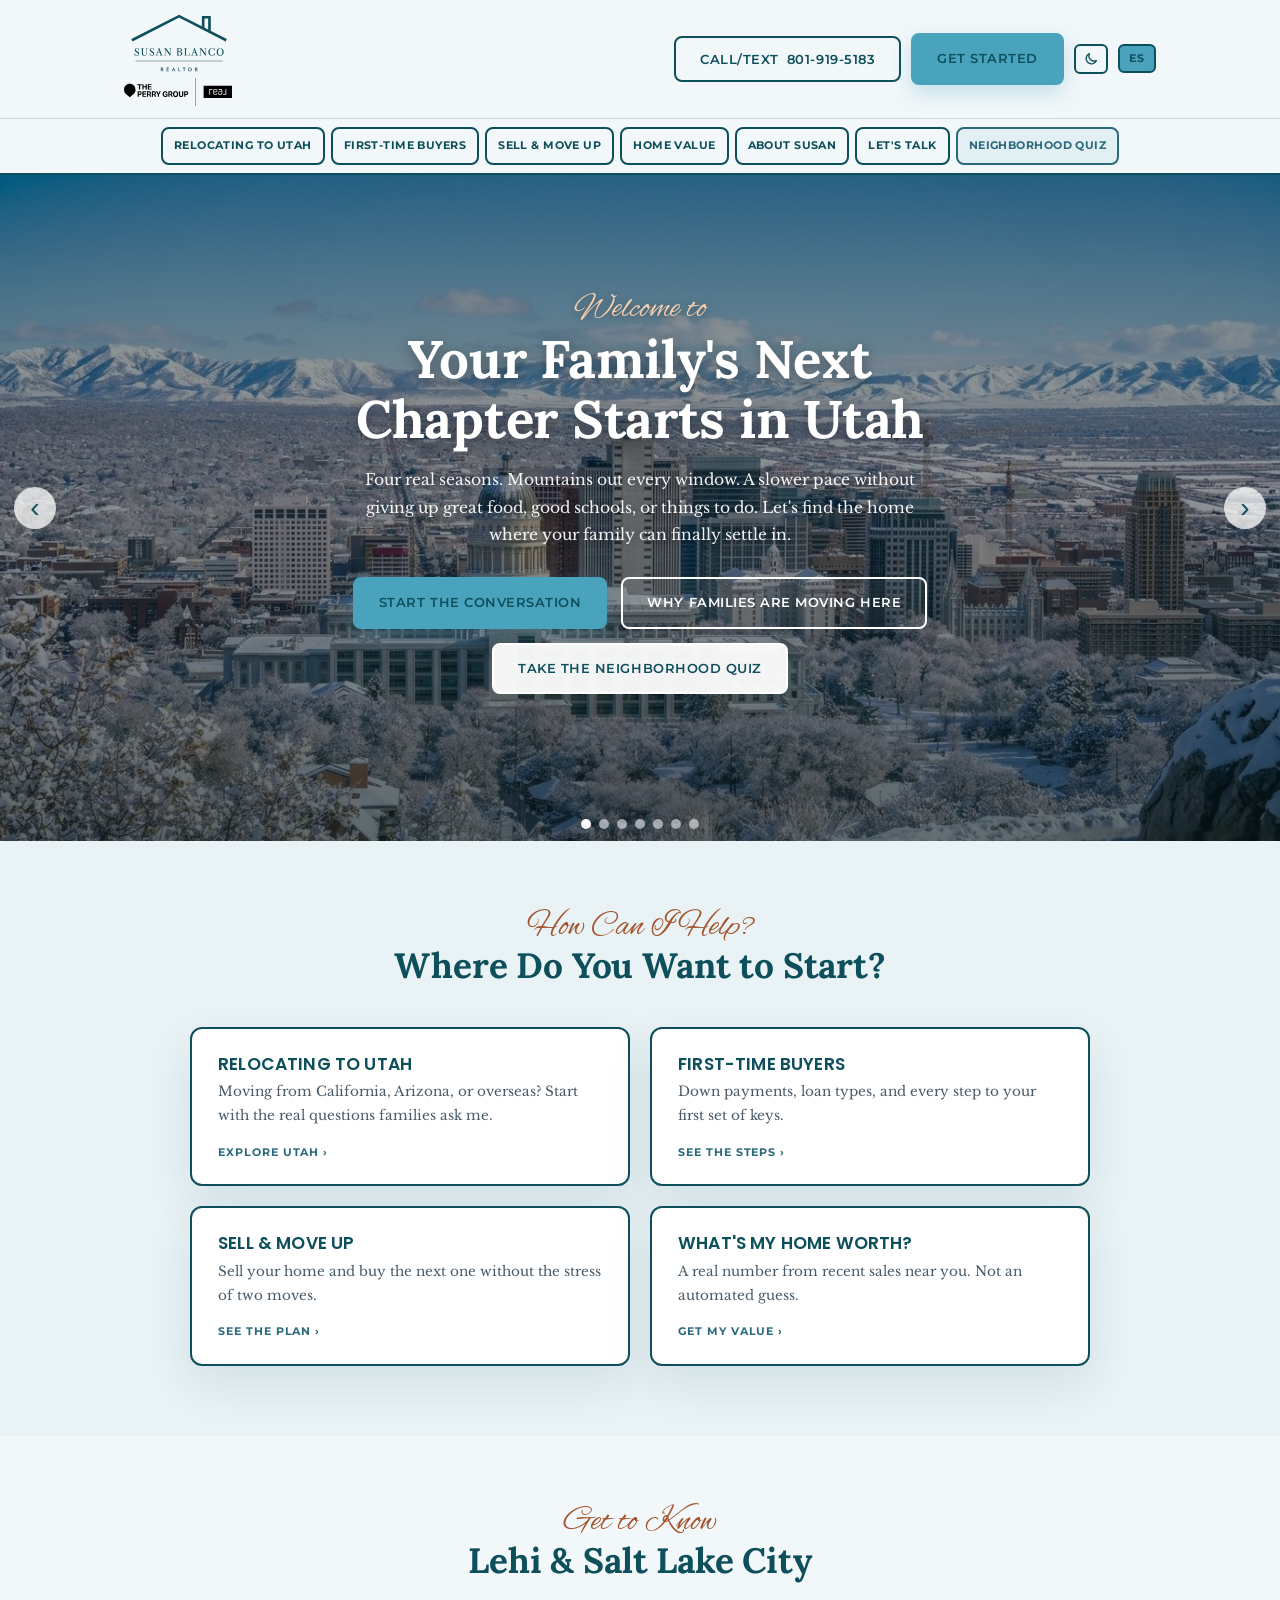
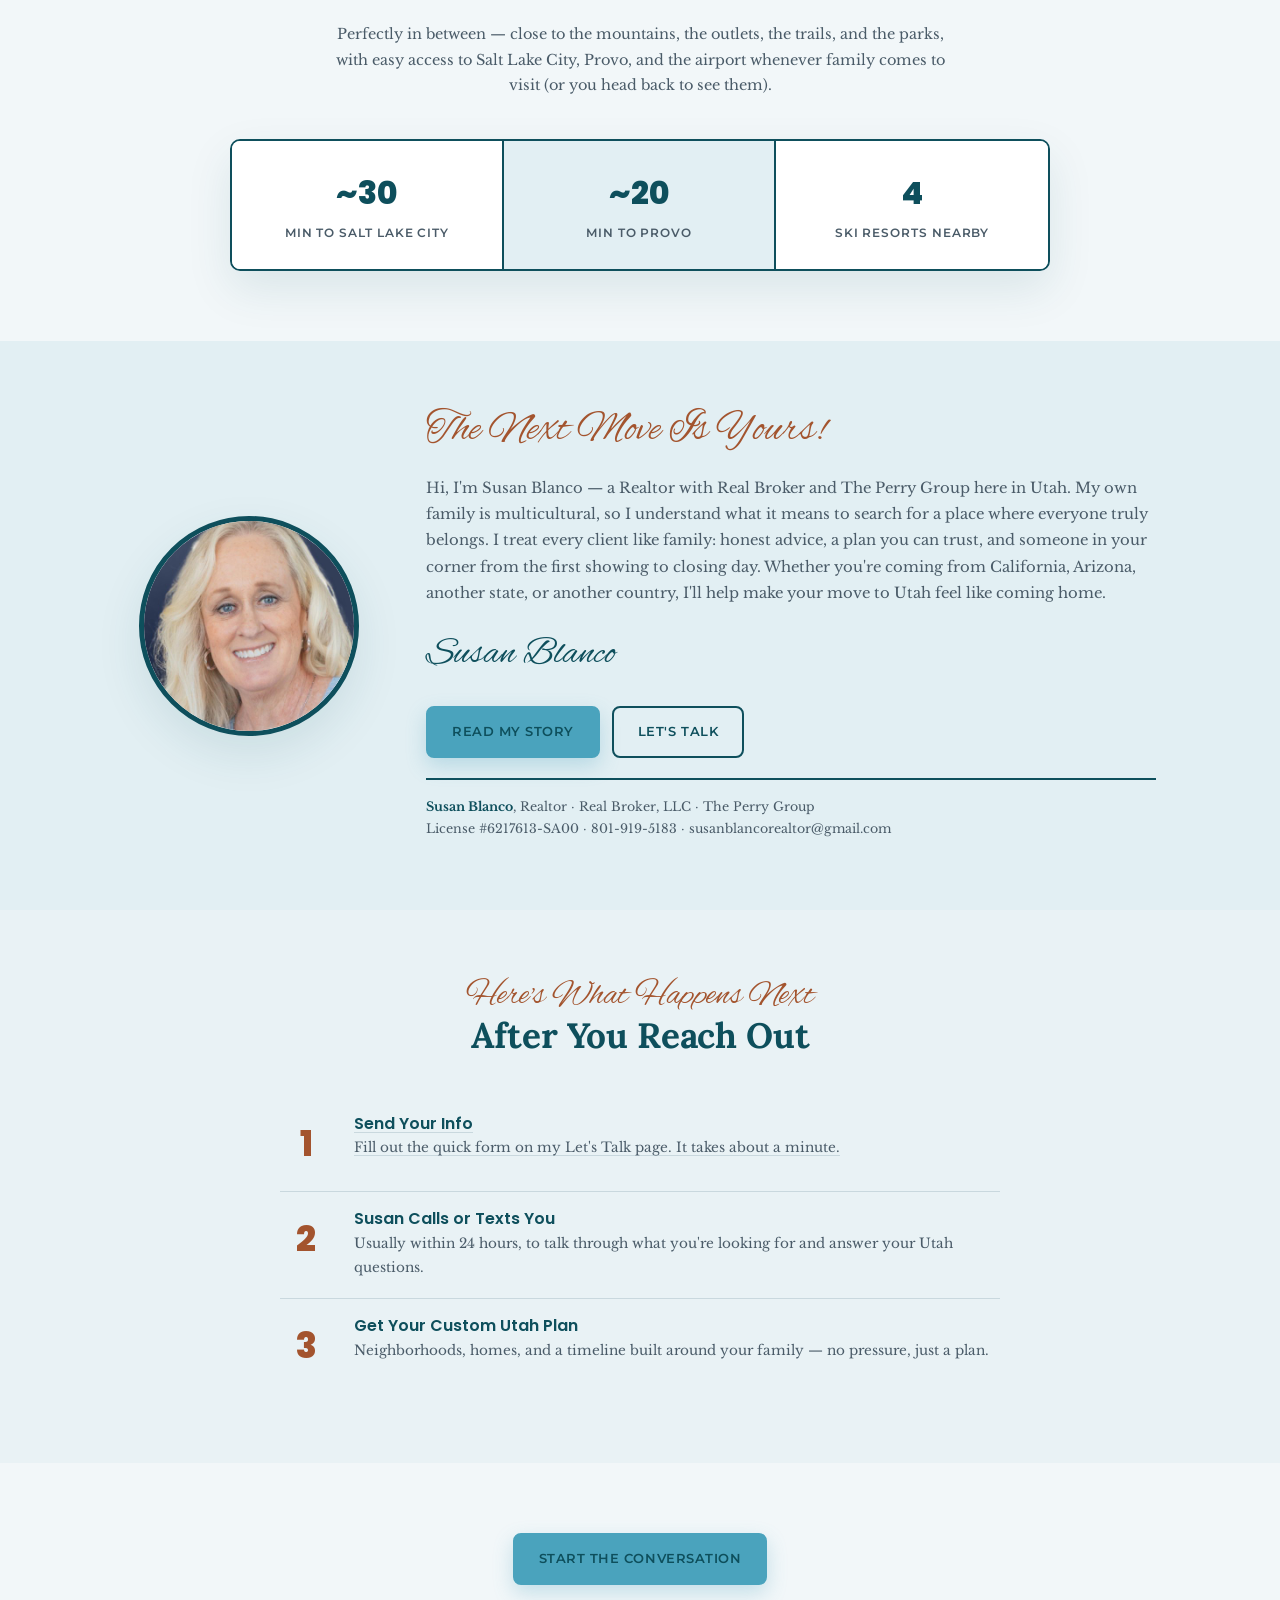
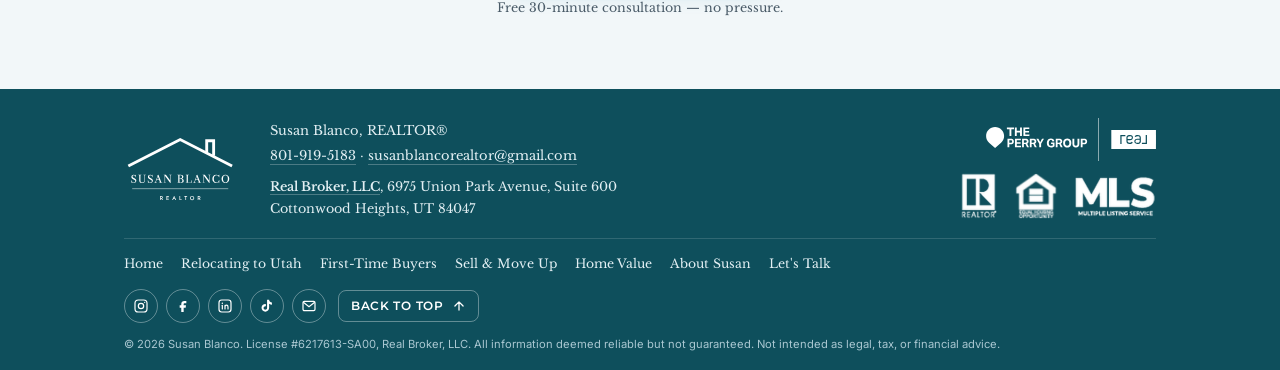
<file: index.html>
<!doctype html>
<html lang="en">
<head>
<meta charset="utf-8">
<meta name="viewport" content="width=device-width, initial-scale=1, viewport-fit=cover">
<title>Susan Blanco | Lehi &amp; Salt Lake City, UT Realtor</title>
<meta name="description" content="Moving your family to Utah? Susan Blanco, Realtor with Real Broker and The Perry Group, helps families relocate to Lehi, Draper, Salt Lake City, and the Wasatch Front.">
<link rel="canonical" href="https://move.susanfindshomes.com/">
<meta property="og:type" content="website">
<meta property="og:url" content="https://move.susanfindshomes.com/">
<meta property="og:title" content="Susan Blanco | Lehi &amp; Salt Lake City, UT Realtor">
<meta property="og:description" content="Moving your family to Utah? Susan Blanco, Realtor with Real Broker and The Perry Group, helps families relocate to Lehi, Draper, Salt Lake City, and the Wasatch Front.">
<meta property="og:image" content="https://move.susanfindshomes.com/hero-1.jpg">
<meta name="twitter:card" content="summary_large_image">
<link rel="icon" type="image/svg+xml" href="favicon.svg">
<link rel="icon" type="image/png" sizes="32x32" href="favicon-32.png">
<link rel="apple-touch-icon" href="apple-touch-icon.png">
<script>try{var t=localStorage.getItem('sb-theme');if(t==='dark'||t==='light'){document.documentElement.setAttribute('data-theme',t);}}catch(e){}</script>
<link rel="preconnect" href="https://fonts.googleapis.com">
<link rel="preconnect" href="https://fonts.gstatic.com" crossorigin>
<link href="https://fonts.googleapis.com/css2?family=Poppins:wght@400;500;600;700;800&family=Montserrat:wght@500;600;700;800&family=Lora:ital,wght@0,400;0,500;0,600;0,700;1,400&family=Inter:wght@400;500&family=Alex+Brush&family=Libre+Baskerville:ital,wght@0,400;0,700;1,400&display=swap" rel="stylesheet">
<link rel="stylesheet" href="site.css">
<script type="application/ld+json">
{
  "@context": "https://schema.org",
  "@type": "RealEstateAgent",
  "name": "Susan Blanco",
  "jobTitle": "Realtor",
  "url": "https://move.susanfindshomes.com/",
  "telephone": "+1-801-919-5183",
  "email": "susanblancorealtor@gmail.com",
  "image": "https://move.susanfindshomes.com/susan-headshot.jpg",
  "address": {
    "@type": "PostalAddress",
    "streetAddress": "6975 Union Park Avenue, Suite 600",
    "addressLocality": "Cottonwood Heights",
    "addressRegion": "UT",
    "postalCode": "84047",
    "addressCountry": "US"
  },
  "worksFor": {
    "@type": "Organization",
    "name": "Real Broker, LLC"
  },
  "areaServed": [
    {
      "@type": "City",
      "name": "Lehi",
      "containedInPlace": {
        "@type": "State",
        "name": "Utah"
      }
    },
    {
      "@type": "City",
      "name": "Draper",
      "containedInPlace": {
        "@type": "State",
        "name": "Utah"
      }
    },
    {
      "@type": "City",
      "name": "Salt Lake City",
      "containedInPlace": {
        "@type": "State",
        "name": "Utah"
      }
    }
  ],
  "description": "Realtor helping relocating families, first-time buyers, and sellers moving up find homes in Lehi, Draper, and Salt Lake City, Utah."
}
</script>
</head>
<body data-page="home" data-title-es="Susan Blanco | Agente de Bienes Raíces en Utah">
<header>
  <div class="nav wrap">
    <a class="brand brand-logos" href="index.html" aria-label="Susan Blanco, Realtor. The Perry Group, Real Broker, LLC">
      <img class="hdr-logo hdr-light" src="logo-susan.svg" alt="Susan Blanco, Realtor" width="75" height="46">
      <img class="hdr-tpg hdr-light" src="logo-tpg.svg" alt="The Perry Group, Real Broker, LLC" width="84" height="21">
      <img class="hdr-logo hdr-dark" src="logo-susan-dark.svg" alt="" width="75" height="46">
      <img class="hdr-tpg hdr-dark" src="logo-tpg-dark.svg" alt="" width="84" height="21">
    </a>
    <div class="nav-cta">
      <div class="call-wrap">
        <button type="button" class="btn btn-ghost" id="call-btn" aria-haspopup="true" aria-expanded="false" aria-controls="call-menu"><span class="long">Call/Text</span> <span class="phone-num">801-919-5183</span></button>
        <div class="call-menu" id="call-menu" hidden>
          <a class="cm-call" href="tel:+18019195183" target="_blank" rel="noopener">Call 801-919-5183</a>
          <a class="cm-text" href="sms:+18019195183" target="_blank" rel="noopener">Text 801-919-5183</a>
          <button type="button" class="cm-copy" id="cm-copy">Copy number</button>
        </div>
      </div>
      <a class="btn btn-primary" href="contact.html">Get Started</a>
      <button type="button" class="theme-btn" id="theme-btn" aria-label="Switch to dark mode"><svg class="i-moon" viewBox="0 0 24 24" fill="none" stroke="currentColor" stroke-width="2" stroke-linecap="round" stroke-linejoin="round" aria-hidden="true"><path d="M20 14.5A8 8 0 0 1 9.5 4a8 8 0 1 0 10.5 10.5z"/></svg><svg class="i-sun" viewBox="0 0 24 24" fill="none" stroke="currentColor" stroke-width="2" stroke-linecap="round" aria-hidden="true"><circle cx="12" cy="12" r="4.5"/><path d="M12 2v2M12 20v2M4.9 4.9l1.4 1.4M17.7 17.7l1.4 1.4M2 12h2M20 12h2M4.9 19.1l1.4-1.4M17.7 6.3l1.4-1.4"/></svg></button>
      <button type="button" class="lang-btn" id="lang-btn" lang="es" aria-label="Ver en español">ES</button>
    </div>
  </div>
  <nav class="subnav" aria-label="Site pages">
    <div class="subnav-inner wrap">
      <a class="navbtn" href="relocating.html">Relocating to Utah</a>
      <a class="navbtn" href="first-time-buyers.html">First-Time Buyers</a>
      <a class="navbtn" href="sell-move-up.html">Sell &amp; Move Up</a>
      <a class="navbtn" href="home-value.html">Home Value</a>
      <a class="navbtn" href="about.html">About Susan</a>
      <a class="navbtn" href="contact.html">Let's Talk</a>
      <a class="navbtn navbtn-quiz" data-quiz href="quiz.html" target="_blank" rel="noopener">Neighborhood Quiz</a>
    </div>
  </nav>
</header>

<main>
<section class="hero hero-over">
  <div class="hero-inner">
    <span class="script script-eyebrow">Welcome to</span>
    <h1>Your Family's Next Chapter Starts in Utah</h1>
    <p class="lead">Four real seasons. Mountains out every window. A slower pace without giving up great food, good schools, or things to do. Let's find the home where your family can finally settle in.</p>
    <div class="hero-btns">
      <a class="btn btn-primary" href="contact.html">Start the Conversation</a>
      <a class="btn btn-ghost" href="relocating.html">Why Families Are Moving Here</a>
      <a class="btn btn-gold" data-quiz href="quiz.html" target="_blank" rel="noopener">Take the Neighborhood Quiz</a>
    </div>
  </div>
  <div class="hero-photo hero-slider" id="hero-slider" aria-roledescription="carousel" aria-label="Utah photos">
    <img class="hs-slide is-active" src="hero-7.jpg" alt="Downtown Salt Lake City under fresh snow with the Wasatch Mountains behind" width="1376" height="768" fetchpriority="high">
    <img class="hs-slide" src="hero-1.jpg" alt="Snow-capped Wasatch Mountains rising above Utah Lake and a Utah County neighborhood" width="1600" height="900" loading="lazy">
    <img class="hs-slide" src="hero-2.jpg" alt="Wasatch Mountains glowing pink at sunset above a Utah County neighborhood and pond" width="1584" height="672" loading="lazy">
    <img class="hs-slide" src="hero-3.jpg" alt="Historic brick storefronts on Center Street in downtown Provo, Utah" width="1600" height="900" loading="lazy">
    <img class="hs-slide" src="hero-4.jpg" style="object-position:50% 25%" alt="Pink sunset over the Wasatch Mountains above a winding road and Utah County neighborhoods" width="1375" height="768" loading="lazy">
    <img class="hs-slide" src="hero-5.jpg" alt="Tall evergreen trees reflected in a calm mountain lake in Utah" width="1600" height="900" loading="lazy">
    <img class="hs-slide" src="hero-6.jpg" style="object-position:50% 25%" alt="Red maple and golden aspen trees along a canyon road below a mountain peak in a Utah fall" width="1376" height="768" loading="lazy">
    <button type="button" class="hs-arrow hs-prev" aria-label="Previous photo">&#8249;</button>
    <button type="button" class="hs-arrow hs-next" aria-label="Next photo">&#8250;</button>
    <div class="hs-dots" role="group" aria-label="Choose photo"></div>
  </div>
</section>

<section class="section why">
  <div class="wrap">
    <div class="section-head">
      <span class="script script-eyebrow">How Can I Help?</span>
      <h2>Where Do You Want to Start?</h2>
    </div>
    <div class="start-grid">
      <a class="start-card" href="relocating.html"><h3>Relocating to Utah</h3><p>Moving from California, Arizona, or overseas? Start with the real questions families ask me.</p><span class="go">Explore Utah &rsaquo;</span></a>
      <a class="start-card" href="first-time-buyers.html"><h3>First-Time Buyers</h3><p>Down payments, loan types, and every step to your first set of keys.</p><span class="go">See the steps &rsaquo;</span></a>
      <a class="start-card" href="sell-move-up.html"><h3>Sell &amp; Move Up</h3><p>Sell your home and buy the next one without the stress of two moves.</p><span class="go">See the plan &rsaquo;</span></a>
      <a class="start-card" href="home-value.html"><h3>What's My Home Worth?</h3><p>A real number from recent sales near you. Not an automated guess.</p><span class="go">Get my value &rsaquo;</span></a>
    </div>
  </div>
</section>

<section class="section location">
  <div class="wrap">
    <div class="section-head">
      <span class="script script-eyebrow">Get to Know</span>
      <h2>Lehi &amp; Salt Lake City</h2>
    </div>
    <div class="location-copy">
      <p>Perfectly in between &mdash; close to the mountains, the outlets, the trails, and the parks, with easy access to Salt Lake City, Provo, and the airport whenever family comes to visit (or you head back to see them).</p>
    </div>
    <div class="stat-table">
      <div class="stat-cell"><div class="num">~30</div><div class="label">Min to Salt Lake City</div></div>
      <div class="stat-cell"><div class="num">~20</div><div class="label">Min to Provo</div></div>
      <div class="stat-cell"><div class="num">4</div><div class="label">Ski Resorts Nearby</div></div>
    </div>
  </div>
</section>
<section class="section about">
  <div class="wrap">
    <div class="about-grid">
      <div class="about-photo"><img src="susan-headshot.jpg" alt="Susan Blanco, Utah Realtor with Real Broker" width="480" height="480" loading="lazy"></div>
      <div class="about-text">
        <span class="script">The Next Move Is Yours!</span>
        <p>Hi, I'm Susan Blanco &mdash; a Realtor with Real Broker and The Perry Group here in Utah. My own family is multicultural, so I understand what it means to search for a place where everyone truly belongs. I treat every client like family: honest advice, a plan you can trust, and someone in your corner from the first showing to closing day. Whether you're coming from California, Arizona, another state, or another country, I'll help make your move to Utah feel like coming home.</p>
        <span class="signature">Susan Blanco</span>
        <div class="about-btns"><a class="btn btn-primary" href="about.html">Read My Story</a><a class="btn btn-ghost" href="contact.html">Let's Talk</a></div>
        <div class="credentials">
          <strong>Susan Blanco</strong>, Realtor &middot; Real Broker, LLC &middot; The Perry Group<br>
          License #6217613-SA00 &middot; 801-919-5183 &middot; susanblancorealtor@gmail.com
        </div>
      </div>
    </div>
  </div>
</section>
<section class="section process">
  <div class="wrap">
    <div class="section-head">
      <span class="script script-eyebrow">Here's What Happens Next</span>
      <h2>After You Reach Out</h2>
    </div>
    <div class="step-list">
      <div class="step first">
        <div class="step-num">1</div>
        <div><h3>Send Your Info</h3><p>Fill out the quick form on my Let's Talk page. It takes about a minute.</p></div>
      </div>
      <div class="step">
        <div class="step-num">2</div>
        <div><h3>Susan Calls or Texts You</h3><p>Usually within 24 hours, to talk through what you're looking for and answer your Utah questions.</p></div>
      </div>
      <div class="step">
        <div class="step-num">3</div>
        <div><h3>Get Your Custom Utah Plan</h3><p>Neighborhoods, homes, and a timeline built around your family &mdash; no pressure, just a plan.</p></div>
      </div>
    </div>
  </div>
</section>

<section class="section form-section">
  <div class="wrap">
    <div class="cta-row" style="margin-top:0">
      <a class="btn btn-primary" href="contact.html">Start the Conversation</a>
      <p>Free 30-minute consultation &mdash; no pressure.</p>
    </div>
  </div>
</section>
</main>

<footer>
  <div class="wrap">
    <div class="fa">
      <img class="footer-logo" src="logo-susan-footer.svg" alt="Susan Blanco, Realtor" width="170" height="105">
      <div>
        <p class="contact-line">Susan Blanco, REALTOR&reg;</p>
        <p class="contact-line"><a class="contact-link" href="tel:+18019195183">801-919-5183</a> &middot; <a class="contact-link" href="mailto:susanblancorealtor@gmail.com">susanblancorealtor@gmail.com</a></p>
        <address><a href="https://www.utahrealestate.com/roster/office.listings.report/id/71477" target="_blank" rel="noopener">Real Broker, LLC</a>, 6975 Union Park Avenue, Suite 600<br>Cottonwood Heights, UT 84047</address>
      </div>
      <div class="fa-right">
        <svg xmlns="http://www.w3.org/2000/svg" class="broker-logo" role="img" aria-label="The Perry Group and Real Broker, LLC" viewBox="0 0 1667 426" fill="none"> <g clip-path="url(#clip0_354_131)"> <path d="M230.284 109.225H204.842V93.235H274.287V109.225H248.727V176.569H230.284V109.225Z" fill="#ffffff"/> <path d="M333.809 141.788H301.363V176.567H283.038V93.2338H301.363V125.33H333.809V93.2338H352.25V176.567H333.809V141.788Z" fill="#ffffff"/> <path d="M366.72 93.235H424.495V108.058H384.811V126.616H422.159V141.439H384.811V161.747H426.828L424.961 176.57H366.72V93.235Z" fill="#ffffff"/> <path d="M210.56 203.465H240.557C248.57 203.465 254.95 204.573 259.698 206.791C264.443 209.007 267.868 212.12 269.969 216.127C272.069 220.135 273.12 224.862 273.12 230.309C273.12 235.91 272.05 240.795 269.91 244.956C267.769 249.119 264.326 252.348 259.581 254.644C254.833 256.94 248.531 258.087 240.674 258.087H228.302V286.798H210.56V203.465ZM255.963 230.542C255.963 226.264 254.872 223.131 252.694 221.147C250.514 219.163 246.468 218.171 240.557 218.171H228.302V243.379H240.674C246.664 243.379 250.71 242.272 252.81 240.054C254.911 237.837 255.963 234.667 255.963 230.542Z" fill="#ffffff"/> <path d="M283.971 203.465H341.744V218.287H302.062V236.846H339.41V251.669H302.062V271.977H344.077L342.211 286.8H283.971V203.465Z" fill="#ffffff"/> <path d="M353.766 203.465H385.162C393.021 203.465 399.303 204.555 404.011 206.733C408.719 208.913 412.123 211.926 414.224 215.779C416.325 219.631 417.376 224.008 417.376 228.91C417.376 234.202 416.286 238.791 414.107 242.682C411.927 246.572 408.581 249.683 404.07 252.018L421.46 286.798H402.202L387.613 255.986C386.989 255.986 386.367 256.007 385.746 256.044C385.123 256.084 384.501 256.103 383.88 256.103H371.273V286.798H353.766V203.465ZM399.635 229.491C399.635 225.601 398.506 222.663 396.251 220.679C393.993 218.696 389.907 217.702 383.996 217.702H371.273V241.98H384.697C390.453 241.98 394.384 240.912 396.485 238.769C398.585 236.631 399.636 233.538 399.636 229.491H399.635Z" fill="#ffffff"/> <path d="M429.747 203.465H461.143C469.001 203.465 475.283 204.555 479.992 206.733C484.698 208.913 488.103 211.926 490.204 215.779C492.305 219.631 493.356 224.008 493.356 228.91C493.356 234.202 492.265 238.791 490.088 242.682C487.908 246.572 484.561 249.683 480.05 252.018L497.441 286.798H478.181L463.592 255.986C462.97 255.986 462.347 256.007 461.726 256.044C461.102 256.084 460.48 256.103 459.859 256.103H447.254V286.798H429.747V203.465ZM475.615 229.491C475.615 225.601 474.486 222.663 472.23 220.679C469.973 218.696 465.888 217.702 459.975 217.702H447.254V241.98H460.676C466.432 241.98 470.364 240.912 472.465 238.769C474.565 236.631 475.616 233.538 475.616 229.491H475.615Z" fill="#ffffff"/> <path d="M521.833 253.652L493.705 203.465H513.664L531.171 238.829L549.028 203.465H568.286L540.392 253.652V286.798H521.834V253.652H521.833Z" fill="#ffffff"/> <path d="M596.763 245.364C596.763 236.493 598.298 228.772 601.373 222.196C604.445 215.622 608.938 210.506 614.853 206.849C620.767 203.192 627.925 201.364 636.33 201.364C646.21 201.364 653.991 203.68 659.673 208.308C665.351 212.938 668.932 219.26 670.409 227.273L652.203 229.257C651.19 225.368 649.518 222.332 647.184 220.153C644.849 217.975 641.192 216.884 636.213 216.884C631.311 216.884 627.361 218.091 624.365 220.502C621.368 222.914 619.191 226.221 617.83 230.423C616.468 234.623 615.788 239.488 615.788 245.012C615.788 254.116 617.577 261.119 621.157 266.021C624.735 270.921 630.416 273.374 638.197 273.374C644.654 273.374 650.103 272.012 654.539 269.289V255.633H638.314V241.044H671.694V277.459C667.259 281.193 662.007 284.035 655.939 285.979C649.869 287.923 643.722 288.897 637.497 288.897C624.502 288.897 614.464 285.103 607.385 277.517C600.304 269.931 596.765 259.214 596.765 245.362L596.763 245.364Z" fill="#ffffff"/> <path d="M684.179 203.465H715.575C723.434 203.465 729.715 204.555 734.424 206.733C739.132 208.913 742.536 211.926 744.637 215.779C746.737 219.631 747.788 224.008 747.788 228.91C747.788 234.202 746.697 238.791 744.52 242.682C742.34 246.572 738.994 249.683 734.482 252.018L751.873 286.798H732.615L718.026 255.986C717.402 255.986 716.78 256.007 716.159 256.044C715.536 256.084 714.914 256.103 714.291 256.103H701.686V286.798H684.179V203.465ZM730.047 229.491C730.047 225.601 728.919 222.663 726.663 220.679C724.406 218.696 720.32 217.702 714.409 217.702H701.686V241.98H715.109C720.866 241.98 724.797 240.912 726.897 238.769C728.998 236.631 730.049 233.538 730.049 229.491H730.047Z" fill="#ffffff"/> <path d="M756.193 245.364C756.193 236.026 757.844 228.072 761.152 221.496C764.459 214.922 769.147 209.923 775.217 206.499C781.286 203.076 788.406 201.364 796.576 201.364C804.746 201.364 811.825 203.056 817.818 206.441C823.808 209.824 828.419 214.747 831.648 221.205C834.876 227.665 836.492 235.523 836.492 244.781C836.492 254.118 834.857 262.076 831.59 268.649C828.321 275.225 823.691 280.244 817.701 283.705C811.708 287.167 804.55 288.899 796.224 288.899C788.054 288.899 780.974 287.207 774.983 283.822C768.99 280.437 764.363 275.517 761.094 269.058C757.826 262.601 756.193 254.702 756.193 245.364ZM775.334 245.131C775.334 253.847 777.085 260.674 780.586 265.615C784.087 270.557 789.34 273.026 796.342 273.026C803.266 273.026 808.499 270.557 812.039 265.615C815.578 260.674 817.35 253.847 817.35 245.131C817.35 236.416 815.579 229.59 812.039 224.648C808.499 219.707 803.265 217.237 796.342 217.237C789.34 217.237 784.087 219.707 780.586 224.648C777.085 229.59 775.334 236.418 775.334 245.131Z" fill="#ffffff"/> <path d="M847.462 252.601V203.465H865.902V253.418C865.902 260.033 867.128 264.955 869.579 268.182C872.031 271.413 876.017 273.026 881.543 273.026C887.222 273.026 891.23 271.413 893.565 268.182C895.899 264.956 897.066 260.033 897.066 253.418V203.465H915.507V252.833C915.507 265.051 912.57 274.115 906.695 280.029C900.82 285.944 892.357 288.899 881.31 288.899C870.262 288.899 861.858 285.962 856.101 280.087C850.342 274.214 847.464 265.051 847.464 252.601H847.462Z" fill="#ffffff"/> <path d="M929.161 203.465H959.157C967.171 203.465 973.551 204.573 978.299 206.791C983.043 209.007 986.469 212.12 988.57 216.127C990.671 220.135 991.721 224.862 991.721 230.309C991.721 235.91 990.651 240.795 988.511 244.956C986.37 249.119 982.926 252.348 978.181 254.644C973.435 256.94 967.131 258.087 959.273 258.087H946.903V286.798H929.161V203.465ZM974.563 230.542C974.563 226.264 973.472 223.131 971.295 221.147C969.115 219.163 965.069 218.171 959.157 218.171H946.903V243.379H959.273C965.265 243.379 969.311 242.272 971.412 240.054C973.512 237.837 974.563 234.667 974.563 230.542Z" fill="#ffffff"/> <path d="M177.559 177.068C177.559 128.153 137.907 88.5003 88.991 88.5003C40.075 88.5003 0.420898 128.153 0.420898 177.068C0.420898 203.201 11.8096 226.619 29.8133 242.828C29.777 242.881 29.7549 242.94 29.7225 242.989L88.9794 293.632L147.823 243.341C147.794 243.3 147.768 243.258 147.74 243.221C165.991 226.995 177.559 203.411 177.559 177.068Z" fill="#ffffff"/> <path d="M1106.7 425.857V0.857483H1101.61V425.857H1106.7Z" fill="#ffffff"/> <path d="M1470.18 217.953C1466.88 220.399 1465.19 224.135 1465.19 228.964C1465.19 233.793 1466.84 237.186 1470.1 239.516C1473.39 241.875 1478.38 243.07 1484.95 243.07C1493.57 243.07 1499.67 241.216 1503.6 237.401C1505.63 235.455 1506.97 232.227 1506.97 222.804V214.227H1484.84C1478.42 214.227 1473.49 215.515 1470.18 217.953H1470.18ZM1228.74 116.58V304.313H1666.83V116.58H1228.74ZM1366.79 166.368V178.365L1366.09 178.357L1329.38 178.117L1329.41 254.721H1317.24V166.368H1366.79ZM1393.37 238.498C1396.67 241.507 1401.71 242.97 1408.77 242.97C1418.06 242.97 1424.77 239.904 1429.27 233.598L1429.8 232.856L1430.46 233.487L1438.55 241.203L1438.11 241.77C1434.25 246.721 1430 250.088 1425.11 252.071C1420.4 253.932 1415.4 254.724 1408.38 254.724C1396.77 254.724 1389.03 252.487 1384 247.689C1379.2 243.114 1376.99 236.251 1376.99 226.093V192.303C1376.99 185.753 1378.65 180.954 1382.41 176.753C1387.25 171.342 1395.44 167.423 1402.79 167.001C1404.36 166.868 1406.03 166.8 1407.76 166.8C1409.9 166.8 1411.72 166.857 1413.33 166.983C1423.03 167.381 1429.83 169.902 1434.74 174.92C1439.02 179.309 1440.84 184.451 1440.84 192.145C1440.84 200.434 1438.48 206.287 1433.43 210.606C1428.24 215.037 1421.35 217.061 1411.75 217.061H1388.6V225.053C1388.6 231.176 1390.15 235.576 1393.37 238.498ZM1518.58 228.591C1518.58 235.145 1516.92 239.939 1513.16 244.141C1508.32 249.551 1500.13 253.474 1492.77 253.897C1491.21 254.025 1489.53 254.094 1487.8 254.094C1485.67 254.094 1483.85 254.033 1482.24 253.907C1472.54 253.509 1465.73 250.985 1460.83 245.961C1456.55 241.573 1454.73 236.421 1454.73 228.729C1454.73 220.436 1457.08 214.563 1462.14 210.243C1467.33 205.812 1474.22 203.746 1483.82 203.746H1506.97V195.843C1506.97 189.72 1505.42 185.32 1502.2 182.394C1498.89 179.385 1493.86 177.922 1486.79 177.922C1477.5 177.922 1470.8 180.988 1466.3 187.295L1465.77 188.036L1465.1 187.405L1457.53 180.184L1457.01 179.689L1457.45 179.122C1461.31 174.171 1465.56 170.804 1470.45 168.821C1475.16 166.96 1480.16 166.168 1487.18 166.168C1498.79 166.168 1506.53 168.405 1511.57 173.203C1516.36 177.779 1518.57 184.641 1518.57 194.799V228.589L1518.58 228.591ZM1578.33 254.721H1528.77V242.531L1529.48 242.535L1566.19 242.775L1566.15 166.369H1578.33V254.723L1578.33 254.721ZM1425.38 202.897C1428.69 200.451 1430.37 196.761 1430.37 191.932C1430.37 187.103 1428.72 183.71 1425.47 181.38C1422.18 179.021 1417.18 177.827 1410.62 177.827C1401.99 177.827 1395.89 179.677 1391.96 183.495C1389.94 185.439 1388.6 188.669 1388.6 198.092V206.578H1410.73C1417.14 206.578 1422.07 205.337 1425.38 202.897Z" fill="#ffffff"/> </g> <defs> <clipPath id="clip0_354_131"> <rect width="1666.41" height="425" fill="#0e4f5c" transform="translate(0.422852 0.857544)"/> </clipPath> </defs> </svg>
        <div class="compliance" aria-label="REALTOR, Equal Housing Opportunity, and MLS logos">
          <img class="clogo" src="realtor-logo.png" alt="REALTOR&reg;" width="76" height="91">
          <img class="clogo" src="equal-housing-logo.png" alt="Equal Housing Opportunity" width="89" height="95">
          <img class="clogo clogo-mls" src="mls-logo.png" alt="MLS, Multiple Listing Service" width="163" height="81">
        </div>
      </div>
    </div>
    <div class="fa-bot">
      <nav class="fa-links" aria-label="Footer">
        <a href="index.html">Home</a><a href="relocating.html">Relocating to Utah</a><a href="first-time-buyers.html">First-Time Buyers</a><a href="sell-move-up.html">Sell &amp; Move Up</a><a href="home-value.html">Home Value</a><a href="about.html">About Susan</a><a href="contact.html">Let's Talk</a>
      </nav>
      <div class="fa-actions">
        <div class="socials">
        <a href="https://www.instagram.com/susanblancorealtor/" target="_blank" rel="noopener" aria-label="Susan Blanco on Instagram"><svg viewBox="0 0 24 24" fill="none" stroke="currentColor" stroke-width="1.8" aria-hidden="true"><rect x="3" y="3" width="18" height="18" rx="5"/><circle cx="12" cy="12" r="4"/><circle cx="17.5" cy="6.5" r="1" fill="currentColor" stroke="none"/></svg></a>
        <a href="https://www.facebook.com/susansblanco" target="_blank" rel="noopener" aria-label="Susan Blanco on Facebook"><svg viewBox="0 0 24 24" fill="currentColor" aria-hidden="true"><path d="M14.2 8H17V4.5h-3c-2.9 0-4.6 1.8-4.6 4.7V11H7v3.5h2.4V21H13v-6.5h3l.5-3.5H13V9.3c0-.8.4-1.3 1.2-1.3z"/></svg></a>
        <a href="https://www.linkedin.com/in/susanblancorealtor/" target="_blank" rel="noopener" aria-label="Susan Blanco on LinkedIn"><svg viewBox="0 0 24 24" fill="none" stroke="currentColor" stroke-width="1.8" stroke-linecap="round" aria-hidden="true"><rect x="3" y="3" width="18" height="18" rx="4"/><path d="M8 11v5.5"/><circle cx="8" cy="7.8" r="1.1" fill="currentColor" stroke="none"/><path d="M12 16.5v-5.5M12 13.4c0-1.7 1-2.6 2.3-2.6s2.2.9 2.2 2.6v3.1"/></svg></a>
        <a href="https://www.tiktok.com/@susanblancorealtor" target="_blank" rel="noopener" aria-label="Susan Blanco on TikTok"><svg viewBox="0 0 24 24" fill="currentColor" aria-hidden="true"><path d="M16.6 5.8c-.9-1-1.4-2.2-1.4-3.3h-3.1v12.4c0 1.4-1.2 2.6-2.6 2.6s-2.6-1.2-2.6-2.6 1.2-2.6 2.6-2.6c.3 0 .5 0 .8.1V9.2c-.3 0-.5-.1-.8-.1-3.1 0-5.7 2.6-5.7 5.7s2.6 5.7 5.7 5.7 5.7-2.6 5.7-5.7V8.6c1.2.9 2.7 1.4 4.2 1.4V6.9c-1.1 0-2.1-.4-2.8-1.1z"/></svg></a>
        <a href="mailto:susanblancorealtor@gmail.com" aria-label="Email Susan Blanco"><svg viewBox="0 0 24 24" fill="none" stroke="currentColor" stroke-width="1.8" aria-hidden="true"><rect x="3" y="5" width="18" height="14" rx="2"/><path d="M3.5 6.5l8.5 6.5 8.5-6.5"/></svg></a>
      </div>
        <button type="button" class="top-btn" id="top-btn"><span class="top-label">Back to Top</span> <svg viewBox="0 0 24 24" width="14" height="14" fill="none" stroke="currentColor" stroke-width="2.2" stroke-linecap="round" stroke-linejoin="round" aria-hidden="true"><path d="M12 19V5M5 12l7-7 7 7"/></svg></button>
      </div>
    </div>
    <div class="legal">
      &copy; <span id="year"></span> Susan Blanco. License #6217613-SA00, Real Broker, LLC. All information deemed reliable but not guaranteed. Not intended as legal, tax, or financial advice.
    </div>
  </div>
</footer>

<script src="site.js"></script>
</body>
</html>
</file>
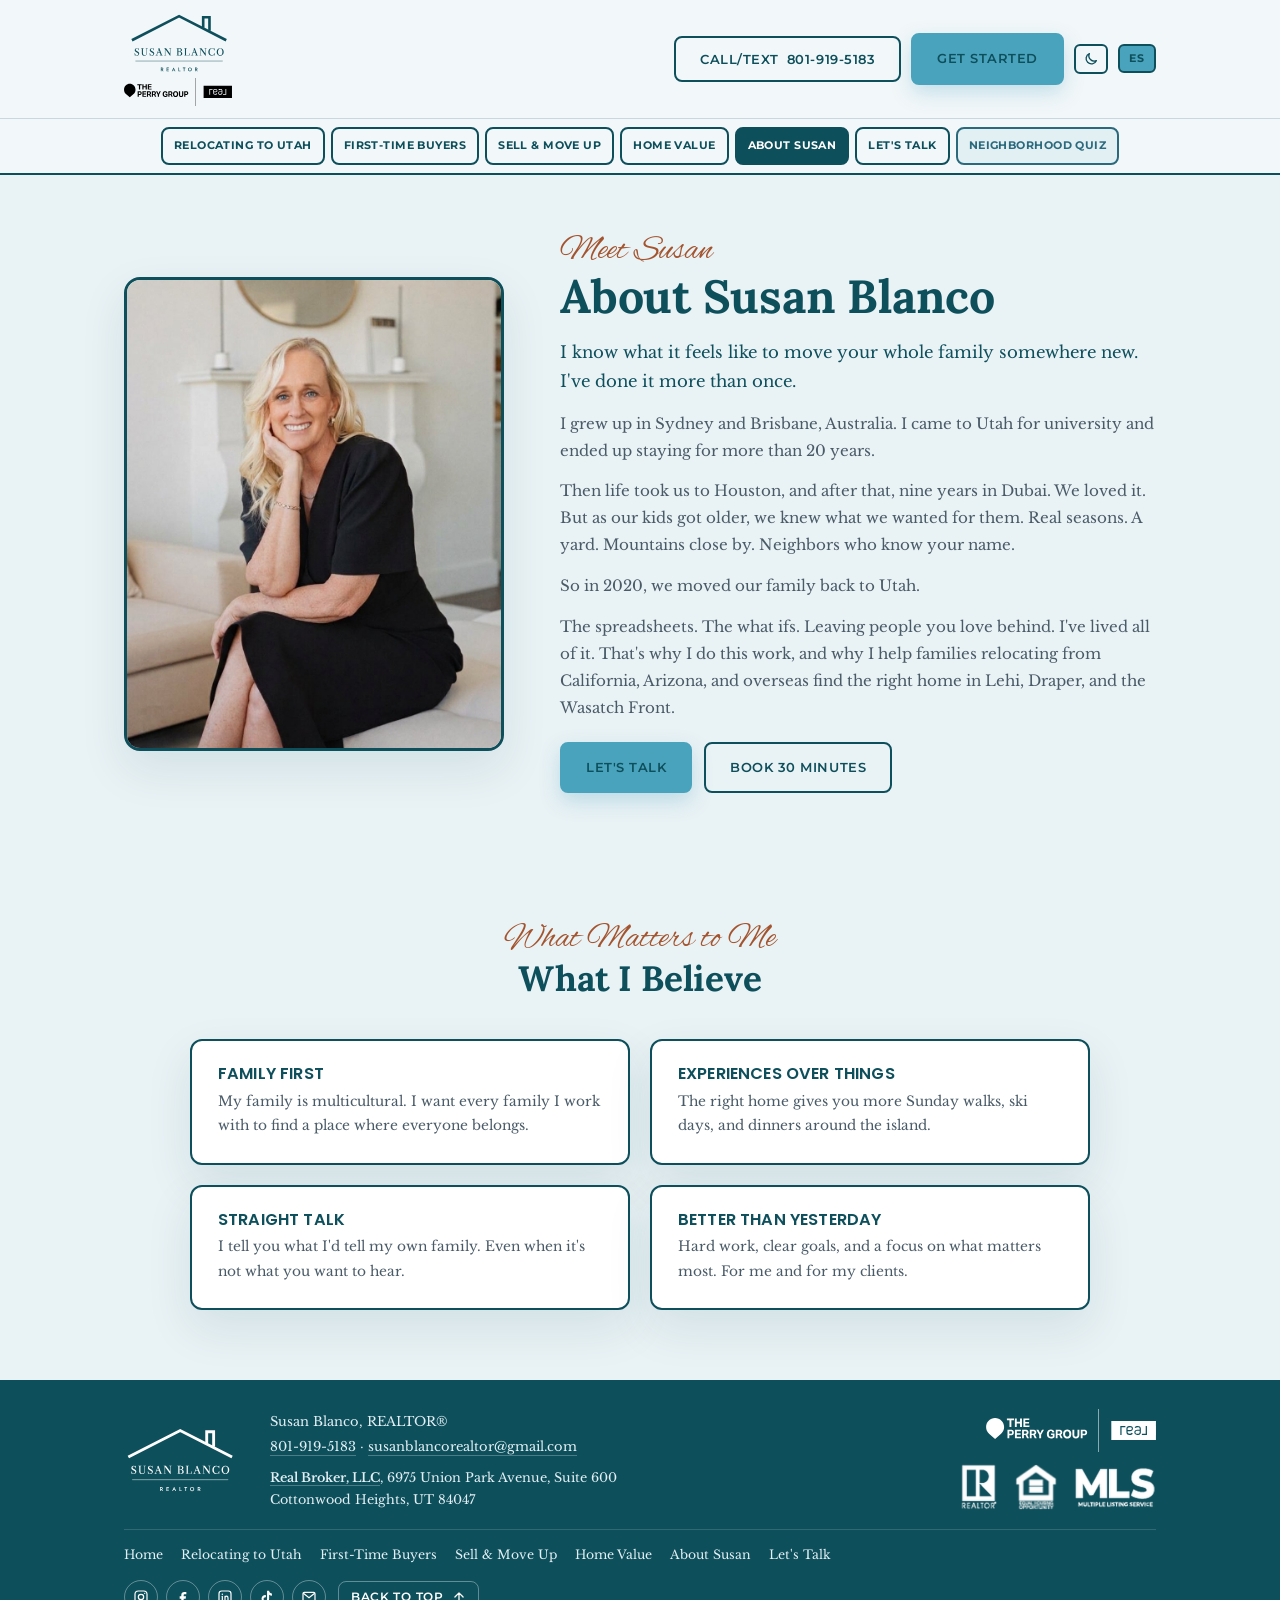
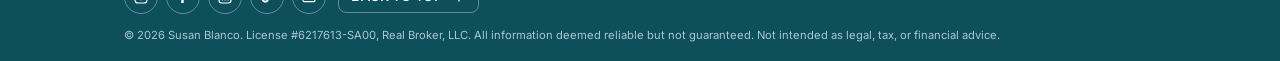
<file: about.html>
<!doctype html>
<html lang="en">
<head>
<meta charset="utf-8">
<meta name="viewport" content="width=device-width, initial-scale=1, viewport-fit=cover">
<title>About Susan Blanco | Utah Realtor</title>
<meta name="description" content="Meet Susan Blanco: raised in Australia, 20+ years in Utah, then Houston and Dubai before moving her family back in 2020. Now she helps relocating families find home on the Wasatch Front.">
<link rel="canonical" href="https://move.susanfindshomes.com/about.html">
<meta property="og:type" content="website">
<meta property="og:url" content="https://move.susanfindshomes.com/about.html">
<meta property="og:title" content="About Susan Blanco | Utah Realtor">
<meta property="og:description" content="Meet Susan Blanco: raised in Australia, 20+ years in Utah, then Houston and Dubai before moving her family back in 2020. Now she helps relocating families find home on the Wasatch Front.">
<meta property="og:image" content="https://move.susanfindshomes.com/hero-1.jpg">
<meta name="twitter:card" content="summary_large_image">
<link rel="icon" type="image/svg+xml" href="favicon.svg">
<link rel="icon" type="image/png" sizes="32x32" href="favicon-32.png">
<link rel="apple-touch-icon" href="apple-touch-icon.png">
<script>try{var t=localStorage.getItem('sb-theme');if(t==='dark'||t==='light'){document.documentElement.setAttribute('data-theme',t);}}catch(e){}</script>
<link rel="preconnect" href="https://fonts.googleapis.com">
<link rel="preconnect" href="https://fonts.gstatic.com" crossorigin>
<link href="https://fonts.googleapis.com/css2?family=Poppins:wght@400;500;600;700;800&family=Montserrat:wght@500;600;700;800&family=Lora:ital,wght@0,400;0,500;0,600;0,700;1,400&family=Inter:wght@400;500&family=Alex+Brush&family=Libre+Baskerville:ital,wght@0,400;0,700;1,400&display=swap" rel="stylesheet">
<link rel="stylesheet" href="site.css">
<script type="application/ld+json">
{
  "@context": "https://schema.org",
  "@type": "RealEstateAgent",
  "name": "Susan Blanco",
  "jobTitle": "Realtor",
  "url": "https://move.susanfindshomes.com/",
  "telephone": "+1-801-919-5183",
  "email": "susanblancorealtor@gmail.com",
  "image": "https://move.susanfindshomes.com/susan-headshot.jpg",
  "address": {
    "@type": "PostalAddress",
    "streetAddress": "6975 Union Park Avenue, Suite 600",
    "addressLocality": "Cottonwood Heights",
    "addressRegion": "UT",
    "postalCode": "84047",
    "addressCountry": "US"
  },
  "worksFor": {
    "@type": "Organization",
    "name": "Real Broker, LLC"
  },
  "areaServed": [
    {
      "@type": "City",
      "name": "Lehi",
      "containedInPlace": {
        "@type": "State",
        "name": "Utah"
      }
    },
    {
      "@type": "City",
      "name": "Draper",
      "containedInPlace": {
        "@type": "State",
        "name": "Utah"
      }
    },
    {
      "@type": "City",
      "name": "Salt Lake City",
      "containedInPlace": {
        "@type": "State",
        "name": "Utah"
      }
    }
  ],
  "description": "Realtor helping relocating families, first-time buyers, and sellers moving up find homes in Lehi, Draper, and Salt Lake City, Utah."
}
</script>
</head>
<body data-page="about" data-title-es="Sobre Susan Blanco | Agente de Bienes Raíces en Utah">
<header>
  <div class="nav wrap">
    <a class="brand brand-logos" href="index.html" aria-label="Susan Blanco, Realtor. The Perry Group, Real Broker, LLC">
      <img class="hdr-logo hdr-light" src="logo-susan.svg" alt="Susan Blanco, Realtor" width="75" height="46">
      <img class="hdr-tpg hdr-light" src="logo-tpg.svg" alt="The Perry Group, Real Broker, LLC" width="84" height="21">
      <img class="hdr-logo hdr-dark" src="logo-susan-dark.svg" alt="" width="75" height="46">
      <img class="hdr-tpg hdr-dark" src="logo-tpg-dark.svg" alt="" width="84" height="21">
    </a>
    <div class="nav-cta">
      <div class="call-wrap">
        <button type="button" class="btn btn-ghost" id="call-btn" aria-haspopup="true" aria-expanded="false" aria-controls="call-menu"><span class="long">Call/Text</span> <span class="phone-num">801-919-5183</span></button>
        <div class="call-menu" id="call-menu" hidden>
          <a class="cm-call" href="tel:+18019195183" target="_blank" rel="noopener">Call 801-919-5183</a>
          <a class="cm-text" href="sms:+18019195183" target="_blank" rel="noopener">Text 801-919-5183</a>
          <button type="button" class="cm-copy" id="cm-copy">Copy number</button>
        </div>
      </div>
      <a class="btn btn-primary" href="contact.html">Get Started</a>
      <button type="button" class="theme-btn" id="theme-btn" aria-label="Switch to dark mode"><svg class="i-moon" viewBox="0 0 24 24" fill="none" stroke="currentColor" stroke-width="2" stroke-linecap="round" stroke-linejoin="round" aria-hidden="true"><path d="M20 14.5A8 8 0 0 1 9.5 4a8 8 0 1 0 10.5 10.5z"/></svg><svg class="i-sun" viewBox="0 0 24 24" fill="none" stroke="currentColor" stroke-width="2" stroke-linecap="round" aria-hidden="true"><circle cx="12" cy="12" r="4.5"/><path d="M12 2v2M12 20v2M4.9 4.9l1.4 1.4M17.7 17.7l1.4 1.4M2 12h2M20 12h2M4.9 19.1l1.4-1.4M17.7 6.3l1.4-1.4"/></svg></button>
      <button type="button" class="lang-btn" id="lang-btn" lang="es" aria-label="Ver en español">ES</button>
    </div>
  </div>
  <nav class="subnav" aria-label="Site pages">
    <div class="subnav-inner wrap">
      <a class="navbtn" href="relocating.html">Relocating to Utah</a>
      <a class="navbtn" href="first-time-buyers.html">First-Time Buyers</a>
      <a class="navbtn" href="sell-move-up.html">Sell &amp; Move Up</a>
      <a class="navbtn" href="home-value.html">Home Value</a>
      <a class="navbtn active" aria-current="page" href="about.html">About Susan</a>
      <a class="navbtn" href="contact.html">Let's Talk</a>
      <a class="navbtn navbtn-quiz" data-quiz href="quiz.html" target="_blank" rel="noopener">Neighborhood Quiz</a>
    </div>
  </nav>
</header>

<main>

<section class="about-hero">
  <div class="wrap about-hero-grid">
    <div class="portrait"><img src="susan-black-2.jpg" alt="Susan Blanco, Realtor with Real Broker and The Perry Group" width="896" height="1195"></div>
    <div class="story">
      <span class="script script-eyebrow">Meet Susan</span>
      <h1>About Susan Blanco</h1>
      <p class="big">I know what it feels like to move your whole family somewhere new. I've done it more than once.</p>
      <p>I grew up in Sydney and Brisbane, Australia. I came to Utah for university and ended up staying for more than 20 years.</p>
      <p>Then life took us to Houston, and after that, nine years in Dubai. We loved it. But as our kids got older, we knew what we wanted for them. Real seasons. A yard. Mountains close by. Neighbors who know your name.</p>
      <p>So in 2020, we moved our family back to Utah.</p>
      <p>The spreadsheets. The what ifs. Leaving people you love behind. I've lived all of it. That's why I do this work, and why I help families relocating from California, Arizona, and overseas find the right home in Lehi, Draper, and the Wasatch Front.</p>
      <div class="about-btns">
        <a class="btn btn-primary" href="contact.html">Let's Talk</a>
        <a class="btn btn-ghost" href="https://calendly.com/susanblancorealtor/30min" target="_blank" rel="noopener">Book 30 Minutes</a>
      </div>
    </div>
  </div>
</section>


<section class="section buyer alt">
  <div class="wrap">
    <div class="section-head">
      <span class="script script-eyebrow">What Matters to Me</span>
      <h2>What I Believe</h2>
    </div>
    <div class="values">
      <div class="value"><h3>Family First</h3><p>My family is multicultural. I want every family I work with to find a place where everyone belongs.</p></div>
      <div class="value"><h3>Experiences Over Things</h3><p>The right home gives you more Sunday walks, ski days, and dinners around the island.</p></div>
      <div class="value"><h3>Straight Talk</h3><p>I tell you what I'd tell my own family. Even when it's not what you want to hear.</p></div>
      <div class="value"><h3>Better Than Yesterday</h3><p>Hard work, clear goals, and a focus on what matters most. For me and for my clients.</p></div>
    </div>
  </div>
</section>



</main>

<footer>
  <div class="wrap">
    <div class="fa">
      <img class="footer-logo" src="logo-susan-footer.svg" alt="Susan Blanco, Realtor" width="170" height="105">
      <div>
        <p class="contact-line">Susan Blanco, REALTOR&reg;</p>
        <p class="contact-line"><a class="contact-link" href="tel:+18019195183">801-919-5183</a> &middot; <a class="contact-link" href="mailto:susanblancorealtor@gmail.com">susanblancorealtor@gmail.com</a></p>
        <address><a href="https://www.utahrealestate.com/roster/office.listings.report/id/71477" target="_blank" rel="noopener">Real Broker, LLC</a>, 6975 Union Park Avenue, Suite 600<br>Cottonwood Heights, UT 84047</address>
      </div>
      <div class="fa-right">
        <svg xmlns="http://www.w3.org/2000/svg" class="broker-logo" role="img" aria-label="The Perry Group and Real Broker, LLC" viewBox="0 0 1667 426" fill="none"> <g clip-path="url(#clip0_354_131)"> <path d="M230.284 109.225H204.842V93.235H274.287V109.225H248.727V176.569H230.284V109.225Z" fill="#ffffff"/> <path d="M333.809 141.788H301.363V176.567H283.038V93.2338H301.363V125.33H333.809V93.2338H352.25V176.567H333.809V141.788Z" fill="#ffffff"/> <path d="M366.72 93.235H424.495V108.058H384.811V126.616H422.159V141.439H384.811V161.747H426.828L424.961 176.57H366.72V93.235Z" fill="#ffffff"/> <path d="M210.56 203.465H240.557C248.57 203.465 254.95 204.573 259.698 206.791C264.443 209.007 267.868 212.12 269.969 216.127C272.069 220.135 273.12 224.862 273.12 230.309C273.12 235.91 272.05 240.795 269.91 244.956C267.769 249.119 264.326 252.348 259.581 254.644C254.833 256.94 248.531 258.087 240.674 258.087H228.302V286.798H210.56V203.465ZM255.963 230.542C255.963 226.264 254.872 223.131 252.694 221.147C250.514 219.163 246.468 218.171 240.557 218.171H228.302V243.379H240.674C246.664 243.379 250.71 242.272 252.81 240.054C254.911 237.837 255.963 234.667 255.963 230.542Z" fill="#ffffff"/> <path d="M283.971 203.465H341.744V218.287H302.062V236.846H339.41V251.669H302.062V271.977H344.077L342.211 286.8H283.971V203.465Z" fill="#ffffff"/> <path d="M353.766 203.465H385.162C393.021 203.465 399.303 204.555 404.011 206.733C408.719 208.913 412.123 211.926 414.224 215.779C416.325 219.631 417.376 224.008 417.376 228.91C417.376 234.202 416.286 238.791 414.107 242.682C411.927 246.572 408.581 249.683 404.07 252.018L421.46 286.798H402.202L387.613 255.986C386.989 255.986 386.367 256.007 385.746 256.044C385.123 256.084 384.501 256.103 383.88 256.103H371.273V286.798H353.766V203.465ZM399.635 229.491C399.635 225.601 398.506 222.663 396.251 220.679C393.993 218.696 389.907 217.702 383.996 217.702H371.273V241.98H384.697C390.453 241.98 394.384 240.912 396.485 238.769C398.585 236.631 399.636 233.538 399.636 229.491H399.635Z" fill="#ffffff"/> <path d="M429.747 203.465H461.143C469.001 203.465 475.283 204.555 479.992 206.733C484.698 208.913 488.103 211.926 490.204 215.779C492.305 219.631 493.356 224.008 493.356 228.91C493.356 234.202 492.265 238.791 490.088 242.682C487.908 246.572 484.561 249.683 480.05 252.018L497.441 286.798H478.181L463.592 255.986C462.97 255.986 462.347 256.007 461.726 256.044C461.102 256.084 460.48 256.103 459.859 256.103H447.254V286.798H429.747V203.465ZM475.615 229.491C475.615 225.601 474.486 222.663 472.23 220.679C469.973 218.696 465.888 217.702 459.975 217.702H447.254V241.98H460.676C466.432 241.98 470.364 240.912 472.465 238.769C474.565 236.631 475.616 233.538 475.616 229.491H475.615Z" fill="#ffffff"/> <path d="M521.833 253.652L493.705 203.465H513.664L531.171 238.829L549.028 203.465H568.286L540.392 253.652V286.798H521.834V253.652H521.833Z" fill="#ffffff"/> <path d="M596.763 245.364C596.763 236.493 598.298 228.772 601.373 222.196C604.445 215.622 608.938 210.506 614.853 206.849C620.767 203.192 627.925 201.364 636.33 201.364C646.21 201.364 653.991 203.68 659.673 208.308C665.351 212.938 668.932 219.26 670.409 227.273L652.203 229.257C651.19 225.368 649.518 222.332 647.184 220.153C644.849 217.975 641.192 216.884 636.213 216.884C631.311 216.884 627.361 218.091 624.365 220.502C621.368 222.914 619.191 226.221 617.83 230.423C616.468 234.623 615.788 239.488 615.788 245.012C615.788 254.116 617.577 261.119 621.157 266.021C624.735 270.921 630.416 273.374 638.197 273.374C644.654 273.374 650.103 272.012 654.539 269.289V255.633H638.314V241.044H671.694V277.459C667.259 281.193 662.007 284.035 655.939 285.979C649.869 287.923 643.722 288.897 637.497 288.897C624.502 288.897 614.464 285.103 607.385 277.517C600.304 269.931 596.765 259.214 596.765 245.362L596.763 245.364Z" fill="#ffffff"/> <path d="M684.179 203.465H715.575C723.434 203.465 729.715 204.555 734.424 206.733C739.132 208.913 742.536 211.926 744.637 215.779C746.737 219.631 747.788 224.008 747.788 228.91C747.788 234.202 746.697 238.791 744.52 242.682C742.34 246.572 738.994 249.683 734.482 252.018L751.873 286.798H732.615L718.026 255.986C717.402 255.986 716.78 256.007 716.159 256.044C715.536 256.084 714.914 256.103 714.291 256.103H701.686V286.798H684.179V203.465ZM730.047 229.491C730.047 225.601 728.919 222.663 726.663 220.679C724.406 218.696 720.32 217.702 714.409 217.702H701.686V241.98H715.109C720.866 241.98 724.797 240.912 726.897 238.769C728.998 236.631 730.049 233.538 730.049 229.491H730.047Z" fill="#ffffff"/> <path d="M756.193 245.364C756.193 236.026 757.844 228.072 761.152 221.496C764.459 214.922 769.147 209.923 775.217 206.499C781.286 203.076 788.406 201.364 796.576 201.364C804.746 201.364 811.825 203.056 817.818 206.441C823.808 209.824 828.419 214.747 831.648 221.205C834.876 227.665 836.492 235.523 836.492 244.781C836.492 254.118 834.857 262.076 831.59 268.649C828.321 275.225 823.691 280.244 817.701 283.705C811.708 287.167 804.55 288.899 796.224 288.899C788.054 288.899 780.974 287.207 774.983 283.822C768.99 280.437 764.363 275.517 761.094 269.058C757.826 262.601 756.193 254.702 756.193 245.364ZM775.334 245.131C775.334 253.847 777.085 260.674 780.586 265.615C784.087 270.557 789.34 273.026 796.342 273.026C803.266 273.026 808.499 270.557 812.039 265.615C815.578 260.674 817.35 253.847 817.35 245.131C817.35 236.416 815.579 229.59 812.039 224.648C808.499 219.707 803.265 217.237 796.342 217.237C789.34 217.237 784.087 219.707 780.586 224.648C777.085 229.59 775.334 236.418 775.334 245.131Z" fill="#ffffff"/> <path d="M847.462 252.601V203.465H865.902V253.418C865.902 260.033 867.128 264.955 869.579 268.182C872.031 271.413 876.017 273.026 881.543 273.026C887.222 273.026 891.23 271.413 893.565 268.182C895.899 264.956 897.066 260.033 897.066 253.418V203.465H915.507V252.833C915.507 265.051 912.57 274.115 906.695 280.029C900.82 285.944 892.357 288.899 881.31 288.899C870.262 288.899 861.858 285.962 856.101 280.087C850.342 274.214 847.464 265.051 847.464 252.601H847.462Z" fill="#ffffff"/> <path d="M929.161 203.465H959.157C967.171 203.465 973.551 204.573 978.299 206.791C983.043 209.007 986.469 212.12 988.57 216.127C990.671 220.135 991.721 224.862 991.721 230.309C991.721 235.91 990.651 240.795 988.511 244.956C986.37 249.119 982.926 252.348 978.181 254.644C973.435 256.94 967.131 258.087 959.273 258.087H946.903V286.798H929.161V203.465ZM974.563 230.542C974.563 226.264 973.472 223.131 971.295 221.147C969.115 219.163 965.069 218.171 959.157 218.171H946.903V243.379H959.273C965.265 243.379 969.311 242.272 971.412 240.054C973.512 237.837 974.563 234.667 974.563 230.542Z" fill="#ffffff"/> <path d="M177.559 177.068C177.559 128.153 137.907 88.5003 88.991 88.5003C40.075 88.5003 0.420898 128.153 0.420898 177.068C0.420898 203.201 11.8096 226.619 29.8133 242.828C29.777 242.881 29.7549 242.94 29.7225 242.989L88.9794 293.632L147.823 243.341C147.794 243.3 147.768 243.258 147.74 243.221C165.991 226.995 177.559 203.411 177.559 177.068Z" fill="#ffffff"/> <path d="M1106.7 425.857V0.857483H1101.61V425.857H1106.7Z" fill="#ffffff"/> <path d="M1470.18 217.953C1466.88 220.399 1465.19 224.135 1465.19 228.964C1465.19 233.793 1466.84 237.186 1470.1 239.516C1473.39 241.875 1478.38 243.07 1484.95 243.07C1493.57 243.07 1499.67 241.216 1503.6 237.401C1505.63 235.455 1506.97 232.227 1506.97 222.804V214.227H1484.84C1478.42 214.227 1473.49 215.515 1470.18 217.953H1470.18ZM1228.74 116.58V304.313H1666.83V116.58H1228.74ZM1366.79 166.368V178.365L1366.09 178.357L1329.38 178.117L1329.41 254.721H1317.24V166.368H1366.79ZM1393.37 238.498C1396.67 241.507 1401.71 242.97 1408.77 242.97C1418.06 242.97 1424.77 239.904 1429.27 233.598L1429.8 232.856L1430.46 233.487L1438.55 241.203L1438.11 241.77C1434.25 246.721 1430 250.088 1425.11 252.071C1420.4 253.932 1415.4 254.724 1408.38 254.724C1396.77 254.724 1389.03 252.487 1384 247.689C1379.2 243.114 1376.99 236.251 1376.99 226.093V192.303C1376.99 185.753 1378.65 180.954 1382.41 176.753C1387.25 171.342 1395.44 167.423 1402.79 167.001C1404.36 166.868 1406.03 166.8 1407.76 166.8C1409.9 166.8 1411.72 166.857 1413.33 166.983C1423.03 167.381 1429.83 169.902 1434.74 174.92C1439.02 179.309 1440.84 184.451 1440.84 192.145C1440.84 200.434 1438.48 206.287 1433.43 210.606C1428.24 215.037 1421.35 217.061 1411.75 217.061H1388.6V225.053C1388.6 231.176 1390.15 235.576 1393.37 238.498ZM1518.58 228.591C1518.58 235.145 1516.92 239.939 1513.16 244.141C1508.32 249.551 1500.13 253.474 1492.77 253.897C1491.21 254.025 1489.53 254.094 1487.8 254.094C1485.67 254.094 1483.85 254.033 1482.24 253.907C1472.54 253.509 1465.73 250.985 1460.83 245.961C1456.55 241.573 1454.73 236.421 1454.73 228.729C1454.73 220.436 1457.08 214.563 1462.14 210.243C1467.33 205.812 1474.22 203.746 1483.82 203.746H1506.97V195.843C1506.97 189.72 1505.42 185.32 1502.2 182.394C1498.89 179.385 1493.86 177.922 1486.79 177.922C1477.5 177.922 1470.8 180.988 1466.3 187.295L1465.77 188.036L1465.1 187.405L1457.53 180.184L1457.01 179.689L1457.45 179.122C1461.31 174.171 1465.56 170.804 1470.45 168.821C1475.16 166.96 1480.16 166.168 1487.18 166.168C1498.79 166.168 1506.53 168.405 1511.57 173.203C1516.36 177.779 1518.57 184.641 1518.57 194.799V228.589L1518.58 228.591ZM1578.33 254.721H1528.77V242.531L1529.48 242.535L1566.19 242.775L1566.15 166.369H1578.33V254.723L1578.33 254.721ZM1425.38 202.897C1428.69 200.451 1430.37 196.761 1430.37 191.932C1430.37 187.103 1428.72 183.71 1425.47 181.38C1422.18 179.021 1417.18 177.827 1410.62 177.827C1401.99 177.827 1395.89 179.677 1391.96 183.495C1389.94 185.439 1388.6 188.669 1388.6 198.092V206.578H1410.73C1417.14 206.578 1422.07 205.337 1425.38 202.897Z" fill="#ffffff"/> </g> <defs> <clipPath id="clip0_354_131"> <rect width="1666.41" height="425" fill="#0e4f5c" transform="translate(0.422852 0.857544)"/> </clipPath> </defs> </svg>
        <div class="compliance" aria-label="REALTOR, Equal Housing Opportunity, and MLS logos">
          <img class="clogo" src="realtor-logo.png" alt="REALTOR&reg;" width="76" height="91">
          <img class="clogo" src="equal-housing-logo.png" alt="Equal Housing Opportunity" width="89" height="95">
          <img class="clogo clogo-mls" src="mls-logo.png" alt="MLS, Multiple Listing Service" width="163" height="81">
        </div>
      </div>
    </div>
    <div class="fa-bot">
      <nav class="fa-links" aria-label="Footer">
        <a href="index.html">Home</a><a href="relocating.html">Relocating to Utah</a><a href="first-time-buyers.html">First-Time Buyers</a><a href="sell-move-up.html">Sell &amp; Move Up</a><a href="home-value.html">Home Value</a><a href="about.html">About Susan</a><a href="contact.html">Let's Talk</a>
      </nav>
      <div class="fa-actions">
        <div class="socials">
        <a href="https://www.instagram.com/susanblancorealtor/" target="_blank" rel="noopener" aria-label="Susan Blanco on Instagram"><svg viewBox="0 0 24 24" fill="none" stroke="currentColor" stroke-width="1.8" aria-hidden="true"><rect x="3" y="3" width="18" height="18" rx="5"/><circle cx="12" cy="12" r="4"/><circle cx="17.5" cy="6.5" r="1" fill="currentColor" stroke="none"/></svg></a>
        <a href="https://www.facebook.com/susansblanco" target="_blank" rel="noopener" aria-label="Susan Blanco on Facebook"><svg viewBox="0 0 24 24" fill="currentColor" aria-hidden="true"><path d="M14.2 8H17V4.5h-3c-2.9 0-4.6 1.8-4.6 4.7V11H7v3.5h2.4V21H13v-6.5h3l.5-3.5H13V9.3c0-.8.4-1.3 1.2-1.3z"/></svg></a>
        <a href="https://www.linkedin.com/in/susanblancorealtor/" target="_blank" rel="noopener" aria-label="Susan Blanco on LinkedIn"><svg viewBox="0 0 24 24" fill="none" stroke="currentColor" stroke-width="1.8" stroke-linecap="round" aria-hidden="true"><rect x="3" y="3" width="18" height="18" rx="4"/><path d="M8 11v5.5"/><circle cx="8" cy="7.8" r="1.1" fill="currentColor" stroke="none"/><path d="M12 16.5v-5.5M12 13.4c0-1.7 1-2.6 2.3-2.6s2.2.9 2.2 2.6v3.1"/></svg></a>
        <a href="https://www.tiktok.com/@susanblancorealtor" target="_blank" rel="noopener" aria-label="Susan Blanco on TikTok"><svg viewBox="0 0 24 24" fill="currentColor" aria-hidden="true"><path d="M16.6 5.8c-.9-1-1.4-2.2-1.4-3.3h-3.1v12.4c0 1.4-1.2 2.6-2.6 2.6s-2.6-1.2-2.6-2.6 1.2-2.6 2.6-2.6c.3 0 .5 0 .8.1V9.2c-.3 0-.5-.1-.8-.1-3.1 0-5.7 2.6-5.7 5.7s2.6 5.7 5.7 5.7 5.7-2.6 5.7-5.7V8.6c1.2.9 2.7 1.4 4.2 1.4V6.9c-1.1 0-2.1-.4-2.8-1.1z"/></svg></a>
        <a href="mailto:susanblancorealtor@gmail.com" aria-label="Email Susan Blanco"><svg viewBox="0 0 24 24" fill="none" stroke="currentColor" stroke-width="1.8" aria-hidden="true"><rect x="3" y="5" width="18" height="14" rx="2"/><path d="M3.5 6.5l8.5 6.5 8.5-6.5"/></svg></a>
      </div>
        <button type="button" class="top-btn" id="top-btn"><span class="top-label">Back to Top</span> <svg viewBox="0 0 24 24" width="14" height="14" fill="none" stroke="currentColor" stroke-width="2.2" stroke-linecap="round" stroke-linejoin="round" aria-hidden="true"><path d="M12 19V5M5 12l7-7 7 7"/></svg></button>
      </div>
    </div>
    <div class="legal">
      &copy; <span id="year"></span> Susan Blanco. License #6217613-SA00, Real Broker, LLC. All information deemed reliable but not guaranteed. Not intended as legal, tax, or financial advice.
    </div>
  </div>
</footer>

<script src="site.js"></script>
</body>
</html>
</file>
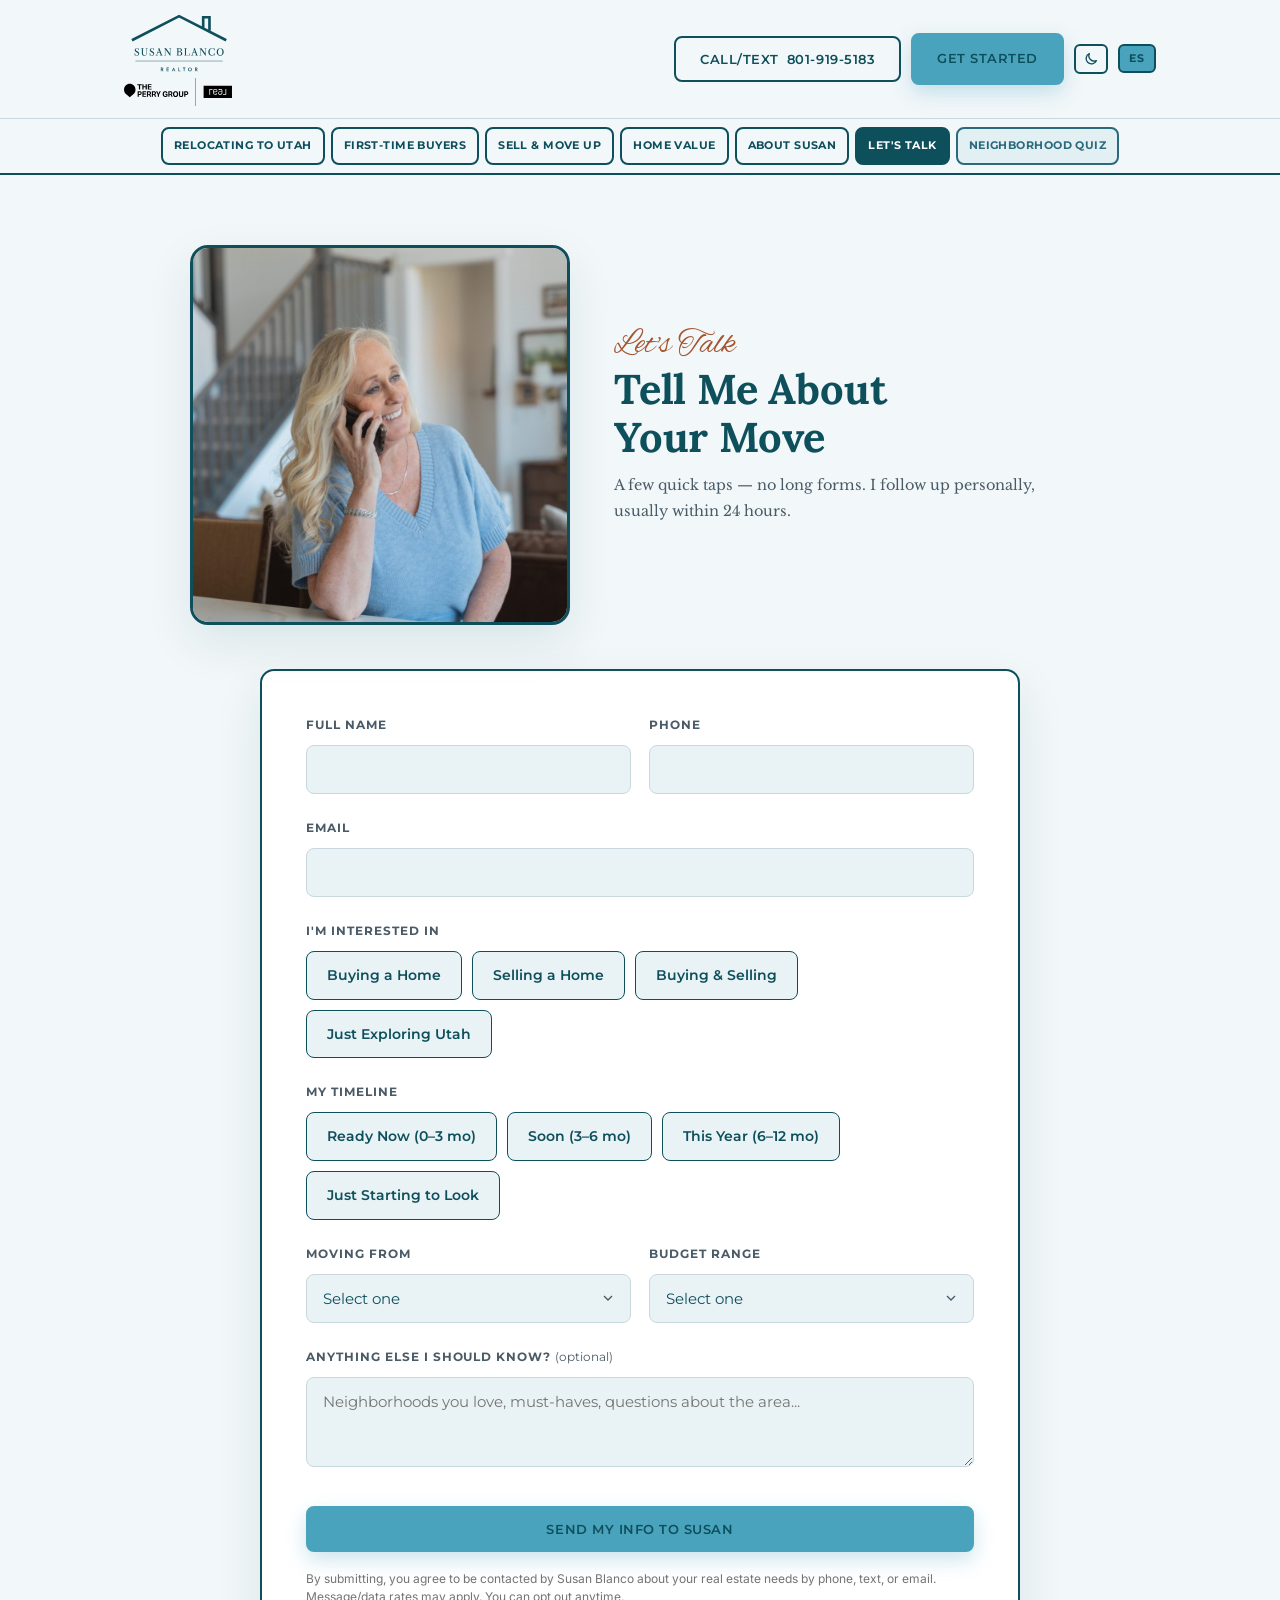
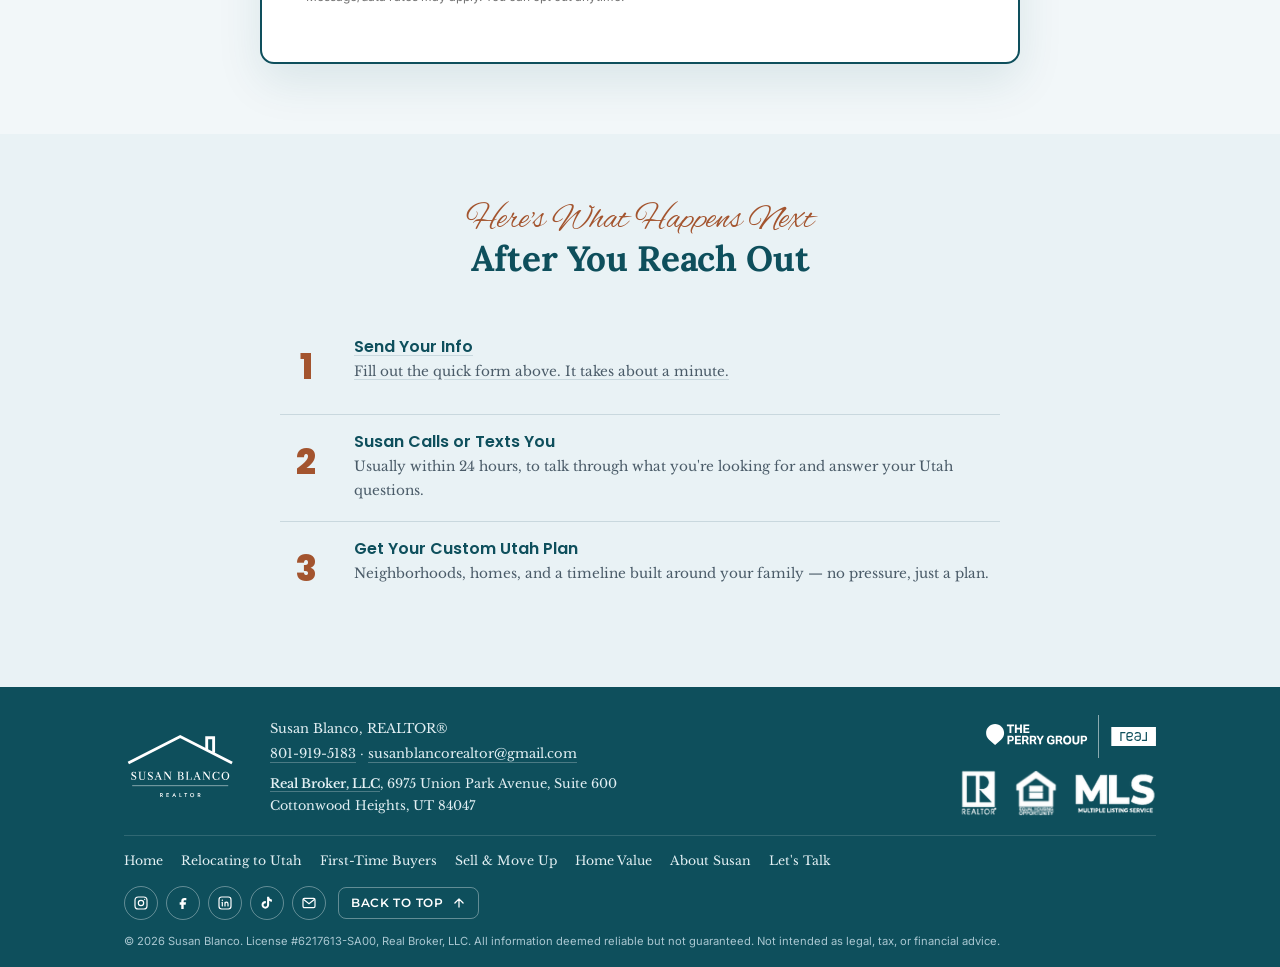
<file: contact.html>
<!doctype html>
<html lang="en">
<head>
<meta charset="utf-8">
<meta name="viewport" content="width=device-width, initial-scale=1, viewport-fit=cover">
<title>Let's Talk | Susan Blanco, Utah Realtor</title>
<meta name="description" content="Tell Susan Blanco about your move to Utah. A few quick taps, and she follows up personally, usually within 24 hours.">
<link rel="canonical" href="https://move.susanfindshomes.com/contact.html">
<meta property="og:type" content="website">
<meta property="og:url" content="https://move.susanfindshomes.com/contact.html">
<meta property="og:title" content="Let's Talk | Susan Blanco, Utah Realtor">
<meta property="og:description" content="Tell Susan Blanco about your move to Utah. A few quick taps, and she follows up personally, usually within 24 hours.">
<meta property="og:image" content="https://move.susanfindshomes.com/hero-1.jpg">
<meta name="twitter:card" content="summary_large_image">
<link rel="icon" type="image/svg+xml" href="favicon.svg">
<link rel="icon" type="image/png" sizes="32x32" href="favicon-32.png">
<link rel="apple-touch-icon" href="apple-touch-icon.png">
<script>try{var t=localStorage.getItem('sb-theme');if(t==='dark'||t==='light'){document.documentElement.setAttribute('data-theme',t);}}catch(e){}</script>
<link rel="preconnect" href="https://fonts.googleapis.com">
<link rel="preconnect" href="https://fonts.gstatic.com" crossorigin>
<link href="https://fonts.googleapis.com/css2?family=Poppins:wght@400;500;600;700;800&family=Montserrat:wght@500;600;700;800&family=Lora:ital,wght@0,400;0,500;0,600;0,700;1,400&family=Inter:wght@400;500&family=Alex+Brush&family=Libre+Baskerville:ital,wght@0,400;0,700;1,400&display=swap" rel="stylesheet">
<link rel="stylesheet" href="site.css">
</head>
<body data-page="contact" data-title-es="Hablemos | Susan Blanco">
<header>
  <div class="nav wrap">
    <a class="brand brand-logos" href="index.html" aria-label="Susan Blanco, Realtor. The Perry Group, Real Broker, LLC">
      <img class="hdr-logo hdr-light" src="logo-susan.svg" alt="Susan Blanco, Realtor" width="75" height="46">
      <img class="hdr-tpg hdr-light" src="logo-tpg.svg" alt="The Perry Group, Real Broker, LLC" width="84" height="21">
      <img class="hdr-logo hdr-dark" src="logo-susan-dark.svg" alt="" width="75" height="46">
      <img class="hdr-tpg hdr-dark" src="logo-tpg-dark.svg" alt="" width="84" height="21">
    </a>
    <div class="nav-cta">
      <div class="call-wrap">
        <button type="button" class="btn btn-ghost" id="call-btn" aria-haspopup="true" aria-expanded="false" aria-controls="call-menu"><span class="long">Call/Text</span> <span class="phone-num">801-919-5183</span></button>
        <div class="call-menu" id="call-menu" hidden>
          <a class="cm-call" href="tel:+18019195183" target="_blank" rel="noopener">Call 801-919-5183</a>
          <a class="cm-text" href="sms:+18019195183" target="_blank" rel="noopener">Text 801-919-5183</a>
          <button type="button" class="cm-copy" id="cm-copy">Copy number</button>
        </div>
      </div>
      <a class="btn btn-primary" href="contact.html">Get Started</a>
      <button type="button" class="theme-btn" id="theme-btn" aria-label="Switch to dark mode"><svg class="i-moon" viewBox="0 0 24 24" fill="none" stroke="currentColor" stroke-width="2" stroke-linecap="round" stroke-linejoin="round" aria-hidden="true"><path d="M20 14.5A8 8 0 0 1 9.5 4a8 8 0 1 0 10.5 10.5z"/></svg><svg class="i-sun" viewBox="0 0 24 24" fill="none" stroke="currentColor" stroke-width="2" stroke-linecap="round" aria-hidden="true"><circle cx="12" cy="12" r="4.5"/><path d="M12 2v2M12 20v2M4.9 4.9l1.4 1.4M17.7 17.7l1.4 1.4M2 12h2M20 12h2M4.9 19.1l1.4-1.4M17.7 6.3l1.4-1.4"/></svg></button>
      <button type="button" class="lang-btn" id="lang-btn" lang="es" aria-label="Ver en español">ES</button>
    </div>
  </div>
  <nav class="subnav" aria-label="Site pages">
    <div class="subnav-inner wrap">
      <a class="navbtn" href="relocating.html">Relocating to Utah</a>
      <a class="navbtn" href="first-time-buyers.html">First-Time Buyers</a>
      <a class="navbtn" href="sell-move-up.html">Sell &amp; Move Up</a>
      <a class="navbtn" href="home-value.html">Home Value</a>
      <a class="navbtn" href="about.html">About Susan</a>
      <a class="navbtn active" aria-current="page" href="contact.html">Let's Talk</a>
      <a class="navbtn navbtn-quiz" data-quiz href="quiz.html" target="_blank" rel="noopener">Neighborhood Quiz</a>
    </div>
  </nav>
</header>

<main>
<section id="lead-form" class="section form-section">
  <div class="wrap">
    <div class="intro"><figure class="ph ph-square-lg"><img src="susan-phone-1.jpg" alt="Susan Blanco on a call with a client" width="933" height="1400"></figure>
<div class="section-head">
      <span class="script script-eyebrow">Let's Talk</span>
      <h1>Tell Me About Your Move</h1>
      <p>A few quick taps &mdash; no long forms. I follow up personally, usually within 24 hours.</p>
    </div></div>

    <div class="form-card">
      <form id="lead-capture-form" class="js-lead" action="https://formspree.io/f/xyegqzdp" method="POST">
        <input type="hidden" name="_subject" value="New Lead from Susan Blanco Website">
        <input type="hidden" name="Page Section" id="page-section" value="General">
        <input type="hidden" name="Language" id="lang-field" value="English">
        <input type="text" name="_gotcha" class="hp" tabindex="-1" autocomplete="off">

        <div class="two-col">
          <div class="field">
            <label class="field-label" for="name">Full Name</label>
            <input type="text" id="name" name="Name" required autocomplete="name">
          </div>
          <div class="field">
            <label class="field-label" for="phone">Phone</label>
            <input type="tel" id="phone" name="Phone" required autocomplete="tel">
          </div>
        </div>

        <div class="field">
          <label class="field-label" for="email">Email</label>
          <input type="email" id="email" name="Email" required autocomplete="email">
        </div>

        <div class="field">
          <label class="field-label">I'm Interested In</label>
          <div class="pill-group">
            <input type="radio" id="int-buy" name="Interested In" value="Buying a Home" required>
            <label for="int-buy">Buying a Home</label>
            <input type="radio" id="int-sell" name="Interested In" value="Selling a Home">
            <label for="int-sell">Selling a Home</label>
            <input type="radio" id="int-both" name="Interested In" value="Buying &amp; Selling">
            <label for="int-both">Buying &amp; Selling</label>
            <input type="radio" id="int-explore" name="Interested In" value="Just Exploring Utah">
            <label for="int-explore">Just Exploring Utah</label>
          </div>
        </div>

        <div class="field">
          <label class="field-label">My Timeline</label>
          <div class="pill-group">
            <input type="radio" id="time-now" name="Timeline" value="Ready Now (0-3 months)" required>
            <label for="time-now">Ready Now (0&ndash;3 mo)</label>
            <input type="radio" id="time-soon" name="Timeline" value="Soon (3-6 months)">
            <label for="time-soon">Soon (3&ndash;6 mo)</label>
            <input type="radio" id="time-year" name="Timeline" value="This Year (6-12 months)">
            <label for="time-year">This Year (6&ndash;12 mo)</label>
            <input type="radio" id="time-later" name="Timeline" value="Just Starting to Look">
            <label for="time-later">Just Starting to Look</label>
          </div>
        </div>

        <div class="two-col">
          <div class="field">
            <label class="field-label" for="moving-from">Moving From</label>
            <select id="moving-from" name="Moving From">
              <option value="">Select one</option>
              <option>California</option>
              <option>Arizona</option>
              <option>Nevada</option>
              <option>Overseas</option>
              <option>Another US State</option>
              <option>I'm already in Utah</option>
            </select>
          </div>
          <div class="field">
            <label class="field-label" for="budget">Budget Range</label>
            <select id="budget" name="Budget Range">
              <option value="">Select one</option>
              <option>Under $500K</option>
              <option>$500K &ndash; $700K</option>
              <option>$700K &ndash; $900K</option>
              <option>$900K &ndash; $1.2M</option>
              <option>$1.2M &ndash; $1.5M</option>
              <option>$1.5M &ndash; $1.9M</option>
              <option>$1.9M+</option>
              <option>Not sure yet</option>
            </select>
          </div>
        </div>

        <div class="field">
          <label class="field-label" for="notes">Anything Else I Should Know? <span style="text-transform:none; font-weight:400; letter-spacing:0;">(optional)</span></label>
          <textarea id="notes" name="Notes" data-ph-es="Vecindarios que le encantan, lo indispensable, preguntas sobre la zona..." placeholder="Neighborhoods you love, must-haves, questions about the area..."></textarea>
        </div>

        <div class="submit-row">
          <div id="turnstile-box" class="turnstile-box" hidden></div>
          <button type="submit" class="btn btn-primary btn-block" id="submit-btn">Send My Info to Susan</button>
        </div>
        <p id="form-msg" role="status"></p>
        <p class="consent">By submitting, you agree to be contacted by Susan Blanco about your real estate needs by phone, text, or email. Message/data rates may apply. You can opt out anytime.</p>
      </form>
    </div>
  </div>
</section>
<section class="section process">
  <div class="wrap">
    <div class="section-head">
      <span class="script script-eyebrow">Here's What Happens Next</span>
      <h2>After You Reach Out</h2>
    </div>
    <div class="step-list">
      <div class="step first">
        <div class="step-num">1</div>
        <div><h3>Send Your Info</h3><p>Fill out the quick form above. It takes about a minute.</p></div>
      </div>
      <div class="step">
        <div class="step-num">2</div>
        <div><h3>Susan Calls or Texts You</h3><p>Usually within 24 hours, to talk through what you're looking for and answer your Utah questions.</p></div>
      </div>
      <div class="step">
        <div class="step-num">3</div>
        <div><h3>Get Your Custom Utah Plan</h3><p>Neighborhoods, homes, and a timeline built around your family &mdash; no pressure, just a plan.</p></div>
      </div>
    </div>
  </div>
</section>
</main>

<footer>
  <div class="wrap">
    <div class="fa">
      <img class="footer-logo" src="logo-susan-footer.svg" alt="Susan Blanco, Realtor" width="170" height="105">
      <div>
        <p class="contact-line">Susan Blanco, REALTOR&reg;</p>
        <p class="contact-line"><a class="contact-link" href="tel:+18019195183">801-919-5183</a> &middot; <a class="contact-link" href="mailto:susanblancorealtor@gmail.com">susanblancorealtor@gmail.com</a></p>
        <address><a href="https://www.utahrealestate.com/roster/office.listings.report/id/71477" target="_blank" rel="noopener">Real Broker, LLC</a>, 6975 Union Park Avenue, Suite 600<br>Cottonwood Heights, UT 84047</address>
      </div>
      <div class="fa-right">
        <svg xmlns="http://www.w3.org/2000/svg" class="broker-logo" role="img" aria-label="The Perry Group and Real Broker, LLC" viewBox="0 0 1667 426" fill="none"> <g clip-path="url(#clip0_354_131)"> <path d="M230.284 109.225H204.842V93.235H274.287V109.225H248.727V176.569H230.284V109.225Z" fill="#ffffff"/> <path d="M333.809 141.788H301.363V176.567H283.038V93.2338H301.363V125.33H333.809V93.2338H352.25V176.567H333.809V141.788Z" fill="#ffffff"/> <path d="M366.72 93.235H424.495V108.058H384.811V126.616H422.159V141.439H384.811V161.747H426.828L424.961 176.57H366.72V93.235Z" fill="#ffffff"/> <path d="M210.56 203.465H240.557C248.57 203.465 254.95 204.573 259.698 206.791C264.443 209.007 267.868 212.12 269.969 216.127C272.069 220.135 273.12 224.862 273.12 230.309C273.12 235.91 272.05 240.795 269.91 244.956C267.769 249.119 264.326 252.348 259.581 254.644C254.833 256.94 248.531 258.087 240.674 258.087H228.302V286.798H210.56V203.465ZM255.963 230.542C255.963 226.264 254.872 223.131 252.694 221.147C250.514 219.163 246.468 218.171 240.557 218.171H228.302V243.379H240.674C246.664 243.379 250.71 242.272 252.81 240.054C254.911 237.837 255.963 234.667 255.963 230.542Z" fill="#ffffff"/> <path d="M283.971 203.465H341.744V218.287H302.062V236.846H339.41V251.669H302.062V271.977H344.077L342.211 286.8H283.971V203.465Z" fill="#ffffff"/> <path d="M353.766 203.465H385.162C393.021 203.465 399.303 204.555 404.011 206.733C408.719 208.913 412.123 211.926 414.224 215.779C416.325 219.631 417.376 224.008 417.376 228.91C417.376 234.202 416.286 238.791 414.107 242.682C411.927 246.572 408.581 249.683 404.07 252.018L421.46 286.798H402.202L387.613 255.986C386.989 255.986 386.367 256.007 385.746 256.044C385.123 256.084 384.501 256.103 383.88 256.103H371.273V286.798H353.766V203.465ZM399.635 229.491C399.635 225.601 398.506 222.663 396.251 220.679C393.993 218.696 389.907 217.702 383.996 217.702H371.273V241.98H384.697C390.453 241.98 394.384 240.912 396.485 238.769C398.585 236.631 399.636 233.538 399.636 229.491H399.635Z" fill="#ffffff"/> <path d="M429.747 203.465H461.143C469.001 203.465 475.283 204.555 479.992 206.733C484.698 208.913 488.103 211.926 490.204 215.779C492.305 219.631 493.356 224.008 493.356 228.91C493.356 234.202 492.265 238.791 490.088 242.682C487.908 246.572 484.561 249.683 480.05 252.018L497.441 286.798H478.181L463.592 255.986C462.97 255.986 462.347 256.007 461.726 256.044C461.102 256.084 460.48 256.103 459.859 256.103H447.254V286.798H429.747V203.465ZM475.615 229.491C475.615 225.601 474.486 222.663 472.23 220.679C469.973 218.696 465.888 217.702 459.975 217.702H447.254V241.98H460.676C466.432 241.98 470.364 240.912 472.465 238.769C474.565 236.631 475.616 233.538 475.616 229.491H475.615Z" fill="#ffffff"/> <path d="M521.833 253.652L493.705 203.465H513.664L531.171 238.829L549.028 203.465H568.286L540.392 253.652V286.798H521.834V253.652H521.833Z" fill="#ffffff"/> <path d="M596.763 245.364C596.763 236.493 598.298 228.772 601.373 222.196C604.445 215.622 608.938 210.506 614.853 206.849C620.767 203.192 627.925 201.364 636.33 201.364C646.21 201.364 653.991 203.68 659.673 208.308C665.351 212.938 668.932 219.26 670.409 227.273L652.203 229.257C651.19 225.368 649.518 222.332 647.184 220.153C644.849 217.975 641.192 216.884 636.213 216.884C631.311 216.884 627.361 218.091 624.365 220.502C621.368 222.914 619.191 226.221 617.83 230.423C616.468 234.623 615.788 239.488 615.788 245.012C615.788 254.116 617.577 261.119 621.157 266.021C624.735 270.921 630.416 273.374 638.197 273.374C644.654 273.374 650.103 272.012 654.539 269.289V255.633H638.314V241.044H671.694V277.459C667.259 281.193 662.007 284.035 655.939 285.979C649.869 287.923 643.722 288.897 637.497 288.897C624.502 288.897 614.464 285.103 607.385 277.517C600.304 269.931 596.765 259.214 596.765 245.362L596.763 245.364Z" fill="#ffffff"/> <path d="M684.179 203.465H715.575C723.434 203.465 729.715 204.555 734.424 206.733C739.132 208.913 742.536 211.926 744.637 215.779C746.737 219.631 747.788 224.008 747.788 228.91C747.788 234.202 746.697 238.791 744.52 242.682C742.34 246.572 738.994 249.683 734.482 252.018L751.873 286.798H732.615L718.026 255.986C717.402 255.986 716.78 256.007 716.159 256.044C715.536 256.084 714.914 256.103 714.291 256.103H701.686V286.798H684.179V203.465ZM730.047 229.491C730.047 225.601 728.919 222.663 726.663 220.679C724.406 218.696 720.32 217.702 714.409 217.702H701.686V241.98H715.109C720.866 241.98 724.797 240.912 726.897 238.769C728.998 236.631 730.049 233.538 730.049 229.491H730.047Z" fill="#ffffff"/> <path d="M756.193 245.364C756.193 236.026 757.844 228.072 761.152 221.496C764.459 214.922 769.147 209.923 775.217 206.499C781.286 203.076 788.406 201.364 796.576 201.364C804.746 201.364 811.825 203.056 817.818 206.441C823.808 209.824 828.419 214.747 831.648 221.205C834.876 227.665 836.492 235.523 836.492 244.781C836.492 254.118 834.857 262.076 831.59 268.649C828.321 275.225 823.691 280.244 817.701 283.705C811.708 287.167 804.55 288.899 796.224 288.899C788.054 288.899 780.974 287.207 774.983 283.822C768.99 280.437 764.363 275.517 761.094 269.058C757.826 262.601 756.193 254.702 756.193 245.364ZM775.334 245.131C775.334 253.847 777.085 260.674 780.586 265.615C784.087 270.557 789.34 273.026 796.342 273.026C803.266 273.026 808.499 270.557 812.039 265.615C815.578 260.674 817.35 253.847 817.35 245.131C817.35 236.416 815.579 229.59 812.039 224.648C808.499 219.707 803.265 217.237 796.342 217.237C789.34 217.237 784.087 219.707 780.586 224.648C777.085 229.59 775.334 236.418 775.334 245.131Z" fill="#ffffff"/> <path d="M847.462 252.601V203.465H865.902V253.418C865.902 260.033 867.128 264.955 869.579 268.182C872.031 271.413 876.017 273.026 881.543 273.026C887.222 273.026 891.23 271.413 893.565 268.182C895.899 264.956 897.066 260.033 897.066 253.418V203.465H915.507V252.833C915.507 265.051 912.57 274.115 906.695 280.029C900.82 285.944 892.357 288.899 881.31 288.899C870.262 288.899 861.858 285.962 856.101 280.087C850.342 274.214 847.464 265.051 847.464 252.601H847.462Z" fill="#ffffff"/> <path d="M929.161 203.465H959.157C967.171 203.465 973.551 204.573 978.299 206.791C983.043 209.007 986.469 212.12 988.57 216.127C990.671 220.135 991.721 224.862 991.721 230.309C991.721 235.91 990.651 240.795 988.511 244.956C986.37 249.119 982.926 252.348 978.181 254.644C973.435 256.94 967.131 258.087 959.273 258.087H946.903V286.798H929.161V203.465ZM974.563 230.542C974.563 226.264 973.472 223.131 971.295 221.147C969.115 219.163 965.069 218.171 959.157 218.171H946.903V243.379H959.273C965.265 243.379 969.311 242.272 971.412 240.054C973.512 237.837 974.563 234.667 974.563 230.542Z" fill="#ffffff"/> <path d="M177.559 177.068C177.559 128.153 137.907 88.5003 88.991 88.5003C40.075 88.5003 0.420898 128.153 0.420898 177.068C0.420898 203.201 11.8096 226.619 29.8133 242.828C29.777 242.881 29.7549 242.94 29.7225 242.989L88.9794 293.632L147.823 243.341C147.794 243.3 147.768 243.258 147.74 243.221C165.991 226.995 177.559 203.411 177.559 177.068Z" fill="#ffffff"/> <path d="M1106.7 425.857V0.857483H1101.61V425.857H1106.7Z" fill="#ffffff"/> <path d="M1470.18 217.953C1466.88 220.399 1465.19 224.135 1465.19 228.964C1465.19 233.793 1466.84 237.186 1470.1 239.516C1473.39 241.875 1478.38 243.07 1484.95 243.07C1493.57 243.07 1499.67 241.216 1503.6 237.401C1505.63 235.455 1506.97 232.227 1506.97 222.804V214.227H1484.84C1478.42 214.227 1473.49 215.515 1470.18 217.953H1470.18ZM1228.74 116.58V304.313H1666.83V116.58H1228.74ZM1366.79 166.368V178.365L1366.09 178.357L1329.38 178.117L1329.41 254.721H1317.24V166.368H1366.79ZM1393.37 238.498C1396.67 241.507 1401.71 242.97 1408.77 242.97C1418.06 242.97 1424.77 239.904 1429.27 233.598L1429.8 232.856L1430.46 233.487L1438.55 241.203L1438.11 241.77C1434.25 246.721 1430 250.088 1425.11 252.071C1420.4 253.932 1415.4 254.724 1408.38 254.724C1396.77 254.724 1389.03 252.487 1384 247.689C1379.2 243.114 1376.99 236.251 1376.99 226.093V192.303C1376.99 185.753 1378.65 180.954 1382.41 176.753C1387.25 171.342 1395.44 167.423 1402.79 167.001C1404.36 166.868 1406.03 166.8 1407.76 166.8C1409.9 166.8 1411.72 166.857 1413.33 166.983C1423.03 167.381 1429.83 169.902 1434.74 174.92C1439.02 179.309 1440.84 184.451 1440.84 192.145C1440.84 200.434 1438.48 206.287 1433.43 210.606C1428.24 215.037 1421.35 217.061 1411.75 217.061H1388.6V225.053C1388.6 231.176 1390.15 235.576 1393.37 238.498ZM1518.58 228.591C1518.58 235.145 1516.92 239.939 1513.16 244.141C1508.32 249.551 1500.13 253.474 1492.77 253.897C1491.21 254.025 1489.53 254.094 1487.8 254.094C1485.67 254.094 1483.85 254.033 1482.24 253.907C1472.54 253.509 1465.73 250.985 1460.83 245.961C1456.55 241.573 1454.73 236.421 1454.73 228.729C1454.73 220.436 1457.08 214.563 1462.14 210.243C1467.33 205.812 1474.22 203.746 1483.82 203.746H1506.97V195.843C1506.97 189.72 1505.42 185.32 1502.2 182.394C1498.89 179.385 1493.86 177.922 1486.79 177.922C1477.5 177.922 1470.8 180.988 1466.3 187.295L1465.77 188.036L1465.1 187.405L1457.53 180.184L1457.01 179.689L1457.45 179.122C1461.31 174.171 1465.56 170.804 1470.45 168.821C1475.16 166.96 1480.16 166.168 1487.18 166.168C1498.79 166.168 1506.53 168.405 1511.57 173.203C1516.36 177.779 1518.57 184.641 1518.57 194.799V228.589L1518.58 228.591ZM1578.33 254.721H1528.77V242.531L1529.48 242.535L1566.19 242.775L1566.15 166.369H1578.33V254.723L1578.33 254.721ZM1425.38 202.897C1428.69 200.451 1430.37 196.761 1430.37 191.932C1430.37 187.103 1428.72 183.71 1425.47 181.38C1422.18 179.021 1417.18 177.827 1410.62 177.827C1401.99 177.827 1395.89 179.677 1391.96 183.495C1389.94 185.439 1388.6 188.669 1388.6 198.092V206.578H1410.73C1417.14 206.578 1422.07 205.337 1425.38 202.897Z" fill="#ffffff"/> </g> <defs> <clipPath id="clip0_354_131"> <rect width="1666.41" height="425" fill="#0e4f5c" transform="translate(0.422852 0.857544)"/> </clipPath> </defs> </svg>
        <div class="compliance" aria-label="REALTOR, Equal Housing Opportunity, and MLS logos">
          <img class="clogo" src="realtor-logo.png" alt="REALTOR&reg;" width="76" height="91">
          <img class="clogo" src="equal-housing-logo.png" alt="Equal Housing Opportunity" width="89" height="95">
          <img class="clogo clogo-mls" src="mls-logo.png" alt="MLS, Multiple Listing Service" width="163" height="81">
        </div>
      </div>
    </div>
    <div class="fa-bot">
      <nav class="fa-links" aria-label="Footer">
        <a href="index.html">Home</a><a href="relocating.html">Relocating to Utah</a><a href="first-time-buyers.html">First-Time Buyers</a><a href="sell-move-up.html">Sell &amp; Move Up</a><a href="home-value.html">Home Value</a><a href="about.html">About Susan</a><a href="contact.html">Let's Talk</a>
      </nav>
      <div class="fa-actions">
        <div class="socials">
        <a href="https://www.instagram.com/susanblancorealtor/" target="_blank" rel="noopener" aria-label="Susan Blanco on Instagram"><svg viewBox="0 0 24 24" fill="none" stroke="currentColor" stroke-width="1.8" aria-hidden="true"><rect x="3" y="3" width="18" height="18" rx="5"/><circle cx="12" cy="12" r="4"/><circle cx="17.5" cy="6.5" r="1" fill="currentColor" stroke="none"/></svg></a>
        <a href="https://www.facebook.com/susansblanco" target="_blank" rel="noopener" aria-label="Susan Blanco on Facebook"><svg viewBox="0 0 24 24" fill="currentColor" aria-hidden="true"><path d="M14.2 8H17V4.5h-3c-2.9 0-4.6 1.8-4.6 4.7V11H7v3.5h2.4V21H13v-6.5h3l.5-3.5H13V9.3c0-.8.4-1.3 1.2-1.3z"/></svg></a>
        <a href="https://www.linkedin.com/in/susanblancorealtor/" target="_blank" rel="noopener" aria-label="Susan Blanco on LinkedIn"><svg viewBox="0 0 24 24" fill="none" stroke="currentColor" stroke-width="1.8" stroke-linecap="round" aria-hidden="true"><rect x="3" y="3" width="18" height="18" rx="4"/><path d="M8 11v5.5"/><circle cx="8" cy="7.8" r="1.1" fill="currentColor" stroke="none"/><path d="M12 16.5v-5.5M12 13.4c0-1.7 1-2.6 2.3-2.6s2.2.9 2.2 2.6v3.1"/></svg></a>
        <a href="https://www.tiktok.com/@susanblancorealtor" target="_blank" rel="noopener" aria-label="Susan Blanco on TikTok"><svg viewBox="0 0 24 24" fill="currentColor" aria-hidden="true"><path d="M16.6 5.8c-.9-1-1.4-2.2-1.4-3.3h-3.1v12.4c0 1.4-1.2 2.6-2.6 2.6s-2.6-1.2-2.6-2.6 1.2-2.6 2.6-2.6c.3 0 .5 0 .8.1V9.2c-.3 0-.5-.1-.8-.1-3.1 0-5.7 2.6-5.7 5.7s2.6 5.7 5.7 5.7 5.7-2.6 5.7-5.7V8.6c1.2.9 2.7 1.4 4.2 1.4V6.9c-1.1 0-2.1-.4-2.8-1.1z"/></svg></a>
        <a href="mailto:susanblancorealtor@gmail.com" aria-label="Email Susan Blanco"><svg viewBox="0 0 24 24" fill="none" stroke="currentColor" stroke-width="1.8" aria-hidden="true"><rect x="3" y="5" width="18" height="14" rx="2"/><path d="M3.5 6.5l8.5 6.5 8.5-6.5"/></svg></a>
      </div>
        <button type="button" class="top-btn" id="top-btn"><span class="top-label">Back to Top</span> <svg viewBox="0 0 24 24" width="14" height="14" fill="none" stroke="currentColor" stroke-width="2.2" stroke-linecap="round" stroke-linejoin="round" aria-hidden="true"><path d="M12 19V5M5 12l7-7 7 7"/></svg></button>
      </div>
    </div>
    <div class="legal">
      &copy; <span id="year"></span> Susan Blanco. License #6217613-SA00, Real Broker, LLC. All information deemed reliable but not guaranteed. Not intended as legal, tax, or financial advice.
    </div>
  </div>
</footer>

<script src="site.js"></script>
</body>
</html>
</file>
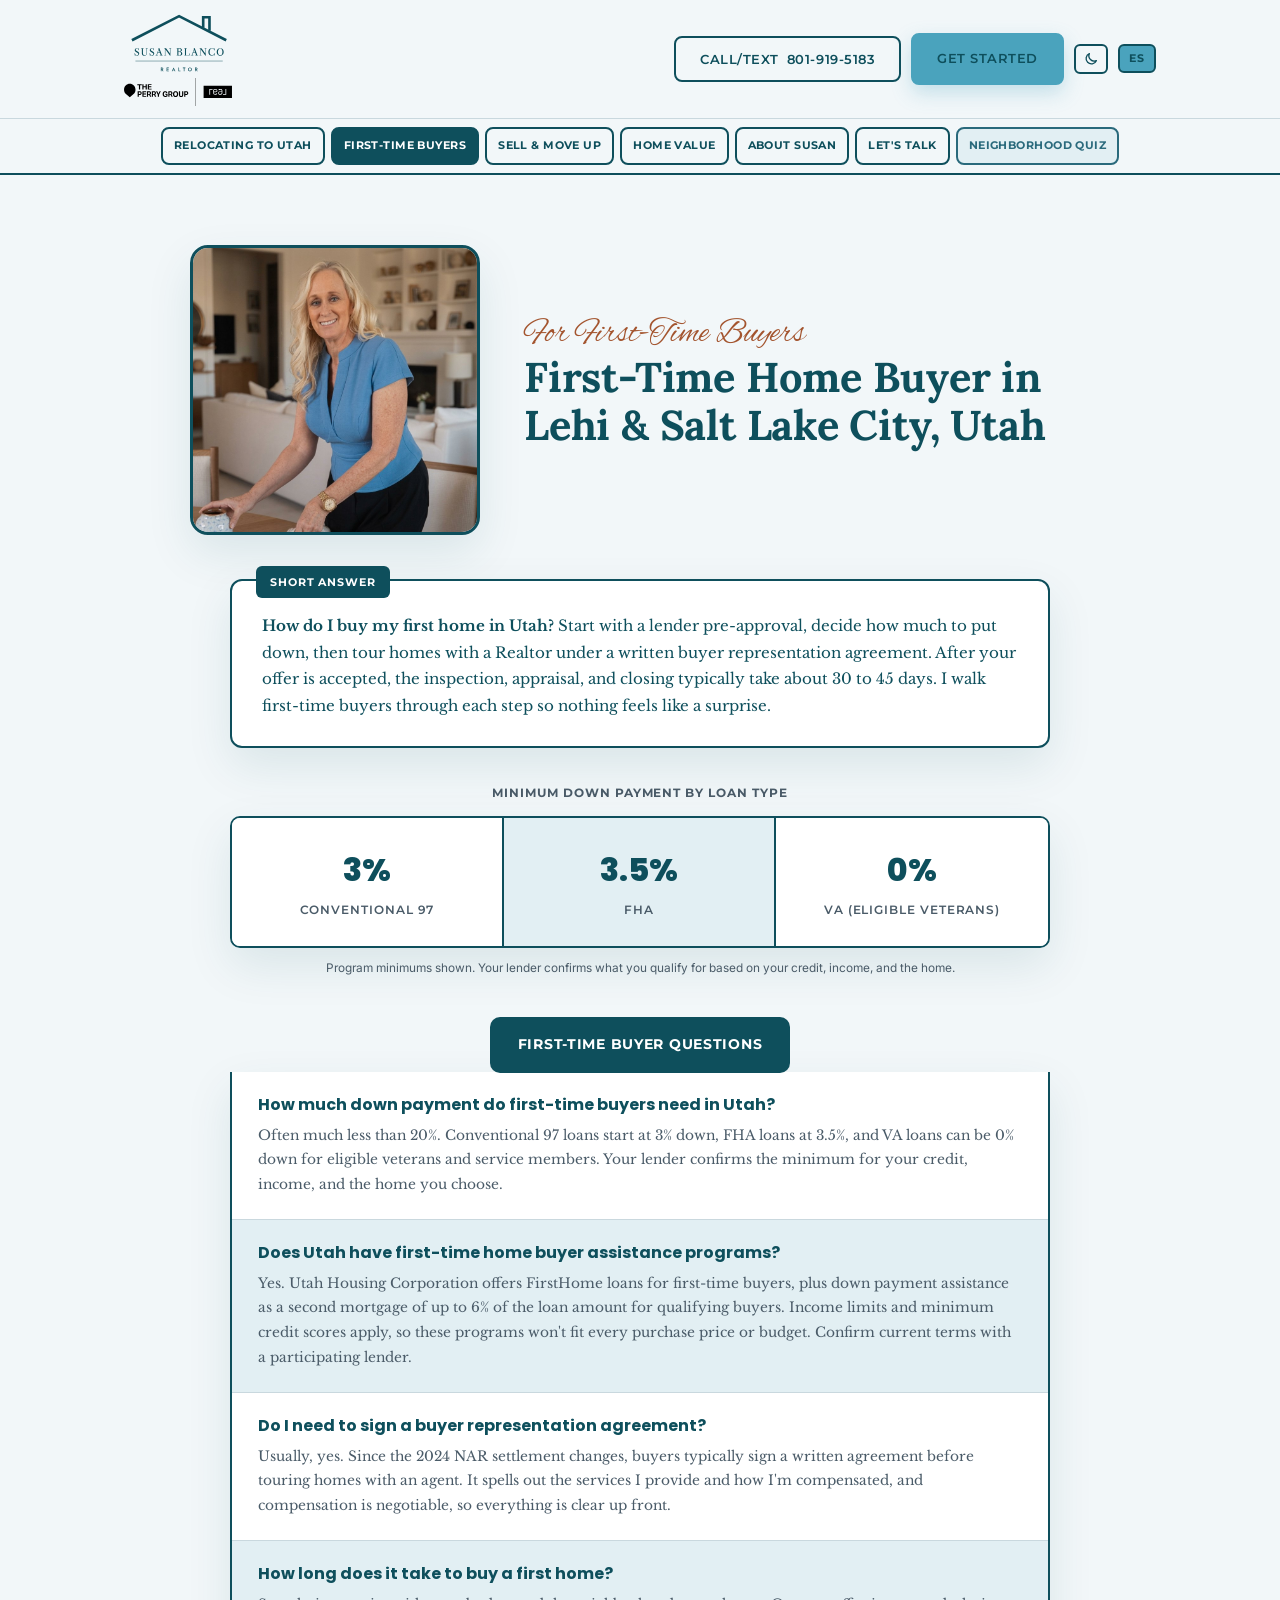
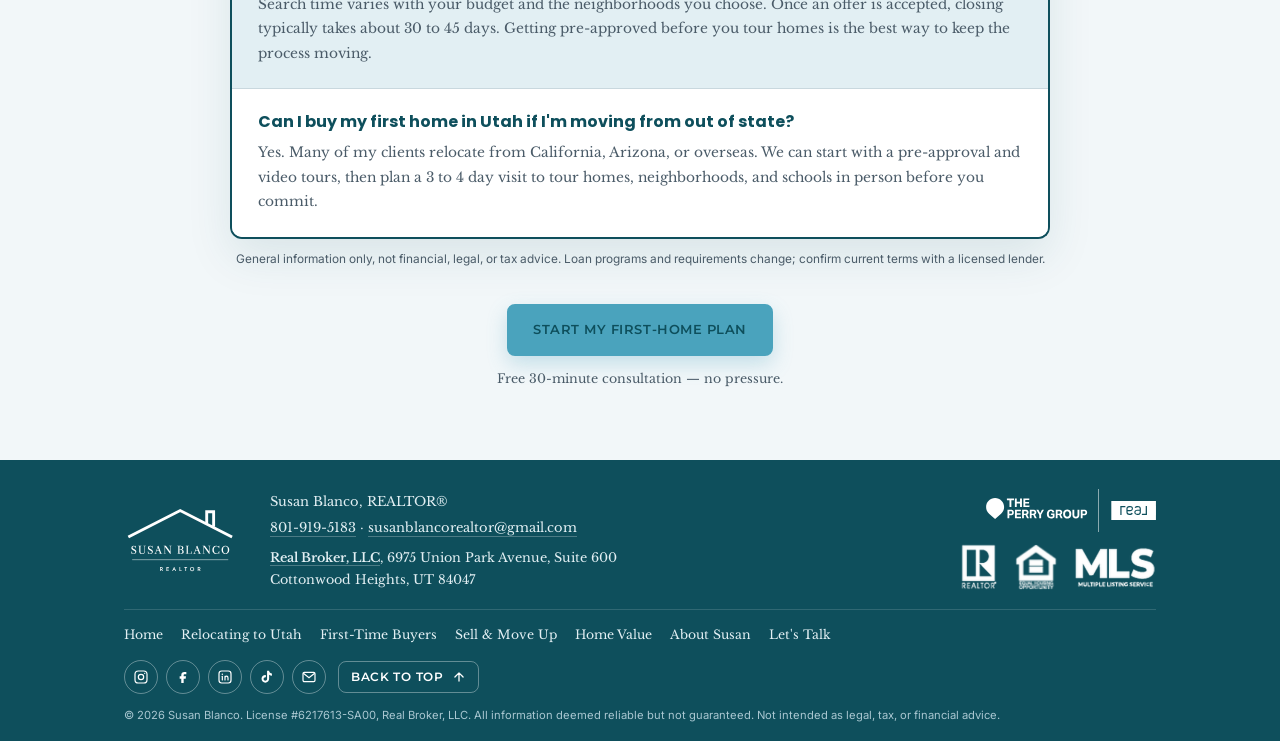
<file: first-time-buyers.html>
<!doctype html>
<html lang="en">
<head>
<meta charset="utf-8">
<meta name="viewport" content="width=device-width, initial-scale=1, viewport-fit=cover">
<title>First-Time Home Buyers in Lehi &amp; Salt Lake City | Susan Blanco</title>
<meta name="description" content="How to buy your first home in Utah: down payments by loan type, assistance programs, and every step to closing with Susan Blanco, Realtor.">
<link rel="canonical" href="https://move.susanfindshomes.com/first-time-buyers.html">
<meta property="og:type" content="website">
<meta property="og:url" content="https://move.susanfindshomes.com/first-time-buyers.html">
<meta property="og:title" content="First-Time Home Buyers in Lehi &amp; Salt Lake City | Susan Blanco">
<meta property="og:description" content="How to buy your first home in Utah: down payments by loan type, assistance programs, and every step to closing with Susan Blanco, Realtor.">
<meta property="og:image" content="https://move.susanfindshomes.com/hero-1.jpg">
<meta name="twitter:card" content="summary_large_image">
<link rel="icon" type="image/svg+xml" href="favicon.svg">
<link rel="icon" type="image/png" sizes="32x32" href="favicon-32.png">
<link rel="apple-touch-icon" href="apple-touch-icon.png">
<script>try{var t=localStorage.getItem('sb-theme');if(t==='dark'||t==='light'){document.documentElement.setAttribute('data-theme',t);}}catch(e){}</script>
<link rel="preconnect" href="https://fonts.googleapis.com">
<link rel="preconnect" href="https://fonts.gstatic.com" crossorigin>
<link href="https://fonts.googleapis.com/css2?family=Poppins:wght@400;500;600;700;800&family=Montserrat:wght@500;600;700;800&family=Lora:ital,wght@0,400;0,500;0,600;0,700;1,400&family=Inter:wght@400;500&family=Alex+Brush&family=Libre+Baskerville:ital,wght@0,400;0,700;1,400&display=swap" rel="stylesheet">
<link rel="stylesheet" href="site.css">
<script type="application/ld+json">
{
  "@context": "https://schema.org",
  "@type": "FAQPage",
  "mainEntity": [
    {
      "@type": "Question",
      "name": "How much down payment do first-time buyers need in Utah?",
      "acceptedAnswer": {
        "@type": "Answer",
        "text": "Often much less than 20%. Conventional 97 loans start at 3% down, FHA loans at 3.5%, and VA loans can be 0% down for eligible veterans and service members. Your lender confirms the minimum for your credit, income, and the home you choose."
      }
    },
    {
      "@type": "Question",
      "name": "Does Utah have first-time home buyer assistance programs?",
      "acceptedAnswer": {
        "@type": "Answer",
        "text": "Yes. Utah Housing Corporation offers FirstHome loans for first-time buyers, plus down payment assistance as a second mortgage of up to 6% of the loan amount for qualifying buyers. Income limits and minimum credit scores apply, so these programs won't fit every purchase price or budget. Confirm current terms with a participating lender."
      }
    },
    {
      "@type": "Question",
      "name": "Do I need to sign a buyer representation agreement?",
      "acceptedAnswer": {
        "@type": "Answer",
        "text": "Usually, yes. Since the 2024 NAR settlement changes, buyers typically sign a written agreement before touring homes with an agent. It spells out the services I provide and how I'm compensated, and compensation is negotiable, so everything is clear up front."
      }
    },
    {
      "@type": "Question",
      "name": "How long does it take to buy a first home?",
      "acceptedAnswer": {
        "@type": "Answer",
        "text": "Search time varies with your budget and the neighborhoods you choose. Once an offer is accepted, closing typically takes about 30 to 45 days. Getting pre-approved before you tour homes is the best way to keep the process moving."
      }
    },
    {
      "@type": "Question",
      "name": "Can I buy my first home in Utah if I'm moving from out of state?",
      "acceptedAnswer": {
        "@type": "Answer",
        "text": "Yes. Many of my clients relocate from California, Arizona, or overseas. We can start with a pre-approval and video tours, then plan a 3 to 4 day visit to tour homes, neighborhoods, and schools in person before you commit."
      }
    }
  ]
}
</script>
</head>
<body data-page="first-time-buyers" data-title-es="Compradores de Primera Vivienda | Susan Blanco">
<header>
  <div class="nav wrap">
    <a class="brand brand-logos" href="index.html" aria-label="Susan Blanco, Realtor. The Perry Group, Real Broker, LLC">
      <img class="hdr-logo hdr-light" src="logo-susan.svg" alt="Susan Blanco, Realtor" width="75" height="46">
      <img class="hdr-tpg hdr-light" src="logo-tpg.svg" alt="The Perry Group, Real Broker, LLC" width="84" height="21">
      <img class="hdr-logo hdr-dark" src="logo-susan-dark.svg" alt="" width="75" height="46">
      <img class="hdr-tpg hdr-dark" src="logo-tpg-dark.svg" alt="" width="84" height="21">
    </a>
    <div class="nav-cta">
      <div class="call-wrap">
        <button type="button" class="btn btn-ghost" id="call-btn" aria-haspopup="true" aria-expanded="false" aria-controls="call-menu"><span class="long">Call/Text</span> <span class="phone-num">801-919-5183</span></button>
        <div class="call-menu" id="call-menu" hidden>
          <a class="cm-call" href="tel:+18019195183" target="_blank" rel="noopener">Call 801-919-5183</a>
          <a class="cm-text" href="sms:+18019195183" target="_blank" rel="noopener">Text 801-919-5183</a>
          <button type="button" class="cm-copy" id="cm-copy">Copy number</button>
        </div>
      </div>
      <a class="btn btn-primary" href="contact.html">Get Started</a>
      <button type="button" class="theme-btn" id="theme-btn" aria-label="Switch to dark mode"><svg class="i-moon" viewBox="0 0 24 24" fill="none" stroke="currentColor" stroke-width="2" stroke-linecap="round" stroke-linejoin="round" aria-hidden="true"><path d="M20 14.5A8 8 0 0 1 9.5 4a8 8 0 1 0 10.5 10.5z"/></svg><svg class="i-sun" viewBox="0 0 24 24" fill="none" stroke="currentColor" stroke-width="2" stroke-linecap="round" aria-hidden="true"><circle cx="12" cy="12" r="4.5"/><path d="M12 2v2M12 20v2M4.9 4.9l1.4 1.4M17.7 17.7l1.4 1.4M2 12h2M20 12h2M4.9 19.1l1.4-1.4M17.7 6.3l1.4-1.4"/></svg></button>
      <button type="button" class="lang-btn" id="lang-btn" lang="es" aria-label="Ver en español">ES</button>
    </div>
  </div>
  <nav class="subnav" aria-label="Site pages">
    <div class="subnav-inner wrap">
      <a class="navbtn" href="relocating.html">Relocating to Utah</a>
      <a class="navbtn active" aria-current="page" href="first-time-buyers.html">First-Time Buyers</a>
      <a class="navbtn" href="sell-move-up.html">Sell &amp; Move Up</a>
      <a class="navbtn" href="home-value.html">Home Value</a>
      <a class="navbtn" href="about.html">About Susan</a>
      <a class="navbtn" href="contact.html">Let's Talk</a>
      <a class="navbtn navbtn-quiz" data-quiz href="quiz.html" target="_blank" rel="noopener">Neighborhood Quiz</a>
    </div>
  </nav>
</header>

<main>
<section id="first-time-buyers" class="section buyer">
  <div class="wrap">
    <div class="intro"><figure class="ph ph-square"><img src="susan-table-2.jpg" style="object-position:50% 34%" alt="Susan Blanco arranging a dining table in a Utah home" width="896" height="1195"></figure>
<div class="section-head">
      <span class="script script-eyebrow">For First-Time Buyers</span>
      <h1>First-Time Home Buyer in Lehi &amp; Salt Lake City, Utah</h1>
    </div></div>
    <div class="buyer-body">
      <div class="answer">
        <span class="answer-tag">Short Answer</span>
        <p><strong>How do I buy my first home in Utah?</strong> Start with a lender pre-approval, decide how much to put down, then tour homes with a Realtor under a written buyer representation agreement. After your offer is accepted, the inspection, appraisal, and closing typically take about 30 to 45 days. I walk first-time buyers through each step so nothing feels like a surprise.</p>
      </div>

      <p class="table-label">Minimum Down Payment by Loan Type</p>
      <div class="stat-table">
        <div class="stat-cell"><div class="num">3%</div><div class="label">Conventional 97</div></div>
        <div class="stat-cell"><div class="num">3.5%</div><div class="label">FHA</div></div>
        <div class="stat-cell"><div class="num">0%</div><div class="label">VA (eligible veterans)</div></div>
      </div>
      <p class="fine-print">Program minimums shown. Your lender confirms what you qualify for based on your credit, income, and the home.</p>

      <div class="faq-wrap">
        <div class="toc-wrap"><span class="toc-box">First-Time Buyer Questions</span></div>
        <div class="faq">
          <div class="qa"><h3>How much down payment do first-time buyers need in Utah?</h3><div class="faq-a"><p>Often much less than 20%. Conventional 97 loans start at 3% down, FHA loans at 3.5%, and VA loans can be 0% down for eligible veterans and service members. Your lender confirms the minimum for your credit, income, and the home you choose.</p></div></div>
          <div class="qa"><h3>Does Utah have first-time home buyer assistance programs?</h3><div class="faq-a"><p>Yes. Utah Housing Corporation offers FirstHome loans for first-time buyers, plus down payment assistance as a second mortgage of up to 6% of the loan amount for qualifying buyers. Income limits and minimum credit scores apply, so these programs won't fit every purchase price or budget. Confirm current terms with a participating lender.</p></div></div>
          <div class="qa"><h3>Do I need to sign a buyer representation agreement?</h3><div class="faq-a"><p>Usually, yes. Since the 2024 NAR settlement changes, buyers typically sign a written agreement before touring homes with an agent. It spells out the services I provide and how I'm compensated, and compensation is negotiable, so everything is clear up front.</p></div></div>
          <div class="qa"><h3>How long does it take to buy a first home?</h3><div class="faq-a"><p>Search time varies with your budget and the neighborhoods you choose. Once an offer is accepted, closing typically takes about 30 to 45 days. Getting pre-approved before you tour homes is the best way to keep the process moving.</p></div></div>
          <div class="qa"><h3>Can I buy my first home in Utah if I'm moving from out of state?</h3><div class="faq-a"><p>Yes. Many of my clients relocate from California, Arizona, or overseas. We can start with a pre-approval and video tours, then plan a 3 to 4 day visit to tour homes, neighborhoods, and schools in person before you commit.</p></div></div>
        </div>
      </div>

      <p class="fine-print">General information only, not financial, legal, or tax advice. Loan programs and requirements change; confirm current terms with a licensed lender.</p>

      <div class="cta-row">
        <a class="btn btn-primary" href="contact.html?src=First-Time%20Buyer&amp;int=int-buy">Start My First-Home Plan</a>
        <p>Free 30-minute consultation &mdash; no pressure.</p>
      </div>
    </div>
  </div>
</section>
</main>

<footer>
  <div class="wrap">
    <div class="fa">
      <img class="footer-logo" src="logo-susan-footer.svg" alt="Susan Blanco, Realtor" width="170" height="105">
      <div>
        <p class="contact-line">Susan Blanco, REALTOR&reg;</p>
        <p class="contact-line"><a class="contact-link" href="tel:+18019195183">801-919-5183</a> &middot; <a class="contact-link" href="mailto:susanblancorealtor@gmail.com">susanblancorealtor@gmail.com</a></p>
        <address><a href="https://www.utahrealestate.com/roster/office.listings.report/id/71477" target="_blank" rel="noopener">Real Broker, LLC</a>, 6975 Union Park Avenue, Suite 600<br>Cottonwood Heights, UT 84047</address>
      </div>
      <div class="fa-right">
        <svg xmlns="http://www.w3.org/2000/svg" class="broker-logo" role="img" aria-label="The Perry Group and Real Broker, LLC" viewBox="0 0 1667 426" fill="none"> <g clip-path="url(#clip0_354_131)"> <path d="M230.284 109.225H204.842V93.235H274.287V109.225H248.727V176.569H230.284V109.225Z" fill="#ffffff"/> <path d="M333.809 141.788H301.363V176.567H283.038V93.2338H301.363V125.33H333.809V93.2338H352.25V176.567H333.809V141.788Z" fill="#ffffff"/> <path d="M366.72 93.235H424.495V108.058H384.811V126.616H422.159V141.439H384.811V161.747H426.828L424.961 176.57H366.72V93.235Z" fill="#ffffff"/> <path d="M210.56 203.465H240.557C248.57 203.465 254.95 204.573 259.698 206.791C264.443 209.007 267.868 212.12 269.969 216.127C272.069 220.135 273.12 224.862 273.12 230.309C273.12 235.91 272.05 240.795 269.91 244.956C267.769 249.119 264.326 252.348 259.581 254.644C254.833 256.94 248.531 258.087 240.674 258.087H228.302V286.798H210.56V203.465ZM255.963 230.542C255.963 226.264 254.872 223.131 252.694 221.147C250.514 219.163 246.468 218.171 240.557 218.171H228.302V243.379H240.674C246.664 243.379 250.71 242.272 252.81 240.054C254.911 237.837 255.963 234.667 255.963 230.542Z" fill="#ffffff"/> <path d="M283.971 203.465H341.744V218.287H302.062V236.846H339.41V251.669H302.062V271.977H344.077L342.211 286.8H283.971V203.465Z" fill="#ffffff"/> <path d="M353.766 203.465H385.162C393.021 203.465 399.303 204.555 404.011 206.733C408.719 208.913 412.123 211.926 414.224 215.779C416.325 219.631 417.376 224.008 417.376 228.91C417.376 234.202 416.286 238.791 414.107 242.682C411.927 246.572 408.581 249.683 404.07 252.018L421.46 286.798H402.202L387.613 255.986C386.989 255.986 386.367 256.007 385.746 256.044C385.123 256.084 384.501 256.103 383.88 256.103H371.273V286.798H353.766V203.465ZM399.635 229.491C399.635 225.601 398.506 222.663 396.251 220.679C393.993 218.696 389.907 217.702 383.996 217.702H371.273V241.98H384.697C390.453 241.98 394.384 240.912 396.485 238.769C398.585 236.631 399.636 233.538 399.636 229.491H399.635Z" fill="#ffffff"/> <path d="M429.747 203.465H461.143C469.001 203.465 475.283 204.555 479.992 206.733C484.698 208.913 488.103 211.926 490.204 215.779C492.305 219.631 493.356 224.008 493.356 228.91C493.356 234.202 492.265 238.791 490.088 242.682C487.908 246.572 484.561 249.683 480.05 252.018L497.441 286.798H478.181L463.592 255.986C462.97 255.986 462.347 256.007 461.726 256.044C461.102 256.084 460.48 256.103 459.859 256.103H447.254V286.798H429.747V203.465ZM475.615 229.491C475.615 225.601 474.486 222.663 472.23 220.679C469.973 218.696 465.888 217.702 459.975 217.702H447.254V241.98H460.676C466.432 241.98 470.364 240.912 472.465 238.769C474.565 236.631 475.616 233.538 475.616 229.491H475.615Z" fill="#ffffff"/> <path d="M521.833 253.652L493.705 203.465H513.664L531.171 238.829L549.028 203.465H568.286L540.392 253.652V286.798H521.834V253.652H521.833Z" fill="#ffffff"/> <path d="M596.763 245.364C596.763 236.493 598.298 228.772 601.373 222.196C604.445 215.622 608.938 210.506 614.853 206.849C620.767 203.192 627.925 201.364 636.33 201.364C646.21 201.364 653.991 203.68 659.673 208.308C665.351 212.938 668.932 219.26 670.409 227.273L652.203 229.257C651.19 225.368 649.518 222.332 647.184 220.153C644.849 217.975 641.192 216.884 636.213 216.884C631.311 216.884 627.361 218.091 624.365 220.502C621.368 222.914 619.191 226.221 617.83 230.423C616.468 234.623 615.788 239.488 615.788 245.012C615.788 254.116 617.577 261.119 621.157 266.021C624.735 270.921 630.416 273.374 638.197 273.374C644.654 273.374 650.103 272.012 654.539 269.289V255.633H638.314V241.044H671.694V277.459C667.259 281.193 662.007 284.035 655.939 285.979C649.869 287.923 643.722 288.897 637.497 288.897C624.502 288.897 614.464 285.103 607.385 277.517C600.304 269.931 596.765 259.214 596.765 245.362L596.763 245.364Z" fill="#ffffff"/> <path d="M684.179 203.465H715.575C723.434 203.465 729.715 204.555 734.424 206.733C739.132 208.913 742.536 211.926 744.637 215.779C746.737 219.631 747.788 224.008 747.788 228.91C747.788 234.202 746.697 238.791 744.52 242.682C742.34 246.572 738.994 249.683 734.482 252.018L751.873 286.798H732.615L718.026 255.986C717.402 255.986 716.78 256.007 716.159 256.044C715.536 256.084 714.914 256.103 714.291 256.103H701.686V286.798H684.179V203.465ZM730.047 229.491C730.047 225.601 728.919 222.663 726.663 220.679C724.406 218.696 720.32 217.702 714.409 217.702H701.686V241.98H715.109C720.866 241.98 724.797 240.912 726.897 238.769C728.998 236.631 730.049 233.538 730.049 229.491H730.047Z" fill="#ffffff"/> <path d="M756.193 245.364C756.193 236.026 757.844 228.072 761.152 221.496C764.459 214.922 769.147 209.923 775.217 206.499C781.286 203.076 788.406 201.364 796.576 201.364C804.746 201.364 811.825 203.056 817.818 206.441C823.808 209.824 828.419 214.747 831.648 221.205C834.876 227.665 836.492 235.523 836.492 244.781C836.492 254.118 834.857 262.076 831.59 268.649C828.321 275.225 823.691 280.244 817.701 283.705C811.708 287.167 804.55 288.899 796.224 288.899C788.054 288.899 780.974 287.207 774.983 283.822C768.99 280.437 764.363 275.517 761.094 269.058C757.826 262.601 756.193 254.702 756.193 245.364ZM775.334 245.131C775.334 253.847 777.085 260.674 780.586 265.615C784.087 270.557 789.34 273.026 796.342 273.026C803.266 273.026 808.499 270.557 812.039 265.615C815.578 260.674 817.35 253.847 817.35 245.131C817.35 236.416 815.579 229.59 812.039 224.648C808.499 219.707 803.265 217.237 796.342 217.237C789.34 217.237 784.087 219.707 780.586 224.648C777.085 229.59 775.334 236.418 775.334 245.131Z" fill="#ffffff"/> <path d="M847.462 252.601V203.465H865.902V253.418C865.902 260.033 867.128 264.955 869.579 268.182C872.031 271.413 876.017 273.026 881.543 273.026C887.222 273.026 891.23 271.413 893.565 268.182C895.899 264.956 897.066 260.033 897.066 253.418V203.465H915.507V252.833C915.507 265.051 912.57 274.115 906.695 280.029C900.82 285.944 892.357 288.899 881.31 288.899C870.262 288.899 861.858 285.962 856.101 280.087C850.342 274.214 847.464 265.051 847.464 252.601H847.462Z" fill="#ffffff"/> <path d="M929.161 203.465H959.157C967.171 203.465 973.551 204.573 978.299 206.791C983.043 209.007 986.469 212.12 988.57 216.127C990.671 220.135 991.721 224.862 991.721 230.309C991.721 235.91 990.651 240.795 988.511 244.956C986.37 249.119 982.926 252.348 978.181 254.644C973.435 256.94 967.131 258.087 959.273 258.087H946.903V286.798H929.161V203.465ZM974.563 230.542C974.563 226.264 973.472 223.131 971.295 221.147C969.115 219.163 965.069 218.171 959.157 218.171H946.903V243.379H959.273C965.265 243.379 969.311 242.272 971.412 240.054C973.512 237.837 974.563 234.667 974.563 230.542Z" fill="#ffffff"/> <path d="M177.559 177.068C177.559 128.153 137.907 88.5003 88.991 88.5003C40.075 88.5003 0.420898 128.153 0.420898 177.068C0.420898 203.201 11.8096 226.619 29.8133 242.828C29.777 242.881 29.7549 242.94 29.7225 242.989L88.9794 293.632L147.823 243.341C147.794 243.3 147.768 243.258 147.74 243.221C165.991 226.995 177.559 203.411 177.559 177.068Z" fill="#ffffff"/> <path d="M1106.7 425.857V0.857483H1101.61V425.857H1106.7Z" fill="#ffffff"/> <path d="M1470.18 217.953C1466.88 220.399 1465.19 224.135 1465.19 228.964C1465.19 233.793 1466.84 237.186 1470.1 239.516C1473.39 241.875 1478.38 243.07 1484.95 243.07C1493.57 243.07 1499.67 241.216 1503.6 237.401C1505.63 235.455 1506.97 232.227 1506.97 222.804V214.227H1484.84C1478.42 214.227 1473.49 215.515 1470.18 217.953H1470.18ZM1228.74 116.58V304.313H1666.83V116.58H1228.74ZM1366.79 166.368V178.365L1366.09 178.357L1329.38 178.117L1329.41 254.721H1317.24V166.368H1366.79ZM1393.37 238.498C1396.67 241.507 1401.71 242.97 1408.77 242.97C1418.06 242.97 1424.77 239.904 1429.27 233.598L1429.8 232.856L1430.46 233.487L1438.55 241.203L1438.11 241.77C1434.25 246.721 1430 250.088 1425.11 252.071C1420.4 253.932 1415.4 254.724 1408.38 254.724C1396.77 254.724 1389.03 252.487 1384 247.689C1379.2 243.114 1376.99 236.251 1376.99 226.093V192.303C1376.99 185.753 1378.65 180.954 1382.41 176.753C1387.25 171.342 1395.44 167.423 1402.79 167.001C1404.36 166.868 1406.03 166.8 1407.76 166.8C1409.9 166.8 1411.72 166.857 1413.33 166.983C1423.03 167.381 1429.83 169.902 1434.74 174.92C1439.02 179.309 1440.84 184.451 1440.84 192.145C1440.84 200.434 1438.48 206.287 1433.43 210.606C1428.24 215.037 1421.35 217.061 1411.75 217.061H1388.6V225.053C1388.6 231.176 1390.15 235.576 1393.37 238.498ZM1518.58 228.591C1518.58 235.145 1516.92 239.939 1513.16 244.141C1508.32 249.551 1500.13 253.474 1492.77 253.897C1491.21 254.025 1489.53 254.094 1487.8 254.094C1485.67 254.094 1483.85 254.033 1482.24 253.907C1472.54 253.509 1465.73 250.985 1460.83 245.961C1456.55 241.573 1454.73 236.421 1454.73 228.729C1454.73 220.436 1457.08 214.563 1462.14 210.243C1467.33 205.812 1474.22 203.746 1483.82 203.746H1506.97V195.843C1506.97 189.72 1505.42 185.32 1502.2 182.394C1498.89 179.385 1493.86 177.922 1486.79 177.922C1477.5 177.922 1470.8 180.988 1466.3 187.295L1465.77 188.036L1465.1 187.405L1457.53 180.184L1457.01 179.689L1457.45 179.122C1461.31 174.171 1465.56 170.804 1470.45 168.821C1475.16 166.96 1480.16 166.168 1487.18 166.168C1498.79 166.168 1506.53 168.405 1511.57 173.203C1516.36 177.779 1518.57 184.641 1518.57 194.799V228.589L1518.58 228.591ZM1578.33 254.721H1528.77V242.531L1529.48 242.535L1566.19 242.775L1566.15 166.369H1578.33V254.723L1578.33 254.721ZM1425.38 202.897C1428.69 200.451 1430.37 196.761 1430.37 191.932C1430.37 187.103 1428.72 183.71 1425.47 181.38C1422.18 179.021 1417.18 177.827 1410.62 177.827C1401.99 177.827 1395.89 179.677 1391.96 183.495C1389.94 185.439 1388.6 188.669 1388.6 198.092V206.578H1410.73C1417.14 206.578 1422.07 205.337 1425.38 202.897Z" fill="#ffffff"/> </g> <defs> <clipPath id="clip0_354_131"> <rect width="1666.41" height="425" fill="#0e4f5c" transform="translate(0.422852 0.857544)"/> </clipPath> </defs> </svg>
        <div class="compliance" aria-label="REALTOR, Equal Housing Opportunity, and MLS logos">
          <img class="clogo" src="realtor-logo.png" alt="REALTOR&reg;" width="76" height="91">
          <img class="clogo" src="equal-housing-logo.png" alt="Equal Housing Opportunity" width="89" height="95">
          <img class="clogo clogo-mls" src="mls-logo.png" alt="MLS, Multiple Listing Service" width="163" height="81">
        </div>
      </div>
    </div>
    <div class="fa-bot">
      <nav class="fa-links" aria-label="Footer">
        <a href="index.html">Home</a><a href="relocating.html">Relocating to Utah</a><a href="first-time-buyers.html">First-Time Buyers</a><a href="sell-move-up.html">Sell &amp; Move Up</a><a href="home-value.html">Home Value</a><a href="about.html">About Susan</a><a href="contact.html">Let's Talk</a>
      </nav>
      <div class="fa-actions">
        <div class="socials">
        <a href="https://www.instagram.com/susanblancorealtor/" target="_blank" rel="noopener" aria-label="Susan Blanco on Instagram"><svg viewBox="0 0 24 24" fill="none" stroke="currentColor" stroke-width="1.8" aria-hidden="true"><rect x="3" y="3" width="18" height="18" rx="5"/><circle cx="12" cy="12" r="4"/><circle cx="17.5" cy="6.5" r="1" fill="currentColor" stroke="none"/></svg></a>
        <a href="https://www.facebook.com/susansblanco" target="_blank" rel="noopener" aria-label="Susan Blanco on Facebook"><svg viewBox="0 0 24 24" fill="currentColor" aria-hidden="true"><path d="M14.2 8H17V4.5h-3c-2.9 0-4.6 1.8-4.6 4.7V11H7v3.5h2.4V21H13v-6.5h3l.5-3.5H13V9.3c0-.8.4-1.3 1.2-1.3z"/></svg></a>
        <a href="https://www.linkedin.com/in/susanblancorealtor/" target="_blank" rel="noopener" aria-label="Susan Blanco on LinkedIn"><svg viewBox="0 0 24 24" fill="none" stroke="currentColor" stroke-width="1.8" stroke-linecap="round" aria-hidden="true"><rect x="3" y="3" width="18" height="18" rx="4"/><path d="M8 11v5.5"/><circle cx="8" cy="7.8" r="1.1" fill="currentColor" stroke="none"/><path d="M12 16.5v-5.5M12 13.4c0-1.7 1-2.6 2.3-2.6s2.2.9 2.2 2.6v3.1"/></svg></a>
        <a href="https://www.tiktok.com/@susanblancorealtor" target="_blank" rel="noopener" aria-label="Susan Blanco on TikTok"><svg viewBox="0 0 24 24" fill="currentColor" aria-hidden="true"><path d="M16.6 5.8c-.9-1-1.4-2.2-1.4-3.3h-3.1v12.4c0 1.4-1.2 2.6-2.6 2.6s-2.6-1.2-2.6-2.6 1.2-2.6 2.6-2.6c.3 0 .5 0 .8.1V9.2c-.3 0-.5-.1-.8-.1-3.1 0-5.7 2.6-5.7 5.7s2.6 5.7 5.7 5.7 5.7-2.6 5.7-5.7V8.6c1.2.9 2.7 1.4 4.2 1.4V6.9c-1.1 0-2.1-.4-2.8-1.1z"/></svg></a>
        <a href="mailto:susanblancorealtor@gmail.com" aria-label="Email Susan Blanco"><svg viewBox="0 0 24 24" fill="none" stroke="currentColor" stroke-width="1.8" aria-hidden="true"><rect x="3" y="5" width="18" height="14" rx="2"/><path d="M3.5 6.5l8.5 6.5 8.5-6.5"/></svg></a>
      </div>
        <button type="button" class="top-btn" id="top-btn"><span class="top-label">Back to Top</span> <svg viewBox="0 0 24 24" width="14" height="14" fill="none" stroke="currentColor" stroke-width="2.2" stroke-linecap="round" stroke-linejoin="round" aria-hidden="true"><path d="M12 19V5M5 12l7-7 7 7"/></svg></button>
      </div>
    </div>
    <div class="legal">
      &copy; <span id="year"></span> Susan Blanco. License #6217613-SA00, Real Broker, LLC. All information deemed reliable but not guaranteed. Not intended as legal, tax, or financial advice.
    </div>
  </div>
</footer>

<script src="site.js"></script>
</body>
</html>
</file>
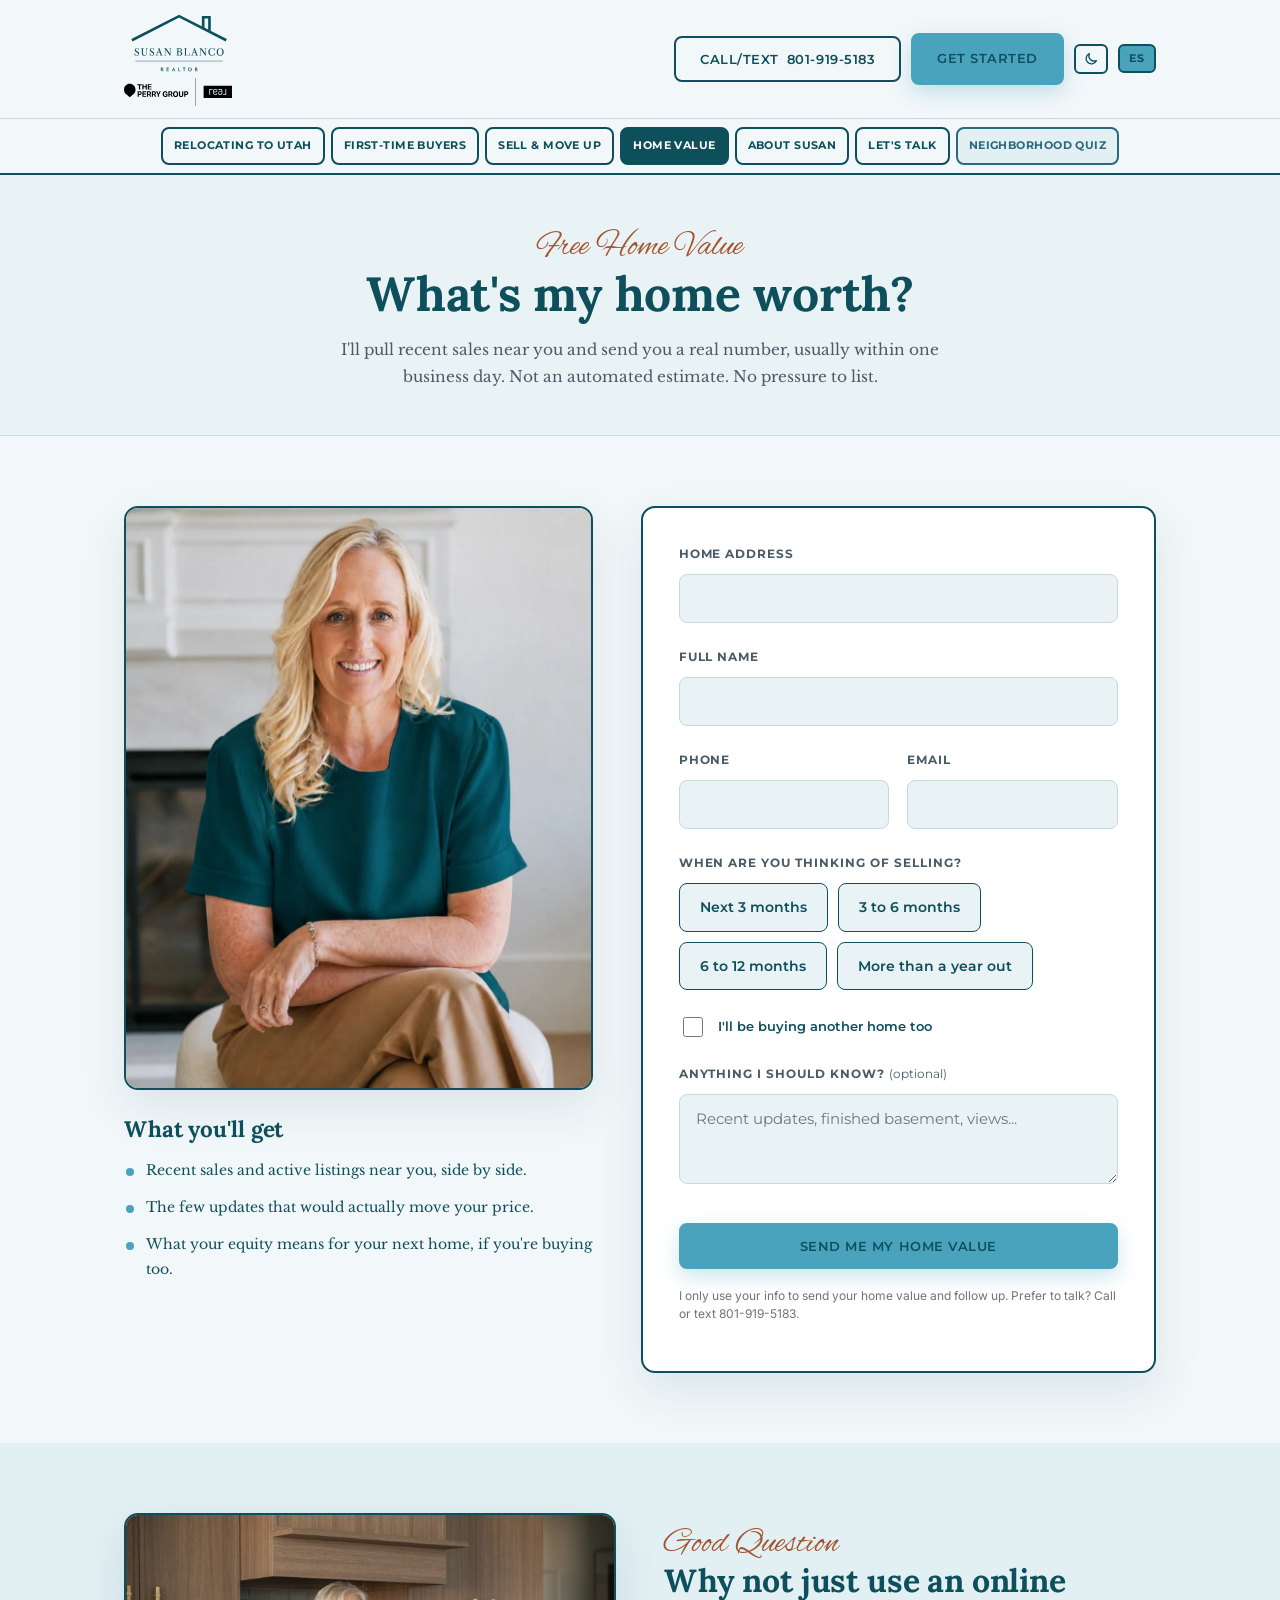
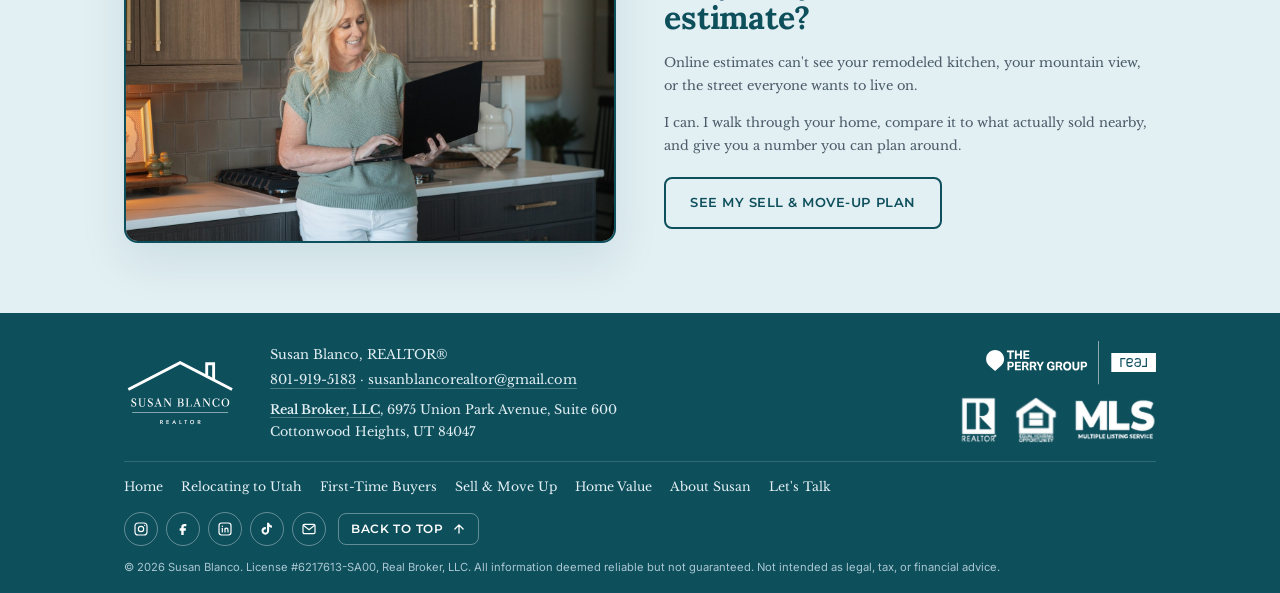
<file: home-value.html>
<!doctype html>
<html lang="en">
<head>
<meta charset="utf-8">
<meta name="viewport" content="width=device-width, initial-scale=1, viewport-fit=cover">
<title>What's My Home Worth? | Susan Blanco, Utah Realtor</title>
<meta name="description" content="Get a free, real home value for your Utah home from Susan Blanco, based on recent nearby sales. Usually within one business day, with no pressure to list.">
<link rel="canonical" href="https://move.susanfindshomes.com/home-value.html">
<meta property="og:type" content="website">
<meta property="og:url" content="https://move.susanfindshomes.com/home-value.html">
<meta property="og:title" content="What's My Home Worth? | Susan Blanco, Utah Realtor">
<meta property="og:description" content="Get a free, real home value for your Utah home from Susan Blanco, based on recent nearby sales. Usually within one business day, with no pressure to list.">
<meta property="og:image" content="https://move.susanfindshomes.com/hero-1.jpg">
<meta name="twitter:card" content="summary_large_image">
<link rel="icon" type="image/svg+xml" href="favicon.svg">
<link rel="icon" type="image/png" sizes="32x32" href="favicon-32.png">
<link rel="apple-touch-icon" href="apple-touch-icon.png">
<script>try{var t=localStorage.getItem('sb-theme');if(t==='dark'||t==='light'){document.documentElement.setAttribute('data-theme',t);}}catch(e){}</script>
<link rel="preconnect" href="https://fonts.googleapis.com">
<link rel="preconnect" href="https://fonts.gstatic.com" crossorigin>
<link href="https://fonts.googleapis.com/css2?family=Poppins:wght@400;500;600;700;800&family=Montserrat:wght@500;600;700;800&family=Lora:ital,wght@0,400;0,500;0,600;0,700;1,400&family=Inter:wght@400;500&family=Alex+Brush&family=Libre+Baskerville:ital,wght@0,400;0,700;1,400&display=swap" rel="stylesheet">
<link rel="stylesheet" href="site.css">
</head>
<body data-page="home-value" data-title-es="¿Cuánto Vale Mi Casa? | Susan Blanco">
<header>
  <div class="nav wrap">
    <a class="brand brand-logos" href="index.html" aria-label="Susan Blanco, Realtor. The Perry Group, Real Broker, LLC">
      <img class="hdr-logo hdr-light" src="logo-susan.svg" alt="Susan Blanco, Realtor" width="75" height="46">
      <img class="hdr-tpg hdr-light" src="logo-tpg.svg" alt="The Perry Group, Real Broker, LLC" width="84" height="21">
      <img class="hdr-logo hdr-dark" src="logo-susan-dark.svg" alt="" width="75" height="46">
      <img class="hdr-tpg hdr-dark" src="logo-tpg-dark.svg" alt="" width="84" height="21">
    </a>
    <div class="nav-cta">
      <div class="call-wrap">
        <button type="button" class="btn btn-ghost" id="call-btn" aria-haspopup="true" aria-expanded="false" aria-controls="call-menu"><span class="long">Call/Text</span> <span class="phone-num">801-919-5183</span></button>
        <div class="call-menu" id="call-menu" hidden>
          <a class="cm-call" href="tel:+18019195183" target="_blank" rel="noopener">Call 801-919-5183</a>
          <a class="cm-text" href="sms:+18019195183" target="_blank" rel="noopener">Text 801-919-5183</a>
          <button type="button" class="cm-copy" id="cm-copy">Copy number</button>
        </div>
      </div>
      <a class="btn btn-primary" href="contact.html">Get Started</a>
      <button type="button" class="theme-btn" id="theme-btn" aria-label="Switch to dark mode"><svg class="i-moon" viewBox="0 0 24 24" fill="none" stroke="currentColor" stroke-width="2" stroke-linecap="round" stroke-linejoin="round" aria-hidden="true"><path d="M20 14.5A8 8 0 0 1 9.5 4a8 8 0 1 0 10.5 10.5z"/></svg><svg class="i-sun" viewBox="0 0 24 24" fill="none" stroke="currentColor" stroke-width="2" stroke-linecap="round" aria-hidden="true"><circle cx="12" cy="12" r="4.5"/><path d="M12 2v2M12 20v2M4.9 4.9l1.4 1.4M17.7 17.7l1.4 1.4M2 12h2M20 12h2M4.9 19.1l1.4-1.4M17.7 6.3l1.4-1.4"/></svg></button>
      <button type="button" class="lang-btn" id="lang-btn" lang="es" aria-label="Ver en español">ES</button>
    </div>
  </div>
  <nav class="subnav" aria-label="Site pages">
    <div class="subnav-inner wrap">
      <a class="navbtn" href="relocating.html">Relocating to Utah</a>
      <a class="navbtn" href="first-time-buyers.html">First-Time Buyers</a>
      <a class="navbtn" href="sell-move-up.html">Sell &amp; Move Up</a>
      <a class="navbtn active" aria-current="page" href="home-value.html">Home Value</a>
      <a class="navbtn" href="about.html">About Susan</a>
      <a class="navbtn" href="contact.html">Let's Talk</a>
      <a class="navbtn navbtn-quiz" data-quiz href="quiz.html" target="_blank" rel="noopener">Neighborhood Quiz</a>
    </div>
  </nav>
</header>

<main>

<section class="page-hero">
  <div class="wrap">
    <span class="script script-eyebrow">Free Home Value</span>
    <h1>What's my home worth?</h1>
    <p class="lead">I'll pull recent sales near you and send you a real number, usually within one business day. Not an automated estimate. No pressure to list.</p>
  </div>
</section>

<section class="section form-section">
  <div class="wrap hv-grid">
    <div>
      <div class="hv-photo"><img src="susan-teal-room.jpg" style="object-position:49% 0%" alt="Susan Blanco, Utah Realtor" width="1200" height="1200"></div>
      <div class="hv-copy">
        <h2>What you'll get</h2>
        <ul class="dot-list">
          <li class="tr">Recent sales and active listings near you, side by side.</li>
          <li class="tr">The few updates that would actually move your price.</li>
          <li class="tr">What your equity means for your next home, if you're buying too.</li>
        </ul>
      </div>
    </div>

    <div class="hv-form">
      <div class="form-card">
        <form id="lead-capture-form" class="js-lead" action="https://formspree.io/f/xyegqzdp" method="POST">
          <input type="hidden" name="_subject" value="Home Value Request from Susan Blanco Website">
          <input type="hidden" name="Page Section" id="page-section" value="Home Value">
          <input type="hidden" name="Interested In" value="Home Value">
          <input type="hidden" name="Language" id="lang-field" value="English">
          <input type="text" name="_gotcha" class="hp" tabindex="-1" autocomplete="off">

          <div class="field">
            <label class="field-label" for="address">Home Address</label>
            <input type="text" id="address" name="Home Address" required autocomplete="street-address">
          </div>
          <div class="field">
            <label class="field-label" for="name">Full Name</label>
            <input type="text" id="name" name="Name" required autocomplete="name">
          </div>
          <div class="two-col">
            <div class="field">
              <label class="field-label" for="phone">Phone</label>
              <input type="tel" id="phone" name="Phone" required autocomplete="tel">
            </div>
            <div class="field">
              <label class="field-label" for="email">Email</label>
              <input type="email" id="email" name="Email" required autocomplete="email">
            </div>
          </div>
          <div class="field">
            <label class="field-label">When are you thinking of selling?</label>
            <div class="pill-group">
              <input type="radio" id="sell-3" name="Selling Timeline" value="Next 3 months" required>
              <label for="sell-3">Next 3 months</label>
              <input type="radio" id="sell-6" name="Selling Timeline" value="3 to 6 months">
              <label for="sell-6">3 to 6 months</label>
              <input type="radio" id="sell-12" name="Selling Timeline" value="6 to 12 months">
              <label for="sell-12">6 to 12 months</label>
              <input type="radio" id="sell-later" name="Selling Timeline" value="More than a year out">
              <label for="sell-later">More than a year out</label>
            </div>
          </div>
          <div class="field">
            <label class="check-row"><input type="checkbox" name="Also Buying" value="Yes"> <span class="tr">I'll be buying another home too</span></label>
          </div>
          <div class="field">
            <label class="field-label" for="notes">Anything I Should Know? <span style="text-transform:none; font-weight:400; letter-spacing:0;">(optional)</span></label>
            <textarea id="notes" name="Notes" data-ph-es="Remodelaciones, sótano terminado, vistas..." placeholder="Recent updates, finished basement, views..."></textarea>
          </div>
          <div class="submit-row">
            <div id="turnstile-box" class="turnstile-box" hidden></div>
            <button type="submit" class="btn btn-primary btn-block" id="submit-btn">Send Me My Home Value</button>
          </div>
          <p id="form-msg" role="status"></p>
          <p class="consent">I only use your info to send your home value and follow up. Prefer to talk? Call or text 801-919-5183.</p>
        </form>
      </div>
    </div>
  </div>
</section>

<section class="section why-not">
  <div class="wrap split">
    <div class="split-photo"><img src="susan-laptop-wide.jpg" alt="Susan Blanco reviewing recent home sales on her laptop" width="1400" height="933" loading="lazy"></div>
    <div class="split-text">
      <span class="script script-eyebrow">Good Question</span>
      <h2>Why not just use an online estimate?</h2>
      <p>Online estimates can't see your remodeled kitchen, your mountain view, or the street everyone wants to live on.</p>
      <p>I can. I walk through your home, compare it to what actually sold nearby, and give you a number you can plan around.</p>
      <div class="about-btns"><a class="btn btn-ghost" href="sell-move-up.html">See My Sell &amp; Move-Up Plan</a></div>
    </div>
  </div>
</section>

</main>

<footer>
  <div class="wrap">
    <div class="fa">
      <img class="footer-logo" src="logo-susan-footer.svg" alt="Susan Blanco, Realtor" width="170" height="105">
      <div>
        <p class="contact-line">Susan Blanco, REALTOR&reg;</p>
        <p class="contact-line"><a class="contact-link" href="tel:+18019195183">801-919-5183</a> &middot; <a class="contact-link" href="mailto:susanblancorealtor@gmail.com">susanblancorealtor@gmail.com</a></p>
        <address><a href="https://www.utahrealestate.com/roster/office.listings.report/id/71477" target="_blank" rel="noopener">Real Broker, LLC</a>, 6975 Union Park Avenue, Suite 600<br>Cottonwood Heights, UT 84047</address>
      </div>
      <div class="fa-right">
        <svg xmlns="http://www.w3.org/2000/svg" class="broker-logo" role="img" aria-label="The Perry Group and Real Broker, LLC" viewBox="0 0 1667 426" fill="none"> <g clip-path="url(#clip0_354_131)"> <path d="M230.284 109.225H204.842V93.235H274.287V109.225H248.727V176.569H230.284V109.225Z" fill="#ffffff"/> <path d="M333.809 141.788H301.363V176.567H283.038V93.2338H301.363V125.33H333.809V93.2338H352.25V176.567H333.809V141.788Z" fill="#ffffff"/> <path d="M366.72 93.235H424.495V108.058H384.811V126.616H422.159V141.439H384.811V161.747H426.828L424.961 176.57H366.72V93.235Z" fill="#ffffff"/> <path d="M210.56 203.465H240.557C248.57 203.465 254.95 204.573 259.698 206.791C264.443 209.007 267.868 212.12 269.969 216.127C272.069 220.135 273.12 224.862 273.12 230.309C273.12 235.91 272.05 240.795 269.91 244.956C267.769 249.119 264.326 252.348 259.581 254.644C254.833 256.94 248.531 258.087 240.674 258.087H228.302V286.798H210.56V203.465ZM255.963 230.542C255.963 226.264 254.872 223.131 252.694 221.147C250.514 219.163 246.468 218.171 240.557 218.171H228.302V243.379H240.674C246.664 243.379 250.71 242.272 252.81 240.054C254.911 237.837 255.963 234.667 255.963 230.542Z" fill="#ffffff"/> <path d="M283.971 203.465H341.744V218.287H302.062V236.846H339.41V251.669H302.062V271.977H344.077L342.211 286.8H283.971V203.465Z" fill="#ffffff"/> <path d="M353.766 203.465H385.162C393.021 203.465 399.303 204.555 404.011 206.733C408.719 208.913 412.123 211.926 414.224 215.779C416.325 219.631 417.376 224.008 417.376 228.91C417.376 234.202 416.286 238.791 414.107 242.682C411.927 246.572 408.581 249.683 404.07 252.018L421.46 286.798H402.202L387.613 255.986C386.989 255.986 386.367 256.007 385.746 256.044C385.123 256.084 384.501 256.103 383.88 256.103H371.273V286.798H353.766V203.465ZM399.635 229.491C399.635 225.601 398.506 222.663 396.251 220.679C393.993 218.696 389.907 217.702 383.996 217.702H371.273V241.98H384.697C390.453 241.98 394.384 240.912 396.485 238.769C398.585 236.631 399.636 233.538 399.636 229.491H399.635Z" fill="#ffffff"/> <path d="M429.747 203.465H461.143C469.001 203.465 475.283 204.555 479.992 206.733C484.698 208.913 488.103 211.926 490.204 215.779C492.305 219.631 493.356 224.008 493.356 228.91C493.356 234.202 492.265 238.791 490.088 242.682C487.908 246.572 484.561 249.683 480.05 252.018L497.441 286.798H478.181L463.592 255.986C462.97 255.986 462.347 256.007 461.726 256.044C461.102 256.084 460.48 256.103 459.859 256.103H447.254V286.798H429.747V203.465ZM475.615 229.491C475.615 225.601 474.486 222.663 472.23 220.679C469.973 218.696 465.888 217.702 459.975 217.702H447.254V241.98H460.676C466.432 241.98 470.364 240.912 472.465 238.769C474.565 236.631 475.616 233.538 475.616 229.491H475.615Z" fill="#ffffff"/> <path d="M521.833 253.652L493.705 203.465H513.664L531.171 238.829L549.028 203.465H568.286L540.392 253.652V286.798H521.834V253.652H521.833Z" fill="#ffffff"/> <path d="M596.763 245.364C596.763 236.493 598.298 228.772 601.373 222.196C604.445 215.622 608.938 210.506 614.853 206.849C620.767 203.192 627.925 201.364 636.33 201.364C646.21 201.364 653.991 203.68 659.673 208.308C665.351 212.938 668.932 219.26 670.409 227.273L652.203 229.257C651.19 225.368 649.518 222.332 647.184 220.153C644.849 217.975 641.192 216.884 636.213 216.884C631.311 216.884 627.361 218.091 624.365 220.502C621.368 222.914 619.191 226.221 617.83 230.423C616.468 234.623 615.788 239.488 615.788 245.012C615.788 254.116 617.577 261.119 621.157 266.021C624.735 270.921 630.416 273.374 638.197 273.374C644.654 273.374 650.103 272.012 654.539 269.289V255.633H638.314V241.044H671.694V277.459C667.259 281.193 662.007 284.035 655.939 285.979C649.869 287.923 643.722 288.897 637.497 288.897C624.502 288.897 614.464 285.103 607.385 277.517C600.304 269.931 596.765 259.214 596.765 245.362L596.763 245.364Z" fill="#ffffff"/> <path d="M684.179 203.465H715.575C723.434 203.465 729.715 204.555 734.424 206.733C739.132 208.913 742.536 211.926 744.637 215.779C746.737 219.631 747.788 224.008 747.788 228.91C747.788 234.202 746.697 238.791 744.52 242.682C742.34 246.572 738.994 249.683 734.482 252.018L751.873 286.798H732.615L718.026 255.986C717.402 255.986 716.78 256.007 716.159 256.044C715.536 256.084 714.914 256.103 714.291 256.103H701.686V286.798H684.179V203.465ZM730.047 229.491C730.047 225.601 728.919 222.663 726.663 220.679C724.406 218.696 720.32 217.702 714.409 217.702H701.686V241.98H715.109C720.866 241.98 724.797 240.912 726.897 238.769C728.998 236.631 730.049 233.538 730.049 229.491H730.047Z" fill="#ffffff"/> <path d="M756.193 245.364C756.193 236.026 757.844 228.072 761.152 221.496C764.459 214.922 769.147 209.923 775.217 206.499C781.286 203.076 788.406 201.364 796.576 201.364C804.746 201.364 811.825 203.056 817.818 206.441C823.808 209.824 828.419 214.747 831.648 221.205C834.876 227.665 836.492 235.523 836.492 244.781C836.492 254.118 834.857 262.076 831.59 268.649C828.321 275.225 823.691 280.244 817.701 283.705C811.708 287.167 804.55 288.899 796.224 288.899C788.054 288.899 780.974 287.207 774.983 283.822C768.99 280.437 764.363 275.517 761.094 269.058C757.826 262.601 756.193 254.702 756.193 245.364ZM775.334 245.131C775.334 253.847 777.085 260.674 780.586 265.615C784.087 270.557 789.34 273.026 796.342 273.026C803.266 273.026 808.499 270.557 812.039 265.615C815.578 260.674 817.35 253.847 817.35 245.131C817.35 236.416 815.579 229.59 812.039 224.648C808.499 219.707 803.265 217.237 796.342 217.237C789.34 217.237 784.087 219.707 780.586 224.648C777.085 229.59 775.334 236.418 775.334 245.131Z" fill="#ffffff"/> <path d="M847.462 252.601V203.465H865.902V253.418C865.902 260.033 867.128 264.955 869.579 268.182C872.031 271.413 876.017 273.026 881.543 273.026C887.222 273.026 891.23 271.413 893.565 268.182C895.899 264.956 897.066 260.033 897.066 253.418V203.465H915.507V252.833C915.507 265.051 912.57 274.115 906.695 280.029C900.82 285.944 892.357 288.899 881.31 288.899C870.262 288.899 861.858 285.962 856.101 280.087C850.342 274.214 847.464 265.051 847.464 252.601H847.462Z" fill="#ffffff"/> <path d="M929.161 203.465H959.157C967.171 203.465 973.551 204.573 978.299 206.791C983.043 209.007 986.469 212.12 988.57 216.127C990.671 220.135 991.721 224.862 991.721 230.309C991.721 235.91 990.651 240.795 988.511 244.956C986.37 249.119 982.926 252.348 978.181 254.644C973.435 256.94 967.131 258.087 959.273 258.087H946.903V286.798H929.161V203.465ZM974.563 230.542C974.563 226.264 973.472 223.131 971.295 221.147C969.115 219.163 965.069 218.171 959.157 218.171H946.903V243.379H959.273C965.265 243.379 969.311 242.272 971.412 240.054C973.512 237.837 974.563 234.667 974.563 230.542Z" fill="#ffffff"/> <path d="M177.559 177.068C177.559 128.153 137.907 88.5003 88.991 88.5003C40.075 88.5003 0.420898 128.153 0.420898 177.068C0.420898 203.201 11.8096 226.619 29.8133 242.828C29.777 242.881 29.7549 242.94 29.7225 242.989L88.9794 293.632L147.823 243.341C147.794 243.3 147.768 243.258 147.74 243.221C165.991 226.995 177.559 203.411 177.559 177.068Z" fill="#ffffff"/> <path d="M1106.7 425.857V0.857483H1101.61V425.857H1106.7Z" fill="#ffffff"/> <path d="M1470.18 217.953C1466.88 220.399 1465.19 224.135 1465.19 228.964C1465.19 233.793 1466.84 237.186 1470.1 239.516C1473.39 241.875 1478.38 243.07 1484.95 243.07C1493.57 243.07 1499.67 241.216 1503.6 237.401C1505.63 235.455 1506.97 232.227 1506.97 222.804V214.227H1484.84C1478.42 214.227 1473.49 215.515 1470.18 217.953H1470.18ZM1228.74 116.58V304.313H1666.83V116.58H1228.74ZM1366.79 166.368V178.365L1366.09 178.357L1329.38 178.117L1329.41 254.721H1317.24V166.368H1366.79ZM1393.37 238.498C1396.67 241.507 1401.71 242.97 1408.77 242.97C1418.06 242.97 1424.77 239.904 1429.27 233.598L1429.8 232.856L1430.46 233.487L1438.55 241.203L1438.11 241.77C1434.25 246.721 1430 250.088 1425.11 252.071C1420.4 253.932 1415.4 254.724 1408.38 254.724C1396.77 254.724 1389.03 252.487 1384 247.689C1379.2 243.114 1376.99 236.251 1376.99 226.093V192.303C1376.99 185.753 1378.65 180.954 1382.41 176.753C1387.25 171.342 1395.44 167.423 1402.79 167.001C1404.36 166.868 1406.03 166.8 1407.76 166.8C1409.9 166.8 1411.72 166.857 1413.33 166.983C1423.03 167.381 1429.83 169.902 1434.74 174.92C1439.02 179.309 1440.84 184.451 1440.84 192.145C1440.84 200.434 1438.48 206.287 1433.43 210.606C1428.24 215.037 1421.35 217.061 1411.75 217.061H1388.6V225.053C1388.6 231.176 1390.15 235.576 1393.37 238.498ZM1518.58 228.591C1518.58 235.145 1516.92 239.939 1513.16 244.141C1508.32 249.551 1500.13 253.474 1492.77 253.897C1491.21 254.025 1489.53 254.094 1487.8 254.094C1485.67 254.094 1483.85 254.033 1482.24 253.907C1472.54 253.509 1465.73 250.985 1460.83 245.961C1456.55 241.573 1454.73 236.421 1454.73 228.729C1454.73 220.436 1457.08 214.563 1462.14 210.243C1467.33 205.812 1474.22 203.746 1483.82 203.746H1506.97V195.843C1506.97 189.72 1505.42 185.32 1502.2 182.394C1498.89 179.385 1493.86 177.922 1486.79 177.922C1477.5 177.922 1470.8 180.988 1466.3 187.295L1465.77 188.036L1465.1 187.405L1457.53 180.184L1457.01 179.689L1457.45 179.122C1461.31 174.171 1465.56 170.804 1470.45 168.821C1475.16 166.96 1480.16 166.168 1487.18 166.168C1498.79 166.168 1506.53 168.405 1511.57 173.203C1516.36 177.779 1518.57 184.641 1518.57 194.799V228.589L1518.58 228.591ZM1578.33 254.721H1528.77V242.531L1529.48 242.535L1566.19 242.775L1566.15 166.369H1578.33V254.723L1578.33 254.721ZM1425.38 202.897C1428.69 200.451 1430.37 196.761 1430.37 191.932C1430.37 187.103 1428.72 183.71 1425.47 181.38C1422.18 179.021 1417.18 177.827 1410.62 177.827C1401.99 177.827 1395.89 179.677 1391.96 183.495C1389.94 185.439 1388.6 188.669 1388.6 198.092V206.578H1410.73C1417.14 206.578 1422.07 205.337 1425.38 202.897Z" fill="#ffffff"/> </g> <defs> <clipPath id="clip0_354_131"> <rect width="1666.41" height="425" fill="#0e4f5c" transform="translate(0.422852 0.857544)"/> </clipPath> </defs> </svg>
        <div class="compliance" aria-label="REALTOR, Equal Housing Opportunity, and MLS logos">
          <img class="clogo" src="realtor-logo.png" alt="REALTOR&reg;" width="76" height="91">
          <img class="clogo" src="equal-housing-logo.png" alt="Equal Housing Opportunity" width="89" height="95">
          <img class="clogo clogo-mls" src="mls-logo.png" alt="MLS, Multiple Listing Service" width="163" height="81">
        </div>
      </div>
    </div>
    <div class="fa-bot">
      <nav class="fa-links" aria-label="Footer">
        <a href="index.html">Home</a><a href="relocating.html">Relocating to Utah</a><a href="first-time-buyers.html">First-Time Buyers</a><a href="sell-move-up.html">Sell &amp; Move Up</a><a href="home-value.html">Home Value</a><a href="about.html">About Susan</a><a href="contact.html">Let's Talk</a>
      </nav>
      <div class="fa-actions">
        <div class="socials">
        <a href="https://www.instagram.com/susanblancorealtor/" target="_blank" rel="noopener" aria-label="Susan Blanco on Instagram"><svg viewBox="0 0 24 24" fill="none" stroke="currentColor" stroke-width="1.8" aria-hidden="true"><rect x="3" y="3" width="18" height="18" rx="5"/><circle cx="12" cy="12" r="4"/><circle cx="17.5" cy="6.5" r="1" fill="currentColor" stroke="none"/></svg></a>
        <a href="https://www.facebook.com/susansblanco" target="_blank" rel="noopener" aria-label="Susan Blanco on Facebook"><svg viewBox="0 0 24 24" fill="currentColor" aria-hidden="true"><path d="M14.2 8H17V4.5h-3c-2.9 0-4.6 1.8-4.6 4.7V11H7v3.5h2.4V21H13v-6.5h3l.5-3.5H13V9.3c0-.8.4-1.3 1.2-1.3z"/></svg></a>
        <a href="https://www.linkedin.com/in/susanblancorealtor/" target="_blank" rel="noopener" aria-label="Susan Blanco on LinkedIn"><svg viewBox="0 0 24 24" fill="none" stroke="currentColor" stroke-width="1.8" stroke-linecap="round" aria-hidden="true"><rect x="3" y="3" width="18" height="18" rx="4"/><path d="M8 11v5.5"/><circle cx="8" cy="7.8" r="1.1" fill="currentColor" stroke="none"/><path d="M12 16.5v-5.5M12 13.4c0-1.7 1-2.6 2.3-2.6s2.2.9 2.2 2.6v3.1"/></svg></a>
        <a href="https://www.tiktok.com/@susanblancorealtor" target="_blank" rel="noopener" aria-label="Susan Blanco on TikTok"><svg viewBox="0 0 24 24" fill="currentColor" aria-hidden="true"><path d="M16.6 5.8c-.9-1-1.4-2.2-1.4-3.3h-3.1v12.4c0 1.4-1.2 2.6-2.6 2.6s-2.6-1.2-2.6-2.6 1.2-2.6 2.6-2.6c.3 0 .5 0 .8.1V9.2c-.3 0-.5-.1-.8-.1-3.1 0-5.7 2.6-5.7 5.7s2.6 5.7 5.7 5.7 5.7-2.6 5.7-5.7V8.6c1.2.9 2.7 1.4 4.2 1.4V6.9c-1.1 0-2.1-.4-2.8-1.1z"/></svg></a>
        <a href="mailto:susanblancorealtor@gmail.com" aria-label="Email Susan Blanco"><svg viewBox="0 0 24 24" fill="none" stroke="currentColor" stroke-width="1.8" aria-hidden="true"><rect x="3" y="5" width="18" height="14" rx="2"/><path d="M3.5 6.5l8.5 6.5 8.5-6.5"/></svg></a>
      </div>
        <button type="button" class="top-btn" id="top-btn"><span class="top-label">Back to Top</span> <svg viewBox="0 0 24 24" width="14" height="14" fill="none" stroke="currentColor" stroke-width="2.2" stroke-linecap="round" stroke-linejoin="round" aria-hidden="true"><path d="M12 19V5M5 12l7-7 7 7"/></svg></button>
      </div>
    </div>
    <div class="legal">
      &copy; <span id="year"></span> Susan Blanco. License #6217613-SA00, Real Broker, LLC. All information deemed reliable but not guaranteed. Not intended as legal, tax, or financial advice.
    </div>
  </div>
</footer>

<script src="site.js"></script>
</body>
</html>
</file>
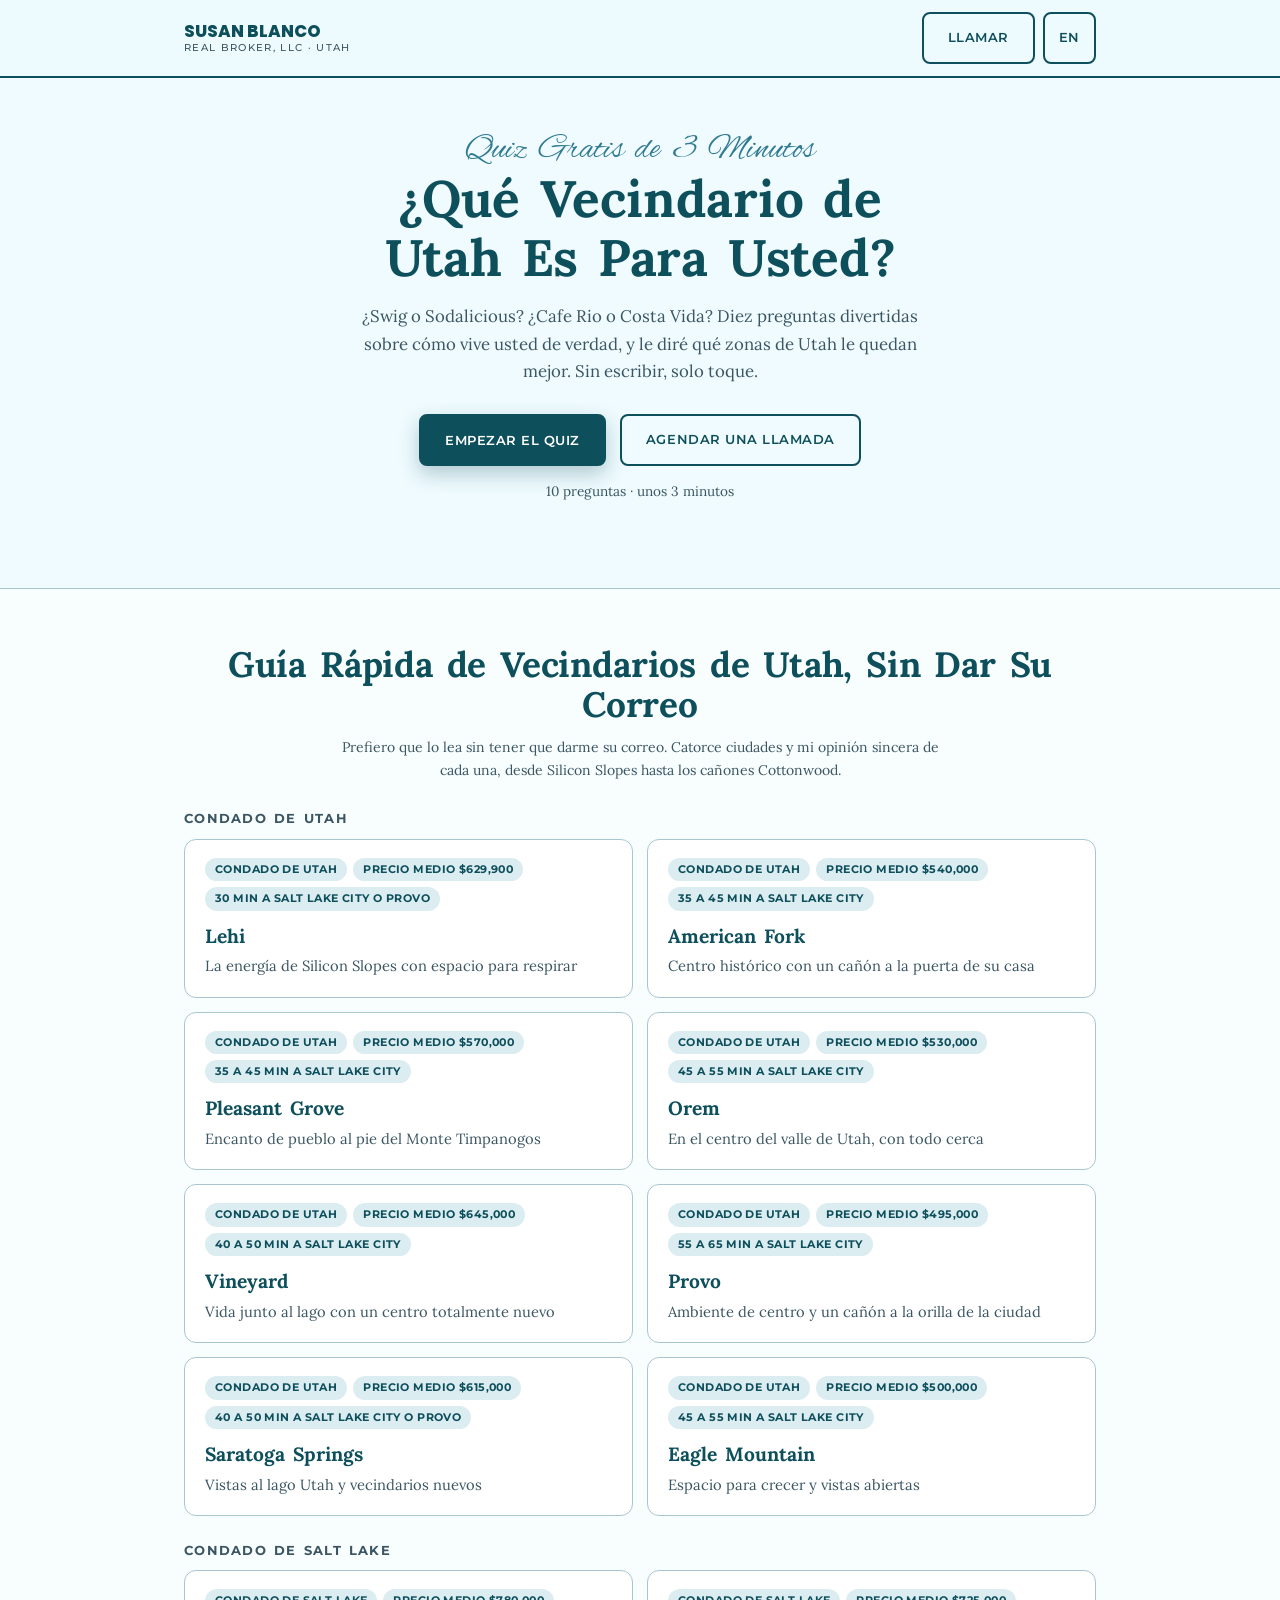
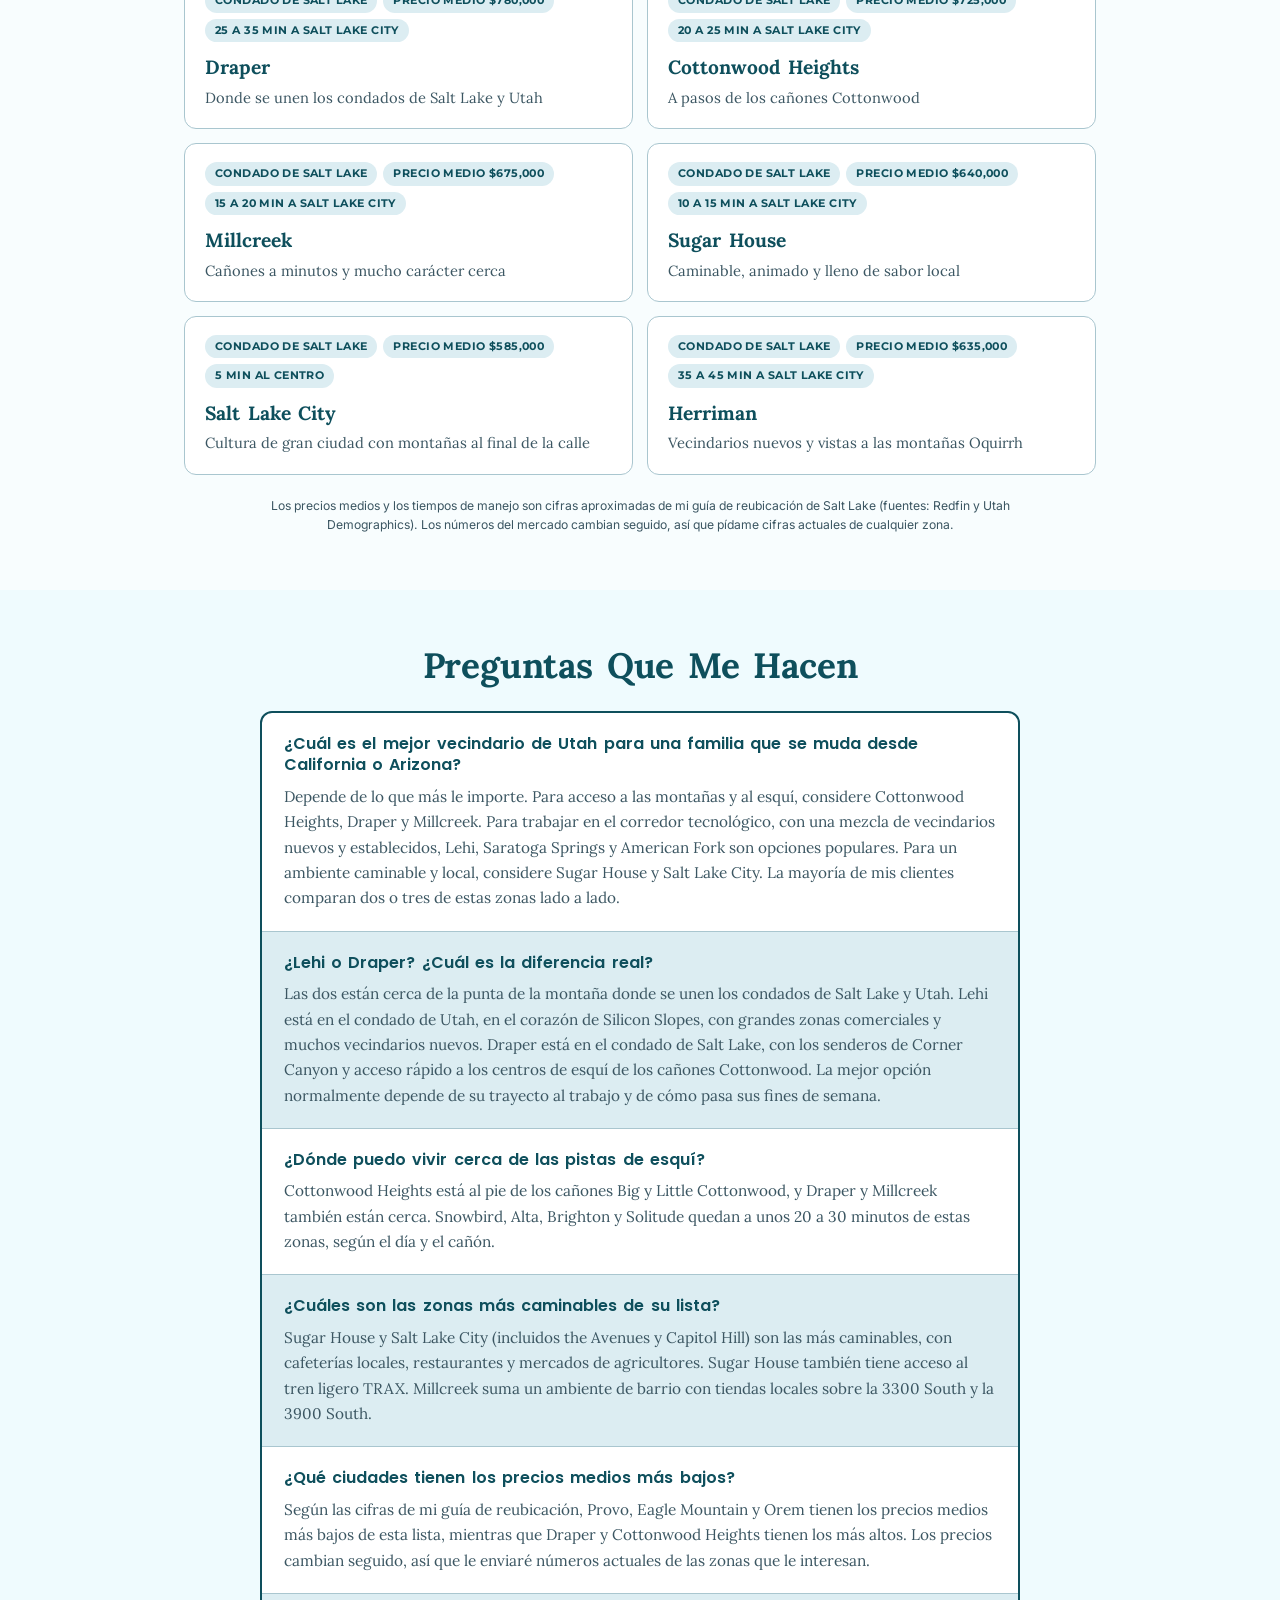
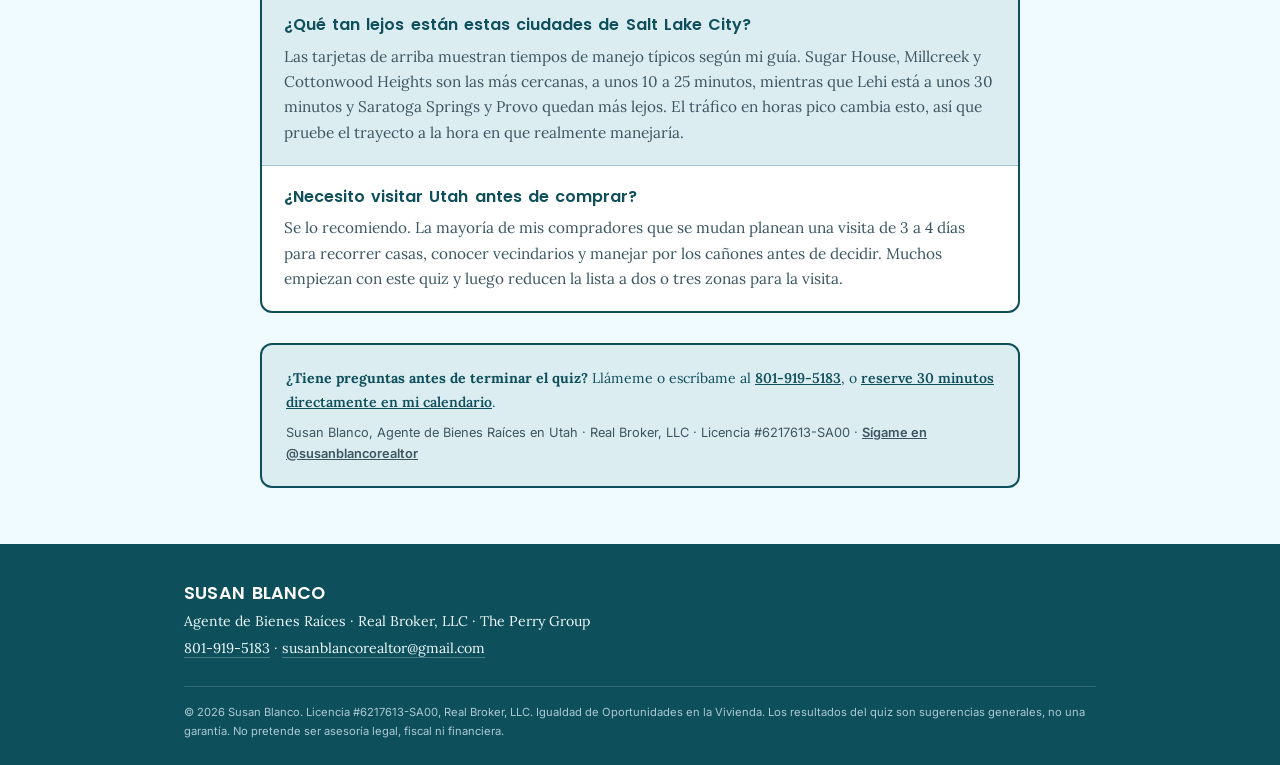
<file: quiz-es.html>
<!doctype html>
<html lang="es">
<head>
<meta charset="utf-8">
<meta name="viewport" content="width=device-width, initial-scale=1, viewport-fit=cover">
<title>¿Qué Vecindario de Utah Es Para Usted? | Susan Blanco</title>
<meta name="description" content="Haga el quiz gratis de 3 minutos de Susan Blanco. Diez preguntas divertidas sobre cómo vive usted, con 14 ciudades de los condados de Utah y Salt Lake.">
<meta property="og:type" content="website">
<meta property="og:title" content="¿Qué Vecindario de Utah Es Para Usted? | Susan Blanco">
<meta property="og:description" content="Haga el quiz gratis de 3 minutos de Susan Blanco. Diez preguntas divertidas sobre cómo vive usted, con 14 ciudades de los condados de Utah y Salt Lake.">
<meta name="twitter:card" content="summary">
<link rel="icon" href="data:image/svg+xml,%3Csvg xmlns='http://www.w3.org/2000/svg' viewBox='0 0 100 100'%3E%3Ctext y='.9em' font-size='90'%3E%F0%9F%8F%94%EF%B8%8F%3C/text%3E%3C/svg%3E">
<style>:root{color-scheme:light;box-sizing:border-box;padding-top:env(safe-area-inset-top,0px);padding-bottom:env(safe-area-inset-bottom,0px)}html{scroll-padding-top:env(safe-area-inset-top,0px)}body{margin:0;padding:0;font:14px -apple-system,BlinkMacSystemFont,sans-serif;background:#fff;color:#000}img{max-width:100%}[hidden]:not([hidden=until-found i]){display:none!important}</style>
</head>
<body>

<link href="https://fonts.googleapis.com/css2?family=Poppins:wght@400;500;600;700;800&family=Montserrat:wght@500;600;700;800&family=Lora:ital,wght@0,400;0,500;0,600;0,700;1,400&family=Inter:wght@400;500&family=Alex+Brush&display=swap" rel="stylesheet">
<style>
  :root{
    /* Teal preview palette: accent #4393AA, background #EFFBFE */
    --cream:#effbfe;
    --cream-2:#f8fdfe;
    --card-blue:#dcedf2;
    --blue-gray:#acc9d3;
    --slate:#4393aa;
    --ink:#0e4f5c;
    --ink-soft:#3b5662;
    --gold:#4393aa;
    --tan:#4393aa;
    --gold-dark:#2f7a91;
    --line:#a9c6cf;
    --black-box:#0e4f5c;
    --white:#ffffff;
    --shadow: 0 18px 46px rgba(14,79,92,0.14);
    --f-title:'Lora',Georgia,serif;
    --f-heading:'Poppins',sans-serif;
    --f-section:'Montserrat',sans-serif;
    --f-script:'Alex Brush',cursive;
    --f-body:'Lora',Georgia,serif;
    --f-caption:'Inter',sans-serif;
  }
  *{box-sizing:border-box;}
  [hidden]{display:none !important;}
  html{scroll-behavior:smooth;}
  body{
    margin:0; background:var(--cream); color:var(--ink);
    font-family:var(--f-body); font-weight:400; line-height:1.65;
    -webkit-font-smoothing:antialiased;
  }
  a{color:inherit;}
  .wrap{max-width:960px; margin:0 auto; padding:0 24px;}
  h1,h2,h3{
    font-family:var(--f-section); font-weight:800; text-transform:uppercase;
    letter-spacing:.01em; margin:0 0 .3em; color:var(--ink); line-height:1.12;
  }
  .script{font-family:var(--f-script); font-weight:400; color:var(--gold-dark); line-height:1; display:inline-block;}
  .script-eyebrow{font-size:2.1rem; margin-bottom:2px;}

  header{background:rgba(239,251,254,0.96); border-bottom:2px solid var(--ink);}
  .nav{display:flex; align-items:center; justify-content:space-between; gap:12px; padding:12px 24px;}
  .brand-text{line-height:1.15;}
  .brand-text .name{font-size:1.05rem; font-weight:800; text-transform:uppercase; font-family:var(--f-section);}
  .brand-text .tag{font-size:.64rem; letter-spacing:.13em; text-transform:uppercase; color:var(--ink-soft); font-weight:500; font-family:var(--f-section);}

  .btn{
    display:inline-flex; align-items:center; justify-content:center; gap:8px;
    font-family:var(--f-section); font-weight:600; font-size:.82rem;
    text-transform:uppercase; letter-spacing:.04em; white-space:nowrap;
    padding:13px 24px; border-radius:8px; text-decoration:none; cursor:pointer;
    border:2px solid var(--ink);
    transition:transform .15s ease, background .15s ease, color .15s ease;
  }
  .btn:hover{transform:translateY(-1px);}
  .btn:focus-visible, .opt:focus-visible, .linkbtn:focus-visible{outline:2px solid var(--gold); outline-offset:2px;}
  .btn-primary{background:var(--black-box); color:var(--white); box-shadow:0 8px 20px rgba(14,79,92,.28);}
  .btn-primary:hover{background:#2f7a91;}
  .btn-ghost{background:transparent; color:var(--ink);}
  .btn-ghost:hover{background:var(--ink); color:var(--cream);}
  .btn-block{width:100%;}
  .btn[disabled]{opacity:.6; cursor:default; transform:none;}
  .linkbtn{background:none; border:none; padding:6px 2px; font:inherit; font-weight:600; font-size:.85rem; color:var(--ink-soft); text-decoration:underline; cursor:pointer;}

  .screen{padding:56px 0 72px;}
  .center{text-align:center;}

  /* intro */
  .intro h1{font-size:clamp(2rem,5vw,3.2rem); text-wrap:balance;}
  .intro p.lead{max-width:560px; margin:16px auto 28px; font-size:1.05rem; color:var(--ink-soft); font-weight:400;}
  .intro .meta{margin-top:14px; font-size:.85rem; color:var(--ink-soft); font-weight:400;}
  .area-strip{display:flex; flex-wrap:wrap; justify-content:center; gap:8px; max-width:640px; margin:34px auto 0;}
  .area-strip span{border:1.5px solid var(--line); border-radius:999px; padding:6px 14px; font-size:.74rem; font-weight:600; letter-spacing:.04em; text-transform:uppercase; color:var(--ink-soft); background:var(--cream-2); font-family:var(--f-section);}

  /* quiz */
  .quiz-card{max-width:760px; margin:0 auto;}
  .progress-meta{display:flex; justify-content:space-between; align-items:center; font-size:.74rem; font-weight:700; text-transform:uppercase; letter-spacing:.08em; color:var(--ink-soft); margin-bottom:10px; font-family:var(--f-section);}
  .progress{height:10px; border:2px solid var(--ink); border-radius:999px; background:var(--white); overflow:hidden; margin-bottom:34px;}
  .progress-fill{height:100%; width:0; background:var(--gold); transition:width .3s ease;}
  .q-title{font-size:clamp(1.4rem,3.4vw,2rem); text-transform:none; letter-spacing:0; font-weight:800; margin-bottom:22px; outline:none;}
  .options{display:grid; grid-template-columns:1fr 1fr; gap:12px;}
  .opt{
    display:flex; align-items:center; gap:14px; text-align:left;
    padding:16px 18px; border:2px solid var(--ink); border-radius:10px; background:var(--white);
    font-family:var(--f-section); font-size:.95rem; font-weight:600; color:var(--ink); cursor:pointer;
    transition:background .15s ease, color .15s ease, transform .15s ease;
  }
  .opt:hover{background:var(--card-blue); transform:translateY(-1px);}
  .opt .key{
    flex-shrink:0; width:30px; height:30px; border-radius:7px; background:var(--black-box); color:var(--white);
    display:flex; align-items:center; justify-content:center; font-size:.8rem; font-weight:800;
  }
  .opt[aria-pressed="true"]{background:var(--black-box); color:var(--white);}
  .opt[aria-pressed="true"] .key{background:var(--gold); color:var(--black-box);}
  .quiz-nav{margin-top:22px; min-height:36px;}

  /* results */
  .results-head{max-width:760px; margin:0 auto 30px; text-align:center;}
  .results-head h2{font-size:clamp(1.5rem,3.6vw,2.2rem);}
  .match{
    position:relative; max-width:820px; margin:30px auto 0; background:var(--white);
    border:2.5px solid var(--ink); border-radius:14px; box-shadow:var(--shadow); padding:44px 36px 32px;
  }
  .tag-top{
    position:absolute; top:-16px; left:28px; background:var(--black-box); color:var(--white);
    font-size:.72rem; font-weight:700; letter-spacing:.08em; text-transform:uppercase; padding:8px 16px; border-radius:6px; font-family:var(--f-section);}
  .match .region{font-size:2rem;}
  .match h3.name{font-size:clamp(1.8rem,4.6vw,2.8rem); margin-bottom:6px;}
  .match .tagline{font-weight:600; font-size:1.05rem; margin:0 0 12px;}
  .match p.summary{margin:0 0 22px; color:var(--ink-soft); font-size:.98rem; font-weight:400;}
  .toc-box{
    display:inline-block; background:var(--black-box); color:var(--white); border-radius:8px;
    padding:9px 16px; font-weight:700; text-transform:uppercase; letter-spacing:.05em; font-size:.74rem; margin-bottom:12px; font-family:var(--f-section);}
  .spots{list-style:none; margin:0 0 22px; padding:0; display:grid; grid-template-columns:1fr 1fr; gap:8px 20px;}
  .spots li{display:flex; align-items:flex-start; gap:10px; font-size:.93rem; font-weight:400; color:var(--ink);}
  .spots li::before{content:"\2713"; flex-shrink:0; width:22px; height:22px; border-radius:6px; background:var(--black-box); color:var(--white); font-size:.78rem; font-weight:800; display:flex; align-items:center; justify-content:center; margin-top:2px;}
  .chips{display:flex; flex-wrap:wrap; gap:8px;}
  .chip{border:1.5px solid var(--ink); border-radius:8px; padding:6px 12px; font-size:.78rem; font-weight:600; background:var(--cream-2);}
  .runners{display:grid; grid-template-columns:1fr 1fr; gap:18px; max-width:820px; margin:26px auto 0;}
  .runner{background:var(--card-blue); border:2px solid var(--ink); border-radius:12px; padding:24px 22px;}
  .runner .region{font-size:1.5rem;}
  .runner h3{font-size:1.25rem; margin-bottom:4px;}
  .runner p{margin:0 0 10px; font-size:.88rem; color:var(--ink-soft); font-weight:400;}
  .runner .mini{font-size:.8rem; font-weight:600; color:var(--ink);}
  .note{max-width:820px; margin:22px auto 0; font-size:.76rem; color:var(--ink-soft); text-align:center; font-weight:400; line-height:1.55;}

  .form-card{max-width:760px; margin:54px auto 0; background:var(--white); border:2.5px solid var(--ink); border-radius:14px; box-shadow:var(--shadow); padding:40px;}
  .form-card h2{font-size:clamp(1.4rem,3.2vw,1.9rem);}
  .form-card .sub{color:var(--ink-soft); font-weight:400; font-size:.95rem; margin:0 0 26px;}
  .field{margin-bottom:22px;}
  .field label.field-label{display:block; font-size:.76rem; font-weight:700; text-transform:uppercase; letter-spacing:.08em; color:var(--ink-soft); margin-bottom:10px; font-family:var(--f-section);}
  .two-col{display:grid; grid-template-columns:1fr 1fr; gap:18px;}
  input[type="text"], input[type="email"], input[type="tel"], select{
    width:100%; font-family:var(--f-section); font-weight:400; font-size:.96rem; color:var(--ink);
    padding:14px 16px; border:1.5px solid var(--line); border-radius:8px; background:var(--cream-2); outline:none;
    transition:border-color .15s ease, background .15s ease;
  }
  input:focus, select:focus{border-color:var(--ink); background:var(--white);}
  select{appearance:none; -webkit-appearance:none;
    background-image:url("data:image/svg+xml;utf8,<svg xmlns='http://www.w3.org/2000/svg' viewBox='0 0 24 24' fill='none' stroke='%235b4c3c' stroke-width='2'><path d='M6 9l6 6 6-6'/></svg>");
    background-repeat:no-repeat; background-position:right 14px center; background-size:16px; padding-right:40px;
  }
  .pill-group{display:flex; flex-wrap:wrap; gap:10px;}
  .pill-group input{position:absolute; opacity:0; width:0; height:0;}
  .pill-group label{cursor:pointer; padding:12px 18px; border-radius:8px; border:1.5px solid var(--ink); background:var(--cream-2); font-size:.84rem; font-weight:600; color:var(--ink); transition:all .15s ease; user-select:none;}
  .pill-group input:checked + label{background:var(--black-box); border-color:var(--black-box); color:var(--white);}
  .pill-group input:focus-visible + label{outline:2px solid var(--gold); outline-offset:2px;}
  .hp{position:absolute; left:-9999px; top:-9999px;}
  #form-msg{margin-top:16px; font-size:.92rem; text-align:center; display:none; font-weight:500;}
  #form-msg.ok{display:block; color:#3d6b3f;}
  #form-msg.err{display:block; color:#a13b2a;}
  .consent{font-size:.75rem; color:#5f747c; margin:16px 0 0; line-height:1.5; font-weight:400;}
  .retake{text-align:center; margin-top:22px;}

  footer{background:var(--black-box); color:#effbfe; padding:40px 0 24px;}
  footer h3{color:var(--white); font-size:1.1rem; margin-bottom:6px;}
  footer .contact-line{font-size:.88rem; margin:4px 0; font-weight:400;}
  footer a{text-decoration:none; border-bottom:1px solid rgba(255,255,255,.25);}
  .legal{margin-top:26px; padding-top:16px; border-top:1px solid rgba(255,255,255,.14); font-size:.7rem; color:#acc9d3; line-height:1.7; font-weight:400;}

  @media (max-width:700px){
    .options{grid-template-columns:1fr;}
    .runners, .spots, .two-col{grid-template-columns:1fr;}
    .match{padding:40px 22px 26px;}
    .form-card{padding:28px 20px;}
    .screen{padding:40px 0 56px;}
  }
  @media (max-width:480px){
    .nav{padding:10px 16px;}
    .brand-text .tag{display:none;}
    .btn{padding:11px 16px;}
  }
  @media (prefers-reduced-motion:reduce){
    html{scroll-behavior:auto;}
    .progress-fill, .opt, .btn{transition:none;}
  }

  /* ---------- BRAND TYPE SYSTEM ---------- */
  h1,h2{font-family:var(--f-title); font-weight:700; text-transform:none; letter-spacing:-.005em; line-height:1.15;}
  h3{font-family:var(--f-heading); font-weight:600; letter-spacing:.01em;}
  .script, .signature{font-family:var(--f-script);}
  .btn,.navbtn,.pill-group label,.chip,.opt,.tag-top,.toc-box,.field-label,.progress-meta,.checks-label,select,input,textarea,.q-title .key,.key{font-family:var(--f-section);}
  .q-title{font-family:var(--f-title);}
  .brand-text .name{font-family:var(--f-heading);}
  .fine-print,.consent,.note,.legal,.fh,.broker-logo-slot{font-family:var(--f-caption);}

  /* ---------- LANDING EXTRAS ---------- */
  .hero-btns{display:flex; gap:14px; justify-content:center; flex-wrap:wrap;}
  .cliff, .faqs{padding:56px 0;}
  .cliff{background:var(--cream-2); border-top:1px solid var(--line);}
  .cliff h2, .faqs h2{font-size:clamp(1.5rem,3.4vw,2.2rem); text-align:center;}
  .cliff-sub{max-width:620px; margin:6px auto 30px; text-align:center; color:var(--ink-soft);}
  .group-title{font-family:var(--f-section); font-size:.8rem; letter-spacing:.1em; text-transform:uppercase; color:var(--ink-soft); margin:28px 0 12px; font-weight:700;}
  .cards{display:grid; grid-template-columns:1fr 1fr; gap:14px;}
  .card{background:var(--white); border:1.5px solid var(--line); border-radius:12px; padding:18px 20px;}
  .card h4{margin:10px 0 2px; font-family:var(--f-title); font-size:1.2rem; font-weight:700; color:var(--ink);}
  .card p{margin:0; font-size:.92rem; color:var(--ink-soft);}
  .card-chips{display:flex; flex-wrap:wrap; gap:6px;}
  .card-chips span{background:var(--card-blue); color:var(--ink); border-radius:999px; padding:3px 10px; font-family:var(--f-section); font-size:.66rem; font-weight:700; letter-spacing:.04em; text-transform:uppercase;}
  .card-chips.data{margin:0 0 12px;}
  .faqs .faq{max-width:760px; margin:24px auto 0; border:2px solid var(--ink); border-radius:12px; background:var(--white); overflow:hidden;}
  .faqs details{border-top:1px solid var(--line);}
  .faqs details:first-child{border-top:0;}
  .faqs summary{list-style:none; cursor:pointer; padding:16px 20px; display:flex; justify-content:space-between; gap:14px; align-items:center;}
  .faqs summary::-webkit-details-marker{display:none;}
  .faqs summary::after{content:"+"; font-family:var(--f-section); font-weight:700; font-size:1.2rem;}
  .faqs details[open] summary::after{content:"\2212";}
  .faqs summary h3{margin:0; font-size:.98rem; text-transform:none; letter-spacing:0;}
  .faqs .faq-a{padding:0 20px 18px;}
  .faqs .qa{padding:20px 22px; border-top:1px solid var(--line);}
  .faqs .qa:first-child{border-top:0;}
  .faqs .qa:nth-child(even){background:var(--card-blue);}
  .faqs .qa h3{margin:0 0 8px; font-size:1rem; text-transform:none; letter-spacing:0; line-height:1.35;}
  .faqs .qa .faq-a{padding:0;}
  .faqs .faq-a p{margin:0; color:var(--ink-soft); font-size:.96rem;}
  .contact-card{max-width:760px; margin:30px auto 0; background:var(--card-blue); border:2px solid var(--ink); border-radius:12px; padding:22px 24px;}
  .contact-card p{margin:0 0 8px;}
  .contact-card .who{font-family:var(--f-caption); font-size:.8rem; color:var(--ink-soft); margin:0;}
  .contact-card a{font-weight:600;}
  @media (max-width:700px){ .cards{grid-template-columns:1fr;} .cliff,.faqs{padding:40px 0;} }
  .nav-cta{display:flex; gap:8px; align-items:center;}
  .lang-link{padding-left:14px; padding-right:14px;}
  h1,h2,h3,h4,.q-title,.toc-box,.script,.tag-top,.group-title{word-spacing:.14em;}
</style>


<header>
  <div class="nav wrap">
    <div class="brand-text">
      <div class="name">Susan Blanco</div>
      <div class="tag">Real Broker, LLC &middot; Utah</div>
    </div>
    <div class="nav-cta"><a class="btn btn-ghost" href="tel:+18019195183" target="_blank" rel="noopener">Llamar</a><a class="btn btn-ghost lang-link" href="quiz.html" lang="en" aria-label="View this quiz in English">EN</a></div>
  </div>
</header>

<main>
  <noscript><div class="wrap screen center"><p>Este quiz necesita JavaScript. Llame o escriba a Susan al 801-919-5183 y ella le ayudará a encontrar su lugar ideal.</p></div></noscript>

  <section id="intro" class="screen intro center">
    <div class="wrap">
      <span class="script script-eyebrow">Quiz Gratis de 3 Minutos</span>
      <h1>¿Qué Vecindario de Utah Es Para Usted?</h1>
      <p class="lead">¿Swig o Sodalicious? ¿Cafe Rio o Costa Vida? Diez preguntas divertidas sobre cómo vive usted de verdad, y le diré qué zonas de Utah le quedan mejor. Sin escribir, solo toque.</p>
      <div class="hero-btns">
        <button class="btn btn-primary" id="start-btn" type="button">Empezar el Quiz</button>
        <a class="btn btn-ghost" href="https://calendly.com/susanblancorealtor/30min" target="_blank" rel="noopener">Agendar una Llamada</a>
      </div>
      <p class="meta">10 preguntas &middot; unos 3 minutos</p>
    </div>
  </section>

  <div id="intro-extra">
    <section class="cliff">
      <div class="wrap">
        <h2>Guía Rápida de Vecindarios de Utah, Sin Dar Su Correo</h2>
        <p class="cliff-sub">Prefiero que lo lea sin tener que darme su correo. Catorce ciudades y mi opinión sincera de cada una, desde Silicon Slopes hasta los cañones Cottonwood.</p>
        <div id="city-cards"></div>
        <p class="note">Los precios medios y los tiempos de manejo son cifras aproximadas de mi guía de reubicación de Salt Lake (fuentes: Redfin y Utah Demographics). Los números del mercado cambian seguido, así que pídame cifras actuales de cualquier zona.</p>
      </div>
    </section>
    <section class="faqs">
      <div class="wrap">
        <h2>Preguntas Que Me Hacen</h2>
        <div class="faq">
          <div class="qa"><h3>¿Cuál es el mejor vecindario de Utah para una familia que se muda desde California o Arizona?</h3><div class="faq-a"><p>Depende de lo que más le importe. Para acceso a las montañas y al esquí, considere Cottonwood Heights, Draper y Millcreek. Para trabajar en el corredor tecnológico, con una mezcla de vecindarios nuevos y establecidos, Lehi, Saratoga Springs y American Fork son opciones populares. Para un ambiente caminable y local, considere Sugar House y Salt Lake City. La mayoría de mis clientes comparan dos o tres de estas zonas lado a lado.</p></div></div>
          <div class="qa"><h3>¿Lehi o Draper? ¿Cuál es la diferencia real?</h3><div class="faq-a"><p>Las dos están cerca de la punta de la montaña donde se unen los condados de Salt Lake y Utah. Lehi está en el condado de Utah, en el corazón de Silicon Slopes, con grandes zonas comerciales y muchos vecindarios nuevos. Draper está en el condado de Salt Lake, con los senderos de Corner Canyon y acceso rápido a los centros de esquí de los cañones Cottonwood. La mejor opción normalmente depende de su trayecto al trabajo y de cómo pasa sus fines de semana.</p></div></div>
          <div class="qa"><h3>¿Dónde puedo vivir cerca de las pistas de esquí?</h3><div class="faq-a"><p>Cottonwood Heights está al pie de los cañones Big y Little Cottonwood, y Draper y Millcreek también están cerca. Snowbird, Alta, Brighton y Solitude quedan a unos 20 a 30 minutos de estas zonas, según el día y el cañón.</p></div></div>
          <div class="qa"><h3>¿Cuáles son las zonas más caminables de su lista?</h3><div class="faq-a"><p>Sugar House y Salt Lake City (incluidos the Avenues y Capitol Hill) son las más caminables, con cafeterías locales, restaurantes y mercados de agricultores. Sugar House también tiene acceso al tren ligero TRAX. Millcreek suma un ambiente de barrio con tiendas locales sobre la 3300 South y la 3900 South.</p></div></div>
          <div class="qa"><h3>¿Qué ciudades tienen los precios medios más bajos?</h3><div class="faq-a"><p>Según las cifras de mi guía de reubicación, Provo, Eagle Mountain y Orem tienen los precios medios más bajos de esta lista, mientras que Draper y Cottonwood Heights tienen los más altos. Los precios cambian seguido, así que le enviaré números actuales de las zonas que le interesan.</p></div></div>
          <div class="qa"><h3>¿Qué tan lejos están estas ciudades de Salt Lake City?</h3><div class="faq-a"><p>Las tarjetas de arriba muestran tiempos de manejo típicos según mi guía. Sugar House, Millcreek y Cottonwood Heights son las más cercanas, a unos 10 a 25 minutos, mientras que Lehi está a unos 30 minutos y Saratoga Springs y Provo quedan más lejos. El tráfico en horas pico cambia esto, así que pruebe el trayecto a la hora en que realmente manejaría.</p></div></div>
          <div class="qa"><h3>¿Necesito visitar Utah antes de comprar?</h3><div class="faq-a"><p>Se lo recomiendo. La mayoría de mis compradores que se mudan planean una visita de 3 a 4 días para recorrer casas, conocer vecindarios y manejar por los cañones antes de decidir. Muchos empiezan con este quiz y luego reducen la lista a dos o tres zonas para la visita.</p></div></div>
        </div>
        <div class="contact-card">
          <p><strong>¿Tiene preguntas antes de terminar el quiz?</strong> Llámeme o escríbame al <a href="tel:+18019195183" target="_blank" rel="noopener">801-919-5183</a>, o <a href="https://calendly.com/susanblancorealtor/30min" target="_blank" rel="noopener">reserve 30 minutos directamente en mi calendario</a>.</p>
          <p class="who">Susan Blanco, Agente de Bienes Raíces en Utah &middot; Real Broker, LLC &middot; Licencia #6217613-SA00 &middot; <a href="https://www.instagram.com/susanblancorealtor/" target="_blank" rel="noopener">Sígame en @susanblancorealtor</a></p>
        </div>
      </div>
    </section>
  </div>
  <script type="application/ld+json">{"@context": "https://schema.org", "@type": "FAQPage", "inLanguage": "es", "mainEntity": [{"@type": "Question", "name": "¿Cuál es el mejor vecindario de Utah para una familia que se muda desde California o Arizona?", "acceptedAnswer": {"@type": "Answer", "text": "Depende de lo que más le importe. Para acceso a las montañas y al esquí, considere Cottonwood Heights, Draper y Millcreek. Para trabajar en el corredor tecnológico, con una mezcla de vecindarios nuevos y establecidos, Lehi, Saratoga Springs y American Fork son opciones populares. Para un ambiente caminable y local, considere Sugar House y Salt Lake City. La mayoría de mis clientes comparan dos o tres de estas zonas lado a lado."}}, {"@type": "Question", "name": "¿Lehi o Draper? ¿Cuál es la diferencia real?", "acceptedAnswer": {"@type": "Answer", "text": "Las dos están cerca de la punta de la montaña donde se unen los condados de Salt Lake y Utah. Lehi está en el condado de Utah, en el corazón de Silicon Slopes, con grandes zonas comerciales y muchos vecindarios nuevos. Draper está en el condado de Salt Lake, con los senderos de Corner Canyon y acceso rápido a los centros de esquí de los cañones Cottonwood. La mejor opción normalmente depende de su trayecto al trabajo y de cómo pasa sus fines de semana."}}, {"@type": "Question", "name": "¿Dónde puedo vivir cerca de las pistas de esquí?", "acceptedAnswer": {"@type": "Answer", "text": "Cottonwood Heights está al pie de los cañones Big y Little Cottonwood, y Draper y Millcreek también están cerca. Snowbird, Alta, Brighton y Solitude quedan a unos 20 a 30 minutos de estas zonas, según el día y el cañón."}}, {"@type": "Question", "name": "¿Cuáles son las zonas más caminables de su lista?", "acceptedAnswer": {"@type": "Answer", "text": "Sugar House y Salt Lake City (incluidos the Avenues y Capitol Hill) son las más caminables, con cafeterías locales, restaurantes y mercados de agricultores. Sugar House también tiene acceso al tren ligero TRAX. Millcreek suma un ambiente de barrio con tiendas locales sobre la 3300 South y la 3900 South."}}, {"@type": "Question", "name": "¿Qué ciudades tienen los precios medios más bajos?", "acceptedAnswer": {"@type": "Answer", "text": "Según las cifras de mi guía de reubicación, Provo, Eagle Mountain y Orem tienen los precios medios más bajos de esta lista, mientras que Draper y Cottonwood Heights tienen los más altos. Los precios cambian seguido, así que le enviaré números actuales de las zonas que le interesan."}}, {"@type": "Question", "name": "¿Qué tan lejos están estas ciudades de Salt Lake City?", "acceptedAnswer": {"@type": "Answer", "text": "Las tarjetas de arriba muestran tiempos de manejo típicos según mi guía. Sugar House, Millcreek y Cottonwood Heights son las más cercanas, a unos 10 a 25 minutos, mientras que Lehi está a unos 30 minutos y Saratoga Springs y Provo quedan más lejos. El tráfico en horas pico cambia esto, así que pruebe el trayecto a la hora en que realmente manejaría."}}, {"@type": "Question", "name": "¿Necesito visitar Utah antes de comprar?", "acceptedAnswer": {"@type": "Answer", "text": "Se lo recomiendo. La mayoría de mis compradores que se mudan planean una visita de 3 a 4 días para recorrer casas, conocer vecindarios y manejar por los cañones antes de decidir. Muchos empiezan con este quiz y luego reducen la lista a dos o tres zonas para la visita."}}]}</script>


  <section id="quiz" class="screen" hidden>
    <div class="wrap">
      <div class="quiz-card">
        <div class="progress-meta"><span id="progress-label">Pregunta 1 de 10</span><span>Quiz de Vecindarios de Utah</span></div>
        <div class="progress" role="progressbar" aria-valuemin="0" aria-valuemax="10" aria-valuenow="1" id="progress-bar"><div class="progress-fill" id="progress-fill"></div></div>
        <h2 class="q-title" id="q-title" tabindex="-1"></h2>
        <div class="options" id="options" role="group" aria-labelledby="q-title"></div>
        <div class="quiz-nav"><button type="button" class="linkbtn" id="back-btn" hidden>&larr; Atrás</button></div>
      </div>
    </div>
  </section>

  <section id="results" class="screen" hidden>
    <div class="wrap">
      <div class="results-head">
        <span class="script script-eyebrow">Sus Resultados</span>
        <h2 id="results-title" tabindex="-1">Aquí Es Donde Debe Empezar a Buscar</h2>
      </div>

      <article class="match" id="top-match"></article>

      <div class="runners" id="runners"></div>

      <p class="note">Este quiz se basa solo en las preferencias de estilo de vida que eligió. No considera calificaciones escolares, datos demográficos ni precios de casas. Pídale a Susan información actual de escuelas de fuentes oficiales y números del mercado al día para cualquier zona.</p>

      <div class="form-card" id="lead-form-card">
        <h2>Reciba Sus Resultados Completos y la Guía de Reubicación a Utah</h2>
        <p class="sub">Envíe sus resultados a Susan y ella le dará seguimiento personalmente, por lo general en menos de 24 horas, con una lista personalizada de vecindarios para explorar.</p>
        <form id="quiz-form" action="https://formspree.io/f/xyegqzdp" method="POST">
          <input type="hidden" name="_subject" value="New Neighborhood Quiz Lead (Spanish)">
          <input type="hidden" name="Language" value="Español">
          <input type="hidden" name="Quiz Top Match" id="f-top">
          <input type="hidden" name="Quiz Also a Fit" id="f-runners">
          <input type="hidden" name="Quiz Answers" id="f-answers">
          <input type="text" name="_gotcha" class="hp" tabindex="-1" autocomplete="off">

          <div class="two-col">
            <div class="field"><label class="field-label" for="q-name">Nombre Completo</label><input type="text" id="q-name" name="Name" required autocomplete="name"></div>
            <div class="field"><label class="field-label" for="q-phone">Teléfono</label><input type="tel" id="q-phone" name="Phone" required autocomplete="tel"></div>
          </div>
          <div class="field"><label class="field-label" for="q-email">Correo Electrónico</label><input type="email" id="q-email" name="Email" required autocomplete="email"></div>

          <div class="field">
            <label class="field-label" id="tl-label">Mi Calendario</label>
            <div class="pill-group" role="radiogroup" aria-labelledby="tl-label">
              <input type="radio" id="t1" name="Timeline" value="Ready Now (0-3 months)" required><label for="t1">Ahora Mismo (0 a 3 meses)</label>
              <input type="radio" id="t2" name="Timeline" value="Soon (3-6 months)"><label for="t2">Pronto (3 a 6 meses)</label>
              <input type="radio" id="t3" name="Timeline" value="This Year (6-12 months)"><label for="t3">Este Año (6 a 12 meses)</label>
              <input type="radio" id="t4" name="Timeline" value="Just Starting to Look"><label for="t4">Apenas Empezando a Buscar</label>
            </div>
          </div>

          <div class="two-col">
            <div class="field">
              <label class="field-label" for="q-from">Me Mudo Desde</label>
              <select id="q-from" name="Moving From">
                <option value="">Seleccione una opción</option><option value="California">California</option><option value="Arizona">Arizona</option><option value="Nevada">Nevada</option><option value="Overseas">El extranjero</option><option value="Another US State">Otro estado de EE. UU.</option><option value="I'm already in Utah">Ya estoy en Utah</option>
              </select>
            </div>
            <div class="field">
              <label class="field-label" for="q-budget">Rango de Presupuesto</label>
              <select id="q-budget" name="Budget Range">
                <option value="">Seleccione una opción</option><option value="Under $500K">Menos de $500K</option><option value="$500K - $700K">$500K a $700K</option><option value="$700K - $900K">$700K a $900K</option><option value="$900K - $1.2M">$900K a $1.2M</option><option value="$1.2M - $1.5M">$1.2M a $1.5M</option><option value="$1.5M - $1.9M">$1.5M a $1.9M</option><option value="$1.9M+">$1.9M+</option><option value="Not sure yet">Aún no lo sé</option>
              </select>
            </div>
          </div>

          <button type="submit" class="btn btn-primary btn-block" id="q-submit">Enviar Mis Resultados a Susan</button>
          <p id="form-msg" role="status"></p>
          <p class="consent">Al enviar, acepta que Susan Blanco le contacte sobre sus necesidades de bienes raíces por teléfono, mensaje de texto o correo electrónico. Pueden aplicar tarifas de mensajes y datos. Puede cancelar en cualquier momento.</p>
        </form>
      </div>

      <div class="retake"><button type="button" class="linkbtn" id="retake-btn">Volver a Hacer el Quiz</button></div>
    </div>
  </section>
</main>

<footer>
  <div class="wrap">
    <h3>Susan Blanco</h3>
    <p class="contact-line">Agente de Bienes Raíces &middot; Real Broker, LLC &middot; The Perry Group</p>
    <p class="contact-line"><a href="tel:+18019195183" target="_blank" rel="noopener">801-919-5183</a> &middot; <a href="mailto:susanblancorealtor@gmail.com">susanblancorealtor@gmail.com</a></p>
    <div class="legal">&copy; <span id="year"></span> Susan Blanco. Licencia #6217613-SA00, Real Broker, LLC. Igualdad de Oportunidades en la Vivienda. Los resultados del quiz son sugerencias generales, no una garantía. No pretende ser asesoría legal, fiscal ni financiera.</div>
  </div>
</footer>

<script>
(function () {
  document.getElementById('year').textContent = new Date().getFullYear();

  var ORDER = ['lehi','af','ss','provo','slc','drp','cwh','sgh','her','mil','orem','pg','em','vin'];

  var AREAS = {
    lehi: { name: "Lehi", region: "Condado de Utah", price: "$629,900", commute: "30 min a Salt Lake City o Provo",
      tagline: "La energía de Silicon Slopes con espacio para respirar",
      summary: "El centro del corredor tecnológico de Utah, con muchas opciones de compras y restaurantes, vecindarios nuevos y acceso rápido a la autopista hacia Salt Lake City y Provo. Las casas en las laderas de Traverse Mountain suman vistas al valle.",
      spots: ["Thanksgiving Point", "Outlets at Traverse Mountain", "Murdock Canal Trail", "Lehi Round Up"] },
    af: { name: "American Fork", region: "Condado de Utah", price: "$540,000", commute: "35 a 45 min a Salt Lake City",
      tagline: "Centro histórico con un cañón a la puerta de su casa",
      summary: "Una ciudad con historia, un centro caminable, vecindarios establecidos y acceso directo a American Fork Canyon y al Monumento Nacional Timpanogos Cave, sin alejarse de la autopista.",
      spots: ["American Fork Canyon", "Monumento Nacional Timpanogos Cave", "Steel Days cada julio", "Centro caminable"] },
    ss: { name: "Saratoga Springs", region: "Condado de Utah", price: "$615,000", commute: "40 a 50 min a Salt Lake City o Provo",
      tagline: "Vistas al lago Utah y vecindarios nuevos",
      summary: "Vida junto al lago con construcciones nuevas, parques y senderos, además de una marina municipal y aguas termales. Una gran opción si quiere una casa nueva y acceso al agua, y no le molesta manejar más hasta Salt Lake City.",
      spots: ["Saratoga Hot Springs", "Marina municipal en el lago Utah", "Tiendas y restaurantes de The Crossing", "Splash Days"] },
    provo: { name: "Provo", region: "Condado de Utah", price: "$495,000", commute: "55 a 65 min a Salt Lake City",
      tagline: "Ambiente de centro y un cañón a la orilla de la ciudad",
      summary: "Una ciudad universitaria con un centro animado, vecindarios históricos, el Provo River Trail y Provo Canyon justo a la orilla de la ciudad.",
      spots: ["Bridal Veil Falls", "Provo Canyon", "Restaurantes de Center Street", "Mercado de agricultores de Provo"] },
    slc: { name: "Salt Lake City", region: "Condado de Salt Lake", price: "$585,000", commute: "5 min al centro",
      tagline: "Cultura de gran ciudad con montañas al final de la calle",
      summary: "La capital de Utah tiene la mayor variedad de restaurantes, arte y eventos del estado, con vecindarios arbolados como the Avenues y Capitol Hill, parques y senderos cerca del centro.",
      spots: ["City Creek Center", "Mercado de agricultores en Pioneer Park", "Festival de las Artes de Utah", "This Is The Place Heritage Park"] },
    drp: { name: "Draper", region: "Condado de Salt Lake", price: "$780,000", commute: "25 a 35 min a Salt Lake City",
      tagline: "Donde se unen los condados de Salt Lake y Utah",
      summary: "En la punta de la montaña, Draper combina amplias vistas a las montañas y una enorme red de senderos con acceso rápido a la autopista y el corredor laboral de Silicon Slopes muy cerca.",
      spots: ["Senderos de Corner Canyon", "Centros de esquí Solitude y Alta (a unos 20 a 30 minutos)", "Tiendas sobre la 12300 South", "Eventos del vecindario y deportes juveniles"] },
    cwh: { name: "Cottonwood Heights", region: "Condado de Salt Lake", price: "$725,000", commute: "20 a 25 min a Salt Lake City",
      tagline: "A pasos de los cañones Cottonwood",
      summary: "Al pie de los cañones Big y Little Cottonwood, con calles arboladas y establecidas, y uno de los mejores accesos al esquí del valle.",
      spots: ["Cañones Big y Little Cottonwood", "Snowbird, Alta, Brighton y Solitude", "Cottonwood Park", "Big Cottonwood Regional Park"] },
    sgh: { name: "Sugar House", region: "Condado de Salt Lake", price: "$640,000", commute: "10 a 15 min a Salt Lake City",
      tagline: "Caminable, animado y lleno de sabor local",
      summary: "Un vecindario caminable de bungalows históricos, cafeterías locales y restaurantes independientes, alrededor de Sugar House Park y cerca del tren ligero TRAX.",
      spots: ["Sugar House Park", "Mercado de agricultores los sábados", "Cafeterías y panaderías locales", "Acceso al tren ligero TRAX"] },
    her: { name: "Herriman", region: "Condado de Salt Lake", price: "$635,000", commute: "35 a 45 min a Salt Lake City",
      tagline: "Vecindarios nuevos y vistas a las montañas Oquirrh",
      summary: "Una de las ciudades de mayor crecimiento del valle, con construcciones nuevas, terrenos más grandes y vecindarios planeados con parques y senderos, además de tiendas a lo largo del Mountain View Corridor.",
      spots: ["Herriman City Park", "Tiendas del Mountain View Corridor", "Senderos y espacios abiertos", "Costco y Target cerca"] },
    mil: { name: "Millcreek", region: "Condado de Salt Lake", price: "$675,000", commute: "15 a 20 min a Salt Lake City",
      tagline: "Cañones a minutos y mucho carácter cerca",
      summary: "Una comunidad establecida entre el centro y los cañones Cottonwood, con árboles maduros, un mercado de agricultores los sábados en verano y tiendas y cafés locales sobre la 3300 South y la 3900 South.",
      spots: ["Mercado de agricultores de Millcreek los sábados", "Tiendas de la 3300 South y la 3900 South", "Cañones Big y Little Cottonwood", "Calles con árboles maduros"] },
    orem: { name: "Orem", region: "Condado de Utah", price: "$530,000", commute: "45 a 55 min a Salt Lake City",
      tagline: "En el centro del valle de Utah, con todo cerca",
      summary: "Justo entre Provo y Lehi, con University Place para compras y restaurantes, Utah Valley University, vecindarios establecidos y acceso rápido a Provo Canyon y al Murdock Canal Trail.",
      spots: ["University Place", "Centro de Artes Escénicas SCERA", "Murdock Canal Trail", "Provo Canyon cerca"] },
    pg: { name: "Pleasant Grove", region: "Condado de Utah", price: "$570,000", commute: "35 a 45 min a Salt Lake City",
      tagline: "Encanto de pueblo al pie del Monte Timpanogos",
      summary: "Una ciudad con historia, un centro histórico, árboles maduros y acceso rápido a Battle Creek Falls y a los senderos de Grove Creek, además de fácil acceso a la autopista hacia Lehi y Orem.",
      spots: ["Battle Creek Falls", "Strawberry Days cada junio", "Calle principal histórica", "Senderos de Grove Creek Canyon"] },
    em: { name: "Eagle Mountain", region: "Condado de Utah", price: "$500,000", commute: "45 a 55 min a Salt Lake City",
      tagline: "Espacio para crecer y vistas abiertas",
      summary: "Una ciudad de rápido crecimiento al oeste del lago Utah, con construcciones nuevas, terrenos más grandes, cielos abiertos y uno de los mejores valores de la zona, si no le molesta manejar un poco más.",
      spots: ["Cory B. Wride Memorial Park", "Pony Express Days", "Senderos y espacios abiertos", "Vecindarios nuevos"] },
    vin: { name: "Vineyard", region: "Condado de Utah", price: "$645,000", commute: "40 a 50 min a Salt Lake City",
      tagline: "Vida junto al lago con un centro totalmente nuevo",
      summary: "Una de las ciudades de mayor crecimiento del país, justo a la orilla del lago Utah, con construcciones nuevas, calles caminables y Utah City, un nuevo centro junto al lago que está tomando forma. Tiene su propia estación de FrontRunner y acceso rápido a Orem, Provo, el aeropuerto de Provo y los cañones.",
      spots: ["Greenline y Civic Park de Utah City", "Utah Lake Shore Trail", "Estación de FrontRunner en Vineyard", "A minutos del aeropuerto de Provo"] }
  };

  var QUESTIONS = [
    { text: "Lo primero: ¿cuál es su bebida de siempre?", options: [
      { label: "Una dirty soda de Swig", w: { lehi:3, ss:3, af:2, her:2, drp:2, mil:3, sgh:1, cwh:1 , em:3, pg:2, orem:2 , vin:2 } },
      { label: "Sodalicious o Fiiz. Soy fiel a la otra tienda de sodas", w: { af:4, lehi:1, her:1, drp:2, mil:2, cwh:1 , orem:3, pg:3, em:1 , vin:1 } },
      { label: "Una cafetería local con un latte buenísimo", w: { provo:4, af:3, lehi:1, sgh:4, slc:4, mil:4, cwh:3, drp:1 , orem:2, pg:2 , vin:3 } },
      { label: "Lo que haya en mi refrigerador", w: { ss:2, her:1, drp:1, cwh:1 , em:3 , vin:1 } }
    ]},
    { text: "¿Qué tan lejos manejaría por la galleta perfecta (Crumbl, Dirty Dough, Kneaders...)?", options: [
      { label: "Voy caminando o en bici", w: { provo:4, af:3, lehi:1, sgh:4, slc:3, mil:2, cwh:1 , orem:2, pg:2 , vin:3 } },
      { label: "10 minutos, máximo", w: { lehi:3, af:3, ss:3, drp:3, her:3, cwh:3, mil:3, sgh:2, slc:2 , orem:3, pg:3, em:2 , vin:2 } },
      { label: "Lo que sea, por la galleta correcta", w: { ss:2, her:2, cwh:1, drp:1 , em:3 } }
    ]},
    { text: "Es viernes y quiere cenar fuera. ¿Qué hace?", options: [
      { label: "Cafe Rio o Costa Vida, fácil y delicioso", w: { lehi:3, ss:3, af:3, drp:3, her:2, cwh:3, mil:3, slc:1 , orem:3, pg:3, em:3 , vin:2 } },
      { label: "Un lugar local único", w: { provo:4, af:3, lehi:2, slc:4, sgh:4, mil:3, cwh:3, drp:1 , orem:2, pg:2 , vin:2 } },
      { label: "Asar en casa con las luces del patio prendidas", w: { ss:3, her:3, drp:3, cwh:2, mil:2 , em:3, pg:2 , vin:1 } },
      { label: "Food trucks y comida de festival", w: { af:3, lehi:3, slc:3, sgh:3, mil:3, drp:2, her:2, cwh:3 , orem:2, pg:2, em:2 , vin:3 } }
    ]},
    { text: "Su sábado perfecto empieza con...", options: [
      { label: "Correr o caminar por un sendero al amanecer", w: { af:3, provo:3, lehi:2, drp:4, cwh:4, mil:3, slc:2, sgh:1, her:2 , pg:4, orem:2, em:1 , vin:2 } },
      { label: "El mercado de agricultores con un latte en la mano", w: { lehi:3, af:3, provo:4, sgh:4, slc:3, mil:3, drp:1, cwh:1, her:1 , orem:2, pg:3 , vin:2 } },
      { label: "Paddleboard o un rato en el lago", w: { ss:3, lehi:2 , em:2, orem:1 , vin:4 } },
      { label: "Dormir tarde y un gran desayuno en el patio", w: { ss:3, her:3, drp:2, cwh:2, mil:2 , em:3, pg:1 , vin:1 } }
    ]},
    { text: "Los inviernos en Utah son de verdad. ¿Cómo vive la temporada de nieve?", options: [
      { label: "El primero en subir al telesilla", w: { af:3, provo:2, lehi:1, cwh:4, drp:3, mil:3, sgh:3, slc:4, her:2 , orem:2, pg:2 , vin:1 } },
      { label: "Bajar en trineo en el vecindario", w: { ss:2, af:2, her:3, drp:2, cwh:2, mil:2 , em:3, pg:2, orem:1 , vin:1 } },
      { label: "Chocolate caliente y una película en casa", w: { ss:1, lehi:2, sgh:2, slc:2, her:1, mil:1 , em:2, orem:2 , vin:2 } },
      { label: "Luces navideñas y eventos de la comunidad", w: { provo:4, lehi:3, af:2, slc:4, sgh:3, mil:2, drp:1 , pg:3, orem:2, em:2 , vin:3 } }
    ]},
    { text: "Elija la vista que quiere desde su ventana.", options: [
      { label: "Montañas nevadas por encima de los techos", w: { af:3, provo:4, lehi:2, cwh:4, drp:3, mil:3, sgh:2, slc:2, her:2 , pg:4, orem:3, em:1 , vin:2 } },
      { label: "El lago Utah al atardecer", w: { ss:4, lehi:1 , orem:2, em:1 , vin:4 } },
      { label: "Cielo abierto y atardeceres enormes", w: { ss:3, her:3, drp:2 , em:4 , vin:2 } },
      { label: "Luces de ciudad y un poco de movimiento", w: { lehi:2, provo:3, slc:4, sgh:4, mil:2, drp:1 , orem:2 , vin:2 } }
    ]},
    { text: "¿Planes para el viernes en la noche? Lo más probable es que esté en...", options: [
      { label: "Un partido de fútbol americano de la preparatoria o una feria local", w: { af:3, ss:1, her:3, drp:3, mil:2, cwh:1 , pg:3, em:3, orem:2 , vin:1 } },
      { label: "Un concierto, una obra de teatro o un evento en vivo", w: { lehi:3, provo:3, af:2, slc:4, sgh:3, mil:2, drp:1, cwh:1 , orem:3, pg:1 , vin:2 } },
      { label: "Un partido universitario o un paseo por el centro", w: { provo:4, slc:2, sgh:4, mil:2, cwh:1 , orem:4 , vin:2 } },
      { label: "Noche de película en casa con la familia", w: { ss:3, her:2, drp:2, cwh:2, mil:2 , em:3, pg:2 , vin:2 } }
    ]},
    { text: "¿A dónde se trasladará usted (o su familia) la mayoría de los días?", options: [
      { label: "Lehi y el corredor tecnológico de Silicon Slopes", w: { lehi:4, af:3, ss:3, drp:4, her:3, cwh:2 , pg:4, orem:3, em:3 , vin:3 } },
      { label: "La zona de Salt Lake City", w: { lehi:4, af:4, ss:1, slc:4, sgh:4, mil:4, cwh:4, drp:4, her:3 , pg:2, orem:1, em:1 , vin:2 } },
      { label: "Provo y el sur del valle de Utah", w: { provo:4, af:2 , orem:4, pg:3 , vin:4 } },
      { label: "Casi siempre remoto o híbrido", w: { ss:1, her:2, cwh:1, mil:1, drp:1 , em:3, pg:1 , vin:2 } }
    ]},
    { text: "¿Qué casa va con usted?", options: [
      { label: "Casa nueva con todo en garantía", w: { ss:3, lehi:3, her:4, drp:2 , em:4, orem:1 , vin:4 } },
      { label: "Una casa con historia y mucho carácter", w: { af:3, provo:4, sgh:4, slc:4, mil:3, cwh:3, drp:1 , pg:3, orem:3 } },
      { label: "Patio grande, espacio para el perro (y un trampolín)", w: { ss:1, af:1, her:2, cwh:3, drp:1, mil:2 , em:3, pg:3, orem:2 } },
      { label: "Townhome de bajo mantenimiento", w: { lehi:3, provo:2, ss:1, slc:3, sgh:3, her:1, drp:1 , orem:3, em:2 , vin:4 } }
    ]},
    { text: "¿Cuántas personas (y mascotas) llenan su casa?", options: [
      { label: "Solo nosotros. Con 2 o 3 habitaciones basta", w: { provo:3, lehi:2, af:1, slc:4, sgh:4, mil:2, cwh:2 , orem:3, em:1 , vin:3 } },
      { label: "Casa llena. Necesito 4 habitaciones", w: { lehi:2, af:2, ss:1, drp:2, cwh:2, mil:2, her:3, slc:1, sgh:1 , pg:3, orem:2, em:3 , vin:2 } },
      { label: "Entre más, mejor. 5+ habitaciones y espacio para crecer", w: { ss:3, lehi:1, her:3, drp:3, cwh:2 , em:3, pg:2 , vin:1 } }
    ]}
  ];

  var LETTERS = ['A','B','C','D','E'];
  var answers = [];
  var step = 0;

  var $ = function (id) { return document.getElementById(id); };
  
  /* City cards (Cliff Notes) */
  (function () {
    var groups = [['Condado de Utah', ['lehi','af','pg','orem','vin','provo','ss','em']], ['Condado de Salt Lake', ['drp','cwh','mil','sgh','slc','her']]];
    var html = '';
    groups.forEach(function (g) {
      html += '<h3 class="group-title">' + g[0] + '</h3><div class="cards">';
      g[1].forEach(function (id) {
        var a = AREAS[id];
        html += '<article class="card"><div class="card-chips"><span>' + a.region + '</span><span>Precio medio ' + a.price + '</span><span>' + a.commute + '</span></div>' +
                '<h4>' + a.name + '</h4><p>' + a.tagline + '</p></article>';
      });
      html += '</div>';
    });
    document.getElementById('city-cards').innerHTML = html;
  })();

  var intro = $('intro'), quiz = $('quiz'), results = $('results');

  function show(section) {
    [intro, quiz, results].forEach(function (s) { s.hidden = (s !== section); });
    $('intro-extra').hidden = (section !== intro);
    window.scrollTo({ top: 0 });
  }

  function renderQuestion() {
    var q = QUESTIONS[step];
    $('progress-label').textContent = 'Pregunta ' + (step + 1) + ' de ' + QUESTIONS.length;
    $('progress-fill').style.width = ((step + 1) / QUESTIONS.length * 100) + '%';
    $('progress-bar').setAttribute('aria-valuenow', step + 1);
    $('progress-bar').setAttribute('aria-valuemax', QUESTIONS.length);
    $('q-title').textContent = q.text;
    $('back-btn').hidden = (step === 0);
    var box = $('options');
    box.innerHTML = '';
    q.options.forEach(function (o, i) {
      var b = document.createElement('button');
      b.type = 'button';
      b.className = 'opt';
      b.setAttribute('aria-pressed', answers[step] === i ? 'true' : 'false');
      var key = document.createElement('span');
      key.className = 'key'; key.textContent = LETTERS[i];
      var txt = document.createElement('span');
      txt.textContent = o.label;
      b.appendChild(key); b.appendChild(txt);
      b.addEventListener('click', function () { choose(i); });
      box.appendChild(b);
    });
  }

  function choose(i) {
    answers[step] = i;
    Array.prototype.forEach.call($('options').children, function (el, idx) {
      el.setAttribute('aria-pressed', idx === i ? 'true' : 'false');
    });
    setTimeout(function () {
      if (step < QUESTIONS.length - 1) {
        step += 1; renderQuestion(); $('q-title').focus({ preventScroll: true });
      } else {
        showResults();
      }
    }, 220);
  }

  function score() {
    var totals = {}, strong = {};
    ORDER.forEach(function (id) { totals[id] = 0; strong[id] = []; });
    QUESTIONS.forEach(function (q, qi) {
      var o = q.options[answers[qi]];
      Object.keys(o.w).forEach(function (id) {
        totals[id] += o.w[id];
        if (o.w[id] >= 3) { strong[id].push(o.label); }
      });
    });
    var ranked = ORDER.slice().sort(function (a, b) {
      return (totals[b] - totals[a]) || (strong[b].length - strong[a].length) || (ORDER.indexOf(a) - ORDER.indexOf(b));
    });
    return { totals: totals, strong: strong, ranked: ranked };
  }

  function li(text) { return '<li>' + text + '</li>'; }

  function showResults() {
    var s = score();
    var top = AREAS[s.ranked[0]];
    var chips = s.strong[s.ranked[0]].slice(0, 4);
    var chipHtml = chips.length
      ? chips.map(function (c) { return '<span class="chip">' + c + '</span>'; }).join('')
      : '<span class="chip">Un buen equilibrio entre sus respuestas</span>';

    $('top-match').innerHTML =
      '<span class="tag-top">Su Mejor Opción</span>' +
      '<span class="script region">' + top.region + '</span>' +
      '<h3 class="name">' + top.name.replace(/&/g, '&amp;') + '</h3>' +
      '<p class="tagline">' + top.tagline + '</p>' +
      '<div class="card-chips data"><span>Precio medio ' + top.price + '</span><span>' + top.commute + '</span></div>' +
      '<p class="summary">' + top.summary + '</p>' +
      '<span class="toc-box">Lugares Favoritos</span>' +
      '<ul class="spots">' + top.spots.map(li).join('') + '</ul>' +
      '<span class="toc-box">Por Qué Coincide</span>' +
      '<div class="chips">' + chipHtml + '</div>';

    var runnerIds = s.ranked.slice(1, 3);
    $('runners').innerHTML = runnerIds.map(function (id) {
      var a = AREAS[id];
      return '<div class="runner"><span class="script region">' + a.region + '</span>' +
        '<h3>' + a.name.replace(/&/g, '&amp;') + '</h3>' +
        '<p>' + a.tagline + '</p>' +
        '<div class="card-chips data"><span>Precio medio ' + a.price + '</span></div><div class="mini">' + a.spots.slice(0, 2).join(' &middot; ') + '</div></div>';
    }).join('');

    $('f-top').value = top.name + ' (' + top.region + ')';
    $('f-runners').value = runnerIds.map(function (id) { return AREAS[id].name; }).join(', ');
    $('f-answers').value = QUESTIONS.map(function (q, i) {
      return 'Q' + (i + 1) + ' ' + q.text + ' -> ' + q.options[answers[i]].label;
    }).join(' | ');

    show(results);
    $('results-title').focus({ preventScroll: true });
  }

  $('start-btn').addEventListener('click', function () {
    answers = []; step = 0; renderQuestion(); show(quiz); $('q-title').focus({ preventScroll: true });
  });
  $('back-btn').addEventListener('click', function () {
    if (step > 0) { step -= 1; renderQuestion(); $('q-title').focus({ preventScroll: true }); }
  });
  $('retake-btn').addEventListener('click', function () {
    answers = []; step = 0; renderQuestion(); show(quiz);
  });

  /* Lead form */
  var form = $('quiz-form'), msg = $('form-msg'), submitBtn = $('q-submit');
  form.addEventListener('submit', function (e) {
    e.preventDefault();
    submitBtn.disabled = true; submitBtn.textContent = 'Enviando...';
    msg.className = ''; msg.style.display = 'none';
    fetch(form.action, { method: 'POST', body: new FormData(form), headers: { 'Accept': 'application/json' } })
      .then(function (r) {
        if (r.ok) {
          msg.textContent = '¡Gracias! Sus resultados van en camino a Susan y ella se pondrá en contacto muy pronto.';
          msg.className = 'ok';
          submitBtn.textContent = 'Resultados Enviados';
        } else {
          return r.json().then(function (d) {
            msg.textContent = (d && d.errors) ? d.errors.map(function (x) { return x.message; }).join(', ') : 'Algo salió mal. Intente de nuevo o llame o escriba al 801-919-5183.';
            msg.className = 'err'; submitBtn.disabled = false; submitBtn.textContent = 'Enviar Mis Resultados a Susan';
          });
        }
      })
      .catch(function () {
        msg.textContent = 'Algo salió mal. Intente de nuevo o llame o escriba al 801-919-5183.';
        msg.className = 'err'; submitBtn.disabled = false; submitBtn.textContent = 'Enviar Mis Resultados a Susan';
      });
  });

  /* Expose scoring for testing */
  window.__quiz = { QUESTIONS: QUESTIONS, AREAS: AREAS, ORDER: ORDER };
})();
</script>


</body>
</html>
</file>
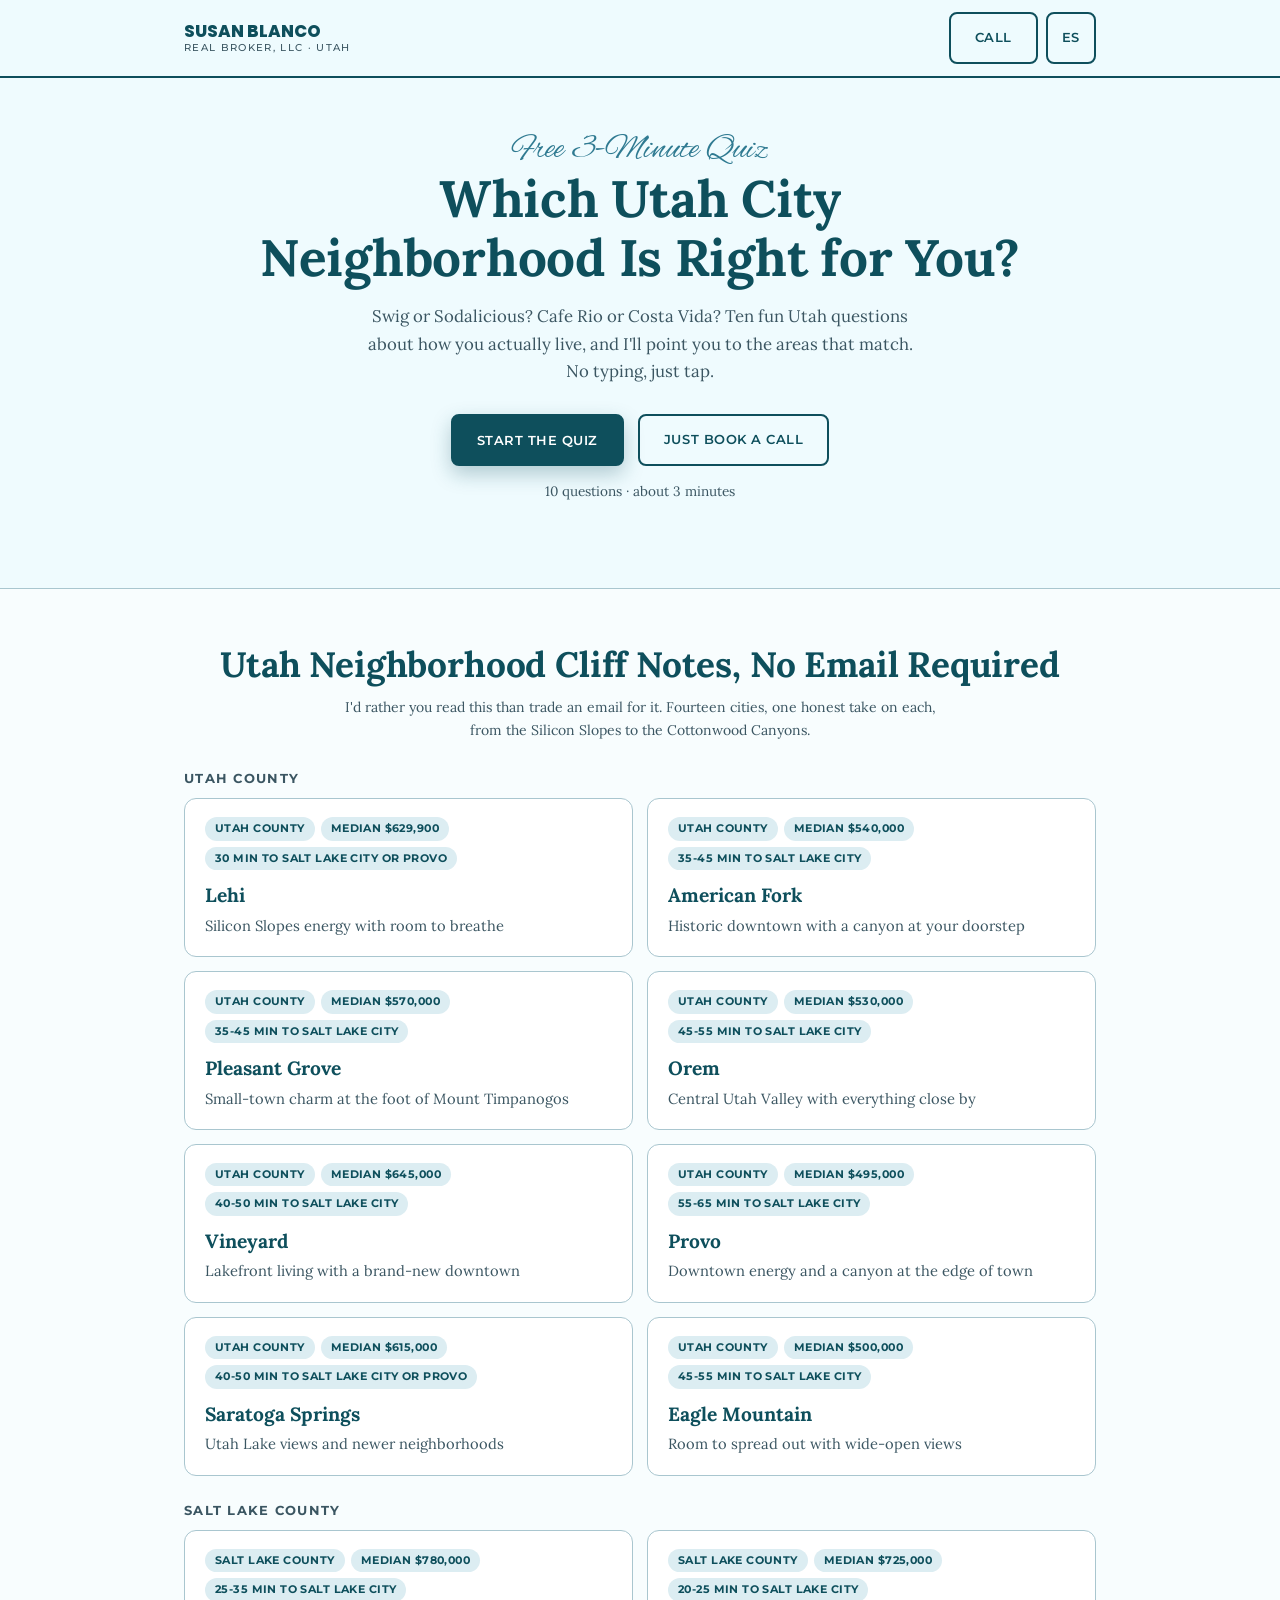
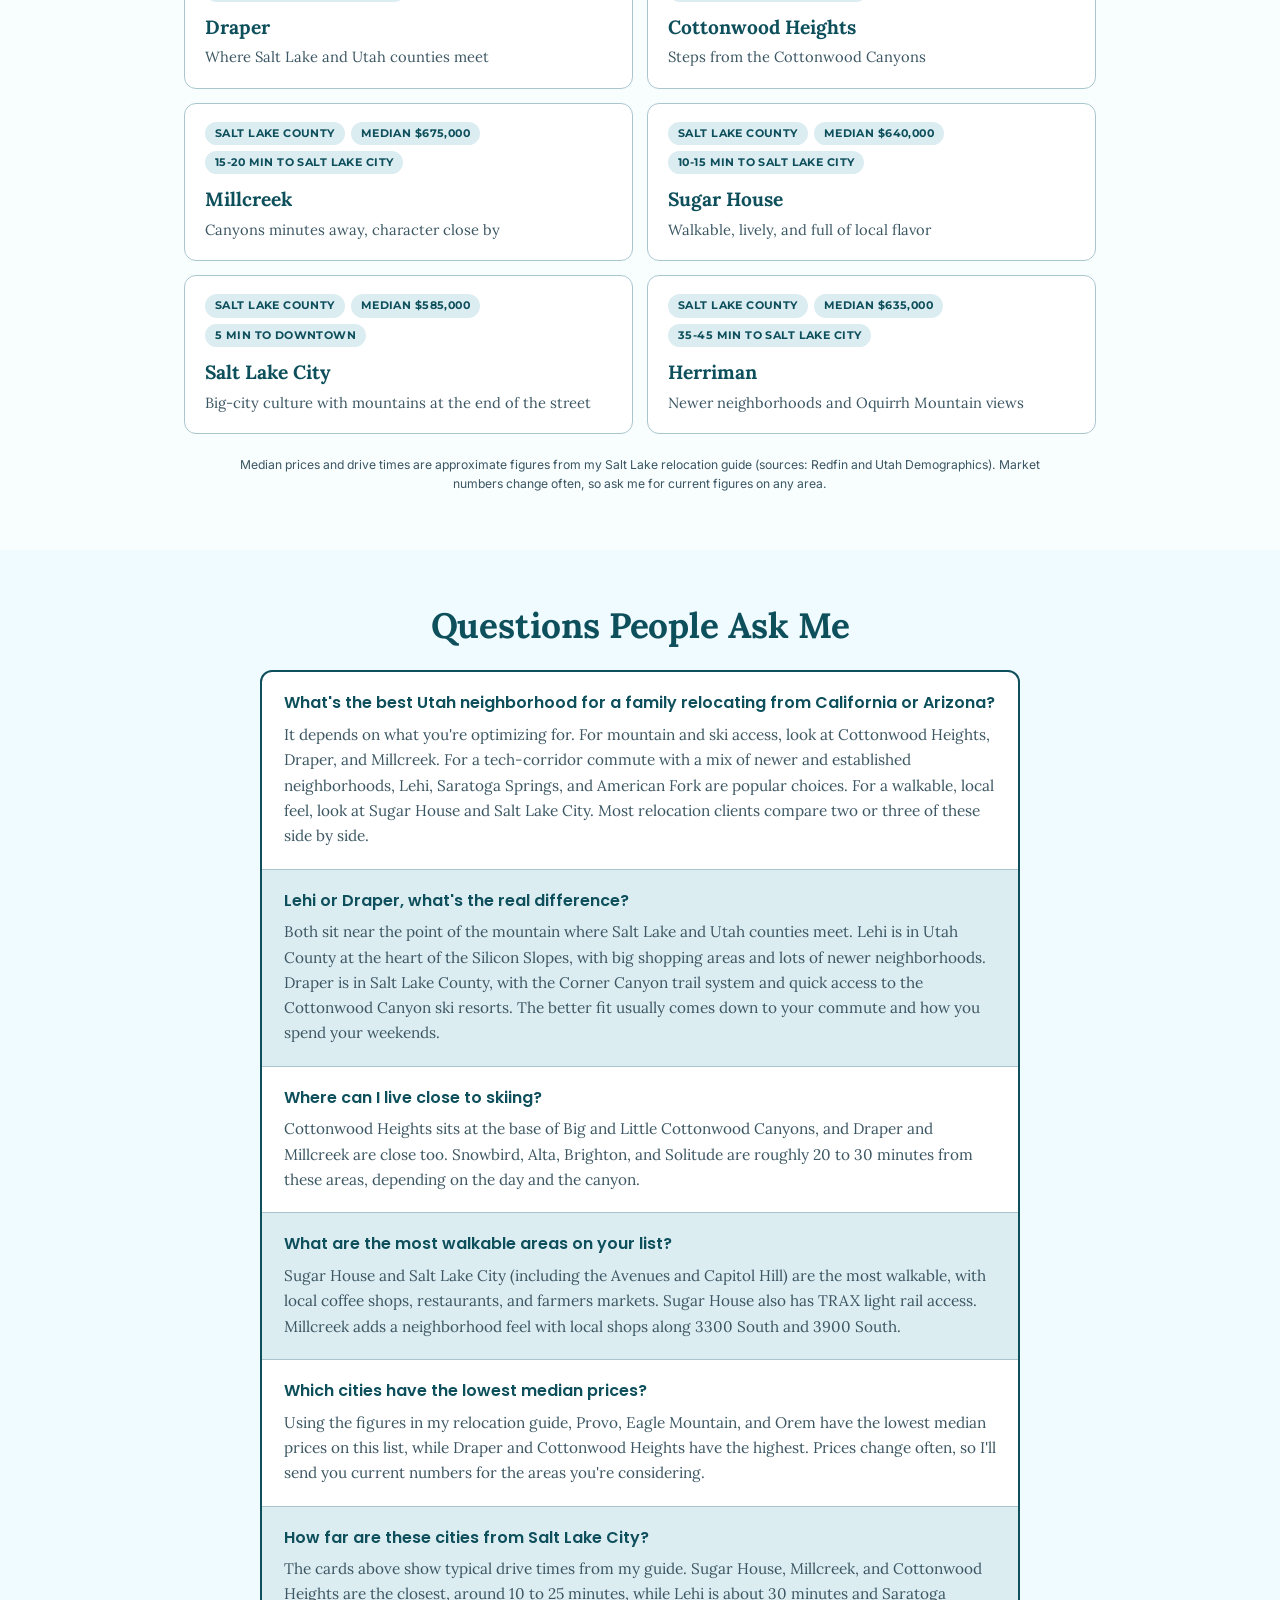
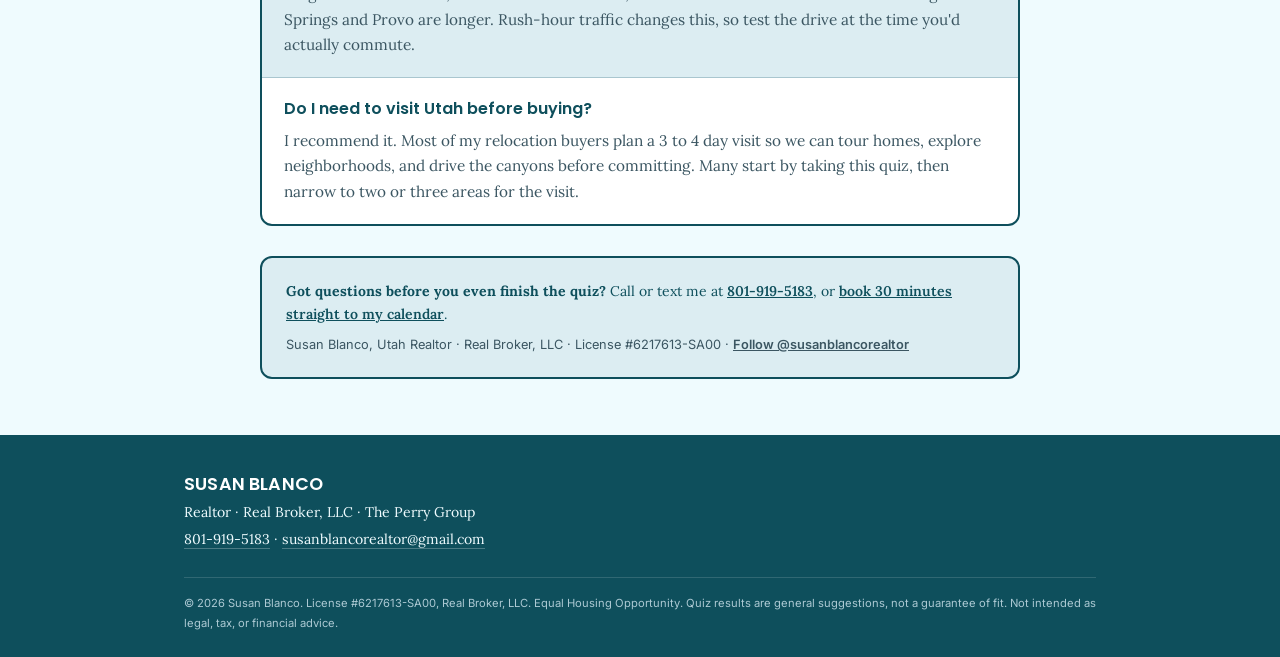
<file: quiz.html>
<!doctype html>
<html lang="en">
<head>
<meta charset="utf-8">
<meta name="viewport" content="width=device-width, initial-scale=1, viewport-fit=cover">
<title>Which Utah Neighborhood Is Right for You? | Susan Blanco</title>
<meta name="description" content="Take Susan Blanco's free 3-minute Utah neighborhood quiz. Ten fun questions about how you live, matched to 14 cities across Utah County and Salt Lake County.">
<meta property="og:type" content="website">
<meta property="og:title" content="Which Utah Neighborhood Is Right for You? | Susan Blanco">
<meta property="og:description" content="Take Susan Blanco's free 3-minute Utah neighborhood quiz. Ten fun questions about how you live, matched to 14 cities across Utah County and Salt Lake County.">
<meta name="twitter:card" content="summary">
<link rel="icon" href="data:image/svg+xml,%3Csvg xmlns='http://www.w3.org/2000/svg' viewBox='0 0 100 100'%3E%3Ctext y='.9em' font-size='90'%3E%F0%9F%8F%94%EF%B8%8F%3C/text%3E%3C/svg%3E">
<style>:root{color-scheme:light;box-sizing:border-box;padding-top:env(safe-area-inset-top,0px);padding-bottom:env(safe-area-inset-bottom,0px)}html{scroll-padding-top:env(safe-area-inset-top,0px)}body{margin:0;padding:0;font:14px -apple-system,BlinkMacSystemFont,sans-serif;background:#fff;color:#000}img{max-width:100%}[hidden]:not([hidden=until-found i]){display:none!important}</style>
</head>
<body>
<link href="https://fonts.googleapis.com/css2?family=Poppins:wght@400;500;600;700;800&family=Montserrat:wght@500;600;700;800&family=Lora:ital,wght@0,400;0,500;0,600;0,700;1,400&family=Inter:wght@400;500&family=Alex+Brush&display=swap" rel="stylesheet">
<style>
  :root{
    /* Teal preview palette: accent #4393AA, background #EFFBFE */
    --cream:#effbfe;
    --cream-2:#f8fdfe;
    --card-blue:#dcedf2;
    --blue-gray:#acc9d3;
    --slate:#4393aa;
    --ink:#0e4f5c;
    --ink-soft:#3b5662;
    --gold:#4393aa;
    --tan:#4393aa;
    --gold-dark:#2f7a91;
    --line:#a9c6cf;
    --black-box:#0e4f5c;
    --white:#ffffff;
    --shadow: 0 18px 46px rgba(14,79,92,0.14);
    --f-title:'Lora',Georgia,serif;
    --f-heading:'Poppins',sans-serif;
    --f-section:'Montserrat',sans-serif;
    --f-script:'Alex Brush',cursive;
    --f-body:'Lora',Georgia,serif;
    --f-caption:'Inter',sans-serif;
  }
  *{box-sizing:border-box;}
  [hidden]{display:none !important;}
  html{scroll-behavior:smooth;}
  body{
    margin:0; background:var(--cream); color:var(--ink);
    font-family:var(--f-body); font-weight:400; line-height:1.65;
    -webkit-font-smoothing:antialiased;
  }
  a{color:inherit;}
  .wrap{max-width:960px; margin:0 auto; padding:0 24px;}
  h1,h2,h3{
    font-family:var(--f-section); font-weight:800; text-transform:uppercase;
    letter-spacing:.01em; margin:0 0 .3em; color:var(--ink); line-height:1.12;
  }
  .script{font-family:var(--f-script); font-weight:400; color:var(--gold-dark); line-height:1; display:inline-block;}
  .script-eyebrow{font-size:2.1rem; margin-bottom:2px;}

  header{background:rgba(239,251,254,0.96); border-bottom:2px solid var(--ink);}
  .nav{display:flex; align-items:center; justify-content:space-between; gap:12px; padding:12px 24px;}
  .brand-text{line-height:1.15;}
  .brand-text .name{font-size:1.05rem; font-weight:800; text-transform:uppercase; font-family:var(--f-section);}
  .brand-text .tag{font-size:.64rem; letter-spacing:.13em; text-transform:uppercase; color:var(--ink-soft); font-weight:500; font-family:var(--f-section);}

  .btn{
    display:inline-flex; align-items:center; justify-content:center; gap:8px;
    font-family:var(--f-section); font-weight:600; font-size:.82rem;
    text-transform:uppercase; letter-spacing:.04em; white-space:nowrap;
    padding:13px 24px; border-radius:8px; text-decoration:none; cursor:pointer;
    border:2px solid var(--ink);
    transition:transform .15s ease, background .15s ease, color .15s ease;
  }
  .btn:hover{transform:translateY(-1px);}
  .btn:focus-visible, .opt:focus-visible, .linkbtn:focus-visible{outline:2px solid var(--gold); outline-offset:2px;}
  .btn-primary{background:var(--black-box); color:var(--white); box-shadow:0 8px 20px rgba(14,79,92,.28);}
  .btn-primary:hover{background:#2f7a91;}
  .btn-ghost{background:transparent; color:var(--ink);}
  .btn-ghost:hover{background:var(--ink); color:var(--cream);}
  .btn-block{width:100%;}
  .btn[disabled]{opacity:.6; cursor:default; transform:none;}
  .linkbtn{background:none; border:none; padding:6px 2px; font:inherit; font-weight:600; font-size:.85rem; color:var(--ink-soft); text-decoration:underline; cursor:pointer;}

  .screen{padding:56px 0 72px;}
  .center{text-align:center;}

  /* intro */
  .intro h1{font-size:clamp(2rem,5vw,3.2rem); text-wrap:balance;}
  .intro p.lead{max-width:560px; margin:16px auto 28px; font-size:1.05rem; color:var(--ink-soft); font-weight:400;}
  .intro .meta{margin-top:14px; font-size:.85rem; color:var(--ink-soft); font-weight:400;}
  .area-strip{display:flex; flex-wrap:wrap; justify-content:center; gap:8px; max-width:640px; margin:34px auto 0;}
  .area-strip span{border:1.5px solid var(--line); border-radius:999px; padding:6px 14px; font-size:.74rem; font-weight:600; letter-spacing:.04em; text-transform:uppercase; color:var(--ink-soft); background:var(--cream-2); font-family:var(--f-section);}

  /* quiz */
  .quiz-card{max-width:760px; margin:0 auto;}
  .progress-meta{display:flex; justify-content:space-between; align-items:center; font-size:.74rem; font-weight:700; text-transform:uppercase; letter-spacing:.08em; color:var(--ink-soft); margin-bottom:10px; font-family:var(--f-section);}
  .progress{height:10px; border:2px solid var(--ink); border-radius:999px; background:var(--white); overflow:hidden; margin-bottom:34px;}
  .progress-fill{height:100%; width:0; background:var(--gold); transition:width .3s ease;}
  .q-title{font-size:clamp(1.4rem,3.4vw,2rem); text-transform:none; letter-spacing:0; font-weight:800; margin-bottom:22px; outline:none;}
  .options{display:grid; grid-template-columns:1fr 1fr; gap:12px;}
  .opt{
    display:flex; align-items:center; gap:14px; text-align:left;
    padding:16px 18px; border:2px solid var(--ink); border-radius:10px; background:var(--white);
    font-family:var(--f-section); font-size:.95rem; font-weight:600; color:var(--ink); cursor:pointer;
    transition:background .15s ease, color .15s ease, transform .15s ease;
  }
  .opt:hover{background:var(--card-blue); transform:translateY(-1px);}
  .opt .key{
    flex-shrink:0; width:30px; height:30px; border-radius:7px; background:var(--black-box); color:var(--white);
    display:flex; align-items:center; justify-content:center; font-size:.8rem; font-weight:800;
  }
  .opt[aria-pressed="true"]{background:var(--black-box); color:var(--white);}
  .opt[aria-pressed="true"] .key{background:var(--gold); color:var(--black-box);}
  .quiz-nav{margin-top:22px; min-height:36px;}

  /* results */
  .results-head{max-width:760px; margin:0 auto 30px; text-align:center;}
  .results-head h2{font-size:clamp(1.5rem,3.6vw,2.2rem);}
  .match{
    position:relative; max-width:820px; margin:30px auto 0; background:var(--white);
    border:2.5px solid var(--ink); border-radius:14px; box-shadow:var(--shadow); padding:44px 36px 32px;
  }
  .tag-top{
    position:absolute; top:-16px; left:28px; background:var(--black-box); color:var(--white);
    font-size:.72rem; font-weight:700; letter-spacing:.08em; text-transform:uppercase; padding:8px 16px; border-radius:6px; font-family:var(--f-section);}
  .match .region{font-size:2rem;}
  .match h3.name{font-size:clamp(1.8rem,4.6vw,2.8rem); margin-bottom:6px;}
  .match .tagline{font-weight:600; font-size:1.05rem; margin:0 0 12px;}
  .match p.summary{margin:0 0 22px; color:var(--ink-soft); font-size:.98rem; font-weight:400;}
  .toc-box{
    display:inline-block; background:var(--black-box); color:var(--white); border-radius:8px;
    padding:9px 16px; font-weight:700; text-transform:uppercase; letter-spacing:.05em; font-size:.74rem; margin-bottom:12px; font-family:var(--f-section);}
  .spots{list-style:none; margin:0 0 22px; padding:0; display:grid; grid-template-columns:1fr 1fr; gap:8px 20px;}
  .spots li{display:flex; align-items:flex-start; gap:10px; font-size:.93rem; font-weight:400; color:var(--ink);}
  .spots li::before{content:"\2713"; flex-shrink:0; width:22px; height:22px; border-radius:6px; background:var(--black-box); color:var(--white); font-size:.78rem; font-weight:800; display:flex; align-items:center; justify-content:center; margin-top:2px;}
  .chips{display:flex; flex-wrap:wrap; gap:8px;}
  .chip{border:1.5px solid var(--ink); border-radius:8px; padding:6px 12px; font-size:.78rem; font-weight:600; background:var(--cream-2);}
  .runners{display:grid; grid-template-columns:1fr 1fr; gap:18px; max-width:820px; margin:26px auto 0;}
  .runner{background:var(--card-blue); border:2px solid var(--ink); border-radius:12px; padding:24px 22px;}
  .runner .region{font-size:1.5rem;}
  .runner h3{font-size:1.25rem; margin-bottom:4px;}
  .runner p{margin:0 0 10px; font-size:.88rem; color:var(--ink-soft); font-weight:400;}
  .runner .mini{font-size:.8rem; font-weight:600; color:var(--ink);}
  .note{max-width:820px; margin:22px auto 0; font-size:.76rem; color:var(--ink-soft); text-align:center; font-weight:400; line-height:1.55;}

  .form-card{max-width:760px; margin:54px auto 0; background:var(--white); border:2.5px solid var(--ink); border-radius:14px; box-shadow:var(--shadow); padding:40px;}
  .form-card h2{font-size:clamp(1.4rem,3.2vw,1.9rem);}
  .form-card .sub{color:var(--ink-soft); font-weight:400; font-size:.95rem; margin:0 0 26px;}
  .field{margin-bottom:22px;}
  .field label.field-label{display:block; font-size:.76rem; font-weight:700; text-transform:uppercase; letter-spacing:.08em; color:var(--ink-soft); margin-bottom:10px; font-family:var(--f-section);}
  .two-col{display:grid; grid-template-columns:1fr 1fr; gap:18px;}
  input[type="text"], input[type="email"], input[type="tel"], select{
    width:100%; font-family:var(--f-section); font-weight:400; font-size:.96rem; color:var(--ink);
    padding:14px 16px; border:1.5px solid var(--line); border-radius:8px; background:var(--cream-2); outline:none;
    transition:border-color .15s ease, background .15s ease;
  }
  input:focus, select:focus{border-color:var(--ink); background:var(--white);}
  select{appearance:none; -webkit-appearance:none;
    background-image:url("data:image/svg+xml;utf8,<svg xmlns='http://www.w3.org/2000/svg' viewBox='0 0 24 24' fill='none' stroke='%235b4c3c' stroke-width='2'><path d='M6 9l6 6 6-6'/></svg>");
    background-repeat:no-repeat; background-position:right 14px center; background-size:16px; padding-right:40px;
  }
  .pill-group{display:flex; flex-wrap:wrap; gap:10px;}
  .pill-group input{position:absolute; opacity:0; width:0; height:0;}
  .pill-group label{cursor:pointer; padding:12px 18px; border-radius:8px; border:1.5px solid var(--ink); background:var(--cream-2); font-size:.84rem; font-weight:600; color:var(--ink); transition:all .15s ease; user-select:none;}
  .pill-group input:checked + label{background:var(--black-box); border-color:var(--black-box); color:var(--white);}
  .pill-group input:focus-visible + label{outline:2px solid var(--gold); outline-offset:2px;}
  .hp{position:absolute; left:-9999px; top:-9999px;}
  #form-msg{margin-top:16px; font-size:.92rem; text-align:center; display:none; font-weight:500;}
  #form-msg.ok{display:block; color:#3d6b3f;}
  #form-msg.err{display:block; color:#a13b2a;}
  .consent{font-size:.75rem; color:#5f747c; margin:16px 0 0; line-height:1.5; font-weight:400;}
  .retake{text-align:center; margin-top:22px;}

  footer{background:var(--black-box); color:#effbfe; padding:40px 0 24px;}
  footer h3{color:var(--white); font-size:1.1rem; margin-bottom:6px;}
  footer .contact-line{font-size:.88rem; margin:4px 0; font-weight:400;}
  footer a{text-decoration:none; border-bottom:1px solid rgba(255,255,255,.25);}
  .legal{margin-top:26px; padding-top:16px; border-top:1px solid rgba(255,255,255,.14); font-size:.7rem; color:#acc9d3; line-height:1.7; font-weight:400;}

  @media (max-width:700px){
    .options{grid-template-columns:1fr;}
    .runners, .spots, .two-col{grid-template-columns:1fr;}
    .match{padding:40px 22px 26px;}
    .form-card{padding:28px 20px;}
    .screen{padding:40px 0 56px;}
  }
  @media (max-width:480px){
    .nav{padding:10px 16px;}
    .brand-text .tag{display:none;}
    .btn{padding:11px 16px;}
  }
  @media (prefers-reduced-motion:reduce){
    html{scroll-behavior:auto;}
    .progress-fill, .opt, .btn{transition:none;}
  }

  /* ---------- BRAND TYPE SYSTEM ---------- */
  h1,h2{font-family:var(--f-title); font-weight:700; text-transform:none; letter-spacing:-.005em; line-height:1.15;}
  h3{font-family:var(--f-heading); font-weight:600; letter-spacing:.01em;}
  .script, .signature{font-family:var(--f-script);}
  .btn,.navbtn,.pill-group label,.chip,.opt,.tag-top,.toc-box,.field-label,.progress-meta,.checks-label,select,input,textarea,.q-title .key,.key{font-family:var(--f-section);}
  .q-title{font-family:var(--f-title);}
  .brand-text .name{font-family:var(--f-heading);}
  .fine-print,.consent,.note,.legal,.fh,.broker-logo-slot{font-family:var(--f-caption);}

  /* ---------- LANDING EXTRAS ---------- */
  .hero-btns{display:flex; gap:14px; justify-content:center; flex-wrap:wrap;}
  .cliff, .faqs{padding:56px 0;}
  .cliff{background:var(--cream-2); border-top:1px solid var(--line);}
  .cliff h2, .faqs h2{font-size:clamp(1.5rem,3.4vw,2.2rem); text-align:center;}
  .cliff-sub{max-width:620px; margin:6px auto 30px; text-align:center; color:var(--ink-soft);}
  .group-title{font-family:var(--f-section); font-size:.8rem; letter-spacing:.1em; text-transform:uppercase; color:var(--ink-soft); margin:28px 0 12px; font-weight:700;}
  .cards{display:grid; grid-template-columns:1fr 1fr; gap:14px;}
  .card{background:var(--white); border:1.5px solid var(--line); border-radius:12px; padding:18px 20px;}
  .card h4{margin:10px 0 2px; font-family:var(--f-title); font-size:1.2rem; font-weight:700; color:var(--ink);}
  .card p{margin:0; font-size:.92rem; color:var(--ink-soft);}
  .card-chips{display:flex; flex-wrap:wrap; gap:6px;}
  .card-chips span{background:var(--card-blue); color:var(--ink); border-radius:999px; padding:3px 10px; font-family:var(--f-section); font-size:.66rem; font-weight:700; letter-spacing:.04em; text-transform:uppercase;}
  .card-chips.data{margin:0 0 12px;}
  .faqs .faq{max-width:760px; margin:24px auto 0; border:2px solid var(--ink); border-radius:12px; background:var(--white); overflow:hidden;}
  .faqs details{border-top:1px solid var(--line);}
  .faqs details:first-child{border-top:0;}
  .faqs summary{list-style:none; cursor:pointer; padding:16px 20px; display:flex; justify-content:space-between; gap:14px; align-items:center;}
  .faqs summary::-webkit-details-marker{display:none;}
  .faqs summary::after{content:"+"; font-family:var(--f-section); font-weight:700; font-size:1.2rem;}
  .faqs details[open] summary::after{content:"\2212";}
  .faqs summary h3{margin:0; font-size:.98rem; text-transform:none; letter-spacing:0;}
  .faqs .faq-a{padding:0 20px 18px;}
  .faqs .qa{padding:20px 22px; border-top:1px solid var(--line);}
  .faqs .qa:first-child{border-top:0;}
  .faqs .qa:nth-child(even){background:var(--card-blue);}
  .faqs .qa h3{margin:0 0 8px; font-size:1rem; text-transform:none; letter-spacing:0; line-height:1.35;}
  .faqs .qa .faq-a{padding:0;}
  .faqs .faq-a p{margin:0; color:var(--ink-soft); font-size:.96rem;}
  .contact-card{max-width:760px; margin:30px auto 0; background:var(--card-blue); border:2px solid var(--ink); border-radius:12px; padding:22px 24px;}
  .contact-card p{margin:0 0 8px;}
  .contact-card .who{font-family:var(--f-caption); font-size:.8rem; color:var(--ink-soft); margin:0;}
  .contact-card a{font-weight:600;}
  @media (max-width:700px){ .cards{grid-template-columns:1fr;} .cliff,.faqs{padding:40px 0;} }
  .nav-cta{display:flex; gap:8px; align-items:center;}
  .lang-link{padding-left:14px; padding-right:14px;}
</style>


<header>
  <div class="nav wrap">
    <div class="brand-text">
      <div class="name">Susan Blanco</div>
      <div class="tag">Real Broker, LLC &middot; Utah</div>
    </div>
    <div class="nav-cta"><a class="btn btn-ghost" href="tel:+18019195183" target="_blank" rel="noopener">Call</a><a class="btn btn-ghost lang-link" href="quiz-es.html" lang="es" aria-label="Ver este quiz en español">ES</a></div>
  </div>
</header>

<main>
  <noscript><div class="wrap screen center"><p>This quiz needs JavaScript. Call or text Susan at 801-919-5183 and she'll help you find your fit.</p></div></noscript>

  <section id="intro" class="screen intro center">
    <div class="wrap">
      <span class="script script-eyebrow">Free 3-Minute Quiz</span>
      <h1>Which Utah City Neighborhood Is Right for You?</h1>
      <p class="lead">Swig or Sodalicious? Cafe Rio or Costa Vida? Ten fun Utah questions about how you actually live, and I'll point you to the areas that match. No typing, just tap.</p>
      <div class="hero-btns">
        <button class="btn btn-primary" id="start-btn" type="button">Start the Quiz</button>
        <a class="btn btn-ghost" href="https://calendly.com/susanblancorealtor/30min" target="_blank" rel="noopener">Just Book a Call</a>
      </div>
      <p class="meta">10 questions &middot; about 3 minutes</p>
    </div>
  </section>

  <div id="intro-extra">
    <section class="cliff">
      <div class="wrap">
        <h2>Utah Neighborhood Cliff Notes, No Email Required</h2>
        <p class="cliff-sub">I'd rather you read this than trade an email for it. Fourteen cities, one honest take on each, from the Silicon Slopes to the Cottonwood Canyons.</p>
        <div id="city-cards"></div>
        <p class="note">Median prices and drive times are approximate figures from my Salt Lake relocation guide (sources: Redfin and Utah Demographics). Market numbers change often, so ask me for current figures on any area.</p>
      </div>
    </section>
    <section class="faqs">
      <div class="wrap">
        <h2>Questions People Ask Me</h2>
        <div class="faq">
          <div class="qa"><h3>What's the best Utah neighborhood for a family relocating from California or Arizona?</h3><div class="faq-a"><p>It depends on what you're optimizing for. For mountain and ski access, look at Cottonwood Heights, Draper, and Millcreek. For a tech-corridor commute with a mix of newer and established neighborhoods, Lehi, Saratoga Springs, and American Fork are popular choices. For a walkable, local feel, look at Sugar House and Salt Lake City. Most relocation clients compare two or three of these side by side.</p></div></div>
          <div class="qa"><h3>Lehi or Draper, what's the real difference?</h3><div class="faq-a"><p>Both sit near the point of the mountain where Salt Lake and Utah counties meet. Lehi is in Utah County at the heart of the Silicon Slopes, with big shopping areas and lots of newer neighborhoods. Draper is in Salt Lake County, with the Corner Canyon trail system and quick access to the Cottonwood Canyon ski resorts. The better fit usually comes down to your commute and how you spend your weekends.</p></div></div>
          <div class="qa"><h3>Where can I live close to skiing?</h3><div class="faq-a"><p>Cottonwood Heights sits at the base of Big and Little Cottonwood Canyons, and Draper and Millcreek are close too. Snowbird, Alta, Brighton, and Solitude are roughly 20 to 30 minutes from these areas, depending on the day and the canyon.</p></div></div>
          <div class="qa"><h3>What are the most walkable areas on your list?</h3><div class="faq-a"><p>Sugar House and Salt Lake City (including the Avenues and Capitol Hill) are the most walkable, with local coffee shops, restaurants, and farmers markets. Sugar House also has TRAX light rail access. Millcreek adds a neighborhood feel with local shops along 3300 South and 3900 South.</p></div></div>
          <div class="qa"><h3>Which cities have the lowest median prices?</h3><div class="faq-a"><p>Using the figures in my relocation guide, Provo, Eagle Mountain, and Orem have the lowest median prices on this list, while Draper and Cottonwood Heights have the highest. Prices change often, so I'll send you current numbers for the areas you're considering.</p></div></div>
          <div class="qa"><h3>How far are these cities from Salt Lake City?</h3><div class="faq-a"><p>The cards above show typical drive times from my guide. Sugar House, Millcreek, and Cottonwood Heights are the closest, around 10 to 25 minutes, while Lehi is about 30 minutes and Saratoga Springs and Provo are longer. Rush-hour traffic changes this, so test the drive at the time you'd actually commute.</p></div></div>
          <div class="qa"><h3>Do I need to visit Utah before buying?</h3><div class="faq-a"><p>I recommend it. Most of my relocation buyers plan a 3 to 4 day visit so we can tour homes, explore neighborhoods, and drive the canyons before committing. Many start by taking this quiz, then narrow to two or three areas for the visit.</p></div></div>
        </div>
        <div class="contact-card">
          <p><strong>Got questions before you even finish the quiz?</strong> Call or text me at <a href="tel:8019195183">801-919-5183</a>, or <a href="https://calendly.com/susanblancorealtor/30min" target="_blank" rel="noopener">book 30 minutes straight to my calendar</a>.</p>
          <p class="who">Susan Blanco, Utah Realtor &middot; Real Broker, LLC &middot; License #6217613-SA00 &middot; <a href="https://www.instagram.com/susanblancorealtor/" target="_blank" rel="noopener">Follow @susanblancorealtor</a></p>
        </div>
      </div>
    </section>
  </div>
  <script type="application/ld+json">{"@context": "https://schema.org", "@type": "FAQPage", "mainEntity": [{"@type": "Question", "name": "What's the best Utah neighborhood for a family relocating from California or Arizona?", "acceptedAnswer": {"@type": "Answer", "text": "It depends on what you're optimizing for. For mountain and ski access, look at Cottonwood Heights, Draper, and Millcreek. For a tech-corridor commute with a mix of newer and established neighborhoods, Lehi, Saratoga Springs, and American Fork are popular choices. For a walkable, local feel, look at Sugar House and Salt Lake City. Most relocation clients compare two or three of these side by side."}}, {"@type": "Question", "name": "Lehi or Draper, what's the real difference?", "acceptedAnswer": {"@type": "Answer", "text": "Both sit near the point of the mountain where Salt Lake and Utah counties meet. Lehi is in Utah County at the heart of the Silicon Slopes, with big shopping areas and lots of newer neighborhoods. Draper is in Salt Lake County, with the Corner Canyon trail system and quick access to the Cottonwood Canyon ski resorts. The better fit usually comes down to your commute and how you spend your weekends."}}, {"@type": "Question", "name": "Where can I live close to skiing?", "acceptedAnswer": {"@type": "Answer", "text": "Cottonwood Heights sits at the base of Big and Little Cottonwood Canyons, and Draper and Millcreek are close too. Snowbird, Alta, Brighton, and Solitude are roughly 20 to 30 minutes from these areas, depending on the day and the canyon."}}, {"@type": "Question", "name": "What are the most walkable areas on your list?", "acceptedAnswer": {"@type": "Answer", "text": "Sugar House and Salt Lake City (including the Avenues and Capitol Hill) are the most walkable, with local coffee shops, restaurants, and farmers markets. Sugar House also has TRAX light rail access. Millcreek adds a neighborhood feel with local shops along 3300 South and 3900 South."}}, {"@type": "Question", "name": "Which cities have the lowest median prices?", "acceptedAnswer": {"@type": "Answer", "text": "Using the figures in my relocation guide, Provo, Eagle Mountain, and Orem have the lowest median prices on this list, while Draper and Cottonwood Heights have the highest. Prices change often, so I'll send you current numbers for the areas you're considering."}}, {"@type": "Question", "name": "How far are these cities from Salt Lake City?", "acceptedAnswer": {"@type": "Answer", "text": "The cards above show typical drive times from my guide. Sugar House, Millcreek, and Cottonwood Heights are the closest, around 10 to 25 minutes, while Lehi is about 30 minutes and Saratoga Springs and Provo are longer. Rush-hour traffic changes this, so test the drive at the time you'd actually commute."}}, {"@type": "Question", "name": "Do I need to visit Utah before buying?", "acceptedAnswer": {"@type": "Answer", "text": "I recommend it. Most of my relocation buyers plan a 3 to 4 day visit so we can tour homes, explore neighborhoods, and drive the canyons before committing. Many start by taking this quiz, then narrow to two or three areas for the visit."}}]}</script>


  <section id="quiz" class="screen" hidden>
    <div class="wrap">
      <div class="quiz-card">
        <div class="progress-meta"><span id="progress-label">Question 1 of 10</span><span>Utah Neighborhood Quiz</span></div>
        <div class="progress" role="progressbar" aria-valuemin="0" aria-valuemax="10" aria-valuenow="1" id="progress-bar"><div class="progress-fill" id="progress-fill"></div></div>
        <h2 class="q-title" id="q-title" tabindex="-1"></h2>
        <div class="options" id="options" role="group" aria-labelledby="q-title"></div>
        <div class="quiz-nav"><button type="button" class="linkbtn" id="back-btn" hidden>&larr; Back</button></div>
      </div>
    </div>
  </section>

  <section id="results" class="screen" hidden>
    <div class="wrap">
      <div class="results-head">
        <span class="script script-eyebrow">Your Results</span>
        <h2 id="results-title" tabindex="-1">Here's Where to Start Looking</h2>
      </div>

      <article class="match" id="top-match"></article>

      <div class="runners" id="runners"></div>

      <p class="note">This quiz is based only on the lifestyle preferences you chose. It doesn't consider school ratings, demographics, or home prices. Ask Susan for current school information from official sources and up-to-date market numbers for any area.</p>

      <div class="form-card" id="lead-form-card">
        <h2>Get Your Full Results &amp; the Utah Relocation Guide</h2>
        <p class="sub">Send your results to Susan and she'll follow up personally, usually within 24 hours, with a custom list of neighborhoods to explore.</p>
        <form id="quiz-form" action="https://formspree.io/f/xyegqzdp" method="POST">
          <input type="hidden" name="_subject" value="New Neighborhood Quiz Lead">
          <input type="hidden" name="Quiz Top Match" id="f-top">
          <input type="hidden" name="Quiz Also a Fit" id="f-runners">
          <input type="hidden" name="Quiz Answers" id="f-answers">
          <input type="text" name="_gotcha" class="hp" tabindex="-1" autocomplete="off">

          <div class="two-col">
            <div class="field"><label class="field-label" for="q-name">Full Name</label><input type="text" id="q-name" name="Name" required autocomplete="name"></div>
            <div class="field"><label class="field-label" for="q-phone">Phone</label><input type="tel" id="q-phone" name="Phone" required autocomplete="tel"></div>
          </div>
          <div class="field"><label class="field-label" for="q-email">Email</label><input type="email" id="q-email" name="Email" required autocomplete="email"></div>

          <div class="field">
            <label class="field-label" id="tl-label">My Timeline</label>
            <div class="pill-group" role="radiogroup" aria-labelledby="tl-label">
              <input type="radio" id="t1" name="Timeline" value="Ready Now (0-3 months)" required><label for="t1">Ready Now (0&ndash;3 mo)</label>
              <input type="radio" id="t2" name="Timeline" value="Soon (3-6 months)"><label for="t2">Soon (3&ndash;6 mo)</label>
              <input type="radio" id="t3" name="Timeline" value="This Year (6-12 months)"><label for="t3">This Year (6&ndash;12 mo)</label>
              <input type="radio" id="t4" name="Timeline" value="Just Starting to Look"><label for="t4">Just Starting to Look</label>
            </div>
          </div>

          <div class="two-col">
            <div class="field">
              <label class="field-label" for="q-from">Moving From</label>
              <select id="q-from" name="Moving From">
                <option value="">Select one</option><option>California</option><option>Arizona</option><option>Nevada</option><option>Overseas</option><option>Another US State</option><option>I'm already in Utah</option>
              </select>
            </div>
            <div class="field">
              <label class="field-label" for="q-budget">Budget Range</label>
              <select id="q-budget" name="Budget Range">
                <option value="">Select one</option><option>Under $500K</option><option>$500K &ndash; $700K</option><option>$700K &ndash; $900K</option><option>$900K &ndash; $1.2M</option><option>$1.2M &ndash; $1.5M</option><option>$1.5M &ndash; $1.9M</option><option>$1.9M+</option><option>Not sure yet</option>
              </select>
            </div>
          </div>

          <button type="submit" class="btn btn-primary btn-block" id="q-submit">Send My Results to Susan</button>
          <p id="form-msg" role="status"></p>
          <p class="consent">By submitting, you agree to be contacted by Susan Blanco about your real estate needs by phone, text, or email. Message/data rates may apply. You can opt out anytime.</p>
        </form>
      </div>

      <div class="retake"><button type="button" class="linkbtn" id="retake-btn">Retake the quiz</button></div>
    </div>
  </section>
</main>

<footer>
  <div class="wrap">
    <h3>Susan Blanco</h3>
    <p class="contact-line">Realtor &middot; Real Broker, LLC &middot; The Perry Group</p>
    <p class="contact-line"><a href="tel:8019195183">801-919-5183</a> &middot; <a href="mailto:susanblancorealtor@gmail.com">susanblancorealtor@gmail.com</a></p>
    <div class="legal">&copy; <span id="year"></span> Susan Blanco. License #6217613-SA00, Real Broker, LLC. Equal Housing Opportunity. Quiz results are general suggestions, not a guarantee of fit. Not intended as legal, tax, or financial advice.</div>
  </div>
</footer>

<script>
(function () {
  document.getElementById('year').textContent = new Date().getFullYear();

  var ORDER = ['lehi','af','ss','provo','slc','drp','cwh','sgh','her','mil','orem','pg','em','vin'];

  var AREAS = {
    lehi: { name: "Lehi", region: "Utah County", price: "$629,900", commute: "30 min to Salt Lake City or Provo",
      tagline: "Silicon Slopes energy with room to breathe",
      summary: "The center of Utah's tech corridor, with big shopping and dining options, newer neighborhoods, and quick freeway access toward Salt Lake City and Provo. Hillside homes on Traverse Mountain add valley views.",
      spots: ["Thanksgiving Point", "Outlets at Traverse Mountain", "Murdock Canal Trail", "Lehi Round Up"] },
    af: { name: "American Fork", region: "Utah County", price: "$540,000", commute: "35-45 min to Salt Lake City",
      tagline: "Historic downtown with a canyon at your doorstep",
      summary: "A long-established city with a walkable downtown, mature neighborhoods, and direct access to American Fork Canyon and Timpanogos Cave National Monument, while staying close to the freeway.",
      spots: ["American Fork Canyon", "Timpanogos Cave National Monument", "Steel Days each July", "Walkable downtown"] },
    ss: { name: "Saratoga Springs", region: "Utah County", price: "$615,000", commute: "40-50 min to Salt Lake City or Provo",
      tagline: "Utah Lake views and newer neighborhoods",
      summary: "Lakeshore living with newer construction, parks, and trails, plus a city marina and hot springs. A strong fit if you want a newer home and water access and are comfortable with a longer drive to Salt Lake City.",
      spots: ["Saratoga Hot Springs", "City marina on Utah Lake", "The Crossing shopping & dining", "Splash Days"] },
    provo: { name: "Provo", region: "Utah County", price: "$495,000", commute: "55-65 min to Salt Lake City",
      tagline: "Downtown energy and a canyon at the edge of town",
      summary: "A college-town city with a lively downtown, historic neighborhoods, the Provo River Trail, and Provo Canyon right at the edge of town.",
      spots: ["Bridal Veil Falls", "Provo Canyon", "Center Street dining", "Provo Farmers Market"] },
    slc: { name: "Salt Lake City", region: "Salt Lake County", price: "$585,000", commute: "5 min to downtown",
      tagline: "Big-city culture with mountains at the end of the street",
      summary: "Utah's capital has the biggest mix of dining, arts, and events in the state, with tree-lined neighborhoods like the Avenues and Capitol Hill, parks, and trailheads close to downtown.",
      spots: ["City Creek Center", "Downtown Farmers Market at Pioneer Park", "Utah Arts Festival", "This Is The Place Heritage Park"] },
    drp: { name: "Draper", region: "Salt Lake County", price: "$780,000", commute: "25-35 min to Salt Lake City",
      tagline: "Where Salt Lake and Utah counties meet",
      summary: "Perched at the point of the mountain, Draper pairs wide mountain views and a huge trail network with quick freeway access and the Silicon Slopes job corridor close by.",
      spots: ["Corner Canyon trail system", "Solitude and Alta resorts (about 20 to 30 minutes)", "Shopping along 12300 South", "Neighborhood events and youth sports"] },
    cwh: { name: "Cottonwood Heights", region: "Salt Lake County", price: "$725,000", commute: "20-25 min to Salt Lake City",
      tagline: "Steps from the Cottonwood Canyons",
      summary: "Sitting at the base of Big and Little Cottonwood Canyons, with wooded, established streets and some of the best ski access in the valley.",
      spots: ["Big and Little Cottonwood Canyons", "Snowbird, Alta, Brighton, and Solitude", "Cottonwood Park", "Big Cottonwood Regional Park"] },
    sgh: { name: "Sugar House", region: "Salt Lake County", price: "$640,000", commute: "10-15 min to Salt Lake City",
      tagline: "Walkable, lively, and full of local flavor",
      summary: "A walkable neighborhood of historic bungalows, local coffee shops, and independent restaurants, centered on Sugar House Park and close to TRAX light rail.",
      spots: ["Sugar House Park", "Saturday farmers market", "Local coffee shops and bakeries", "TRAX light rail access"] },
    her: { name: "Herriman", region: "Salt Lake County", price: "$635,000", commute: "35-45 min to Salt Lake City",
      tagline: "Newer neighborhoods and Oquirrh Mountain views",
      summary: "One of the fastest-growing cities in the valley, with newer construction, larger lots, and planned neighborhoods with parks and trails, plus shopping along the Mountain View Corridor.",
      spots: ["Herriman City Park", "Mountain View Corridor shopping", "Trails and open space", "Costco and Target nearby"] },
    mil: { name: "Millcreek", region: "Salt Lake County", price: "$675,000", commute: "15-20 min to Salt Lake City",
      tagline: "Canyons minutes away, character close by",
      summary: "An established community between downtown and the Cottonwood Canyons, with mature trees, a summer Saturday farmers market, and local shops and coffee along 3300 South and 3900 South.",
      spots: ["Millcreek Saturday Farmers Market", "3300 South and 3900 South shops", "Big and Little Cottonwood Canyons", "Mature, tree-lined streets"] },
    orem: { name: "Orem", region: "Utah County", price: "$530,000", commute: "45-55 min to Salt Lake City",
      tagline: "Central Utah Valley with everything close by",
      summary: "Right between Provo and Lehi, with University Place for shopping and dining, Utah Valley University, established neighborhoods, and quick access to Provo Canyon and the Murdock Canal Trail.",
      spots: ["University Place", "SCERA Center for the Performing Arts", "Murdock Canal Trail", "Provo Canyon nearby"] },
    pg: { name: "Pleasant Grove", region: "Utah County", price: "$570,000", commute: "35-45 min to Salt Lake City",
      tagline: "Small-town charm at the foot of Mount Timpanogos",
      summary: "A long-established city with a historic downtown, mature trees, and quick access to Battle Creek Falls and the Grove Creek trails, plus easy freeway access to Lehi and Orem.",
      spots: ["Battle Creek Falls", "Strawberry Days each June", "Historic Main Street", "Grove Creek Canyon trails"] },
    em: { name: "Eagle Mountain", region: "Utah County", price: "$500,000", commute: "45-55 min to Salt Lake City",
      tagline: "Room to spread out with wide-open views",
      summary: "A fast-growing city west of Utah Lake with newer construction, larger lots, wide-open skies, and some of the best value in the area, if you're comfortable with a longer drive.",
      spots: ["Cory B. Wride Memorial Park", "Pony Express Days", "Trails and open space", "Newer neighborhoods"] },
    vin: { name: "Vineyard", region: "Utah County", price: "$645,000", commute: "40-50 min to Salt Lake City",
      tagline: "Lakefront living with a brand-new downtown",
      summary: "One of the fastest-growing cities in the country, right on the shore of Utah Lake, with newer construction, walkable streets, and Utah City, a new lakeside downtown taking shape. It has its own FrontRunner station and quick access to Orem, Provo, the Provo airport, and the canyons.",
      spots: ["Utah City Greenline and Civic Park", "Utah Lake Shore Trail", "Vineyard FrontRunner station", "Minutes to the Provo airport"] }
  };

  var QUESTIONS = [
    { text: "First things first: what's your go-to drink run?", options: [
      { label: "A dirty soda from Swig", w: { lehi:3, ss:3, af:2, her:2, drp:2, mil:3, sgh:1, cwh:1 , em:3, pg:2, orem:2 , vin:2 } },
      { label: "Sodalicious or Fiiz. I'm loyal to the other soda shop", w: { af:4, lehi:1, her:1, drp:2, mil:2, cwh:1 , orem:3, pg:3, em:1 , vin:1 } },
      { label: "A local coffee shop with a really good latte", w: { provo:4, af:3, lehi:1, sgh:4, slc:4, mil:4, cwh:3, drp:1 , orem:2, pg:2 , vin:3 } },
      { label: "Whatever's in my fridge at home", w: { ss:2, her:1, drp:1, cwh:1 , em:3 , vin:1 } }
    ]},
    { text: "How far will you drive for the perfect cookie (Crumbl, Dirty Dough, Kneaders...)?", options: [
      { label: "I'll walk or hop on a bike", w: { provo:4, af:3, lehi:1, sgh:4, slc:3, mil:2, cwh:1 , orem:2, pg:2 , vin:3 } },
      { label: "10 minutes, tops", w: { lehi:3, af:3, ss:3, drp:3, her:3, cwh:3, mil:3, sgh:2, slc:2 , orem:3, pg:3, em:2 , vin:2 } },
      { label: "Any distance, for the right one", w: { ss:2, her:2, cwh:1, drp:1 , em:3 } }
    ]},
    { text: "It's Friday and you want dinner out. What's the move?", options: [
      { label: "Cafe Rio or Costa Vida, easy and delicious", w: { lehi:3, ss:3, af:3, drp:3, her:2, cwh:3, mil:3, slc:1 , orem:3, pg:3, em:3 , vin:2 } },
      { label: "A one-of-a-kind local spot", w: { provo:4, af:3, lehi:2, slc:4, sgh:4, mil:3, cwh:3, drp:1 , orem:2, pg:2 , vin:2 } },
      { label: "Grilling at home with the backyard lights on", w: { ss:3, her:3, drp:3, cwh:2, mil:2 , em:3, pg:2 , vin:1 } },
      { label: "Food trucks and festival eats", w: { af:3, lehi:3, slc:3, sgh:3, mil:3, drp:2, her:2, cwh:3 , orem:2, pg:2, em:2 , vin:3 } }
    ]},
    { text: "Your perfect Saturday morning starts with...", options: [
      { label: "A sunrise trail run or hike", w: { af:3, provo:3, lehi:2, drp:4, cwh:4, mil:3, slc:2, sgh:1, her:2 , pg:4, orem:2, em:1 , vin:2 } },
      { label: "The farmers market with a latte in hand", w: { lehi:3, af:3, provo:4, sgh:4, slc:3, mil:3, drp:1, cwh:1, her:1 , orem:2, pg:3 , vin:2 } },
      { label: "Paddleboarding or lake time", w: { ss:3, lehi:2 , em:2, orem:1 , vin:4 } },
      { label: "Sleeping in and a big backyard breakfast", w: { ss:3, her:3, drp:2, cwh:2, mil:2 , em:3, pg:1 , vin:1 } }
    ]},
    { text: "Utah winters are a big deal. How do you do snow season?", options: [
      { label: "First chair at the ski resort", w: { af:3, provo:2, lehi:1, cwh:4, drp:3, mil:3, sgh:3, slc:4, her:2 , orem:2, pg:2 , vin:1 } },
      { label: "Sledding right in the neighborhood", w: { ss:2, af:2, her:3, drp:2, cwh:2, mil:2 , em:3, pg:2, orem:1 , vin:1 } },
      { label: "Hot cocoa and a movie at home", w: { ss:1, lehi:2, sgh:2, slc:2, her:1, mil:1 , em:2, orem:2 , vin:2 } },
      { label: "Holiday lights and community events", w: { provo:4, lehi:3, af:2, slc:4, sgh:3, mil:2, drp:1 , pg:3, orem:2, em:2 , vin:3 } }
    ]},
    { text: "Pick the view you want out the window.", options: [
      { label: "Snow-capped mountains towering over the rooftops", w: { af:3, provo:4, lehi:2, cwh:4, drp:3, mil:3, sgh:2, slc:2, her:2 , pg:4, orem:3, em:1 , vin:2 } },
      { label: "Utah Lake at sunset", w: { ss:4, lehi:1 , orem:2, em:1 , vin:4 } },
      { label: "Wide-open sky and giant sunsets", w: { ss:3, her:3, drp:2 , em:4 , vin:2 } },
      { label: "City lights and a bit of buzz", w: { lehi:2, provo:3, slc:4, sgh:4, mil:2, drp:1 , orem:2 , vin:2 } }
    ]},
    { text: "Friday night plans? You're most likely at...", options: [
      { label: "A high school football game or small-town fair", w: { af:3, ss:1, her:3, drp:3, mil:2, cwh:1 , pg:3, em:3, orem:2 , vin:1 } },
      { label: "A concert, theater show, or live event", w: { lehi:3, provo:3, af:2, slc:4, sgh:3, mil:2, drp:1, cwh:1 , orem:3, pg:1 , vin:2 } },
      { label: "A college game or a downtown stroll", w: { provo:4, slc:2, sgh:4, mil:2, cwh:1 , orem:4 , vin:2 } },
      { label: "Movie night at home with the family", w: { ss:3, her:2, drp:2, cwh:2, mil:2 , em:3, pg:2 , vin:2 } }
    ]},
    { text: "Where will you (or your household) commute most days?", options: [
      { label: "Lehi and the Silicon Slopes tech corridor", w: { lehi:4, af:3, ss:3, drp:4, her:3, cwh:2 , pg:4, orem:3, em:3 , vin:3 } },
      { label: "Salt Lake City area", w: { lehi:4, af:4, ss:1, slc:4, sgh:4, mil:4, cwh:4, drp:4, her:3 , pg:2, orem:1, em:1 , vin:2 } },
      { label: "Provo and the south end of Utah Valley", w: { provo:4, af:2 , orem:4, pg:3 , vin:4 } },
      { label: "Mostly remote or hybrid", w: { ss:1, her:2, cwh:1, mil:1, drp:1 , em:3, pg:1 , vin:2 } }
    ]},
    { text: "Which home sounds like you?", options: [
      { label: "Brand-new build with everything under warranty", w: { ss:3, lehi:3, her:4, drp:2 , em:4, orem:1 , vin:4 } },
      { label: "Charming older home with character", w: { af:3, provo:4, sgh:4, slc:4, mil:3, cwh:3, drp:1 , pg:3, orem:3 } },
      { label: "Big yard, room for the dog (and a trampoline)", w: { ss:1, af:1, her:2, cwh:3, drp:1, mil:2 , em:3, pg:3, orem:2 } },
      { label: "Low-maintenance townhome", w: { lehi:3, provo:2, ss:1, slc:3, sgh:3, her:1, drp:1 , orem:3, em:2 , vin:4 } }
    ]},
    { text: "How many people (and pets) fill your house?", options: [
      { label: "Just us. 2 to 3 bedrooms is plenty", w: { provo:3, lehi:2, af:1, slc:4, sgh:4, mil:2, cwh:2 , orem:3, em:1 , vin:3 } },
      { label: "A full house. I need 4 bedrooms", w: { lehi:2, af:2, ss:1, drp:2, cwh:2, mil:2, her:3, slc:1, sgh:1 , pg:3, orem:2, em:3 , vin:2 } },
      { label: "The more the merrier. 5+ bedrooms and room to grow", w: { ss:3, lehi:1, her:3, drp:3, cwh:2 , em:3, pg:2 , vin:1 } }
    ]}
  ];

  var LETTERS = ['A','B','C','D','E'];
  var answers = [];
  var step = 0;

  var $ = function (id) { return document.getElementById(id); };
  
  /* City cards (Cliff Notes) */
  (function () {
    var groups = [['Utah County', ['lehi','af','pg','orem','vin','provo','ss','em']], ['Salt Lake County', ['drp','cwh','mil','sgh','slc','her']]];
    var html = '';
    groups.forEach(function (g) {
      html += '<h3 class="group-title">' + g[0] + '</h3><div class="cards">';
      g[1].forEach(function (id) {
        var a = AREAS[id];
        html += '<article class="card"><div class="card-chips"><span>' + a.region + '</span><span>Median ' + a.price + '</span><span>' + a.commute + '</span></div>' +
                '<h4>' + a.name + '</h4><p>' + a.tagline + '</p></article>';
      });
      html += '</div>';
    });
    document.getElementById('city-cards').innerHTML = html;
  })();

  var intro = $('intro'), quiz = $('quiz'), results = $('results');

  function show(section) {
    [intro, quiz, results].forEach(function (s) { s.hidden = (s !== section); });
    $('intro-extra').hidden = (section !== intro);
    window.scrollTo({ top: 0 });
  }

  function renderQuestion() {
    var q = QUESTIONS[step];
    $('progress-label').textContent = 'Question ' + (step + 1) + ' of ' + QUESTIONS.length;
    $('progress-fill').style.width = ((step + 1) / QUESTIONS.length * 100) + '%';
    $('progress-bar').setAttribute('aria-valuenow', step + 1);
    $('progress-bar').setAttribute('aria-valuemax', QUESTIONS.length);
    $('q-title').textContent = q.text;
    $('back-btn').hidden = (step === 0);
    var box = $('options');
    box.innerHTML = '';
    q.options.forEach(function (o, i) {
      var b = document.createElement('button');
      b.type = 'button';
      b.className = 'opt';
      b.setAttribute('aria-pressed', answers[step] === i ? 'true' : 'false');
      var key = document.createElement('span');
      key.className = 'key'; key.textContent = LETTERS[i];
      var txt = document.createElement('span');
      txt.textContent = o.label;
      b.appendChild(key); b.appendChild(txt);
      b.addEventListener('click', function () { choose(i); });
      box.appendChild(b);
    });
  }

  function choose(i) {
    answers[step] = i;
    Array.prototype.forEach.call($('options').children, function (el, idx) {
      el.setAttribute('aria-pressed', idx === i ? 'true' : 'false');
    });
    setTimeout(function () {
      if (step < QUESTIONS.length - 1) {
        step += 1; renderQuestion(); $('q-title').focus({ preventScroll: true });
      } else {
        showResults();
      }
    }, 220);
  }

  function score() {
    var totals = {}, strong = {};
    ORDER.forEach(function (id) { totals[id] = 0; strong[id] = []; });
    QUESTIONS.forEach(function (q, qi) {
      var o = q.options[answers[qi]];
      Object.keys(o.w).forEach(function (id) {
        totals[id] += o.w[id];
        if (o.w[id] >= 3) { strong[id].push(o.label); }
      });
    });
    var ranked = ORDER.slice().sort(function (a, b) {
      return (totals[b] - totals[a]) || (strong[b].length - strong[a].length) || (ORDER.indexOf(a) - ORDER.indexOf(b));
    });
    return { totals: totals, strong: strong, ranked: ranked };
  }

  function li(text) { return '<li>' + text + '</li>'; }

  function showResults() {
    var s = score();
    var top = AREAS[s.ranked[0]];
    var chips = s.strong[s.ranked[0]].slice(0, 4);
    var chipHtml = chips.length
      ? chips.map(function (c) { return '<span class="chip">' + c + '</span>'; }).join('')
      : '<span class="chip">A balanced fit across your answers</span>';

    $('top-match').innerHTML =
      '<span class="tag-top">Your Best Match</span>' +
      '<span class="script region">' + top.region + '</span>' +
      '<h3 class="name">' + top.name.replace(/&/g, '&amp;') + '</h3>' +
      '<p class="tagline">' + top.tagline + '</p>' +
      '<div class="card-chips data"><span>Median ' + top.price + '</span><span>' + top.commute + '</span></div>' +
      '<p class="summary">' + top.summary + '</p>' +
      '<span class="toc-box">Hot Spots</span>' +
      '<ul class="spots">' + top.spots.map(li).join('') + '</ul>' +
      '<span class="toc-box">Why It Matched</span>' +
      '<div class="chips">' + chipHtml + '</div>';

    var runnerIds = s.ranked.slice(1, 3);
    $('runners').innerHTML = runnerIds.map(function (id) {
      var a = AREAS[id];
      return '<div class="runner"><span class="script region">' + a.region + '</span>' +
        '<h3>' + a.name.replace(/&/g, '&amp;') + '</h3>' +
        '<p>' + a.tagline + '</p>' +
        '<div class="card-chips data"><span>Median ' + a.price + '</span></div><div class="mini">' + a.spots.slice(0, 2).join(' &middot; ') + '</div></div>';
    }).join('');

    $('f-top').value = top.name + ' (' + top.region + ')';
    $('f-runners').value = runnerIds.map(function (id) { return AREAS[id].name; }).join(', ');
    $('f-answers').value = QUESTIONS.map(function (q, i) {
      return 'Q' + (i + 1) + ' ' + q.text + ' -> ' + q.options[answers[i]].label;
    }).join(' | ');

    show(results);
    $('results-title').focus({ preventScroll: true });
  }

  $('start-btn').addEventListener('click', function () {
    answers = []; step = 0; renderQuestion(); show(quiz); $('q-title').focus({ preventScroll: true });
  });
  $('back-btn').addEventListener('click', function () {
    if (step > 0) { step -= 1; renderQuestion(); $('q-title').focus({ preventScroll: true }); }
  });
  $('retake-btn').addEventListener('click', function () {
    answers = []; step = 0; renderQuestion(); show(quiz);
  });

  /* Lead form */
  var form = $('quiz-form'), msg = $('form-msg'), submitBtn = $('q-submit');
  form.addEventListener('submit', function (e) {
    e.preventDefault();
    submitBtn.disabled = true; submitBtn.textContent = 'Sending...';
    msg.className = ''; msg.style.display = 'none';
    fetch(form.action, { method: 'POST', body: new FormData(form), headers: { 'Accept': 'application/json' } })
      .then(function (r) {
        if (r.ok) {
          msg.textContent = "Thank you! Your results are on their way to Susan, and she'll be in touch soon.";
          msg.className = 'ok';
          submitBtn.textContent = 'Results Sent';
        } else {
          return r.json().then(function (d) {
            msg.textContent = (d && d.errors) ? d.errors.map(function (x) { return x.message; }).join(', ') : 'Something went wrong. Please try again or call/text 801-919-5183.';
            msg.className = 'err'; submitBtn.disabled = false; submitBtn.textContent = 'Send My Results to Susan';
          });
        }
      })
      .catch(function () {
        msg.textContent = 'Something went wrong. Please try again or call/text 801-919-5183.';
        msg.className = 'err'; submitBtn.disabled = false; submitBtn.textContent = 'Send My Results to Susan';
      });
  });

  /* Expose scoring for testing */
  window.__quiz = { QUESTIONS: QUESTIONS, AREAS: AREAS, ORDER: ORDER };
})();
</script>


</body>
</html>
</file>
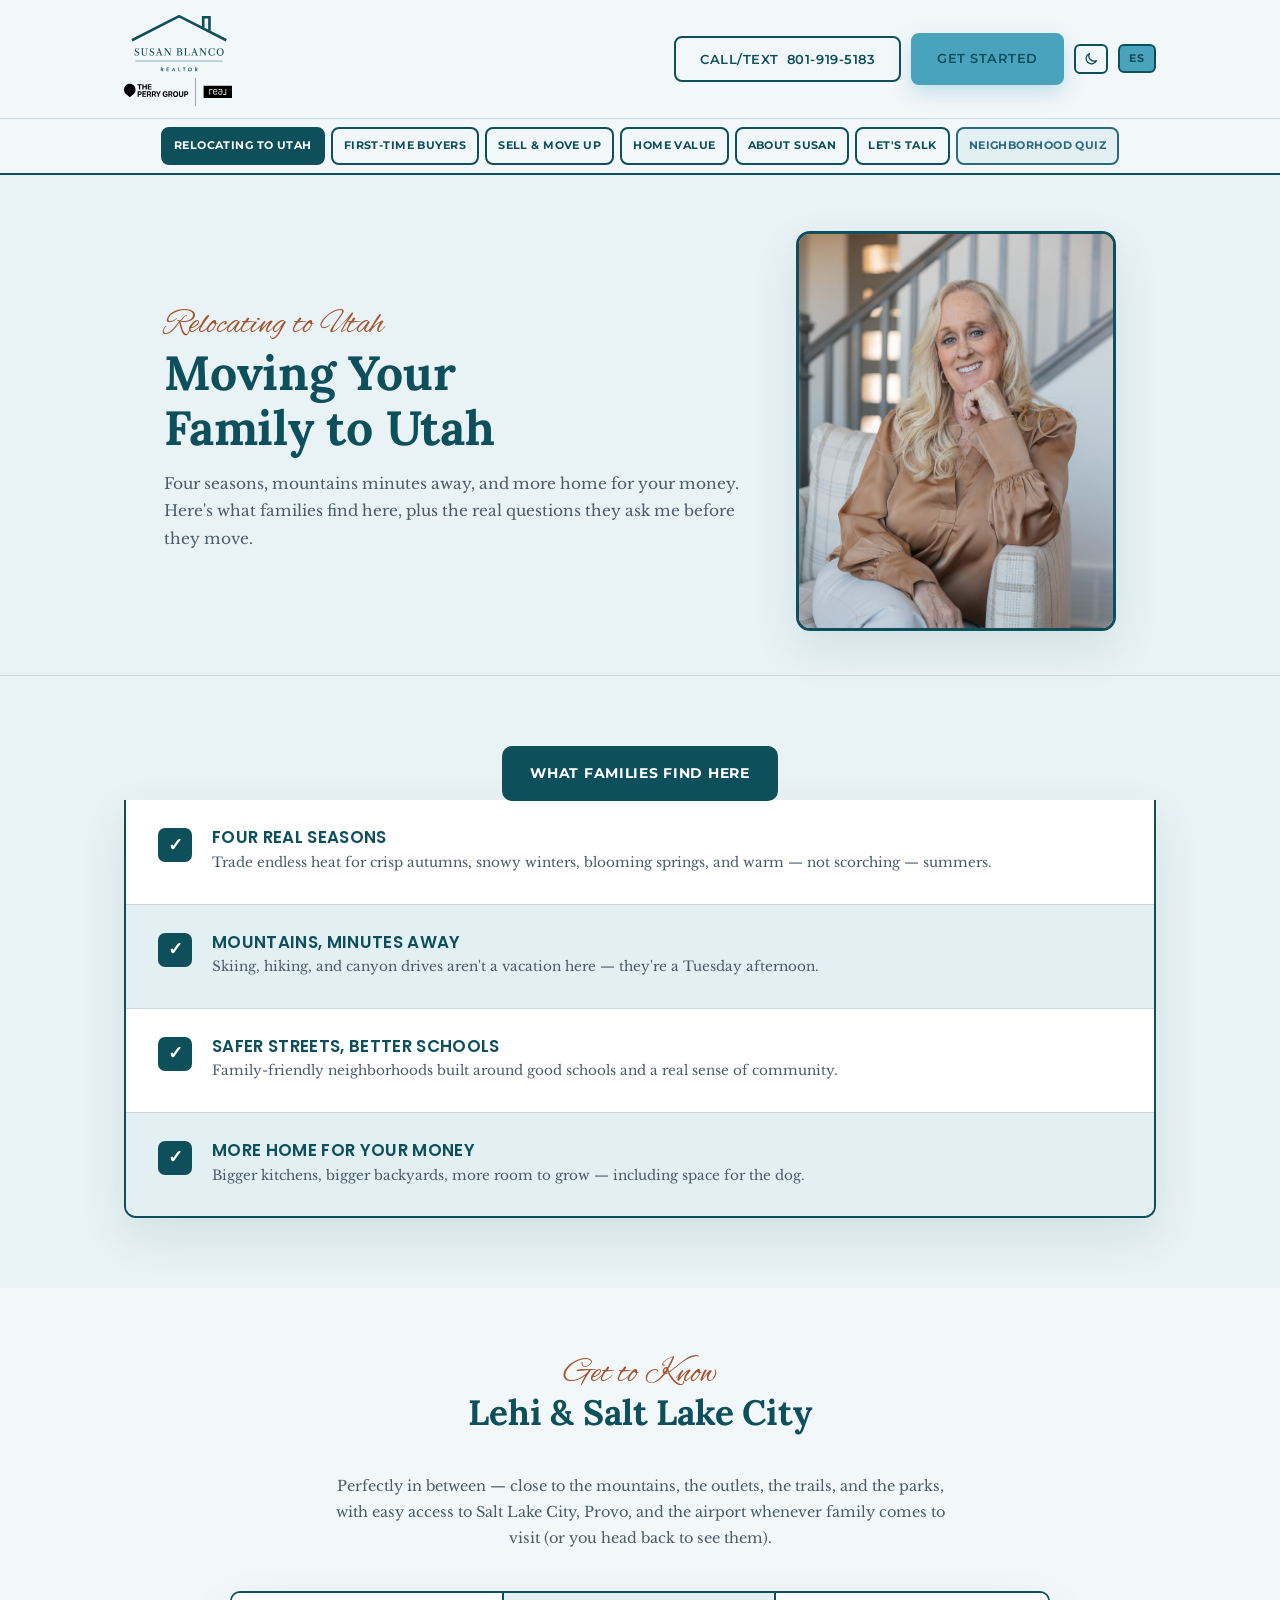
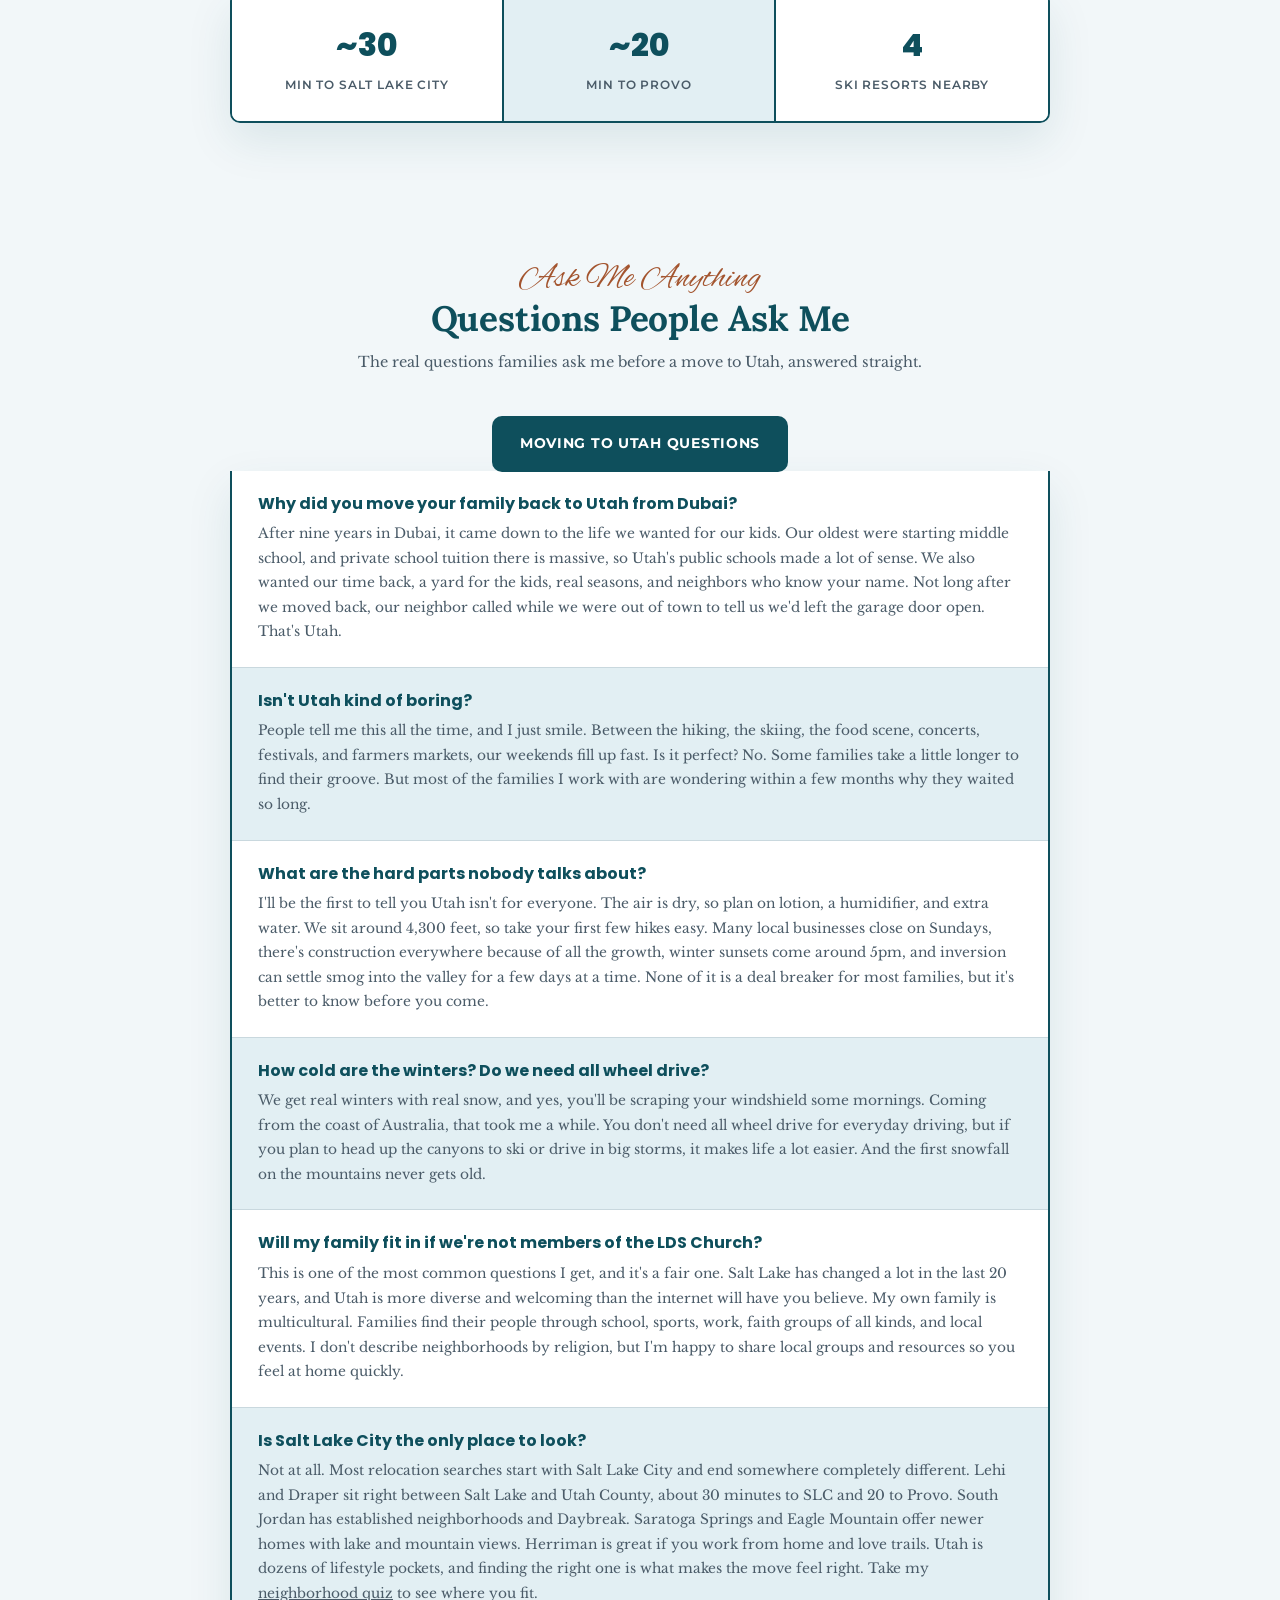
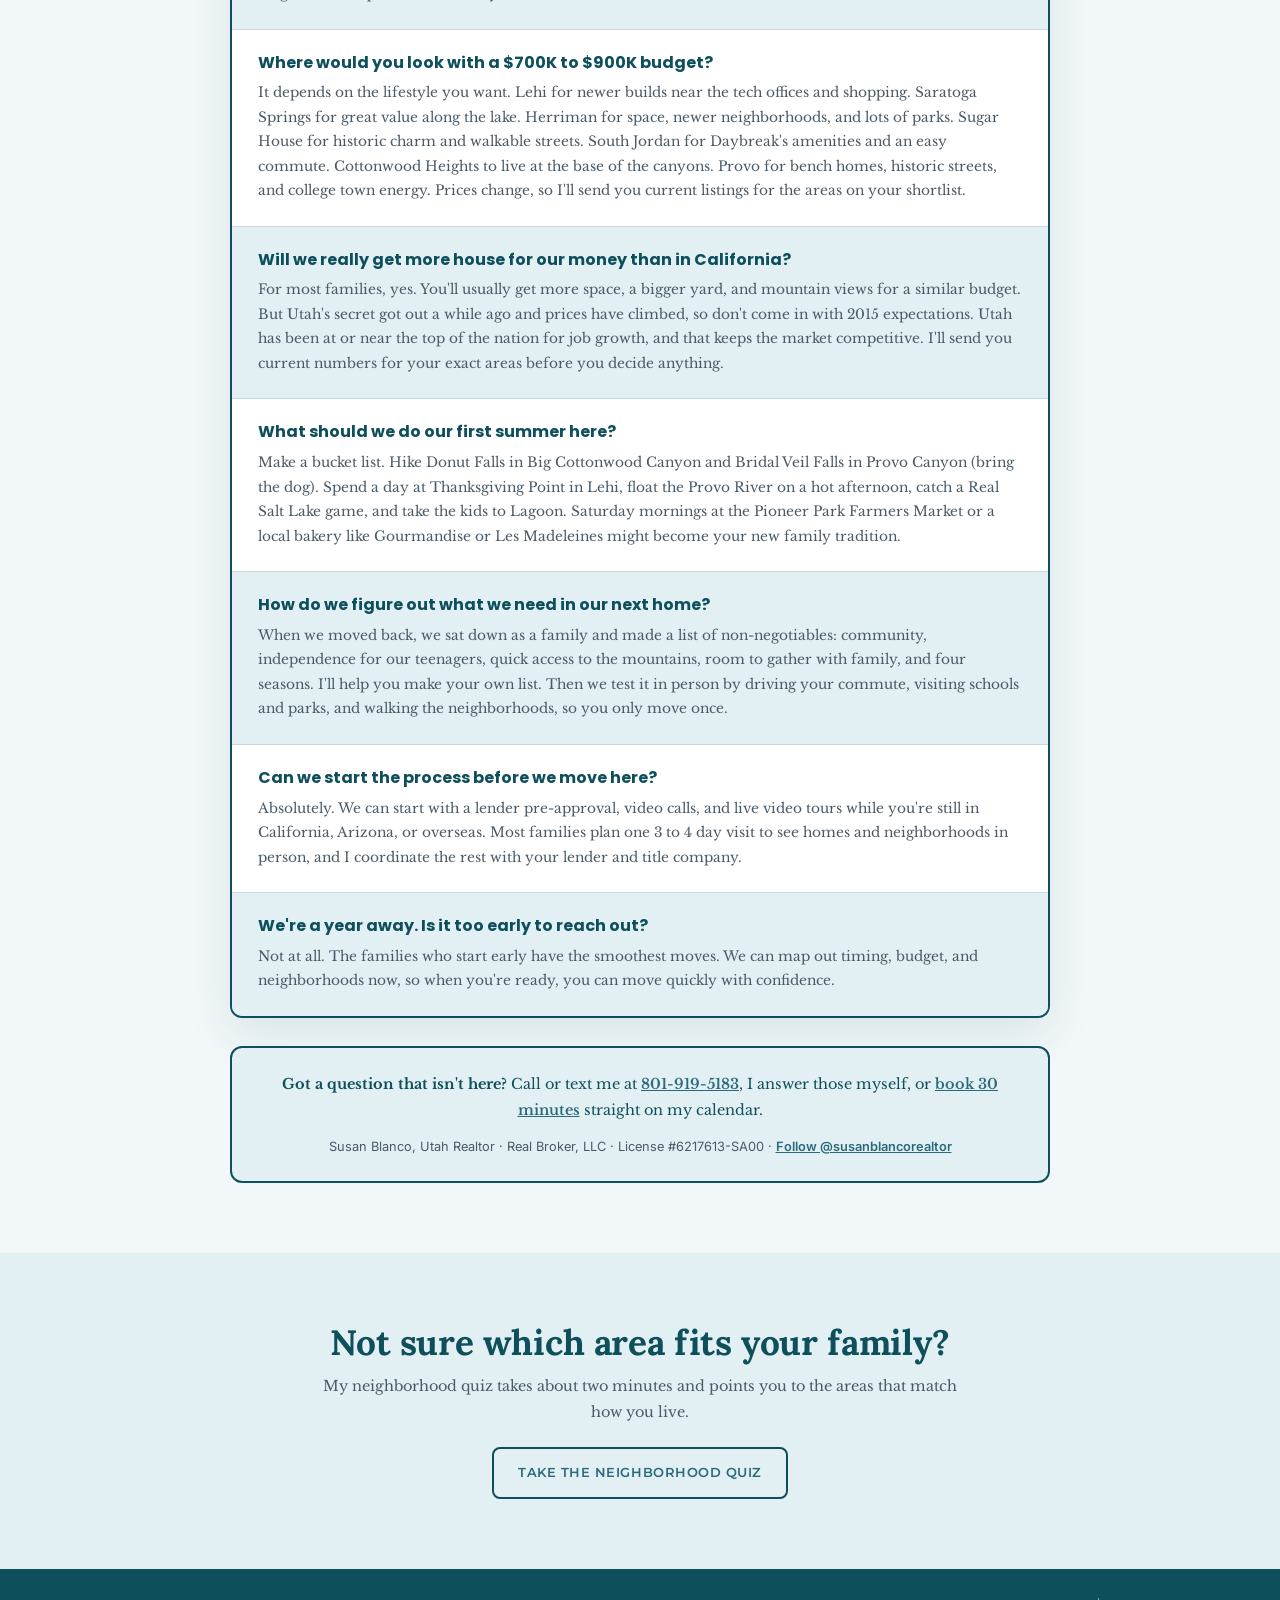
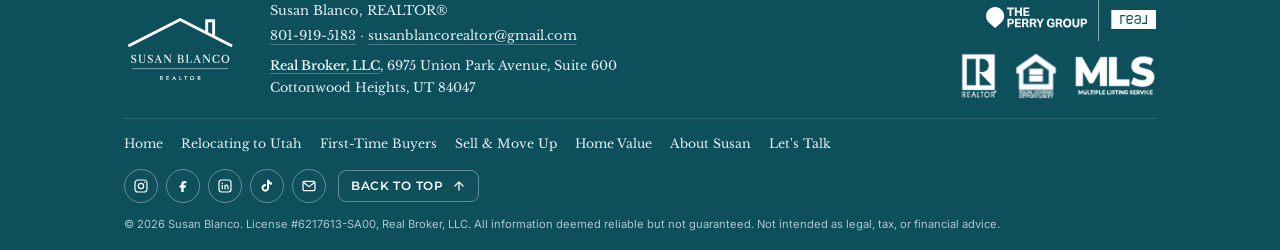
<file: relocating.html>
<!doctype html>
<html lang="en">
<head>
<meta charset="utf-8">
<meta name="viewport" content="width=device-width, initial-scale=1, viewport-fit=cover">
<title>Relocating to Utah | Susan Blanco, Realtor</title>
<meta name="description" content="What families moving from California, Arizona, and overseas find in Utah, plus straight answers to the questions they ask before moving to Lehi, Draper, and Salt Lake City.">
<link rel="canonical" href="https://move.susanfindshomes.com/relocating.html">
<meta property="og:type" content="website">
<meta property="og:url" content="https://move.susanfindshomes.com/relocating.html">
<meta property="og:title" content="Relocating to Utah | Susan Blanco, Realtor">
<meta property="og:description" content="What families moving from California, Arizona, and overseas find in Utah, plus straight answers to the questions they ask before moving to Lehi, Draper, and Salt Lake City.">
<meta property="og:image" content="https://move.susanfindshomes.com/hero-1.jpg">
<meta name="twitter:card" content="summary_large_image">
<link rel="icon" type="image/svg+xml" href="favicon.svg">
<link rel="icon" type="image/png" sizes="32x32" href="favicon-32.png">
<link rel="apple-touch-icon" href="apple-touch-icon.png">
<script>try{var t=localStorage.getItem('sb-theme');if(t==='dark'||t==='light'){document.documentElement.setAttribute('data-theme',t);}}catch(e){}</script>
<link rel="preconnect" href="https://fonts.googleapis.com">
<link rel="preconnect" href="https://fonts.gstatic.com" crossorigin>
<link href="https://fonts.googleapis.com/css2?family=Poppins:wght@400;500;600;700;800&family=Montserrat:wght@500;600;700;800&family=Lora:ital,wght@0,400;0,500;0,600;0,700;1,400&family=Inter:wght@400;500&family=Alex+Brush&family=Libre+Baskerville:ital,wght@0,400;0,700;1,400&display=swap" rel="stylesheet">
<link rel="stylesheet" href="site.css">
<script type="application/ld+json">
{
  "@context": "https://schema.org",
  "@type": "FAQPage",
  "mainEntity": [
    {
      "@type": "Question",
      "name": "Why did you move your family back to Utah from Dubai?",
      "acceptedAnswer": {
        "@type": "Answer",
        "text": "After nine years in Dubai, it came down to the life we wanted for our kids. Our oldest were starting middle school, and private school tuition there is massive, so Utah's public schools made a lot of sense. We also wanted our time back, a yard for the kids, real seasons, and neighbors who know your name. Not long after we moved back, our neighbor called while we were out of town to tell us we'd left the garage door open. That's Utah."
      }
    },
    {
      "@type": "Question",
      "name": "Isn't Utah kind of boring?",
      "acceptedAnswer": {
        "@type": "Answer",
        "text": "People tell me this all the time, and I just smile. Between the hiking, the skiing, the food scene, concerts, festivals, and farmers markets, our weekends fill up fast. Is it perfect? No. Some families take a little longer to find their groove. But most of the families I work with are wondering within a few months why they waited so long."
      }
    },
    {
      "@type": "Question",
      "name": "What are the hard parts nobody talks about?",
      "acceptedAnswer": {
        "@type": "Answer",
        "text": "I'll be the first to tell you Utah isn't for everyone. The air is dry, so plan on lotion, a humidifier, and extra water. We sit around 4,300 feet, so take your first few hikes easy. Many local businesses close on Sundays, there's construction everywhere because of all the growth, winter sunsets come around 5pm, and inversion can settle smog into the valley for a few days at a time. None of it is a deal breaker for most families, but it's better to know before you come."
      }
    },
    {
      "@type": "Question",
      "name": "How cold are the winters? Do we need all wheel drive?",
      "acceptedAnswer": {
        "@type": "Answer",
        "text": "We get real winters with real snow, and yes, you'll be scraping your windshield some mornings. Coming from the coast of Australia, that took me a while. You don't need all wheel drive for everyday driving, but if you plan to head up the canyons to ski or drive in big storms, it makes life a lot easier. And the first snowfall on the mountains never gets old."
      }
    },
    {
      "@type": "Question",
      "name": "Will my family fit in if we're not members of the LDS Church?",
      "acceptedAnswer": {
        "@type": "Answer",
        "text": "This is one of the most common questions I get, and it's a fair one. Salt Lake has changed a lot in the last 20 years, and Utah is more diverse and welcoming than the internet will have you believe. My own family is multicultural. Families find their people through school, sports, work, faith groups of all kinds, and local events. I don't describe neighborhoods by religion, but I'm happy to share local groups and resources so you feel at home quickly."
      }
    },
    {
      "@type": "Question",
      "name": "Is Salt Lake City the only place to look?",
      "acceptedAnswer": {
        "@type": "Answer",
        "text": "Not at all. Most relocation searches start with Salt Lake City and end somewhere completely different. Lehi and Draper sit right between Salt Lake and Utah County, about 30 minutes to SLC and 20 to Provo. South Jordan has established neighborhoods and Daybreak. Saratoga Springs and Eagle Mountain offer newer homes with lake and mountain views. Herriman is great if you work from home and love trails. Utah is dozens of lifestyle pockets, and finding the right one is what makes the move feel right. Take my neighborhood quiz to see where you fit."
      }
    },
    {
      "@type": "Question",
      "name": "Where would you look with a $700K to $900K budget?",
      "acceptedAnswer": {
        "@type": "Answer",
        "text": "It depends on the lifestyle you want. Lehi for newer builds near the tech offices and shopping. Saratoga Springs for great value along the lake. Herriman for space, newer neighborhoods, and lots of parks. Sugar House for historic charm and walkable streets. South Jordan for Daybreak's amenities and an easy commute. Cottonwood Heights to live at the base of the canyons. Provo for bench homes, historic streets, and college town energy. Prices change, so I'll send you current listings for the areas on your shortlist."
      }
    },
    {
      "@type": "Question",
      "name": "Will we really get more house for our money than in California?",
      "acceptedAnswer": {
        "@type": "Answer",
        "text": "For most families, yes. You'll usually get more space, a bigger yard, and mountain views for a similar budget. But Utah's secret got out a while ago and prices have climbed, so don't come in with 2015 expectations. Utah has been at or near the top of the nation for job growth, and that keeps the market competitive. I'll send you current numbers for your exact areas before you decide anything."
      }
    },
    {
      "@type": "Question",
      "name": "What should we do our first summer here?",
      "acceptedAnswer": {
        "@type": "Answer",
        "text": "Make a bucket list. Hike Donut Falls in Big Cottonwood Canyon and Bridal Veil Falls in Provo Canyon (bring the dog). Spend a day at Thanksgiving Point in Lehi, float the Provo River on a hot afternoon, catch a Real Salt Lake game, and take the kids to Lagoon. Saturday mornings at the Pioneer Park Farmers Market or a local bakery like Gourmandise or Les Madeleines might become your new family tradition."
      }
    },
    {
      "@type": "Question",
      "name": "How do we figure out what we need in our next home?",
      "acceptedAnswer": {
        "@type": "Answer",
        "text": "When we moved back, we sat down as a family and made a list of non-negotiables: community, independence for our teenagers, quick access to the mountains, room to gather with family, and four seasons. I'll help you make your own list. Then we test it in person by driving your commute, visiting schools and parks, and walking the neighborhoods, so you only move once."
      }
    },
    {
      "@type": "Question",
      "name": "Can we start the process before we move here?",
      "acceptedAnswer": {
        "@type": "Answer",
        "text": "Absolutely. We can start with a lender pre-approval, video calls, and live video tours while you're still in California, Arizona, or overseas. Most families plan one 3 to 4 day visit to see homes and neighborhoods in person, and I coordinate the rest with your lender and title company."
      }
    },
    {
      "@type": "Question",
      "name": "We're a year away. Is it too early to reach out?",
      "acceptedAnswer": {
        "@type": "Answer",
        "text": "Not at all. The families who start early have the smoothest moves. We can map out timing, budget, and neighborhoods now, so when you're ready, you can move quickly with confidence."
      }
    }
  ]
}
</script>
</head>
<body data-page="relocating" data-title-es="Mudarse a Utah | Susan Blanco">
<header>
  <div class="nav wrap">
    <a class="brand brand-logos" href="index.html" aria-label="Susan Blanco, Realtor. The Perry Group, Real Broker, LLC">
      <img class="hdr-logo hdr-light" src="logo-susan.svg" alt="Susan Blanco, Realtor" width="75" height="46">
      <img class="hdr-tpg hdr-light" src="logo-tpg.svg" alt="The Perry Group, Real Broker, LLC" width="84" height="21">
      <img class="hdr-logo hdr-dark" src="logo-susan-dark.svg" alt="" width="75" height="46">
      <img class="hdr-tpg hdr-dark" src="logo-tpg-dark.svg" alt="" width="84" height="21">
    </a>
    <div class="nav-cta">
      <div class="call-wrap">
        <button type="button" class="btn btn-ghost" id="call-btn" aria-haspopup="true" aria-expanded="false" aria-controls="call-menu"><span class="long">Call/Text</span> <span class="phone-num">801-919-5183</span></button>
        <div class="call-menu" id="call-menu" hidden>
          <a class="cm-call" href="tel:+18019195183" target="_blank" rel="noopener">Call 801-919-5183</a>
          <a class="cm-text" href="sms:+18019195183" target="_blank" rel="noopener">Text 801-919-5183</a>
          <button type="button" class="cm-copy" id="cm-copy">Copy number</button>
        </div>
      </div>
      <a class="btn btn-primary" href="contact.html">Get Started</a>
      <button type="button" class="theme-btn" id="theme-btn" aria-label="Switch to dark mode"><svg class="i-moon" viewBox="0 0 24 24" fill="none" stroke="currentColor" stroke-width="2" stroke-linecap="round" stroke-linejoin="round" aria-hidden="true"><path d="M20 14.5A8 8 0 0 1 9.5 4a8 8 0 1 0 10.5 10.5z"/></svg><svg class="i-sun" viewBox="0 0 24 24" fill="none" stroke="currentColor" stroke-width="2" stroke-linecap="round" aria-hidden="true"><circle cx="12" cy="12" r="4.5"/><path d="M12 2v2M12 20v2M4.9 4.9l1.4 1.4M17.7 17.7l1.4 1.4M2 12h2M20 12h2M4.9 19.1l1.4-1.4M17.7 6.3l1.4-1.4"/></svg></button>
      <button type="button" class="lang-btn" id="lang-btn" lang="es" aria-label="Ver en español">ES</button>
    </div>
  </div>
  <nav class="subnav" aria-label="Site pages">
    <div class="subnav-inner wrap">
      <a class="navbtn active" aria-current="page" href="relocating.html">Relocating to Utah</a>
      <a class="navbtn" href="first-time-buyers.html">First-Time Buyers</a>
      <a class="navbtn" href="sell-move-up.html">Sell &amp; Move Up</a>
      <a class="navbtn" href="home-value.html">Home Value</a>
      <a class="navbtn" href="about.html">About Susan</a>
      <a class="navbtn" href="contact.html">Let's Talk</a>
      <a class="navbtn navbtn-quiz" data-quiz href="quiz.html" target="_blank" rel="noopener">Neighborhood Quiz</a>
    </div>
  </nav>
</header>

<main>

<section class="page-hero">
  <div class="wrap split-hero">
    <div>
      <span class="script script-eyebrow">Relocating to Utah</span>
      <h1>Moving Your Family to Utah</h1>
      <p class="lead">Four seasons, mountains minutes away, and more home for your money. Here's what families find here, plus the real questions they ask me before they move.</p>
    </div>
    <figure class="ph ph-tall"><img src="susan-portrait.jpg" alt="Susan Blanco, Utah relocation Realtor" width="933" height="1400"></figure>
  </div>
</section>
<section id="why-utah" class="section why">
  <div class="wrap">
    <div class="toc-wrap">
      <span class="toc-box">What Families Find Here</span>
    </div>
    <div class="why-list">
      <div class="why-item">
        <div class="check-badge">&#10003;</div>
        <div><h3>Four Real Seasons</h3><p>Trade endless heat for crisp autumns, snowy winters, blooming springs, and warm &mdash; not scorching &mdash; summers.</p></div>
      </div>
      <div class="why-item">
        <div class="check-badge">&#10003;</div>
        <div><h3>Mountains, Minutes Away</h3><p>Skiing, hiking, and canyon drives aren't a vacation here &mdash; they're a Tuesday afternoon.</p></div>
      </div>
      <div class="why-item">
        <div class="check-badge">&#10003;</div>
        <div><h3>Safer Streets, Better Schools</h3><p>Family-friendly neighborhoods built around good schools and a real sense of community.</p></div>
      </div>
      <div class="why-item">
        <div class="check-badge">&#10003;</div>
        <div><h3>More Home for Your Money</h3><p>Bigger kitchens, bigger backyards, more room to grow &mdash; including space for the dog.</p></div>
      </div>
    </div>
  </div>
</section>
<section class="section location">
  <div class="wrap">
    <div class="section-head">
      <span class="script script-eyebrow">Get to Know</span>
      <h2>Lehi &amp; Salt Lake City</h2>
    </div>
    <div class="location-copy">
      <p>Perfectly in between &mdash; close to the mountains, the outlets, the trails, and the parks, with easy access to Salt Lake City, Provo, and the airport whenever family comes to visit (or you head back to see them).</p>
    </div>
    <div class="stat-table">
      <div class="stat-cell"><div class="num">~30</div><div class="label">Min to Salt Lake City</div></div>
      <div class="stat-cell"><div class="num">~20</div><div class="label">Min to Provo</div></div>
      <div class="stat-cell"><div class="num">4</div><div class="label">Ski Resorts Nearby</div></div>
    </div>
  </div>
</section>
<section id="questions" class="section buyer ask">
  <div class="wrap">
    <div class="section-head">
      <span class="script script-eyebrow">Ask Me Anything</span>
      <h2>Questions People Ask Me</h2>
      <p>The real questions families ask me before a move to Utah, answered straight.</p>
    </div>
    <div class="buyer-body">
      <div class="toc-wrap"><span class="toc-box">Moving to Utah Questions</span></div>
      <div class="faq">
          <div class="qa"><h3>Why did you move your family back to Utah from Dubai?</h3><div class="faq-a"><p>After nine years in Dubai, it came down to the life we wanted for our kids. Our oldest were starting middle school, and private school tuition there is massive, so Utah's public schools made a lot of sense. We also wanted our time back, a yard for the kids, real seasons, and neighbors who know your name. Not long after we moved back, our neighbor called while we were out of town to tell us we'd left the garage door open. That's Utah.</p></div></div>
          <div class="qa"><h3>Isn't Utah kind of boring?</h3><div class="faq-a"><p>People tell me this all the time, and I just smile. Between the hiking, the skiing, the food scene, concerts, festivals, and farmers markets, our weekends fill up fast. Is it perfect? No. Some families take a little longer to find their groove. But most of the families I work with are wondering within a few months why they waited so long.</p></div></div>
          <div class="qa"><h3>What are the hard parts nobody talks about?</h3><div class="faq-a"><p>I'll be the first to tell you Utah isn't for everyone. The air is dry, so plan on lotion, a humidifier, and extra water. We sit around 4,300 feet, so take your first few hikes easy. Many local businesses close on Sundays, there's construction everywhere because of all the growth, winter sunsets come around 5pm, and inversion can settle smog into the valley for a few days at a time. None of it is a deal breaker for most families, but it's better to know before you come.</p></div></div>
          <div class="qa"><h3>How cold are the winters? Do we need all wheel drive?</h3><div class="faq-a"><p>We get real winters with real snow, and yes, you'll be scraping your windshield some mornings. Coming from the coast of Australia, that took me a while. You don't need all wheel drive for everyday driving, but if you plan to head up the canyons to ski or drive in big storms, it makes life a lot easier. And the first snowfall on the mountains never gets old.</p></div></div>
          <div class="qa"><h3>Will my family fit in if we're not members of the LDS Church?</h3><div class="faq-a"><p>This is one of the most common questions I get, and it's a fair one. Salt Lake has changed a lot in the last 20 years, and Utah is more diverse and welcoming than the internet will have you believe. My own family is multicultural. Families find their people through school, sports, work, faith groups of all kinds, and local events. I don't describe neighborhoods by religion, but I'm happy to share local groups and resources so you feel at home quickly.</p></div></div>
          <div class="qa"><h3>Is Salt Lake City the only place to look?</h3><div class="faq-a"><p>Not at all. Most relocation searches start with Salt Lake City and end somewhere completely different. Lehi and Draper sit right between Salt Lake and Utah County, about 30 minutes to SLC and 20 to Provo. South Jordan has established neighborhoods and Daybreak. Saratoga Springs and Eagle Mountain offer newer homes with lake and mountain views. Herriman is great if you work from home and love trails. Utah is dozens of lifestyle pockets, and finding the right one is what makes the move feel right. Take my <a data-quiz href="quiz.html" target="_blank" rel="noopener">neighborhood quiz</a> to see where you fit.</p></div></div>
          <div class="qa"><h3>Where would you look with a $700K to $900K budget?</h3><div class="faq-a"><p>It depends on the lifestyle you want. Lehi for newer builds near the tech offices and shopping. Saratoga Springs for great value along the lake. Herriman for space, newer neighborhoods, and lots of parks. Sugar House for historic charm and walkable streets. South Jordan for Daybreak's amenities and an easy commute. Cottonwood Heights to live at the base of the canyons. Provo for bench homes, historic streets, and college town energy. Prices change, so I'll send you current listings for the areas on your shortlist.</p></div></div>
          <div class="qa"><h3>Will we really get more house for our money than in California?</h3><div class="faq-a"><p>For most families, yes. You'll usually get more space, a bigger yard, and mountain views for a similar budget. But Utah's secret got out a while ago and prices have climbed, so don't come in with 2015 expectations. Utah has been at or near the top of the nation for job growth, and that keeps the market competitive. I'll send you current numbers for your exact areas before you decide anything.</p></div></div>
          <div class="qa"><h3>What should we do our first summer here?</h3><div class="faq-a"><p>Make a bucket list. Hike Donut Falls in Big Cottonwood Canyon and Bridal Veil Falls in Provo Canyon (bring the dog). Spend a day at Thanksgiving Point in Lehi, float the Provo River on a hot afternoon, catch a Real Salt Lake game, and take the kids to Lagoon. Saturday mornings at the Pioneer Park Farmers Market or a local bakery like Gourmandise or Les Madeleines might become your new family tradition.</p></div></div>
          <div class="qa"><h3>How do we figure out what we need in our next home?</h3><div class="faq-a"><p>When we moved back, we sat down as a family and made a list of non-negotiables: community, independence for our teenagers, quick access to the mountains, room to gather with family, and four seasons. I'll help you make your own list. Then we test it in person by driving your commute, visiting schools and parks, and walking the neighborhoods, so you only move once.</p></div></div>
          <div class="qa"><h3>Can we start the process before we move here?</h3><div class="faq-a"><p>Absolutely. We can start with a lender pre-approval, video calls, and live video tours while you're still in California, Arizona, or overseas. Most families plan one 3 to 4 day visit to see homes and neighborhoods in person, and I coordinate the rest with your lender and title company.</p></div></div>
          <div class="qa"><h3>We're a year away. Is it too early to reach out?</h3><div class="faq-a"><p>Not at all. The families who start early have the smoothest moves. We can map out timing, budget, and neighborhoods now, so when you're ready, you can move quickly with confidence.</p></div></div>
      </div>
      <div class="ask-card">
        <p><strong>Got a question that isn't here?</strong> Call or text me at <a href="tel:+18019195183" target="_blank" rel="noopener">801-919-5183</a>, I answer those myself, or <a href="https://calendly.com/susanblancorealtor/30min" target="_blank" rel="noopener">book 30 minutes</a> straight on my calendar.</p>
        <p class="who">Susan Blanco, Utah Realtor &middot; Real Broker, LLC &middot; License #6217613-SA00 &middot; <a href="https://www.instagram.com/susanblancorealtor/" target="_blank" rel="noopener">Follow @susanblancorealtor</a></p>
      </div>
    </div>
  </div>
</section>

<section class="section about">
  <div class="wrap">
    <div class="section-head" style="margin-bottom:22px">
      <h2>Not sure which area fits your family?</h2>
      <p>My neighborhood quiz takes about two minutes and points you to the areas that match how you live.</p>
    </div>
    <div class="cta-row" style="margin-top:0">
      <a class="btn btn-gold" data-quiz href="quiz.html" target="_blank" rel="noopener">Take the Neighborhood Quiz</a>
    </div>
  </div>
</section>
</main>

<footer>
  <div class="wrap">
    <div class="fa">
      <img class="footer-logo" src="logo-susan-footer.svg" alt="Susan Blanco, Realtor" width="170" height="105">
      <div>
        <p class="contact-line">Susan Blanco, REALTOR&reg;</p>
        <p class="contact-line"><a class="contact-link" href="tel:+18019195183">801-919-5183</a> &middot; <a class="contact-link" href="mailto:susanblancorealtor@gmail.com">susanblancorealtor@gmail.com</a></p>
        <address><a href="https://www.utahrealestate.com/roster/office.listings.report/id/71477" target="_blank" rel="noopener">Real Broker, LLC</a>, 6975 Union Park Avenue, Suite 600<br>Cottonwood Heights, UT 84047</address>
      </div>
      <div class="fa-right">
        <svg xmlns="http://www.w3.org/2000/svg" class="broker-logo" role="img" aria-label="The Perry Group and Real Broker, LLC" viewBox="0 0 1667 426" fill="none"> <g clip-path="url(#clip0_354_131)"> <path d="M230.284 109.225H204.842V93.235H274.287V109.225H248.727V176.569H230.284V109.225Z" fill="#ffffff"/> <path d="M333.809 141.788H301.363V176.567H283.038V93.2338H301.363V125.33H333.809V93.2338H352.25V176.567H333.809V141.788Z" fill="#ffffff"/> <path d="M366.72 93.235H424.495V108.058H384.811V126.616H422.159V141.439H384.811V161.747H426.828L424.961 176.57H366.72V93.235Z" fill="#ffffff"/> <path d="M210.56 203.465H240.557C248.57 203.465 254.95 204.573 259.698 206.791C264.443 209.007 267.868 212.12 269.969 216.127C272.069 220.135 273.12 224.862 273.12 230.309C273.12 235.91 272.05 240.795 269.91 244.956C267.769 249.119 264.326 252.348 259.581 254.644C254.833 256.94 248.531 258.087 240.674 258.087H228.302V286.798H210.56V203.465ZM255.963 230.542C255.963 226.264 254.872 223.131 252.694 221.147C250.514 219.163 246.468 218.171 240.557 218.171H228.302V243.379H240.674C246.664 243.379 250.71 242.272 252.81 240.054C254.911 237.837 255.963 234.667 255.963 230.542Z" fill="#ffffff"/> <path d="M283.971 203.465H341.744V218.287H302.062V236.846H339.41V251.669H302.062V271.977H344.077L342.211 286.8H283.971V203.465Z" fill="#ffffff"/> <path d="M353.766 203.465H385.162C393.021 203.465 399.303 204.555 404.011 206.733C408.719 208.913 412.123 211.926 414.224 215.779C416.325 219.631 417.376 224.008 417.376 228.91C417.376 234.202 416.286 238.791 414.107 242.682C411.927 246.572 408.581 249.683 404.07 252.018L421.46 286.798H402.202L387.613 255.986C386.989 255.986 386.367 256.007 385.746 256.044C385.123 256.084 384.501 256.103 383.88 256.103H371.273V286.798H353.766V203.465ZM399.635 229.491C399.635 225.601 398.506 222.663 396.251 220.679C393.993 218.696 389.907 217.702 383.996 217.702H371.273V241.98H384.697C390.453 241.98 394.384 240.912 396.485 238.769C398.585 236.631 399.636 233.538 399.636 229.491H399.635Z" fill="#ffffff"/> <path d="M429.747 203.465H461.143C469.001 203.465 475.283 204.555 479.992 206.733C484.698 208.913 488.103 211.926 490.204 215.779C492.305 219.631 493.356 224.008 493.356 228.91C493.356 234.202 492.265 238.791 490.088 242.682C487.908 246.572 484.561 249.683 480.05 252.018L497.441 286.798H478.181L463.592 255.986C462.97 255.986 462.347 256.007 461.726 256.044C461.102 256.084 460.48 256.103 459.859 256.103H447.254V286.798H429.747V203.465ZM475.615 229.491C475.615 225.601 474.486 222.663 472.23 220.679C469.973 218.696 465.888 217.702 459.975 217.702H447.254V241.98H460.676C466.432 241.98 470.364 240.912 472.465 238.769C474.565 236.631 475.616 233.538 475.616 229.491H475.615Z" fill="#ffffff"/> <path d="M521.833 253.652L493.705 203.465H513.664L531.171 238.829L549.028 203.465H568.286L540.392 253.652V286.798H521.834V253.652H521.833Z" fill="#ffffff"/> <path d="M596.763 245.364C596.763 236.493 598.298 228.772 601.373 222.196C604.445 215.622 608.938 210.506 614.853 206.849C620.767 203.192 627.925 201.364 636.33 201.364C646.21 201.364 653.991 203.68 659.673 208.308C665.351 212.938 668.932 219.26 670.409 227.273L652.203 229.257C651.19 225.368 649.518 222.332 647.184 220.153C644.849 217.975 641.192 216.884 636.213 216.884C631.311 216.884 627.361 218.091 624.365 220.502C621.368 222.914 619.191 226.221 617.83 230.423C616.468 234.623 615.788 239.488 615.788 245.012C615.788 254.116 617.577 261.119 621.157 266.021C624.735 270.921 630.416 273.374 638.197 273.374C644.654 273.374 650.103 272.012 654.539 269.289V255.633H638.314V241.044H671.694V277.459C667.259 281.193 662.007 284.035 655.939 285.979C649.869 287.923 643.722 288.897 637.497 288.897C624.502 288.897 614.464 285.103 607.385 277.517C600.304 269.931 596.765 259.214 596.765 245.362L596.763 245.364Z" fill="#ffffff"/> <path d="M684.179 203.465H715.575C723.434 203.465 729.715 204.555 734.424 206.733C739.132 208.913 742.536 211.926 744.637 215.779C746.737 219.631 747.788 224.008 747.788 228.91C747.788 234.202 746.697 238.791 744.52 242.682C742.34 246.572 738.994 249.683 734.482 252.018L751.873 286.798H732.615L718.026 255.986C717.402 255.986 716.78 256.007 716.159 256.044C715.536 256.084 714.914 256.103 714.291 256.103H701.686V286.798H684.179V203.465ZM730.047 229.491C730.047 225.601 728.919 222.663 726.663 220.679C724.406 218.696 720.32 217.702 714.409 217.702H701.686V241.98H715.109C720.866 241.98 724.797 240.912 726.897 238.769C728.998 236.631 730.049 233.538 730.049 229.491H730.047Z" fill="#ffffff"/> <path d="M756.193 245.364C756.193 236.026 757.844 228.072 761.152 221.496C764.459 214.922 769.147 209.923 775.217 206.499C781.286 203.076 788.406 201.364 796.576 201.364C804.746 201.364 811.825 203.056 817.818 206.441C823.808 209.824 828.419 214.747 831.648 221.205C834.876 227.665 836.492 235.523 836.492 244.781C836.492 254.118 834.857 262.076 831.59 268.649C828.321 275.225 823.691 280.244 817.701 283.705C811.708 287.167 804.55 288.899 796.224 288.899C788.054 288.899 780.974 287.207 774.983 283.822C768.99 280.437 764.363 275.517 761.094 269.058C757.826 262.601 756.193 254.702 756.193 245.364ZM775.334 245.131C775.334 253.847 777.085 260.674 780.586 265.615C784.087 270.557 789.34 273.026 796.342 273.026C803.266 273.026 808.499 270.557 812.039 265.615C815.578 260.674 817.35 253.847 817.35 245.131C817.35 236.416 815.579 229.59 812.039 224.648C808.499 219.707 803.265 217.237 796.342 217.237C789.34 217.237 784.087 219.707 780.586 224.648C777.085 229.59 775.334 236.418 775.334 245.131Z" fill="#ffffff"/> <path d="M847.462 252.601V203.465H865.902V253.418C865.902 260.033 867.128 264.955 869.579 268.182C872.031 271.413 876.017 273.026 881.543 273.026C887.222 273.026 891.23 271.413 893.565 268.182C895.899 264.956 897.066 260.033 897.066 253.418V203.465H915.507V252.833C915.507 265.051 912.57 274.115 906.695 280.029C900.82 285.944 892.357 288.899 881.31 288.899C870.262 288.899 861.858 285.962 856.101 280.087C850.342 274.214 847.464 265.051 847.464 252.601H847.462Z" fill="#ffffff"/> <path d="M929.161 203.465H959.157C967.171 203.465 973.551 204.573 978.299 206.791C983.043 209.007 986.469 212.12 988.57 216.127C990.671 220.135 991.721 224.862 991.721 230.309C991.721 235.91 990.651 240.795 988.511 244.956C986.37 249.119 982.926 252.348 978.181 254.644C973.435 256.94 967.131 258.087 959.273 258.087H946.903V286.798H929.161V203.465ZM974.563 230.542C974.563 226.264 973.472 223.131 971.295 221.147C969.115 219.163 965.069 218.171 959.157 218.171H946.903V243.379H959.273C965.265 243.379 969.311 242.272 971.412 240.054C973.512 237.837 974.563 234.667 974.563 230.542Z" fill="#ffffff"/> <path d="M177.559 177.068C177.559 128.153 137.907 88.5003 88.991 88.5003C40.075 88.5003 0.420898 128.153 0.420898 177.068C0.420898 203.201 11.8096 226.619 29.8133 242.828C29.777 242.881 29.7549 242.94 29.7225 242.989L88.9794 293.632L147.823 243.341C147.794 243.3 147.768 243.258 147.74 243.221C165.991 226.995 177.559 203.411 177.559 177.068Z" fill="#ffffff"/> <path d="M1106.7 425.857V0.857483H1101.61V425.857H1106.7Z" fill="#ffffff"/> <path d="M1470.18 217.953C1466.88 220.399 1465.19 224.135 1465.19 228.964C1465.19 233.793 1466.84 237.186 1470.1 239.516C1473.39 241.875 1478.38 243.07 1484.95 243.07C1493.57 243.07 1499.67 241.216 1503.6 237.401C1505.63 235.455 1506.97 232.227 1506.97 222.804V214.227H1484.84C1478.42 214.227 1473.49 215.515 1470.18 217.953H1470.18ZM1228.74 116.58V304.313H1666.83V116.58H1228.74ZM1366.79 166.368V178.365L1366.09 178.357L1329.38 178.117L1329.41 254.721H1317.24V166.368H1366.79ZM1393.37 238.498C1396.67 241.507 1401.71 242.97 1408.77 242.97C1418.06 242.97 1424.77 239.904 1429.27 233.598L1429.8 232.856L1430.46 233.487L1438.55 241.203L1438.11 241.77C1434.25 246.721 1430 250.088 1425.11 252.071C1420.4 253.932 1415.4 254.724 1408.38 254.724C1396.77 254.724 1389.03 252.487 1384 247.689C1379.2 243.114 1376.99 236.251 1376.99 226.093V192.303C1376.99 185.753 1378.65 180.954 1382.41 176.753C1387.25 171.342 1395.44 167.423 1402.79 167.001C1404.36 166.868 1406.03 166.8 1407.76 166.8C1409.9 166.8 1411.72 166.857 1413.33 166.983C1423.03 167.381 1429.83 169.902 1434.74 174.92C1439.02 179.309 1440.84 184.451 1440.84 192.145C1440.84 200.434 1438.48 206.287 1433.43 210.606C1428.24 215.037 1421.35 217.061 1411.75 217.061H1388.6V225.053C1388.6 231.176 1390.15 235.576 1393.37 238.498ZM1518.58 228.591C1518.58 235.145 1516.92 239.939 1513.16 244.141C1508.32 249.551 1500.13 253.474 1492.77 253.897C1491.21 254.025 1489.53 254.094 1487.8 254.094C1485.67 254.094 1483.85 254.033 1482.24 253.907C1472.54 253.509 1465.73 250.985 1460.83 245.961C1456.55 241.573 1454.73 236.421 1454.73 228.729C1454.73 220.436 1457.08 214.563 1462.14 210.243C1467.33 205.812 1474.22 203.746 1483.82 203.746H1506.97V195.843C1506.97 189.72 1505.42 185.32 1502.2 182.394C1498.89 179.385 1493.86 177.922 1486.79 177.922C1477.5 177.922 1470.8 180.988 1466.3 187.295L1465.77 188.036L1465.1 187.405L1457.53 180.184L1457.01 179.689L1457.45 179.122C1461.31 174.171 1465.56 170.804 1470.45 168.821C1475.16 166.96 1480.16 166.168 1487.18 166.168C1498.79 166.168 1506.53 168.405 1511.57 173.203C1516.36 177.779 1518.57 184.641 1518.57 194.799V228.589L1518.58 228.591ZM1578.33 254.721H1528.77V242.531L1529.48 242.535L1566.19 242.775L1566.15 166.369H1578.33V254.723L1578.33 254.721ZM1425.38 202.897C1428.69 200.451 1430.37 196.761 1430.37 191.932C1430.37 187.103 1428.72 183.71 1425.47 181.38C1422.18 179.021 1417.18 177.827 1410.62 177.827C1401.99 177.827 1395.89 179.677 1391.96 183.495C1389.94 185.439 1388.6 188.669 1388.6 198.092V206.578H1410.73C1417.14 206.578 1422.07 205.337 1425.38 202.897Z" fill="#ffffff"/> </g> <defs> <clipPath id="clip0_354_131"> <rect width="1666.41" height="425" fill="#0e4f5c" transform="translate(0.422852 0.857544)"/> </clipPath> </defs> </svg>
        <div class="compliance" aria-label="REALTOR, Equal Housing Opportunity, and MLS logos">
          <img class="clogo" src="realtor-logo.png" alt="REALTOR&reg;" width="76" height="91">
          <img class="clogo" src="equal-housing-logo.png" alt="Equal Housing Opportunity" width="89" height="95">
          <img class="clogo clogo-mls" src="mls-logo.png" alt="MLS, Multiple Listing Service" width="163" height="81">
        </div>
      </div>
    </div>
    <div class="fa-bot">
      <nav class="fa-links" aria-label="Footer">
        <a href="index.html">Home</a><a href="relocating.html">Relocating to Utah</a><a href="first-time-buyers.html">First-Time Buyers</a><a href="sell-move-up.html">Sell &amp; Move Up</a><a href="home-value.html">Home Value</a><a href="about.html">About Susan</a><a href="contact.html">Let's Talk</a>
      </nav>
      <div class="fa-actions">
        <div class="socials">
        <a href="https://www.instagram.com/susanblancorealtor/" target="_blank" rel="noopener" aria-label="Susan Blanco on Instagram"><svg viewBox="0 0 24 24" fill="none" stroke="currentColor" stroke-width="1.8" aria-hidden="true"><rect x="3" y="3" width="18" height="18" rx="5"/><circle cx="12" cy="12" r="4"/><circle cx="17.5" cy="6.5" r="1" fill="currentColor" stroke="none"/></svg></a>
        <a href="https://www.facebook.com/susansblanco" target="_blank" rel="noopener" aria-label="Susan Blanco on Facebook"><svg viewBox="0 0 24 24" fill="currentColor" aria-hidden="true"><path d="M14.2 8H17V4.5h-3c-2.9 0-4.6 1.8-4.6 4.7V11H7v3.5h2.4V21H13v-6.5h3l.5-3.5H13V9.3c0-.8.4-1.3 1.2-1.3z"/></svg></a>
        <a href="https://www.linkedin.com/in/susanblancorealtor/" target="_blank" rel="noopener" aria-label="Susan Blanco on LinkedIn"><svg viewBox="0 0 24 24" fill="none" stroke="currentColor" stroke-width="1.8" stroke-linecap="round" aria-hidden="true"><rect x="3" y="3" width="18" height="18" rx="4"/><path d="M8 11v5.5"/><circle cx="8" cy="7.8" r="1.1" fill="currentColor" stroke="none"/><path d="M12 16.5v-5.5M12 13.4c0-1.7 1-2.6 2.3-2.6s2.2.9 2.2 2.6v3.1"/></svg></a>
        <a href="https://www.tiktok.com/@susanblancorealtor" target="_blank" rel="noopener" aria-label="Susan Blanco on TikTok"><svg viewBox="0 0 24 24" fill="currentColor" aria-hidden="true"><path d="M16.6 5.8c-.9-1-1.4-2.2-1.4-3.3h-3.1v12.4c0 1.4-1.2 2.6-2.6 2.6s-2.6-1.2-2.6-2.6 1.2-2.6 2.6-2.6c.3 0 .5 0 .8.1V9.2c-.3 0-.5-.1-.8-.1-3.1 0-5.7 2.6-5.7 5.7s2.6 5.7 5.7 5.7 5.7-2.6 5.7-5.7V8.6c1.2.9 2.7 1.4 4.2 1.4V6.9c-1.1 0-2.1-.4-2.8-1.1z"/></svg></a>
        <a href="mailto:susanblancorealtor@gmail.com" aria-label="Email Susan Blanco"><svg viewBox="0 0 24 24" fill="none" stroke="currentColor" stroke-width="1.8" aria-hidden="true"><rect x="3" y="5" width="18" height="14" rx="2"/><path d="M3.5 6.5l8.5 6.5 8.5-6.5"/></svg></a>
      </div>
        <button type="button" class="top-btn" id="top-btn"><span class="top-label">Back to Top</span> <svg viewBox="0 0 24 24" width="14" height="14" fill="none" stroke="currentColor" stroke-width="2.2" stroke-linecap="round" stroke-linejoin="round" aria-hidden="true"><path d="M12 19V5M5 12l7-7 7 7"/></svg></button>
      </div>
    </div>
    <div class="legal">
      &copy; <span id="year"></span> Susan Blanco. License #6217613-SA00, Real Broker, LLC. All information deemed reliable but not guaranteed. Not intended as legal, tax, or financial advice.
    </div>
  </div>
</footer>

<script src="site.js"></script>
</body>
</html>
</file>
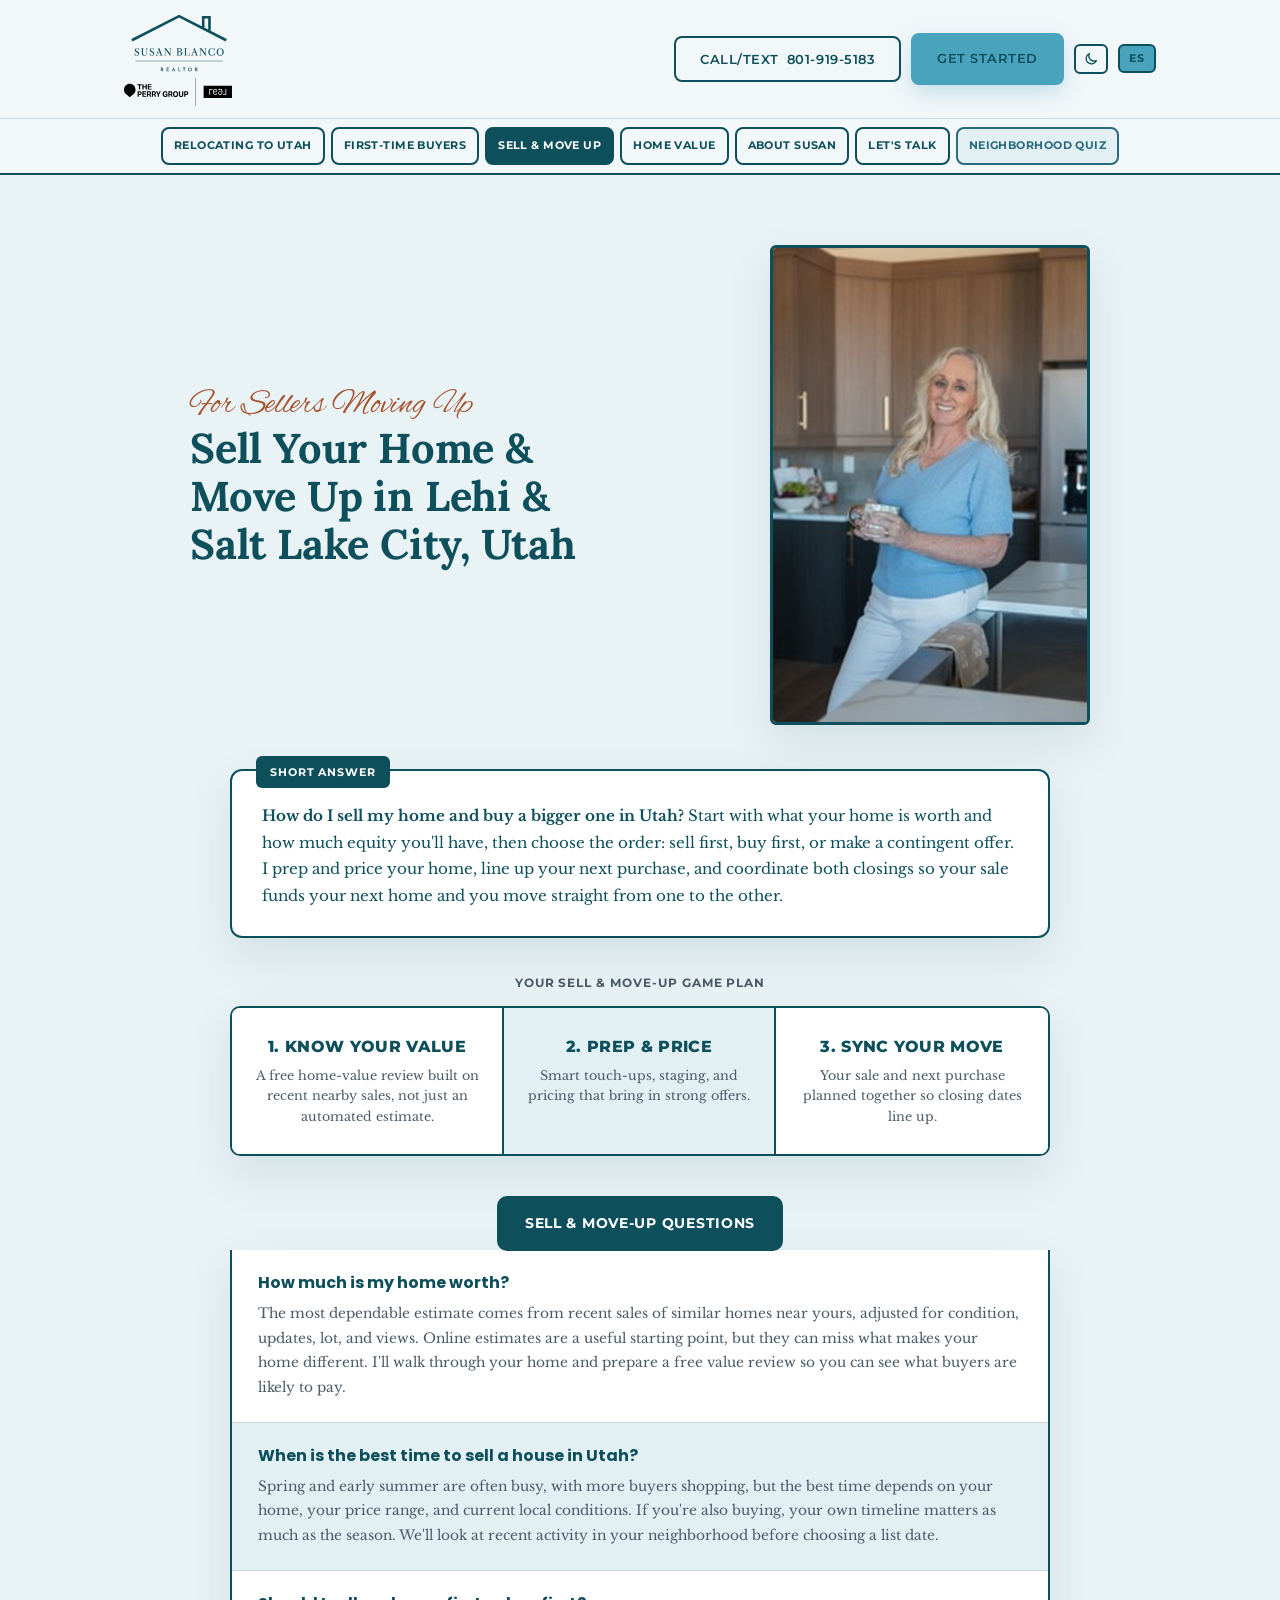
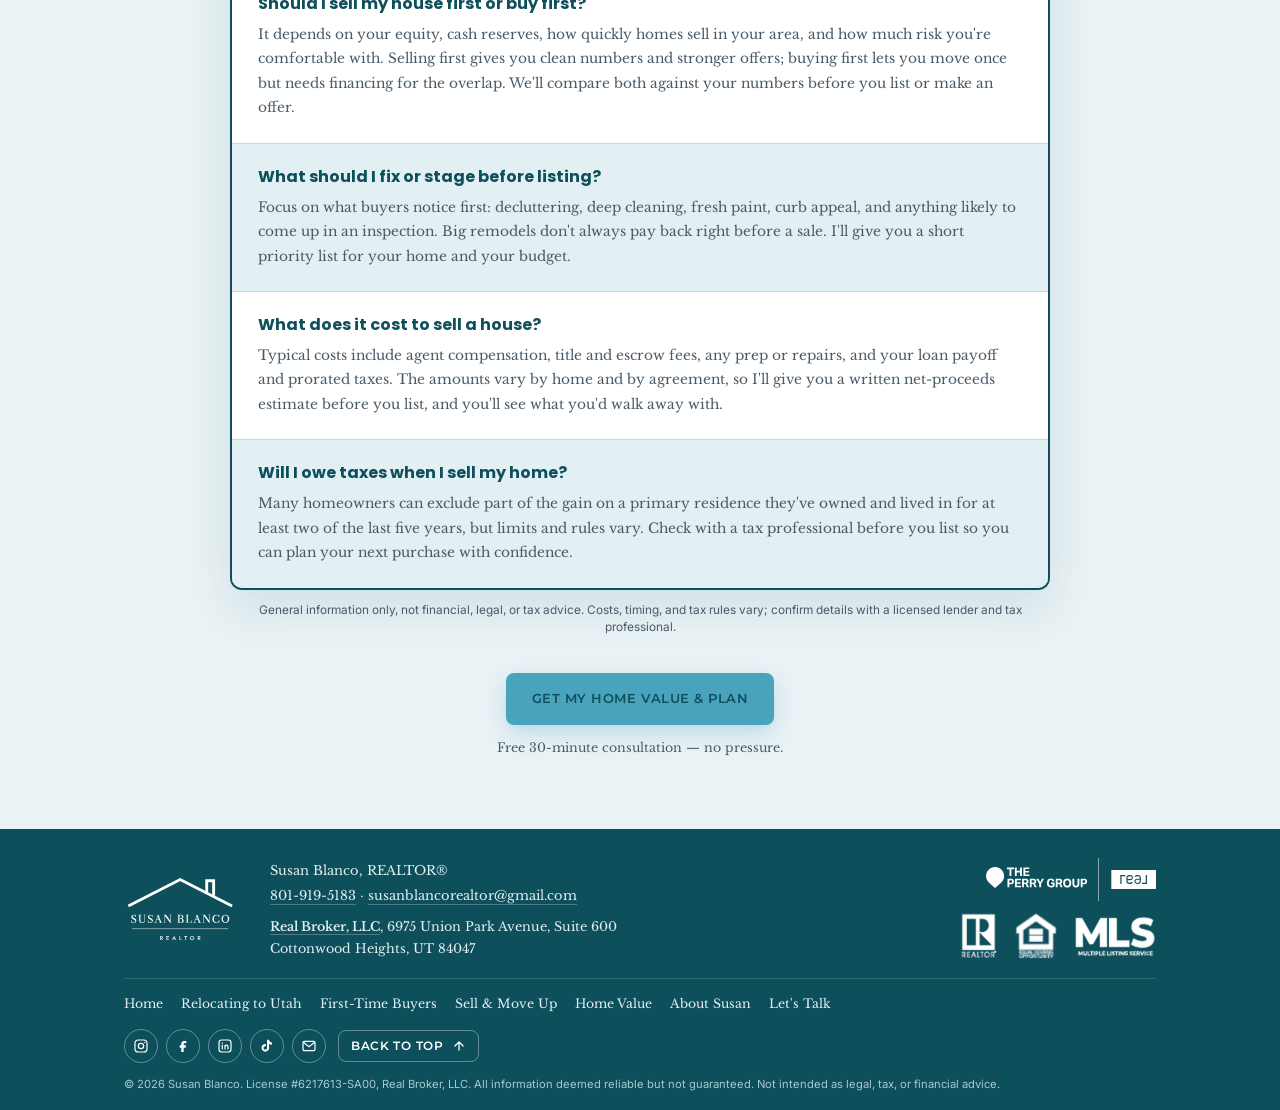
<file: sell-move-up.html>
<!doctype html>
<html lang="en">
<head>
<meta charset="utf-8">
<meta name="viewport" content="width=device-width, initial-scale=1, viewport-fit=cover">
<title>Sell Your Home &amp; Move Up in Utah | Susan Blanco</title>
<meta name="description" content="Sell your Utah home and buy your next one with one coordinated plan. Pricing, prep, timing, and costs explained by Susan Blanco, Realtor.">
<link rel="canonical" href="https://move.susanfindshomes.com/sell-move-up.html">
<meta property="og:type" content="website">
<meta property="og:url" content="https://move.susanfindshomes.com/sell-move-up.html">
<meta property="og:title" content="Sell Your Home &amp; Move Up in Utah | Susan Blanco">
<meta property="og:description" content="Sell your Utah home and buy your next one with one coordinated plan. Pricing, prep, timing, and costs explained by Susan Blanco, Realtor.">
<meta property="og:image" content="https://move.susanfindshomes.com/hero-1.jpg">
<meta name="twitter:card" content="summary_large_image">
<link rel="icon" type="image/svg+xml" href="favicon.svg">
<link rel="icon" type="image/png" sizes="32x32" href="favicon-32.png">
<link rel="apple-touch-icon" href="apple-touch-icon.png">
<script>try{var t=localStorage.getItem('sb-theme');if(t==='dark'||t==='light'){document.documentElement.setAttribute('data-theme',t);}}catch(e){}</script>
<link rel="preconnect" href="https://fonts.googleapis.com">
<link rel="preconnect" href="https://fonts.gstatic.com" crossorigin>
<link href="https://fonts.googleapis.com/css2?family=Poppins:wght@400;500;600;700;800&family=Montserrat:wght@500;600;700;800&family=Lora:ital,wght@0,400;0,500;0,600;0,700;1,400&family=Inter:wght@400;500&family=Alex+Brush&family=Libre+Baskerville:ital,wght@0,400;0,700;1,400&display=swap" rel="stylesheet">
<link rel="stylesheet" href="site.css">
<script type="application/ld+json">
{
  "@context": "https://schema.org",
  "@type": "FAQPage",
  "mainEntity": [
    {
      "@type": "Question",
      "name": "How much is my home worth?",
      "acceptedAnswer": {
        "@type": "Answer",
        "text": "The most dependable estimate comes from recent sales of similar homes near yours, adjusted for condition, updates, lot, and views. Online estimates are a useful starting point, but they can miss what makes your home different. I'll walk through your home and prepare a free value review so you can see what buyers are likely to pay."
      }
    },
    {
      "@type": "Question",
      "name": "When is the best time to sell a house in Utah?",
      "acceptedAnswer": {
        "@type": "Answer",
        "text": "Spring and early summer are often busy, with more buyers shopping, but the best time depends on your home, your price range, and current local conditions. If you're also buying, your own timeline matters as much as the season. We'll look at recent activity in your neighborhood before choosing a list date."
      }
    },
    {
      "@type": "Question",
      "name": "Should I sell my house first or buy first?",
      "acceptedAnswer": {
        "@type": "Answer",
        "text": "It depends on your equity, cash reserves, how quickly homes sell in your area, and how much risk you're comfortable with. Selling first gives you clean numbers and stronger offers; buying first lets you move once but needs financing for the overlap. We'll compare both against your numbers before you list or make an offer."
      }
    },
    {
      "@type": "Question",
      "name": "What should I fix or stage before listing?",
      "acceptedAnswer": {
        "@type": "Answer",
        "text": "Focus on what buyers notice first: decluttering, deep cleaning, fresh paint, curb appeal, and anything likely to come up in an inspection. Big remodels don't always pay back right before a sale. I'll give you a short priority list for your home and your budget."
      }
    },
    {
      "@type": "Question",
      "name": "What does it cost to sell a house?",
      "acceptedAnswer": {
        "@type": "Answer",
        "text": "Typical costs include agent compensation, title and escrow fees, any prep or repairs, and your loan payoff and prorated taxes. The amounts vary by home and by agreement, so I'll give you a written net-proceeds estimate before you list, and you'll see what you'd walk away with."
      }
    },
    {
      "@type": "Question",
      "name": "Will I owe taxes when I sell my home?",
      "acceptedAnswer": {
        "@type": "Answer",
        "text": "Many homeowners can exclude part of the gain on a primary residence they've owned and lived in for at least two of the last five years, but limits and rules vary. Check with a tax professional before you list so you can plan your next purchase with confidence."
      }
    }
  ]
}
</script>
</head>
<body data-page="sell-move-up" data-title-es="Vender y Cambiar de Casa | Susan Blanco">
<header>
  <div class="nav wrap">
    <a class="brand brand-logos" href="index.html" aria-label="Susan Blanco, Realtor. The Perry Group, Real Broker, LLC">
      <img class="hdr-logo hdr-light" src="logo-susan.svg" alt="Susan Blanco, Realtor" width="75" height="46">
      <img class="hdr-tpg hdr-light" src="logo-tpg.svg" alt="The Perry Group, Real Broker, LLC" width="84" height="21">
      <img class="hdr-logo hdr-dark" src="logo-susan-dark.svg" alt="" width="75" height="46">
      <img class="hdr-tpg hdr-dark" src="logo-tpg-dark.svg" alt="" width="84" height="21">
    </a>
    <div class="nav-cta">
      <div class="call-wrap">
        <button type="button" class="btn btn-ghost" id="call-btn" aria-haspopup="true" aria-expanded="false" aria-controls="call-menu"><span class="long">Call/Text</span> <span class="phone-num">801-919-5183</span></button>
        <div class="call-menu" id="call-menu" hidden>
          <a class="cm-call" href="tel:+18019195183" target="_blank" rel="noopener">Call 801-919-5183</a>
          <a class="cm-text" href="sms:+18019195183" target="_blank" rel="noopener">Text 801-919-5183</a>
          <button type="button" class="cm-copy" id="cm-copy">Copy number</button>
        </div>
      </div>
      <a class="btn btn-primary" href="contact.html">Get Started</a>
      <button type="button" class="theme-btn" id="theme-btn" aria-label="Switch to dark mode"><svg class="i-moon" viewBox="0 0 24 24" fill="none" stroke="currentColor" stroke-width="2" stroke-linecap="round" stroke-linejoin="round" aria-hidden="true"><path d="M20 14.5A8 8 0 0 1 9.5 4a8 8 0 1 0 10.5 10.5z"/></svg><svg class="i-sun" viewBox="0 0 24 24" fill="none" stroke="currentColor" stroke-width="2" stroke-linecap="round" aria-hidden="true"><circle cx="12" cy="12" r="4.5"/><path d="M12 2v2M12 20v2M4.9 4.9l1.4 1.4M17.7 17.7l1.4 1.4M2 12h2M20 12h2M4.9 19.1l1.4-1.4M17.7 6.3l1.4-1.4"/></svg></button>
      <button type="button" class="lang-btn" id="lang-btn" lang="es" aria-label="Ver en español">ES</button>
    </div>
  </div>
  <nav class="subnav" aria-label="Site pages">
    <div class="subnav-inner wrap">
      <a class="navbtn" href="relocating.html">Relocating to Utah</a>
      <a class="navbtn" href="first-time-buyers.html">First-Time Buyers</a>
      <a class="navbtn active" aria-current="page" href="sell-move-up.html">Sell &amp; Move Up</a>
      <a class="navbtn" href="home-value.html">Home Value</a>
      <a class="navbtn" href="about.html">About Susan</a>
      <a class="navbtn" href="contact.html">Let's Talk</a>
      <a class="navbtn navbtn-quiz" data-quiz href="quiz.html" target="_blank" rel="noopener">Neighborhood Quiz</a>
    </div>
  </nav>
</header>

<main>
<section id="sell-move-up" class="section buyer alt">
  <div class="wrap">
    <div class="intro photo-right"><div class="section-head">
      <span class="script script-eyebrow">For Sellers Moving Up</span>
      <h1>Sell Your Home &amp; Move Up in Lehi &amp; Salt Lake City, Utah</h1>
    </div>
<figure class="ph ph-rect"><img src="susan-cup-tall.jpg" alt="Susan Blanco holding a coffee mug in a Utah kitchen" width="426" height="640"></figure></div>
    <div class="buyer-body">
      <div class="answer">
        <span class="answer-tag">Short Answer</span>
        <p><strong>How do I sell my home and buy a bigger one in Utah?</strong> Start with what your home is worth and how much equity you'll have, then choose the order: sell first, buy first, or make a contingent offer. I prep and price your home, line up your next purchase, and coordinate both closings so your sale funds your next home and you move straight from one to the other.</p>
      </div>

      <p class="table-label">Your Sell &amp; Move-Up Game Plan</p>
      <div class="stat-table">
        <div class="stat-cell"><div class="cell-title">1. Know Your Value</div><p>A free home-value review built on recent nearby sales, not just an automated estimate.</p></div>
        <div class="stat-cell"><div class="cell-title">2. Prep &amp; Price</div><p>Smart touch-ups, staging, and pricing that bring in strong offers.</p></div>
        <div class="stat-cell"><div class="cell-title">3. Sync Your Move</div><p>Your sale and next purchase planned together so closing dates line up.</p></div>
      </div>

      <div class="faq-wrap">
        <div class="toc-wrap"><span class="toc-box">Sell &amp; Move-Up Questions</span></div>
        <div class="faq">
          <div class="qa"><h3>How much is my home worth?</h3><div class="faq-a"><p>The most dependable estimate comes from recent sales of similar homes near yours, adjusted for condition, updates, lot, and views. Online estimates are a useful starting point, but they can miss what makes your home different. I'll walk through your home and prepare a free value review so you can see what buyers are likely to pay.</p></div></div>
          <div class="qa"><h3>When is the best time to sell a house in Utah?</h3><div class="faq-a"><p>Spring and early summer are often busy, with more buyers shopping, but the best time depends on your home, your price range, and current local conditions. If you're also buying, your own timeline matters as much as the season. We'll look at recent activity in your neighborhood before choosing a list date.</p></div></div>
          <div class="qa"><h3>Should I sell my house first or buy first?</h3><div class="faq-a"><p>It depends on your equity, cash reserves, how quickly homes sell in your area, and how much risk you're comfortable with. Selling first gives you clean numbers and stronger offers; buying first lets you move once but needs financing for the overlap. We'll compare both against your numbers before you list or make an offer.</p></div></div>
          <div class="qa"><h3>What should I fix or stage before listing?</h3><div class="faq-a"><p>Focus on what buyers notice first: decluttering, deep cleaning, fresh paint, curb appeal, and anything likely to come up in an inspection. Big remodels don't always pay back right before a sale. I'll give you a short priority list for your home and your budget.</p></div></div>
          <div class="qa"><h3>What does it cost to sell a house?</h3><div class="faq-a"><p>Typical costs include agent compensation, title and escrow fees, any prep or repairs, and your loan payoff and prorated taxes. The amounts vary by home and by agreement, so I'll give you a written net-proceeds estimate before you list, and you'll see what you'd walk away with.</p></div></div>
          <div class="qa"><h3>Will I owe taxes when I sell my home?</h3><div class="faq-a"><p>Many homeowners can exclude part of the gain on a primary residence they've owned and lived in for at least two of the last five years, but limits and rules vary. Check with a tax professional before you list so you can plan your next purchase with confidence.</p></div></div>
        </div>
      </div>

      <p class="fine-print">General information only, not financial, legal, or tax advice. Costs, timing, and tax rules vary; confirm details with a licensed lender and tax professional.</p>

      <div class="cta-row">
        <a class="btn btn-primary" href="home-value.html">Get My Home Value &amp; Plan</a>
        <p>Free 30-minute consultation &mdash; no pressure.</p>
      </div>
    </div>
  </div>
</section>
</main>

<footer>
  <div class="wrap">
    <div class="fa">
      <img class="footer-logo" src="logo-susan-footer.svg" alt="Susan Blanco, Realtor" width="170" height="105">
      <div>
        <p class="contact-line">Susan Blanco, REALTOR&reg;</p>
        <p class="contact-line"><a class="contact-link" href="tel:+18019195183">801-919-5183</a> &middot; <a class="contact-link" href="mailto:susanblancorealtor@gmail.com">susanblancorealtor@gmail.com</a></p>
        <address><a href="https://www.utahrealestate.com/roster/office.listings.report/id/71477" target="_blank" rel="noopener">Real Broker, LLC</a>, 6975 Union Park Avenue, Suite 600<br>Cottonwood Heights, UT 84047</address>
      </div>
      <div class="fa-right">
        <svg xmlns="http://www.w3.org/2000/svg" class="broker-logo" role="img" aria-label="The Perry Group and Real Broker, LLC" viewBox="0 0 1667 426" fill="none"> <g clip-path="url(#clip0_354_131)"> <path d="M230.284 109.225H204.842V93.235H274.287V109.225H248.727V176.569H230.284V109.225Z" fill="#ffffff"/> <path d="M333.809 141.788H301.363V176.567H283.038V93.2338H301.363V125.33H333.809V93.2338H352.25V176.567H333.809V141.788Z" fill="#ffffff"/> <path d="M366.72 93.235H424.495V108.058H384.811V126.616H422.159V141.439H384.811V161.747H426.828L424.961 176.57H366.72V93.235Z" fill="#ffffff"/> <path d="M210.56 203.465H240.557C248.57 203.465 254.95 204.573 259.698 206.791C264.443 209.007 267.868 212.12 269.969 216.127C272.069 220.135 273.12 224.862 273.12 230.309C273.12 235.91 272.05 240.795 269.91 244.956C267.769 249.119 264.326 252.348 259.581 254.644C254.833 256.94 248.531 258.087 240.674 258.087H228.302V286.798H210.56V203.465ZM255.963 230.542C255.963 226.264 254.872 223.131 252.694 221.147C250.514 219.163 246.468 218.171 240.557 218.171H228.302V243.379H240.674C246.664 243.379 250.71 242.272 252.81 240.054C254.911 237.837 255.963 234.667 255.963 230.542Z" fill="#ffffff"/> <path d="M283.971 203.465H341.744V218.287H302.062V236.846H339.41V251.669H302.062V271.977H344.077L342.211 286.8H283.971V203.465Z" fill="#ffffff"/> <path d="M353.766 203.465H385.162C393.021 203.465 399.303 204.555 404.011 206.733C408.719 208.913 412.123 211.926 414.224 215.779C416.325 219.631 417.376 224.008 417.376 228.91C417.376 234.202 416.286 238.791 414.107 242.682C411.927 246.572 408.581 249.683 404.07 252.018L421.46 286.798H402.202L387.613 255.986C386.989 255.986 386.367 256.007 385.746 256.044C385.123 256.084 384.501 256.103 383.88 256.103H371.273V286.798H353.766V203.465ZM399.635 229.491C399.635 225.601 398.506 222.663 396.251 220.679C393.993 218.696 389.907 217.702 383.996 217.702H371.273V241.98H384.697C390.453 241.98 394.384 240.912 396.485 238.769C398.585 236.631 399.636 233.538 399.636 229.491H399.635Z" fill="#ffffff"/> <path d="M429.747 203.465H461.143C469.001 203.465 475.283 204.555 479.992 206.733C484.698 208.913 488.103 211.926 490.204 215.779C492.305 219.631 493.356 224.008 493.356 228.91C493.356 234.202 492.265 238.791 490.088 242.682C487.908 246.572 484.561 249.683 480.05 252.018L497.441 286.798H478.181L463.592 255.986C462.97 255.986 462.347 256.007 461.726 256.044C461.102 256.084 460.48 256.103 459.859 256.103H447.254V286.798H429.747V203.465ZM475.615 229.491C475.615 225.601 474.486 222.663 472.23 220.679C469.973 218.696 465.888 217.702 459.975 217.702H447.254V241.98H460.676C466.432 241.98 470.364 240.912 472.465 238.769C474.565 236.631 475.616 233.538 475.616 229.491H475.615Z" fill="#ffffff"/> <path d="M521.833 253.652L493.705 203.465H513.664L531.171 238.829L549.028 203.465H568.286L540.392 253.652V286.798H521.834V253.652H521.833Z" fill="#ffffff"/> <path d="M596.763 245.364C596.763 236.493 598.298 228.772 601.373 222.196C604.445 215.622 608.938 210.506 614.853 206.849C620.767 203.192 627.925 201.364 636.33 201.364C646.21 201.364 653.991 203.68 659.673 208.308C665.351 212.938 668.932 219.26 670.409 227.273L652.203 229.257C651.19 225.368 649.518 222.332 647.184 220.153C644.849 217.975 641.192 216.884 636.213 216.884C631.311 216.884 627.361 218.091 624.365 220.502C621.368 222.914 619.191 226.221 617.83 230.423C616.468 234.623 615.788 239.488 615.788 245.012C615.788 254.116 617.577 261.119 621.157 266.021C624.735 270.921 630.416 273.374 638.197 273.374C644.654 273.374 650.103 272.012 654.539 269.289V255.633H638.314V241.044H671.694V277.459C667.259 281.193 662.007 284.035 655.939 285.979C649.869 287.923 643.722 288.897 637.497 288.897C624.502 288.897 614.464 285.103 607.385 277.517C600.304 269.931 596.765 259.214 596.765 245.362L596.763 245.364Z" fill="#ffffff"/> <path d="M684.179 203.465H715.575C723.434 203.465 729.715 204.555 734.424 206.733C739.132 208.913 742.536 211.926 744.637 215.779C746.737 219.631 747.788 224.008 747.788 228.91C747.788 234.202 746.697 238.791 744.52 242.682C742.34 246.572 738.994 249.683 734.482 252.018L751.873 286.798H732.615L718.026 255.986C717.402 255.986 716.78 256.007 716.159 256.044C715.536 256.084 714.914 256.103 714.291 256.103H701.686V286.798H684.179V203.465ZM730.047 229.491C730.047 225.601 728.919 222.663 726.663 220.679C724.406 218.696 720.32 217.702 714.409 217.702H701.686V241.98H715.109C720.866 241.98 724.797 240.912 726.897 238.769C728.998 236.631 730.049 233.538 730.049 229.491H730.047Z" fill="#ffffff"/> <path d="M756.193 245.364C756.193 236.026 757.844 228.072 761.152 221.496C764.459 214.922 769.147 209.923 775.217 206.499C781.286 203.076 788.406 201.364 796.576 201.364C804.746 201.364 811.825 203.056 817.818 206.441C823.808 209.824 828.419 214.747 831.648 221.205C834.876 227.665 836.492 235.523 836.492 244.781C836.492 254.118 834.857 262.076 831.59 268.649C828.321 275.225 823.691 280.244 817.701 283.705C811.708 287.167 804.55 288.899 796.224 288.899C788.054 288.899 780.974 287.207 774.983 283.822C768.99 280.437 764.363 275.517 761.094 269.058C757.826 262.601 756.193 254.702 756.193 245.364ZM775.334 245.131C775.334 253.847 777.085 260.674 780.586 265.615C784.087 270.557 789.34 273.026 796.342 273.026C803.266 273.026 808.499 270.557 812.039 265.615C815.578 260.674 817.35 253.847 817.35 245.131C817.35 236.416 815.579 229.59 812.039 224.648C808.499 219.707 803.265 217.237 796.342 217.237C789.34 217.237 784.087 219.707 780.586 224.648C777.085 229.59 775.334 236.418 775.334 245.131Z" fill="#ffffff"/> <path d="M847.462 252.601V203.465H865.902V253.418C865.902 260.033 867.128 264.955 869.579 268.182C872.031 271.413 876.017 273.026 881.543 273.026C887.222 273.026 891.23 271.413 893.565 268.182C895.899 264.956 897.066 260.033 897.066 253.418V203.465H915.507V252.833C915.507 265.051 912.57 274.115 906.695 280.029C900.82 285.944 892.357 288.899 881.31 288.899C870.262 288.899 861.858 285.962 856.101 280.087C850.342 274.214 847.464 265.051 847.464 252.601H847.462Z" fill="#ffffff"/> <path d="M929.161 203.465H959.157C967.171 203.465 973.551 204.573 978.299 206.791C983.043 209.007 986.469 212.12 988.57 216.127C990.671 220.135 991.721 224.862 991.721 230.309C991.721 235.91 990.651 240.795 988.511 244.956C986.37 249.119 982.926 252.348 978.181 254.644C973.435 256.94 967.131 258.087 959.273 258.087H946.903V286.798H929.161V203.465ZM974.563 230.542C974.563 226.264 973.472 223.131 971.295 221.147C969.115 219.163 965.069 218.171 959.157 218.171H946.903V243.379H959.273C965.265 243.379 969.311 242.272 971.412 240.054C973.512 237.837 974.563 234.667 974.563 230.542Z" fill="#ffffff"/> <path d="M177.559 177.068C177.559 128.153 137.907 88.5003 88.991 88.5003C40.075 88.5003 0.420898 128.153 0.420898 177.068C0.420898 203.201 11.8096 226.619 29.8133 242.828C29.777 242.881 29.7549 242.94 29.7225 242.989L88.9794 293.632L147.823 243.341C147.794 243.3 147.768 243.258 147.74 243.221C165.991 226.995 177.559 203.411 177.559 177.068Z" fill="#ffffff"/> <path d="M1106.7 425.857V0.857483H1101.61V425.857H1106.7Z" fill="#ffffff"/> <path d="M1470.18 217.953C1466.88 220.399 1465.19 224.135 1465.19 228.964C1465.19 233.793 1466.84 237.186 1470.1 239.516C1473.39 241.875 1478.38 243.07 1484.95 243.07C1493.57 243.07 1499.67 241.216 1503.6 237.401C1505.63 235.455 1506.97 232.227 1506.97 222.804V214.227H1484.84C1478.42 214.227 1473.49 215.515 1470.18 217.953H1470.18ZM1228.74 116.58V304.313H1666.83V116.58H1228.74ZM1366.79 166.368V178.365L1366.09 178.357L1329.38 178.117L1329.41 254.721H1317.24V166.368H1366.79ZM1393.37 238.498C1396.67 241.507 1401.71 242.97 1408.77 242.97C1418.06 242.97 1424.77 239.904 1429.27 233.598L1429.8 232.856L1430.46 233.487L1438.55 241.203L1438.11 241.77C1434.25 246.721 1430 250.088 1425.11 252.071C1420.4 253.932 1415.4 254.724 1408.38 254.724C1396.77 254.724 1389.03 252.487 1384 247.689C1379.2 243.114 1376.99 236.251 1376.99 226.093V192.303C1376.99 185.753 1378.65 180.954 1382.41 176.753C1387.25 171.342 1395.44 167.423 1402.79 167.001C1404.36 166.868 1406.03 166.8 1407.76 166.8C1409.9 166.8 1411.72 166.857 1413.33 166.983C1423.03 167.381 1429.83 169.902 1434.74 174.92C1439.02 179.309 1440.84 184.451 1440.84 192.145C1440.84 200.434 1438.48 206.287 1433.43 210.606C1428.24 215.037 1421.35 217.061 1411.75 217.061H1388.6V225.053C1388.6 231.176 1390.15 235.576 1393.37 238.498ZM1518.58 228.591C1518.58 235.145 1516.92 239.939 1513.16 244.141C1508.32 249.551 1500.13 253.474 1492.77 253.897C1491.21 254.025 1489.53 254.094 1487.8 254.094C1485.67 254.094 1483.85 254.033 1482.24 253.907C1472.54 253.509 1465.73 250.985 1460.83 245.961C1456.55 241.573 1454.73 236.421 1454.73 228.729C1454.73 220.436 1457.08 214.563 1462.14 210.243C1467.33 205.812 1474.22 203.746 1483.82 203.746H1506.97V195.843C1506.97 189.72 1505.42 185.32 1502.2 182.394C1498.89 179.385 1493.86 177.922 1486.79 177.922C1477.5 177.922 1470.8 180.988 1466.3 187.295L1465.77 188.036L1465.1 187.405L1457.53 180.184L1457.01 179.689L1457.45 179.122C1461.31 174.171 1465.56 170.804 1470.45 168.821C1475.16 166.96 1480.16 166.168 1487.18 166.168C1498.79 166.168 1506.53 168.405 1511.57 173.203C1516.36 177.779 1518.57 184.641 1518.57 194.799V228.589L1518.58 228.591ZM1578.33 254.721H1528.77V242.531L1529.48 242.535L1566.19 242.775L1566.15 166.369H1578.33V254.723L1578.33 254.721ZM1425.38 202.897C1428.69 200.451 1430.37 196.761 1430.37 191.932C1430.37 187.103 1428.72 183.71 1425.47 181.38C1422.18 179.021 1417.18 177.827 1410.62 177.827C1401.99 177.827 1395.89 179.677 1391.96 183.495C1389.94 185.439 1388.6 188.669 1388.6 198.092V206.578H1410.73C1417.14 206.578 1422.07 205.337 1425.38 202.897Z" fill="#ffffff"/> </g> <defs> <clipPath id="clip0_354_131"> <rect width="1666.41" height="425" fill="#0e4f5c" transform="translate(0.422852 0.857544)"/> </clipPath> </defs> </svg>
        <div class="compliance" aria-label="REALTOR, Equal Housing Opportunity, and MLS logos">
          <img class="clogo" src="realtor-logo.png" alt="REALTOR&reg;" width="76" height="91">
          <img class="clogo" src="equal-housing-logo.png" alt="Equal Housing Opportunity" width="89" height="95">
          <img class="clogo clogo-mls" src="mls-logo.png" alt="MLS, Multiple Listing Service" width="163" height="81">
        </div>
      </div>
    </div>
    <div class="fa-bot">
      <nav class="fa-links" aria-label="Footer">
        <a href="index.html">Home</a><a href="relocating.html">Relocating to Utah</a><a href="first-time-buyers.html">First-Time Buyers</a><a href="sell-move-up.html">Sell &amp; Move Up</a><a href="home-value.html">Home Value</a><a href="about.html">About Susan</a><a href="contact.html">Let's Talk</a>
      </nav>
      <div class="fa-actions">
        <div class="socials">
        <a href="https://www.instagram.com/susanblancorealtor/" target="_blank" rel="noopener" aria-label="Susan Blanco on Instagram"><svg viewBox="0 0 24 24" fill="none" stroke="currentColor" stroke-width="1.8" aria-hidden="true"><rect x="3" y="3" width="18" height="18" rx="5"/><circle cx="12" cy="12" r="4"/><circle cx="17.5" cy="6.5" r="1" fill="currentColor" stroke="none"/></svg></a>
        <a href="https://www.facebook.com/susansblanco" target="_blank" rel="noopener" aria-label="Susan Blanco on Facebook"><svg viewBox="0 0 24 24" fill="currentColor" aria-hidden="true"><path d="M14.2 8H17V4.5h-3c-2.9 0-4.6 1.8-4.6 4.7V11H7v3.5h2.4V21H13v-6.5h3l.5-3.5H13V9.3c0-.8.4-1.3 1.2-1.3z"/></svg></a>
        <a href="https://www.linkedin.com/in/susanblancorealtor/" target="_blank" rel="noopener" aria-label="Susan Blanco on LinkedIn"><svg viewBox="0 0 24 24" fill="none" stroke="currentColor" stroke-width="1.8" stroke-linecap="round" aria-hidden="true"><rect x="3" y="3" width="18" height="18" rx="4"/><path d="M8 11v5.5"/><circle cx="8" cy="7.8" r="1.1" fill="currentColor" stroke="none"/><path d="M12 16.5v-5.5M12 13.4c0-1.7 1-2.6 2.3-2.6s2.2.9 2.2 2.6v3.1"/></svg></a>
        <a href="https://www.tiktok.com/@susanblancorealtor" target="_blank" rel="noopener" aria-label="Susan Blanco on TikTok"><svg viewBox="0 0 24 24" fill="currentColor" aria-hidden="true"><path d="M16.6 5.8c-.9-1-1.4-2.2-1.4-3.3h-3.1v12.4c0 1.4-1.2 2.6-2.6 2.6s-2.6-1.2-2.6-2.6 1.2-2.6 2.6-2.6c.3 0 .5 0 .8.1V9.2c-.3 0-.5-.1-.8-.1-3.1 0-5.7 2.6-5.7 5.7s2.6 5.7 5.7 5.7 5.7-2.6 5.7-5.7V8.6c1.2.9 2.7 1.4 4.2 1.4V6.9c-1.1 0-2.1-.4-2.8-1.1z"/></svg></a>
        <a href="mailto:susanblancorealtor@gmail.com" aria-label="Email Susan Blanco"><svg viewBox="0 0 24 24" fill="none" stroke="currentColor" stroke-width="1.8" aria-hidden="true"><rect x="3" y="5" width="18" height="14" rx="2"/><path d="M3.5 6.5l8.5 6.5 8.5-6.5"/></svg></a>
      </div>
        <button type="button" class="top-btn" id="top-btn"><span class="top-label">Back to Top</span> <svg viewBox="0 0 24 24" width="14" height="14" fill="none" stroke="currentColor" stroke-width="2.2" stroke-linecap="round" stroke-linejoin="round" aria-hidden="true"><path d="M12 19V5M5 12l7-7 7 7"/></svg></button>
      </div>
    </div>
    <div class="legal">
      &copy; <span id="year"></span> Susan Blanco. License #6217613-SA00, Real Broker, LLC. All information deemed reliable but not guaranteed. Not intended as legal, tax, or financial advice.
    </div>
  </div>
</footer>

<script src="site.js"></script>
</body>
</html>
</file>
<file: site.css>
:root{color-scheme:light;box-sizing:border-box;padding-top:env(safe-area-inset-top,0px);padding-bottom:env(safe-area-inset-bottom,0px)}html{scroll-padding-top:env(safe-area-inset-top,0px)}body{margin:0;padding:0;font:14px -apple-system,BlinkMacSystemFont,sans-serif;background:#fff;color:#000}img{max-width:100%}[hidden]:not([hidden=until-found i]){display:none!important}  /* ---------- HERO: photos behind the headline ---------- */
  .hero.hero-over{position:relative; padding:0; background:#0b2a31; min-height:clamp(500px, 74vh, 700px); display:flex; align-items:center; justify-content:center; overflow:hidden; border-bottom:0;}
  .hero.hero-over .hero-slider{position:absolute; inset:0; height:auto; z-index:auto;}
  .hero.hero-over .hs-arrow, .hero.hero-over .hs-dots{z-index:3;}
  .hero.hero-over .hero-slider::after{content:""; position:absolute; inset:0; z-index:1; pointer-events:none;
    background:linear-gradient(180deg, rgba(6,26,31,.50) 0%, rgba(6,26,31,.42) 45%, rgba(6,26,31,.62) 100%);}
  .hero.hero-over .hero-inner{position:relative; z-index:2; padding:56px 24px 84px; margin:0 auto;}
  .hero.hero-over h1{color:#ffffff; text-shadow:0 2px 14px rgba(0,0,0,.35);}
  .hero.hero-over .script-eyebrow{color:#f4cfae; text-shadow:0 2px 10px rgba(0,0,0,.35);}
  .hero.hero-over p.lead{color:rgba(255,255,255,.94); text-shadow:0 1px 8px rgba(0,0,0,.35);}
  .hero.hero-over .btn-ghost{color:#ffffff; border-color:#ffffff; background:rgba(255,255,255,.06);}
  .hero.hero-over .btn-ghost:hover{background:#ffffff; color:#0e4f5c;}
  .hero.hero-over .btn-gold{background:rgba(255,255,255,.94); color:#0e4f5c; border-color:#ffffff;}
  .hero.hero-over .btn-gold:hover{background:#0e4f5c; color:#ffffff; border-color:#0e4f5c;}
  @media (max-width:520px){ .hero.hero-over{min-height:560px;} .hero.hero-over .hero-inner{padding:44px 20px 72px;} .hero.hero-over .hs-arrow{top:auto; bottom:6px; transform:none;} }


  :root{
    /* Brand palette (Canva): #3e2f23 #e4dfd8 #af895d #a59484 #5d7a88 #7a8ba9 #bb9c22 #737373 #573925 #a9c7d1 #d5dde4 */
    --cream:#f2f7f9;
    --cream-2:#e9f2f5;
    --card-blue:#e2eff3;
    --blue-gray:#a9c7d1;
    --slate:#2a6a7c;
    --ink:#0e4f5c;
    --ink-soft:#4a5b68;
    --gold:#4aa3bd;
    --tan:#a3542e;
    --gold-dark:#a3542e;
    --line:#c9d8de;
    --black-box:#0e4f5c;
    --white:#ffffff;
    --surface:#ffffff;
    --border:#0e4f5c;
    --hdr-bg:rgba(242,247,249,0.96);
    --muted:#737373;
    --ok:#3d6b3f;
    --err:#a13b2a;
    --btn-ink:#0e4f5c;
    --shadow: 0 18px 46px rgba(14,79,92,0.10);
    --f-title:'Lora',Georgia,serif;
    --f-heading:'Poppins',sans-serif;
    --f-section:'Montserrat',sans-serif;
    --f-script:'Alex Brush',cursive;
    --f-body:'Libre Baskerville',Baskerville,Georgia,serif;
    --f-caption:'Inter',sans-serif;
  }
  *{box-sizing:border-box;}
  html{scroll-behavior:smooth;}
  body{
    margin:0;
    background:var(--cream);
    color:var(--ink);
    font-family:var(--f-body); font-size-adjust:0.49;
    font-weight:400;
    line-height:1.65;
    -webkit-font-smoothing:antialiased;
  }
  img,svg{max-width:100%;display:block;}
  a{color:inherit;}
  section[id]{scroll-margin-top:176px;}
  .wrap{max-width:1080px;margin:0 auto;padding:0 24px;}
  h1,h2,h3{
    font-family:var(--f-section); font-size-adjust:none;
    font-weight:800;
    text-transform:uppercase;
    letter-spacing:.01em;
    margin:0 0 .3em;
    color:var(--ink);
    line-height:1.12;
  }
  .script{
    font-family:var(--f-script); font-size-adjust:none;
    font-weight:400;
    color:var(--gold-dark);
    line-height:1;
    display:inline-block;
  }
  .script-eyebrow{font-size:2.1rem; margin-bottom:2px;}

  /* ---------- HEADER ---------- */
  header{
    position:sticky; top:0; z-index:50;
    background:var(--hdr-bg);
    backdrop-filter:blur(6px);
    border-bottom:2px solid var(--border);
  }
  .nav{
    display:flex; align-items:center; justify-content:space-between; gap:12px;
    padding:12px 24px;
  }
  .brand{display:flex; align-items:center; gap:12px;}
  .brand-text{line-height:1.15;}
  .brand-text .name{font-family:var(--f-heading); font-size-adjust:none;font-size:1.05rem;font-weight:800; text-transform:uppercase; letter-spacing:.01em;}
  .brand-text .tag{font-size:.64rem;letter-spacing:.13em;text-transform:uppercase;color:var(--ink-soft); font-weight:500; font-family:var(--f-section); font-size-adjust:none;}
  .nav-cta{display:flex; gap:10px; align-items:center;}
  .nav-cta .btn{white-space:nowrap;}
  .subnav{border-top:1px solid var(--line);}
  .subnav-inner{
    display:flex; gap:8px; padding:8px 24px; position:relative;
    overflow-x:auto; scrollbar-width:none; -webkit-overflow-scrolling:touch;
  }
  .subnav-inner::-webkit-scrollbar{display:none;}
  .navbtn{
    flex-shrink:0; white-space:nowrap;
    font-family:var(--f-section); font-size-adjust:none; font-weight:700; font-size:.72rem;
    text-transform:uppercase; letter-spacing:.06em; text-decoration:none;
    padding:9px 16px; border:2px solid var(--border); border-radius:8px;
    color:var(--ink); background:transparent;
    transition:background .15s ease, color .15s ease;
  }
  .navbtn:hover{background:var(--ink); color:var(--cream);}
  .navbtn.active{background:var(--black-box); color:var(--white);}
  .navbtn-quiz{background:var(--card-blue); color:var(--slate); border-color:var(--slate);}
  .navbtn-quiz:hover{background:var(--ink); color:var(--cream);}
  .btn-gold{background:var(--card-blue); color:var(--slate); border-color:var(--slate);}
  .btn-gold:hover{background:var(--ink); color:var(--cream);}
  .navbtn:focus-visible, .btn:focus-visible, .faq summary:focus-visible{outline:2px solid var(--gold); outline-offset:2px;}
  .btn{
    display:inline-flex; align-items:center; justify-content:center; gap:8px;
    font-family:var(--f-section); font-size-adjust:none; font-weight:600; font-size:.82rem;
    text-transform:uppercase; letter-spacing:.04em;
    padding:13px 24px; border-radius:8px;
    text-decoration:none; cursor:pointer;
    border:2px solid var(--border);
    transition:transform .15s ease, box-shadow .15s ease, background .15s ease, color .15s ease;
  }
  .btn:hover{transform:translateY(-1px);}
  .btn-primary{background:var(--gold); color:var(--btn-ink); border-color:var(--gold); box-shadow:0 8px 20px rgba(74,163,189,.28);}
  .btn-primary:hover{background:var(--black-box); border-color:var(--black-box); color:var(--white);}
  .btn-ghost{background:transparent; color:var(--ink); border-color:var(--ink);}
  .btn-ghost:hover{background:var(--ink); color:var(--cream);}
  .btn-block{width:100%;}
  .long{display:inline;}

  /* ---------- HERO (neutral) ---------- */
  .hero{background:var(--cream); padding:64px 0 0; border-bottom:1px solid var(--line);}
  .hero-inner{max-width:720px; margin:0 auto; text-align:center; padding:10px 24px 68px;}
  .hero h1{font-size:clamp(2rem, 5vw, 3.3rem); text-wrap:balance;}
  .hero p.lead{font-size:1.05rem; color:var(--ink-soft); max-width:560px; margin:16px auto 28px; font-weight:400;}
  .hero-btns{display:flex; gap:14px; justify-content:center; flex-wrap:wrap;}
  .hero-photo{line-height:0;}
  .hero-photo img{display:block; width:100%; height:clamp(190px, 30vw, 400px); object-fit:cover; object-position:50% 60%;}
  .hero-slider{position:relative; overflow:hidden; height:clamp(200px, 38vw, 500px);}
  .hero-slider .hs-slide{position:absolute; inset:0; height:100%; object-position:50% 50%; opacity:0; transition:opacity 1s ease;}
  .hero-slider .hs-slide.is-active{opacity:1;}
  .hs-arrow{position:absolute; top:50%; transform:translateY(-50%); width:42px; height:42px; border:0; border-radius:50%; background:rgba(255,255,255,.75); color:#0e4f5c; font-size:28px; line-height:1; cursor:pointer; display:flex; align-items:center; justify-content:center; z-index:2;}
  .hs-arrow:hover,.hs-arrow:focus-visible{background:#fff;}
  .hs-prev{left:14px;} .hs-next{right:14px;}
  .hs-dots{position:absolute; left:0; right:0; bottom:12px; display:flex; justify-content:center; gap:8px; z-index:2; line-height:1;}
  .hs-dots button{width:10px; height:10px; padding:0; border:0; border-radius:50%; background:rgba(255,255,255,.55); cursor:pointer;}
  .hs-dots button[aria-current="true"]{background:#fff;}
  @media (max-width:520px){ .hs-arrow{width:34px; height:34px; font-size:22px;} }
  @media (prefers-reduced-motion: reduce){ .hero-slider .hs-slide{transition:none;} }

  /* ---------- SECTION HEADINGS ---------- */
  .section{padding:70px 0;}
  .section-head{text-align:center; max-width:640px; margin:0 auto 40px;}
  .section-head h2{font-size:clamp(1.6rem,3.4vw,2.2rem); text-wrap:balance;}
  .section-head p{color:var(--ink-soft); font-size:.98rem; margin-top:8px; font-weight:400;}

  /* ---------- WHY UTAH (checklist box) ---------- */
  .why{background:var(--cream-2);}
  .toc-box{
    background:var(--black-box); color:var(--white);
    border-radius:10px; padding:16px 28px; display:inline-block;
    font-weight:700; text-transform:uppercase; letter-spacing:.05em; font-size:.9rem; font-family:var(--f-section); font-size-adjust:none;}
  .toc-wrap{text-align:center;}
  .why-list{
    border:2px solid var(--border); border-top:none; border-radius:0 0 12px 12px; overflow:hidden;
    box-shadow:var(--shadow); margin-top:-1px;
  }
  .why-item{
    display:flex; gap:20px; align-items:flex-start;
    padding:28px 32px; background:var(--surface);
    border-bottom:1px solid var(--line);
  }
  .why-item:last-child{border-bottom:none;}
  .why-item:nth-child(even){background:var(--card-blue);}
  .check-badge{
    flex-shrink:0; width:34px;height:34px; border-radius:7px;
    background:var(--black-box); color:var(--white);
    display:flex; align-items:center; justify-content:center;
    font-size:1.1rem; font-weight:900;
  }
  .why-item h3{font-size:1.05rem; margin-bottom:4px; letter-spacing:.02em;}
  .why-item p{margin:0; font-size:.92rem; color:var(--ink-soft); font-weight:400;}

  /* ---------- BUYER SECTIONS (first-time / sell &amp; move up) ---------- */
  .buyer{background:var(--cream);}
  .buyer.alt{background:var(--cream-2);}
  .buyer-body{max-width:820px; margin:0 auto;}
  .answer{
    position:relative; background:var(--surface);
    border:2px solid var(--border); border-radius:12px;
    padding:32px 30px 26px; margin:14px 0 36px; box-shadow:var(--shadow);
  }
  .answer-tag{
    position:absolute; top:-15px; left:24px;
    background:var(--black-box); color:var(--white);
    font-size:.7rem; font-weight:700; letter-spacing:.08em; text-transform:uppercase;
    padding:7px 14px; border-radius:6px; font-family:var(--f-section); font-size-adjust:none;}
  .answer p{margin:0; font-size:1.02rem; color:var(--ink); font-weight:400;}
  .answer strong{font-weight:700;}
  .table-label{
    text-align:center; font-size:.74rem; font-weight:700; text-transform:uppercase;
    letter-spacing:.08em; color:var(--ink-soft); margin:0 0 12px; font-family:var(--f-section); font-size-adjust:none;}
  .fine-print{font-size:.74rem; color:var(--ink-soft); margin:12px 0 0; text-align:center; font-weight:400; line-height:1.5;}
  .faq-wrap{margin-top:40px;}
  .faq{
    border:2px solid var(--border); border-top:none; border-radius:0 0 12px 12px;
    overflow:hidden; box-shadow:var(--shadow); margin-top:-1px;
  }
  .faq details{background:var(--surface); border-bottom:1px solid var(--line);}
  .faq details:nth-child(even){background:var(--card-blue);}
  .faq details:last-child{border-bottom:none;}
  .faq summary{
    list-style:none; cursor:pointer;
    display:flex; align-items:center; justify-content:space-between; gap:16px;
    padding:20px 26px;
  }
  .faq summary::-webkit-details-marker{display:none;}
  .faq summary h3{margin:0; font-size:.98rem; text-transform:none; letter-spacing:0; font-weight:700; line-height:1.35;}
  .faq summary::after{content:"+"; font-weight:800; font-size:1.4rem; line-height:1; flex-shrink:0;}
  .faq details[open] summary::after{content:"\2013";}
  .faq-a{padding:0 26px 22px;}
  .faq-a p{margin:0; font-size:.93rem; color:var(--ink-soft); font-weight:400;}
  .cta-row{text-align:center; margin-top:36px;}
  .cta-row p{margin:12px 0 0; font-size:.85rem; color:var(--ink-soft); font-weight:400;}

  /* ---------- LOCATION STATS / TABLES ---------- */
  .location{background:var(--cream);}
  .stat-table{
    display:grid; grid-template-columns:repeat(3,1fr);
    border:2.5px solid var(--border); border-radius:10px; overflow:hidden;
    max-width:820px; margin:0 auto;
    box-shadow:var(--shadow);
  }
  .stat-cell{
    padding:26px 18px; text-align:center;
    border-right:2px solid var(--border); background:var(--surface);
  }
  .stat-cell:last-child{border-right:none;}
  .stat-cell:nth-child(2){background:var(--card-blue);}
  .stat-cell .num{font-family:var(--f-heading); font-size-adjust:none; font-weight:800; font-size:2rem; color:var(--ink); font-variant-numeric:tabular-nums;}
  .stat-cell .label{font-size:.72rem; text-transform:uppercase; letter-spacing:.08em; color:var(--ink-soft); font-weight:600; margin-top:4px; font-family:var(--f-section); font-size-adjust:none;}
  .stat-cell .cell-title{font-weight:800; font-size:.98rem; text-transform:uppercase; letter-spacing:.02em; margin-bottom:6px; color:var(--ink); font-family:var(--f-section); font-size-adjust:none;}
  .stat-cell p{margin:0; font-size:.86rem; color:var(--ink-soft); font-weight:400; line-height:1.5;}
  .location-copy{max-width:640px; margin:0 auto 40px; text-align:center;}
  .location-copy p{color:var(--ink-soft); font-weight:400; font-size:.98rem;}

  /* ---------- ABOUT ---------- */
  .about{background:var(--card-blue);}
  .about-grid{display:grid; grid-template-columns:250px 1fr; gap:52px; align-items:center;}
  .about-photo{
    width:220px; height:220px; border-radius:50%; margin:0 auto;
    background:var(--surface);
    display:flex; align-items:center; justify-content:center;
    box-shadow:var(--shadow);
    border:5px solid var(--border);
    overflow:hidden;
  }
  .about-photo img{width:100%; height:100%; object-fit:cover; display:block;}
  .about-photo span{font-family:var(--f-heading); font-size-adjust:none; color:var(--ink); font-size:3rem; font-weight:800;}
  .about-text .script{font-size:2.6rem; margin-bottom:6px;}
  .about-text p{color:var(--ink-soft); font-size:1rem; font-weight:400;}
  .credentials{
    margin-top:20px; padding-top:16px; border-top:2px solid var(--border);
    font-size:.85rem; color:var(--ink-soft); font-weight:400;
  }
  .credentials strong{color:var(--ink); font-weight:700;}
  .signature{font-family:var(--f-script); font-size-adjust:none; color:var(--ink); font-size:2.4rem; margin-top:6px; display:block;}

  /* ---------- HOW IT WORKS ---------- */
  .process{background:var(--cream-2);}
  .step-list{max-width:720px; margin:0 auto;}
  .step{display:flex; gap:22px; padding:18px 0; border-bottom:1px solid var(--line);}
  .step:last-child{border-bottom:none;}
  .step .step-num{
    font-family:var(--f-heading); font-size-adjust:none; font-weight:800; font-size:2.2rem; color:var(--gold-dark);
    width:52px; flex-shrink:0; text-align:center;
  }
  .step h3{font-size:1rem; margin-bottom:4px; text-transform:none; letter-spacing:0;}
  .step p{margin:0; font-size:.92rem; color:var(--ink-soft); font-weight:400;}
  .step.first h3, .step.first p{text-decoration:underline; text-decoration-color:var(--line); text-underline-offset:3px;}

  /* ---------- FORM ---------- */
  .form-section{background:var(--cream);}
  .form-card{
    max-width:760px; margin:0 auto;
    background:var(--surface);
    border:2.5px solid var(--border);
    border-radius:14px;
    box-shadow:var(--shadow);
    padding:44px;
  }
  .field{margin-bottom:24px;}
  .field label.field-label{
    display:block; font-size:.76rem; font-weight:700; text-transform:uppercase;
    letter-spacing:.08em; color:var(--ink-soft); margin-bottom:10px; font-family:var(--f-section); font-size-adjust:none;}
  .two-col{display:grid; grid-template-columns:1fr 1fr; gap:18px;}
  input[type="text"], input[type="email"], input[type="tel"], select, textarea{
    width:100%; font-family:var(--f-section); font-size-adjust:none; font-weight:400; font-size:.96rem; color:var(--ink);
    padding:14px 16px; border:1.5px solid var(--line); border-radius:8px;
    background:var(--cream-2); outline:none;
    transition:border-color .15s ease, background .15s ease;
  }
  input:focus, select:focus, textarea:focus{border-color:var(--ink); background:var(--surface);}
  textarea{resize:vertical; min-height:90px;}
  select{appearance:none; -webkit-appearance:none;
    background-image:url("data:image/svg+xml;utf8,<svg xmlns='http://www.w3.org/2000/svg' viewBox='0 0 24 24' fill='none' stroke='%234a5b68' stroke-width='2'><path d='M6 9l6 6 6-6'/></svg>");
    background-repeat:no-repeat; background-position:right 14px center; background-size:16px;
    padding-right:40px;
  }
  .pill-group{display:flex; flex-wrap:wrap; gap:10px;}
  .pill-group input{position:absolute; opacity:0; width:0; height:0;}
  .pill-group label{
    cursor:pointer; padding:12px 20px; border-radius:8px;
    border:1.5px solid var(--border); background:var(--cream-2);
    font-size:.86rem; font-weight:600; color:var(--ink);
    transition:all .15s ease; user-select:none;
  }
  .pill-group input:checked + label{
    background:var(--black-box); border-color:var(--black-box); color:var(--white);
  }
  .pill-group input:focus-visible + label{outline:2px solid var(--gold); outline-offset:2px;}
  .hp{position:absolute; left:-9999px; top:-9999px;}
  .consent{font-size:.75rem; color:var(--muted); margin-top:18px; line-height:1.5; font-weight:400;}
  .submit-row{margin-top:32px;}
  #form-msg{margin-top:16px; font-size:.9rem; text-align:center; display:none; font-weight:500;}
  #form-msg.ok{display:block; color:var(--ok);}
  #form-msg.err{display:block; color:var(--err);}

  /* ---------- FOOTER ---------- */
  footer{background:var(--black-box); color:#e2eff3; padding:48px 0 26px;}
  .footer-grid{display:flex; justify-content:space-between; gap:30px; flex-wrap:wrap; align-items:flex-start;}
  .footer-brand{display:flex; gap:14px; align-items:center;}
  footer h3{color:var(--white); font-size:1.15rem; margin-bottom:6px; text-transform:uppercase;}
  footer .contact-line{font-size:.88rem; margin:4px 0; font-weight:400;}
  footer a.contact-link{text-decoration:none; border-bottom:1px solid rgba(255,255,255,0.25);}
  .fh{display:flex; align-items:center; gap:10px; font-size:.72rem; color:#a9c7d1; font-weight:400;}
  .fh svg{width:26px;height:26px; flex-shrink:0;}
  .broker-logo-slot{
    width:180px; height:56px; flex-shrink:0;
    border:1.5px dashed #5d7a88; border-radius:6px;
    display:flex; align-items:center; justify-content:center;
    font-size:.66rem; color:#a9c7d1; text-align:center; line-height:1.4; padding:6px;
  }
  .footer-row{display:flex; align-items:center; gap:26px; flex-wrap:wrap;}
  .legal{
    margin-top:32px; padding-top:18px; border-top:1px solid rgba(255,255,255,0.14);
    font-size:.7rem; color:#a9c7d1; line-height:1.7; font-weight:400;
  }

  @media (max-width:760px){
    .why-item{padding:22px 20px;}
    .about-grid{grid-template-columns:1fr; text-align:center;}
    .form-card{padding:28px 20px;}
    .two-col{grid-template-columns:1fr;}
    .stat-table{grid-template-columns:1fr; max-width:420px;}
    .stat-cell{border-right:none; border-bottom:2px solid var(--border);}
    .stat-cell:last-child{border-bottom:none;}
    .answer{padding:30px 20px 22px;}
    .faq summary{padding:18px 18px;}
    .faq-a{padding:0 18px 20px;}
    section[id]{scroll-margin-top:118px;}
  }
  @media (max-width:520px){
    .nav{padding:10px 16px;}
    .nav-cta .btn{padding:10px 14px; font-size:.74rem;}
    .nav-cta .btn{white-space:nowrap;}
    .nav-cta .phone-num{display:none;}
    .brand-text .tag{display:none;}
    .subnav-inner{padding:8px 16px;}
  }
  @media (prefers-reduced-motion:reduce){
    html{scroll-behavior:auto;}
    .btn, .navbtn{transition:none;}
  }

  /* ---------- BRAND TYPE SYSTEM ---------- */
  h1,h2{font-family:var(--f-title); font-size-adjust:none; font-weight:700; text-transform:none; letter-spacing:-.005em; line-height:1.15;}
  h3{font-family:var(--f-heading); font-size-adjust:none; font-weight:600; letter-spacing:.01em;}
  .script, .signature{font-family:var(--f-script); font-size-adjust:none;}
  .btn,.navbtn,.pill-group label,.chip,.opt,.tag-top,.toc-box,.field-label,.progress-meta,.checks-label,select,input,textarea,.q-title .key,.key{font-family:var(--f-section); font-size-adjust:none;}
  .q-title{font-family:var(--f-title); font-size-adjust:none;}
  .fine-print,.consent,.note,.legal,.fh,.broker-logo-slot{font-family:var(--f-caption); font-size-adjust:none;}

  /* ---------- DARK MODE ---------- */
  @media (prefers-color-scheme: dark){
    :root:not([data-theme="light"]){ color-scheme:dark;
    --cream:#0a1d22; --cream-2:#0e252b; --card-blue:#123740; --blue-gray:#3f6f7b; --slate:#8fd0e0;
    --ink:#e3f2f5; --ink-soft:#b3c6cc; --tan:#e39a70; --gold-dark:#e39a70; --line:#28505a;
    --black-box:#0e4f5c; --surface:#102a31; --border:#3c7480; --hdr-bg:rgba(10,29,34,0.96);
    --muted:#9fb3b9; --ok:#8fd19a; --err:#f2a08f; --btn-ink:#05262d;
    --shadow:0 18px 46px rgba(0,0,0,0.35); }
    :root:not([data-theme="light"]) .hdr-light{display:none;}
    :root:not([data-theme="light"]) .hdr-dark{display:block;}
    :root:not([data-theme="light"]) .theme-btn .i-moon{display:none;}
    :root:not([data-theme="light"]) .theme-btn .i-sun{display:block;}
  }
  :root[data-theme="dark"]{ color-scheme:dark;
    --cream:#0a1d22; --cream-2:#0e252b; --card-blue:#123740; --blue-gray:#3f6f7b; --slate:#8fd0e0;
    --ink:#e3f2f5; --ink-soft:#b3c6cc; --tan:#e39a70; --gold-dark:#e39a70; --line:#28505a;
    --black-box:#0e4f5c; --surface:#102a31; --border:#3c7480; --hdr-bg:rgba(10,29,34,0.96);
    --muted:#9fb3b9; --ok:#8fd19a; --err:#f2a08f; --btn-ink:#05262d;
    --shadow:0 18px 46px rgba(0,0,0,0.35); }
  :root[data-theme="dark"] .hdr-light{display:none;}
  :root[data-theme="dark"] .hdr-dark{display:block;}
  :root[data-theme="dark"] .theme-btn .i-moon{display:none;}
  :root[data-theme="dark"] .theme-btn .i-sun{display:block;}
  .hdr-dark{display:none;}
  .theme-btn{display:flex; align-items:center; justify-content:center; width:34px; height:30px; padding:0; flex-shrink:0;
    border:2px solid var(--border); border-radius:6px; background:transparent; color:var(--ink); cursor:pointer;}
  .theme-btn svg{width:16px; height:16px;}
  .theme-btn .i-sun{display:none;}
  .theme-btn:hover{background:var(--card-blue);}
  .theme-btn:focus-visible{outline:2px solid var(--gold); outline-offset:2px;}

  @media (max-width:400px){
    header .nav{padding-left:12px; padding-right:12px; gap:6px;}
    header .nav-cta{gap:5px;}
    header .nav-cta .btn{padding:8px 8px; font-size:.64rem; letter-spacing:.02em;}
    header .brand-logos .hdr-logo{width:54px;} header .brand-logos .hdr-tpg{width:60px;}
    header .theme-btn{width:28px; height:28px;} header .lang-btn{min-width:30px; padding:6px 4px;}
  }
  /* ---------- FOOTER SOCIALS + BACK TO TOP ---------- */
  .footer-actions{display:flex; align-items:center; justify-content:space-between; gap:16px; flex-wrap:wrap; margin-top:28px;}
  .socials{display:flex; gap:10px;}
  .socials a{display:flex; align-items:center; justify-content:center; width:40px; height:40px; border-radius:50%;
    border:1.5px solid rgba(255,255,255,0.35); color:#ffffff; text-decoration:none; transition:background .15s ease;}
  .socials a:hover{background:rgba(255,255,255,0.12);}
  .socials svg{width:18px; height:18px;}
  .top-btn{display:inline-flex; align-items:center; gap:8px; font-family:var(--f-section); font-size-adjust:none; font-weight:600; font-size:.78rem;
    letter-spacing:.06em; text-transform:uppercase; color:#ffffff; background:transparent; border:1.5px solid rgba(255,255,255,0.35);
    border-radius:8px; padding:10px 16px; cursor:pointer;}
  .top-btn:hover{background:rgba(255,255,255,0.12);}
  .top-btn:focus-visible, .socials a:focus-visible{outline:2px solid var(--gold); outline-offset:2px;}

  /* ---------- SPANISH TITLES: a little more space between words ---------- */
  html[lang="es"] h1, html[lang="es"] h2, html[lang="es"] h3, html[lang="es"] .toc-box,
  html[lang="es"] .script, html[lang="es"] .table-label, html[lang="es"] .cell-title{word-spacing:.14em;}

  /* ---------- SPAM CHECK (Cloudflare Turnstile) ---------- */
  .turnstile-box{display:flex; justify-content:center; margin:4px 0 14px; min-height:65px;}
  .turnstile-box[hidden]{display:none;}

  /* ---------- QUESTIONS PEOPLE ASK ME ---------- */
  .faq .qa{background:var(--surface); border-bottom:1px solid var(--line); padding:22px 26px;}
  .faq .qa:nth-child(even){background:var(--card-blue);}
  .faq .qa:last-child{border-bottom:none;}
  .faq .qa h3{margin:0 0 8px; font-size:1rem; text-transform:none; letter-spacing:0; font-weight:700; line-height:1.35;}
  .faq .qa .faq-a{padding:0;}
  @media (max-width:760px){ .faq .qa{padding:20px 18px;} }
  .ask-card{margin:28px auto 0; padding:24px 26px; background:var(--card-blue); border:2px solid var(--border); border-radius:12px; text-align:center;}
  .ask-card p{margin:0; font-size:.98rem; color:var(--ink);}
  .ask-card a{color:var(--slate); font-weight:600;}
  .ask-card .who{margin-top:12px; font-size:.8rem; color:var(--ink-soft); font-family:var(--f-caption); font-size-adjust:none;}

  /* ---------- HEADER LOGOS ---------- */
  .brand-logos{display:flex; flex-direction:column; align-items:center; gap:5px; text-decoration:none; flex-shrink:0;}
  .hdr-logo{width:100px; height:auto;}
  .hdr-tpg{width:108px; height:auto;}
  @media (max-width:520px){ .hdr-logo{width:64px;} .hdr-tpg{width:72px;} .brand-logos{gap:4px;} }

  /* ---------- FOOTER LOGOS ---------- */
  .footer-logo{display:block; width:170px; height:auto; margin:0 0 14px;}
  .broker-logo{display:block; width:220px; height:auto; flex-shrink:0;}
  @media (max-width:520px){ .broker-logo{width:190px;} }

  /* ---------- CALL / TEXT MENU ---------- */
  .call-wrap{position:relative;}
  .call-menu{position:absolute; right:0; top:calc(100% + 8px); min-width:240px; z-index:60;
    background:var(--surface); border:2px solid var(--border); border-radius:10px; box-shadow:var(--shadow); padding:6px;}
  .call-menu[hidden]{display:none;}
  .call-menu a, .call-menu button{display:block; width:100%; text-align:left; font-family:var(--f-section); font-size-adjust:none; font-weight:600;
    font-size:.84rem; color:var(--ink); text-decoration:none; padding:12px 12px; border:0; border-radius:6px; background:none; cursor:pointer;}
  .call-menu a:hover, .call-menu button:hover, .call-menu a:focus-visible, .call-menu button:focus-visible{background:var(--card-blue); outline:none;}
  @media (max-width:520px){ .call-menu{position:fixed; left:16px; right:16px; top:calc(env(safe-area-inset-top,0px) + 64px); min-width:0;} }

  /* ---------- LANGUAGE TOGGLE ---------- */
  .lang-btn{
    font-family:var(--f-section); font-size-adjust:none; font-weight:700; font-size:.68rem; letter-spacing:.08em;
    min-width:38px; padding:7px 8px; border:2px solid var(--border); border-radius:6px;
    background:var(--gold); color:var(--btn-ink); cursor:pointer; line-height:1;
    transition:background .15s ease, color .15s ease;
  }
  .lang-btn:hover{background:var(--ink); color:var(--cream);}
  .lang-btn:focus-visible{outline:2px solid var(--gold); outline-offset:2px;}
  .lang-btn{flex-shrink:0;}
  @media (max-width:520px){ .theme-btn{width:30px;} .nav{gap:8px;} .nav-cta{gap:6px;} .nav-cta .btn{padding:9px 10px; font-size:.7rem;} .lang-btn{min-width:32px; padding:6px 5px;} }


  /* ---------- MULTI-PAGE ADDITIONS ---------- */
  .section-head h1{font-size:clamp(1.8rem,4vw,2.6rem); text-wrap:balance;}
  .page-hero{background:var(--cream-2); padding:56px 0 44px; border-bottom:1px solid var(--line); text-align:center;}
  .page-hero h1{font-size:clamp(2rem,4.6vw,3rem); text-wrap:balance;}
  .page-hero .lead{font-size:1.04rem; color:var(--ink-soft); max-width:600px; margin:14px auto 0;}
  .navbtn-home{display:none;}
  @media (min-width:761px){ .subnav-inner{gap:6px; justify-content:center;} .navbtn{padding:8px 11px; font-size:.68rem; letter-spacing:.04em;} }

  /* Home: "Where do you want to start?" cards */
  .start-grid{display:grid; grid-template-columns:repeat(2,1fr); gap:20px; max-width:900px; margin:0 auto;}
  .start-card{display:flex; flex-direction:column; gap:6px; text-decoration:none; background:var(--surface);
    border:2px solid var(--border); border-radius:12px; padding:26px 26px 22px; box-shadow:var(--shadow);
    transition:transform .15s ease, background .15s ease;}
  .start-card:hover{transform:translateY(-2px); background:var(--card-blue);}
  .start-card h3{margin:0; font-size:1.08rem;}
  .start-card p{margin:0; font-size:.92rem; color:var(--ink-soft);}
  .start-card .go{margin-top:8px; font-family:var(--f-section); font-weight:700; font-size:.74rem; letter-spacing:.08em; text-transform:uppercase; color:var(--slate);}
  .about-btns{display:flex; gap:12px; flex-wrap:wrap; margin-top:20px;}

  /* Home value page */
  .hv-grid{display:grid; grid-template-columns:1fr 1.1fr; gap:48px; align-items:start;}
  .hv-photo{border-radius:14px; overflow:hidden; border:2.5px solid var(--border); box-shadow:var(--shadow); line-height:0;}
  .hv-photo img{width:100%; height:auto; aspect-ratio:4/5; object-fit:cover; object-position:50% 30%;}
  .hv-copy{margin-top:26px;}
  .hv-copy h2{font-size:1.4rem;}
  .hv-copy p{color:var(--ink-soft); font-size:.98rem;}
  .dot-list{list-style:none; padding:0; margin:16px 0 0;}
  .dot-list li{position:relative; padding:0 0 12px 22px; color:var(--ink); font-size:.95rem;}
  .dot-list li::before{content:""; position:absolute; left:2px; top:.62em; width:8px; height:8px; border-radius:50%; background:var(--gold);}
  .hv-form .form-card{padding:36px;}
  .check-row{display:flex; gap:12px; align-items:center; cursor:pointer; font-family:var(--f-section); font-weight:600; font-size:.9rem; color:var(--ink);}
  .check-row input{width:20px; height:20px; accent-color:var(--ink); flex-shrink:0;}
  .why-not{background:var(--card-blue);}
  .split{display:grid; grid-template-columns:1fr 1fr; gap:48px; align-items:center;}
  .split-photo{border-radius:14px; overflow:hidden; border:2.5px solid var(--border); box-shadow:var(--shadow); line-height:0;}
  .split-photo img{width:100%; height:auto; aspect-ratio:3/2; object-fit:cover;}
  .split-text h2{font-size:clamp(1.5rem,3vw,2rem);}
  .split-text p{color:var(--ink-soft);}

  /* About page */
  .about-hero{background:var(--cream-2); padding:60px 0;}
  .about-hero-grid{display:grid; grid-template-columns:380px 1fr; gap:56px; align-items:center;}
  .portrait{border-radius:16px; overflow:hidden; border:3px solid var(--border); box-shadow:var(--shadow); line-height:0;}
  .portrait img{width:100%; height:auto; aspect-ratio:4/5; object-fit:cover; object-position:50% 20%;}
  .about-hero h1{font-size:clamp(2rem,4.4vw,2.9rem);}
  .story p{color:var(--ink-soft); font-size:1.02rem; margin:0 0 14px;}
  .story p.big{color:var(--ink); font-size:1.12rem;}
  .photo-strip{display:grid; grid-template-columns:1.4fr 1fr 1fr; gap:16px;}
  .photo-strip figure{margin:0; border-radius:12px; overflow:hidden; border:2px solid var(--border); line-height:0; box-shadow:var(--shadow);}
  .photo-strip img{width:100%; height:340px; object-fit:cover; object-position:50% 25%;}
  .values{display:grid; grid-template-columns:repeat(2,1fr); gap:20px; max-width:900px; margin:0 auto;}
  .value{background:var(--surface); border:2px solid var(--border); border-radius:12px; padding:24px 26px; box-shadow:var(--shadow);}
  .value h3{font-size:1.02rem; margin-bottom:6px;}
  .value p{margin:0; font-size:.93rem; color:var(--ink-soft);}
  .promise{max-width:760px; margin:0 auto; text-align:center;}
  .promise p{font-family:var(--f-title); font-size:clamp(1.25rem,2.6vw,1.6rem); line-height:1.45; color:var(--ink); margin:0;}
  .promise .who{font-family:var(--f-script); font-size:2.2rem; color:var(--gold-dark); display:block; margin-top:14px;}
  .cred-card{max-width:820px; margin:0 auto; background:var(--surface); border:2px solid var(--border); border-radius:12px; padding:26px 28px; box-shadow:var(--shadow);}
  .cred-card .cred-row{display:grid; grid-template-columns:170px 1fr; gap:14px; padding:10px 0; border-bottom:1px solid var(--line); font-size:.94rem;}
  .cred-card .cred-row:last-child{border-bottom:none;}
  .cred-card .k{font-family:var(--f-section); font-weight:700; font-size:.74rem; letter-spacing:.08em; text-transform:uppercase; color:var(--ink-soft); padding-top:3px;}

  /* Footer: brokerage address left, compliance logos bottom right */
  .footer-cols{display:grid; grid-template-columns:1.1fr 1fr 1fr; gap:34px; align-items:start;}
  .footer-col h4{font-family:var(--f-section); font-weight:700; font-size:.74rem; letter-spacing:.1em; text-transform:uppercase; color:#a9c7d1; margin:0 0 10px;}
  .footer-col address{font-style:normal; font-size:.88rem; line-height:1.7;}
  .footer-col address a{text-decoration:none; border-bottom:1px solid rgba(255,255,255,0.25); font-weight:600;}
  .footer-links{list-style:none; padding:0; margin:0; font-size:.88rem; line-height:2;}
  .footer-links a{text-decoration:none;}
  .footer-links a:hover{text-decoration:underline;}
  .footer-right{display:flex; flex-direction:column; align-items:flex-end; gap:18px;}
  .compliance{display:flex; align-items:center; justify-content:flex-end; gap:16px; flex-wrap:wrap; margin-top:26px;}
  .compliance img{height:46px; width:auto; display:block;}
  .compliance img.clogo-mls{height:41px;}
  .clogo-text{display:none; align-items:center; justify-content:center; height:46px; padding:0 10px; border:1.5px solid #e2eff3; border-radius:4px;
    font-family:var(--f-section); font-weight:800; font-size:.8rem; letter-spacing:.06em; color:#ffffff;}
  .compliance .is-missing + .clogo-text{display:flex;}
  .compliance .is-missing{display:none;}
  .compliance .fh{color:#e2eff3;}
  .compliance .fh svg{width:38px; height:38px;}
  .footer-bottom{display:flex; justify-content:space-between; align-items:flex-end; gap:20px; flex-wrap:wrap;}

  /* Page photos (each page a different shape and side) */
  .ph{margin:0; overflow:hidden; border:3px solid var(--border); box-shadow:var(--shadow); line-height:0; flex-shrink:0;}
  .ph img{width:100%; height:100%; object-fit:cover; display:block;}
  .ph-tall{width:320px; height:400px; border-radius:14px;}
  .ph-tall img{object-position:50% 20%;}
  .ph-square{width:290px; height:290px; border-radius:18px;}
  .ph-square img{object-position:50% 15%;}
  .ph-circle{width:210px; height:210px; border-radius:50%;}
  .ph-rect{width:320px; height:480px; border-radius:6px;}
  .ph-rect img{object-position:50% 30%;}
  .ph-arch{width:250px; height:330px; border-radius:125px 125px 14px 14px;}
  .ph-square-lg{width:380px; height:380px; border-radius:18px;}
  .ph-square-lg img{object-position:50% 40%;}
  .ph-arch img{object-position:50% 25%;}
  .intro{display:grid; grid-template-columns:auto 1fr; gap:44px; align-items:center; max-width:900px; margin:0 auto 44px;}
  .intro.photo-right{grid-template-columns:1fr auto;}
  .intro .section-head{text-align:left; margin:0; max-width:none;}
  .split-hero{display:grid; grid-template-columns:1fr auto; gap:52px; align-items:center; text-align:left; max-width:1000px;}
  .page-hero .split-hero .lead{margin:14px 0 0;}
  @media (max-width:760px){
    .intro, .intro.photo-right, .split-hero{grid-template-columns:1fr; gap:24px; text-align:center;}
    .intro .section-head{text-align:center;}
    .intro .ph, .split-hero .ph{margin:0 auto; order:-1;}
    .page-hero .split-hero .lead{margin:14px auto 0;}
    .ph-tall{width:240px; height:300px;} .ph-rect{width:200px; height:300px;} .ph-square{width:220px; height:220px;} .ph-circle{width:180px; height:180px;} .ph-square-lg{width:280px; height:280px;} .ph-arch{width:200px; height:264px; border-radius:100px 100px 12px 12px;}
  }

  /* Phone header: bigger tap targets, no overflow on small phones */
  @media (max-width:520px){ header .theme-btn, header .lang-btn{height:34px; min-width:34px;} }
  @media (max-width:370px){ .fa-actions{flex-wrap:wrap;} header .theme-btn{display:none;} header .nav-cta{gap:5px;} header .nav{gap:6px;} }

  /* Compact footer */
  footer{padding:28px 0 16px;}
  .fa{display:grid; grid-template-columns:auto 1fr auto; gap:36px; align-items:center;}
  .fa .footer-logo{width:110px; margin:0;}
  .fa .contact-line{margin:2px 0;}
  .fa address{font-style:normal; font-size:.86rem; line-height:1.6; margin-top:8px;}
  .fa address a{font-weight:600; text-decoration:none; border-bottom:1px solid rgba(255,255,255,.25);}
  .fa-right{display:flex; flex-direction:column; align-items:flex-end; gap:12px;}
  .fa-right .broker-logo{width:170px;}
  .fa-right .compliance{margin:0;}
  .fa-bot{display:flex; justify-content:space-between; align-items:center; gap:14px 24px; flex-wrap:wrap; margin-top:18px; padding-top:14px; border-top:1px solid rgba(255,255,255,.14);}
  .fa-links{display:flex; flex-wrap:wrap; gap:4px 18px; font-size:.84rem;}
  .fa-links a{text-decoration:none;}
  .fa-links a:hover{text-decoration:underline;}
  .fa-actions{display:flex; align-items:center; gap:12px;}
  .fa-actions .socials{gap:8px;}
  .fa-actions .socials a{width:34px; height:34px;}
  .fa-actions .socials svg{width:16px; height:16px;}
  .fa-actions .top-btn{padding:8px 12px; font-size:.72rem; white-space:nowrap;}
  @media (max-width:520px){ .fa-actions{gap:8px;} .fa-actions .socials{gap:6px;} .fa-actions .socials a{width:31px; height:31px;} .fa-actions .top-btn{padding:7px 9px; font-size:.66rem;} }
  footer .legal{margin-top:12px; padding-top:0; border-top:0;}
  @media (max-width:760px){ .fa{grid-template-columns:1fr; gap:18px;} .fa-right{align-items:flex-start;} .fa-right .compliance{justify-content:flex-start;} }

  @media (max-width:860px){
    .hv-grid, .split, .about-hero-grid{grid-template-columns:1fr; gap:30px;}
    .portrait{max-width:380px; margin:0 auto;}
    .hv-photo{max-width:520px; margin:0 auto;}
    .hv-photo img{aspect-ratio:4/3; object-position:50% 25%;}
    .hv-copy{margin-top:18px;}
    .footer-cols{grid-template-columns:1fr 1fr;}
    .footer-right{align-items:flex-start; grid-column:1 / -1;}
  }
  @media (max-width:640px){
    .start-grid, .values{grid-template-columns:1fr;}
    .photo-strip{grid-template-columns:1fr 1fr;}
    .photo-strip figure:first-child{grid-column:1 / -1;}
    .photo-strip img{height:240px;}
    .hv-form .form-card{padding:26px 18px;}
    .cred-card .cred-row{grid-template-columns:1fr; gap:2px;}
    .footer-cols{grid-template-columns:1fr;}
    .compliance{justify-content:flex-start;}
    .page-hero{padding:40px 0 32px;}
  }
</file>
